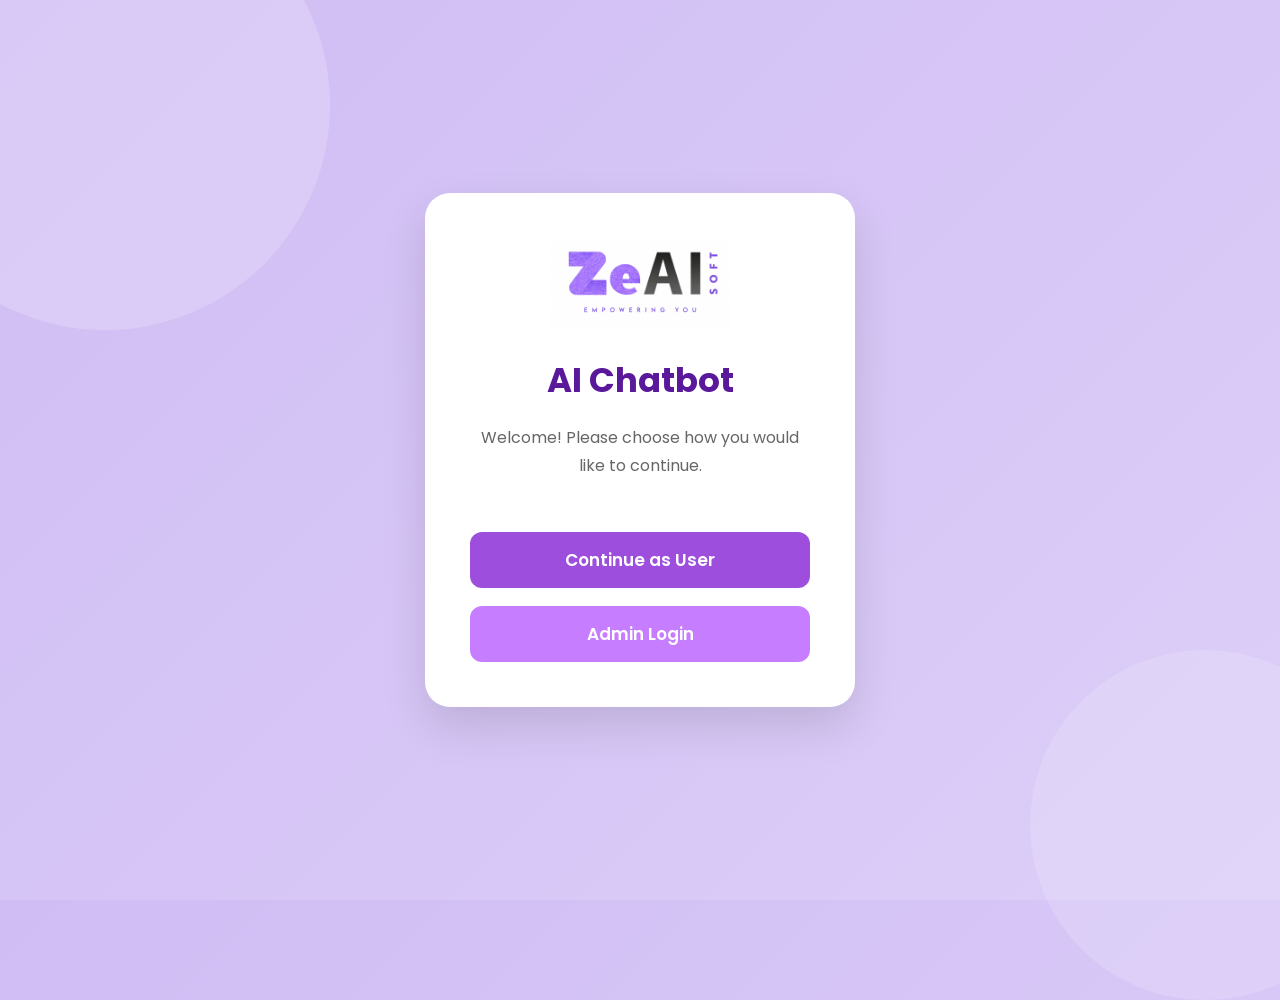
<file: frontend/index.html>
<!DOCTYPE html>
<html lang="en">
<head>
    <meta charset="UTF-8">
    <meta name="viewport" content="width=device-width, initial-scale=1.0">
    <title>ZAI Soft AI Chatbot</title>

    <link rel="stylesheet" href="landing.css">

    <link href="https://fonts.googleapis.com/css2?family=Poppins:wght@300;400;500;600;700&display=swap" rel="stylesheet">
</head>
<body>

    <div class="container">

        <div class="card">

            <img src="logo (2).jpeg" alt="ZAI Soft Logo" class="logo">

            <h2>AI Chatbot</h2>

            <p>
                Welcome! Please choose how you would like to continue.
            </p>

            <button class="user-btn" onclick="goUser()">
                Continue as User
            </button>

            <button class="admin-btn" onclick="goAdmin()">
                Admin Login
            </button>

        </div>

    </div>

<script src="landing.js"></script>

</body>
</html>
</file>
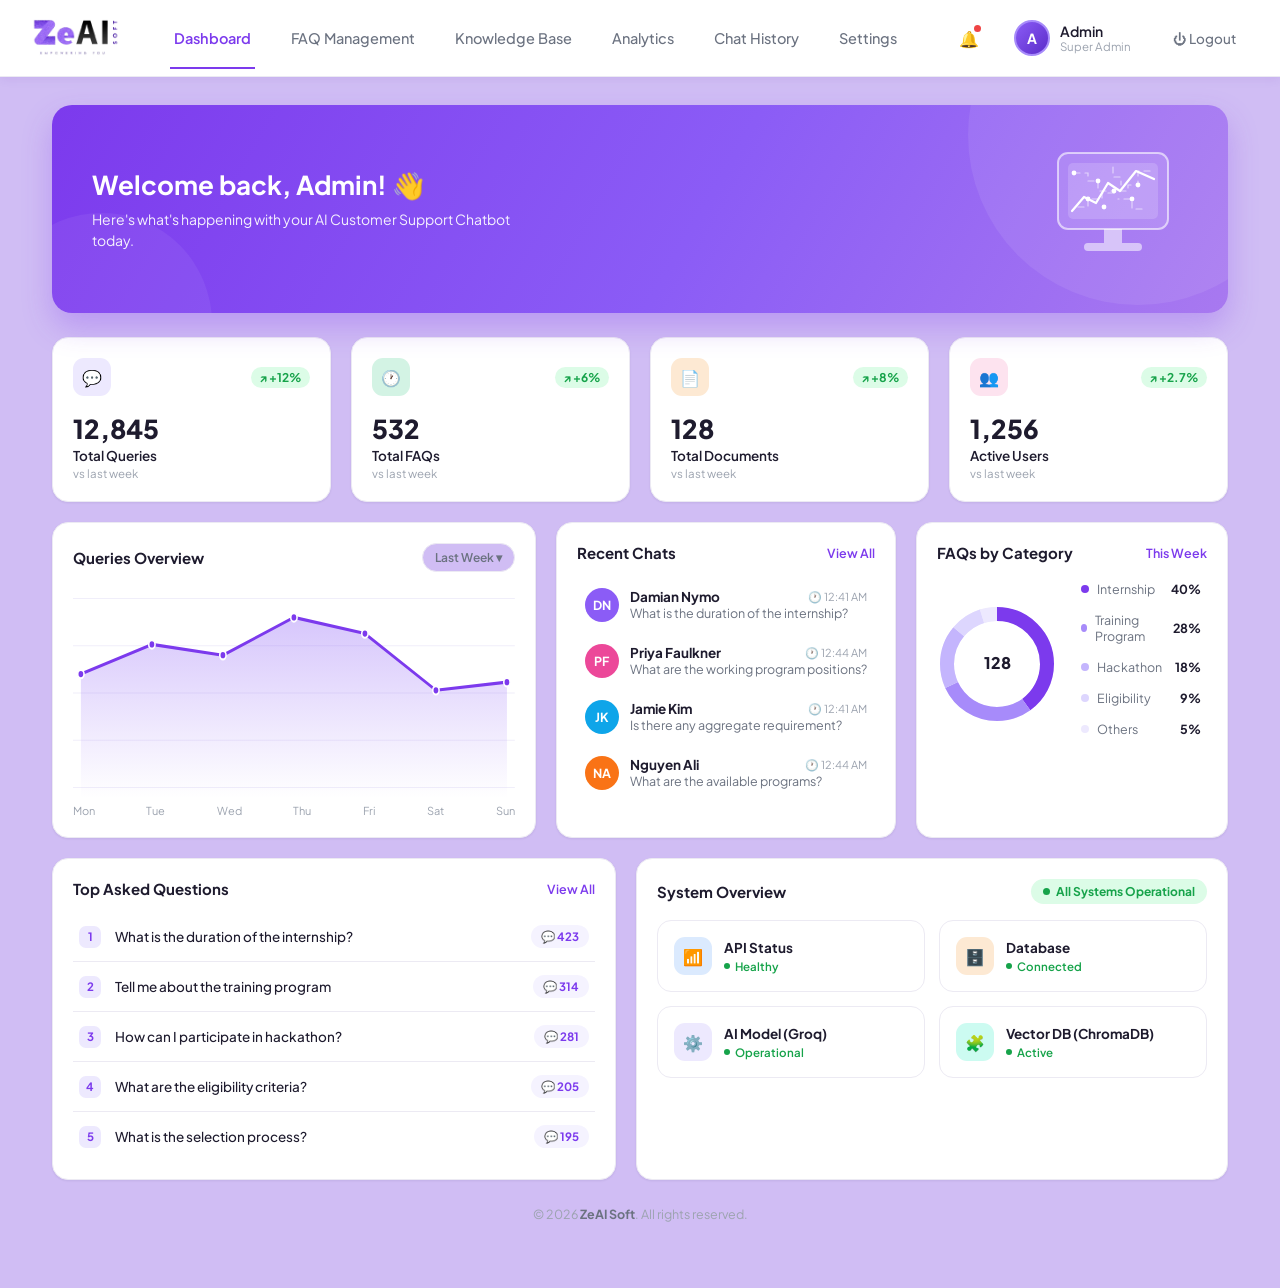
<file: frontend/admin/dashboard.html>
<!DOCTYPE html>
<html lang="en">
<head>
<meta charset="UTF-8">
<meta name="viewport" content="width=device-width, initial-scale=1.0">
<title>ZeAI Soft — Admin Dashboard</title>
<link rel="preconnect" href="https://fonts.googleapis.com">
<link rel="preconnect" href="https://fonts.gstatic.com" crossorigin>
<link href="https://fonts.googleapis.com/css2?family=Plus+Jakarta+Sans:wght@400;500;600;700;800&display=swap" rel="stylesheet">
<style>
  :root{
    --purple-900:#3d1a78;
    --purple-700:#5b2cc9;
    --purple-600:#7c3aed;
    --purple-500:#8b5cf6;
    --purple-400:#a78bfa;
    --purple-100:#ede9fe;
    --purple-50:#f5f3ff;
    --green:#16a34a;
    --green-bg:#dcfce7;
    --text-900:#1e1b2e;
    --text-600:#6b7280;
    --text-400:#9ca3af;
    --border:#eceaf3;
    --card-bg:#ffffff;
    --page-bg:#D0BDF4;
    --shadow: 0 1px 3px rgba(23,17,51,0.04), 0 1px 2px rgba(23,17,51,0.03);
    --shadow-hover: 0 12px 24px rgba(76,29,149,0.12), 0 4px 8px rgba(76,29,149,0.06);
  }
  *{box-sizing:border-box; margin:0; padding:0;}
  body{
    font-family:'Plus Jakarta Sans', -apple-system, BlinkMacSystemFont, Roboto, Helvetica, Arial, sans-serif;
    background:var(--page-bg);
    color:var(--text-900);
    -webkit-font-smoothing:antialiased;
  }

  /* ---------- Top Nav ---------- */
  .topnav{
    display:flex;
    align-items:center;
    justify-content:space-between;
    padding:14px 32px;
    background:var(--card-bg);
    border-bottom:1px solid var(--border);
    box-shadow:0 2px 10px rgba(76,29,149,0.08);
  }
  .brand{
    display:flex;
    align-items:center;
  }
  .brand img{
    height:38px;
    width:auto;
    display:block;
  }
  .nav-links{
    display:flex;
    gap:32px;
    list-style:none;
  }
  .nav-links li{
    font-size:14.5px;
    font-weight:500;
    color:var(--text-600);
    cursor:pointer;
    padding:8px 4px;
    position:relative;
    transition:color .25s ease;
  }
  .nav-links li::after{
    content:'';
    position:absolute;
    left:0; right:0; bottom:-14px;
    height:2px;
    background:var(--purple-600);
    transform:scaleX(0);
    transform-origin:center;
    transition:transform .25s ease;
  }
  .nav-links li:hover{ color:var(--text-900); }
  .nav-links li:hover::after{ transform:scaleX(1); }
  .nav-links li.active{ color:var(--purple-600); font-weight:600; }
  .nav-links li.active::after{ transform:scaleX(1); }

  .nav-right{
    display:flex;
    align-items:center;
    gap:20px;
  }
  .icon-btn{
    width:38px; height:38px;
    display:flex; align-items:center; justify-content:center;
    border-radius:10px;
    cursor:pointer;
    color:var(--text-600);
    transition:background .2s ease, transform .2s ease, color .2s ease;
    position:relative;
  }
  .icon-btn:hover{ background:var(--purple-50); color:var(--purple-600); transform:translateY(-1px); }
  .dot-badge{
    position:absolute; top:6px; right:7px;
    width:7px; height:7px; border-radius:50%;
    background:#ef4444;
    box-shadow:0 0 0 2px #fff;
  }
  .profile{
    display:flex; align-items:center; gap:10px;
    cursor:pointer;
    padding:6px 10px 6px 6px;
    border-radius:12px;
    transition:background .2s ease;
  }
  .profile:hover{ background:var(--purple-50); }
  .avatar{
    width:36px; height:36px;
    border-radius:50%;
    background:linear-gradient(135deg,var(--purple-500),var(--purple-700));
    display:flex; align-items:center; justify-content:center;
    color:#fff; font-weight:700; font-size:14px;
    border:2px solid var(--purple-400);
  }
  .profile-text{ line-height:1.2; }
  .profile-text .name{ font-size:14px; font-weight:600; }
  .profile-text .role{ font-size:11.5px; color:var(--text-400); }
  .logout-btn{
    font-size:13.5px; font-weight:500;
    color:var(--text-600);
    cursor:pointer;
    padding:8px 12px;
    border-radius:8px;
    transition:background .2s ease, color .2s ease;
  }
  .logout-btn:hover{ background:var(--purple-50); color:var(--purple-600); }

  /* ---------- Main container ---------- */
  .container{
    max-width:1240px;
    margin:0 auto;
    padding:28px 32px 60px;
  }

  /* ---------- Welcome banner ---------- */
  .welcome-banner{
    position:relative;
    overflow:hidden;
    background:linear-gradient(120deg, var(--purple-600) 0%, var(--purple-500) 55%, #a879f0 100%);
    border-radius:20px;
    padding:34px 40px;
    display:flex;
    align-items:center;
    justify-content:space-between;
    color:#fff;
    margin-bottom:24px;
    box-shadow:0 14px 30px rgba(124,58,237,0.28);
  }
  .welcome-banner::before{
    content:'';
    position:absolute;
    width:340px; height:340px;
    border-radius:50%;
    background:rgba(255,255,255,0.08);
    right:-80px; top:-140px;
  }
  .welcome-banner::after{
    content:'';
    position:absolute;
    width:220px; height:220px;
    border-radius:50%;
    background:rgba(255,255,255,0.06);
    left:-60px; bottom:-120px;
  }
  .welcome-left h1{
    font-size:26px;
    font-weight:700;
    margin-bottom:8px;
  }
  .welcome-left p{
    font-size:14px;
    opacity:0.92;
    line-height:1.5;
    max-width:420px;
  }
  .welcome-right{
    position:relative;
    z-index:1;
    width:150px;
    height:140px;
    display:flex;
    align-items:center;
    justify-content:center;
  }
  .circuit-computer{ width:100%; height:100%; overflow:visible; }
  .circuit-line{
    fill:none;
    stroke:rgba(255,255,255,0.55);
    stroke-width:1.2;
    stroke-linecap:round;
    stroke-dasharray:6 5;
    animation:circuit-flow 3.5s linear infinite;
  }
  .circuit-node{
    fill:#fff;
    animation:node-pulse 2.2s ease-in-out infinite;
  }
  @keyframes circuit-flow{
    to{ stroke-dashoffset:-110; }
  }
  @keyframes node-pulse{
    0%,100%{ opacity:.55; r:2; }
    50%{ opacity:1; r:3.2; }
  }
  .screen-glow{
    animation:glow-pulse 2.6s ease-in-out infinite;
  }
  @keyframes glow-pulse{
    0%,100%{ opacity:.55; }
    50%{ opacity:.9; }
  }

  /* ---------- Stat cards ---------- */
  .stats-grid{
    display:grid;
    grid-template-columns:repeat(4, 1fr);
    gap:20px;
    margin-bottom:20px;
  }
  .stat-card{
    background:var(--card-bg);
    border:1px solid var(--border);
    border-radius:16px;
    padding:20px;
    box-shadow:var(--shadow);
    transition:transform .28s cubic-bezier(.22,1,.36,1), box-shadow .28s ease, border-color .28s ease;
    cursor:pointer;
  }
  .stat-card:hover{
    transform:translateY(-5px);
    box-shadow:var(--shadow-hover);
    border-color:var(--purple-100);
  }
  .stat-top{
    display:flex; align-items:center; justify-content:space-between;
    margin-bottom:16px;
  }
  .stat-icon{
    width:38px; height:38px;
    border-radius:11px;
    display:flex; align-items:center; justify-content:center;
    transition:transform .3s ease;
  }
  .stat-card:hover .stat-icon{ transform:scale(1.08) rotate(-4deg); }
  .stat-icon.purple{ background:var(--purple-100); color:var(--purple-600); }
  .stat-icon.green{ background:#d3f3e4; color:#0f9d58; }
  .stat-icon.orange{ background:#fde9d3; color:#e08a2c; }
  .stat-icon.pink{ background:#fde3ef; color:#d6408f; }
  .stat-change{
    font-size:12px; font-weight:700;
    color:var(--green);
    background:var(--green-bg);
    padding:3px 8px;
    border-radius:20px;
    display:flex; align-items:center; gap:2px;
  }
  .stat-value{ font-size:26px; font-weight:800; margin-bottom:2px; }
  .stat-label{ font-size:13.5px; font-weight:600; color:var(--text-900); }
  .stat-sub{ font-size:11.5px; color:var(--text-400); margin-top:2px; }

  /* ---------- Middle row ---------- */
  .middle-grid{
    display:grid;
    grid-template-columns: 1.55fr 1fr 1fr;
    gap:20px;
    margin-bottom:20px;
  }
  .panel{
    background:var(--card-bg);
    border:1px solid var(--border);
    border-radius:16px;
    padding:20px;
    box-shadow:var(--shadow);
    transition:box-shadow .3s ease, transform .3s ease;
  }
  .panel:hover{ box-shadow:var(--shadow-hover); }
  .panel-head{
    display:flex; align-items:center; justify-content:space-between;
    margin-bottom:16px;
  }
  .panel-title{ font-size:15px; font-weight:700; }
  .pill-select{
    font-size:12px; font-weight:600;
    color:var(--text-600);
    background:var(--page-bg);
    border:1px solid var(--border);
    padding:6px 12px;
    border-radius:20px;
    cursor:pointer;
    transition:background .2s ease, border-color .2s ease;
  }
  .pill-select:hover{ background:var(--purple-50); border-color:var(--purple-300,#c4b5fd); }
  .link-small{
    font-size:12.5px; font-weight:600;
    color:var(--purple-600);
    cursor:pointer;
    user-select:none;
    transition:opacity .2s ease;
  }
  .link-small:hover{ opacity:.65; text-decoration:underline; }

  /* chart */
  .chart-wrap{ width:100%; height:210px; position:relative; }
  .chart-wrap svg{ width:100%; height:100%; overflow:visible; }
  .chart-axis-labels{
    display:flex; justify-content:space-between;
    margin-top:6px;
    font-size:11px; color:var(--text-400);
  }
  .chart-point{
    transition: r .2s ease;
    cursor:pointer;
  }
  .chart-point:hover{ r:6; }
  .chart-tooltip{
    position:absolute;
    background:var(--text-900);
    color:#fff;
    font-size:11px;
    font-weight:600;
    padding:5px 9px;
    border-radius:7px;
    pointer-events:none;
    opacity:0;
    transform:translate(-50%,-130%);
    transition:opacity .15s ease;
    white-space:nowrap;
  }

  /* recent chats */
  .chat-item{
    display:flex; align-items:flex-start; gap:11px;
    padding:10px 8px;
    border-radius:12px;
    cursor:pointer;
    transition:background .2s ease, transform .2s ease;
    margin-bottom:2px;
  }
  .chat-item:hover{ background:var(--purple-50); transform:translateX(2px); }
  .chat-avatar{
    width:34px; height:34px; min-width:34px;
    border-radius:50%;
    display:flex; align-items:center; justify-content:center;
    color:#fff; font-weight:700; font-size:12.5px;
  }
  .chat-info{ flex:1; min-width:0; }
  .chat-name-row{ display:flex; align-items:center; justify-content:space-between; gap:6px; }
  .chat-name{ font-size:13.5px; font-weight:700; }
  .chat-time{ font-size:11px; color:var(--text-400); white-space:nowrap; }
  .chat-msg{
    font-size:12.5px; color:var(--text-600);
    white-space:nowrap; overflow:hidden; text-overflow:ellipsis;
  }

  /* donut panel */
  .donut-wrap{ display:flex; align-items:center; gap:18px; }
  .donut-svg{ width:120px; height:120px; flex-shrink:0; }
  .donut-svg circle{
    transition: stroke-dashoffset 1.2s cubic-bezier(.22,1,.36,1);
  }
  .donut-center{
    font-size:16px; font-weight:800;
  }
  .legend{ flex:1; }
  .legend-item{
    display:flex; align-items:center; justify-content:space-between;
    font-size:12.5px;
    margin-bottom:9px;
    cursor:pointer;
    padding:3px 6px;
    border-radius:6px;
    transition:background .2s ease;
  }
  .legend-item:hover{ background:var(--purple-50); }
  .legend-left{ display:flex; align-items:center; gap:8px; color:var(--text-600); }
  .legend-dot{ width:8px; height:8px; border-radius:50%; }
  .legend-item span.value{ font-weight:700; color:var(--text-900); }

  /* ---------- Bottom row ---------- */
  .bottom-grid{
    display:grid;
    grid-template-columns: 1fr 1.05fr;
    gap:20px;
  }
  .question-row{
    display:flex; align-items:center; gap:14px;
    padding:11px 6px;
    border-radius:10px;
    cursor:pointer;
    transition:background .2s ease, padding-left .2s ease;
  }
  .question-row:hover{ background:var(--purple-50); padding-left:12px; }
  .question-num{
    width:22px; height:22px;
    border-radius:7px;
    background:var(--purple-100);
    color:var(--purple-600);
    font-size:11.5px; font-weight:700;
    display:flex; align-items:center; justify-content:center;
    flex-shrink:0;
  }
  .question-text{ flex:1; font-size:13.5px; font-weight:500; color:var(--text-900); }
  .question-count{
    font-size:11.5px; font-weight:700; color:var(--purple-600);
    background:var(--purple-50);
    padding:4px 10px;
    border-radius:20px;
    display:flex; align-items:center; gap:4px;
  }
  #chatList, #questionsList{
    max-height:400px;
    overflow-y:auto;
    transition:max-height .35s ease;
    scrollbar-width:thin;
    scrollbar-color:var(--purple-300,#c4b5fd) transparent;
  }
  #chatList::-webkit-scrollbar, #questionsList::-webkit-scrollbar{ width:6px; }
  #chatList::-webkit-scrollbar-thumb, #questionsList::-webkit-scrollbar-thumb{
    background:#ddd3fb; border-radius:10px;
  }
  .fade-in-item{
    animation:fadeInItem .3s ease both;
  }
  @keyframes fadeInItem{
    from{ opacity:0; transform:translateY(-6px); }
    to{ opacity:1; transform:translateY(0); }
  }
  .divider{ height:1px; background:var(--border); margin:2px 0; }

  .status-badge{
    font-size:12px; font-weight:700;
    color:var(--green);
    background:var(--green-bg);
    padding:5px 12px;
    border-radius:20px;
    display:flex; align-items:center; gap:6px;
  }
  .status-badge .pulse{
    width:7px; height:7px; border-radius:50%;
    background:var(--green);
    animation:pulse-dot 1.8s infinite;
  }
  @keyframes pulse-dot{
    0%{ box-shadow:0 0 0 0 rgba(22,163,74,0.5); }
    70%{ box-shadow:0 0 0 6px rgba(22,163,74,0); }
    100%{ box-shadow:0 0 0 0 rgba(22,163,74,0); }
  }
  .system-grid{
    display:grid;
    grid-template-columns:1fr 1fr;
    gap:14px;
    margin-top:16px;
  }
  .system-card{
    display:flex; align-items:center; gap:12px;
    padding:16px;
    border:1px solid var(--border);
    border-radius:14px;
    transition:border-color .25s ease, transform .25s ease, box-shadow .25s ease;
    cursor:pointer;
  }
  .system-card:hover{
    border-color:var(--purple-400);
    transform:translateY(-3px);
    box-shadow:0 8px 18px rgba(124,58,237,0.1);
  }
  .system-icon{
    width:38px; height:38px;
    border-radius:11px;
    display:flex; align-items:center; justify-content:center;
    flex-shrink:0;
  }
  .system-icon.blue{ background:#dbeafe; color:#2563eb; }
  .system-icon.orange{ background:#fde9d3; color:#e08a2c; }
  .system-icon.purple{ background:var(--purple-100); color:var(--purple-600); }
  .system-icon.teal{ background:#ccfbf1; color:#0d9488; }
  .system-name{ font-size:13.5px; font-weight:700; margin-bottom:3px; }
  .system-status{
    font-size:11.5px; font-weight:600; color:var(--green);
    display:flex; align-items:center; gap:5px;
  }
  .system-status .dot{
    width:6px; height:6px; border-radius:50%;
    background:var(--green);
  }

  footer{
    text-align:center;
    font-size:12.5px;
    color:var(--text-400);
    padding:26px 0 6px;
  }
  footer b{ color:var(--text-600); }

  @media (max-width: 1100px){
    .stats-grid{ grid-template-columns:repeat(2,1fr); }
    .middle-grid{ grid-template-columns:1fr; }
    .bottom-grid{ grid-template-columns:1fr; }
    .nav-links{ display:none; }
  }
</style>
</head>
<body>

<nav class="topnav">
  <div class="brand"><img src="[data-uri]" alt="ZeAI Soft logo"></div>
  <ul class="nav-links">
    <li class="active" onclick="window.location.href='dashboard.html'">Dashboard</li>

    <li onclick="window.location.href='faq-management-admin.html'">
        FAQ Management
    </li>

    <li onclick="window.location.href='knowledge-base-admin.html'">
        Knowledge Base
    </li>

    <li onclick="window.location.href='analytics.html'">
        Analytics
    </li>

    <li onclick="window.location.href='chathistory.html'">
        Chat History
    </li>

    <li onclick="window.location.href='settings.html'">
        Settings
    </li>
</ul>
  <div class="nav-right">
    <div class="icon-btn" title="Notifications">
      🔔<span class="dot-badge"></span>
    </div>
    <div class="profile">
      <div class="avatar">A</div>
      <div class="profile-text">
        <div class="name">Admin</div>
        <div class="role">Super Admin</div>
      </div>
    </div>
    <div class="logout-btn">⏻ Logout</div>
  </div>
</nav>

<div class="container">

  <!-- Welcome banner -->
  <div class="welcome-banner">
    <div class="welcome-left">
      <h1>Welcome back, Admin! 👋</h1>
      <p>Here's what's happening with your AI Customer Support Chatbot today.</p>
    </div>
    <div class="welcome-right">
      <svg class="circuit-computer" viewBox="0 0 150 140">
        <!-- monitor body -->
        <rect x="20" y="14" width="110" height="76" rx="10" fill="rgba(255,255,255,0.12)" stroke="rgba(255,255,255,0.6)" stroke-width="2"/>
        <!-- screen -->
        <rect class="screen-glow" x="30" y="24" width="90" height="56" rx="5" fill="rgba(255,255,255,0.16)"/>
        <!-- stand -->
        <rect x="66" y="90" width="18" height="14" fill="rgba(255,255,255,0.55)"/>
        <rect x="46" y="104" width="58" height="8" rx="4" fill="rgba(255,255,255,0.55)"/>
        <!-- circuit traces on screen, echoing the logo's circuit texture -->
        <path class="circuit-line" d="M36 34 h14 v8 h10 v10 h16" />
        <path class="circuit-line" d="M112 32 h-12 v14 h-10 v6 h-8" />
        <path class="circuit-line" d="M40 68 h10 v-8 h14 v-6 h12" />
        <path class="circuit-line" d="M104 70 h-10 v-10 h-14" />
        <path class="circuit-line" d="M75 28 v10 h8 v8" />
        <circle class="circuit-node" cx="36" cy="34" r="2.4"/>
        <circle class="circuit-node" cx="60" cy="42" r="2.4"/>
        <circle class="circuit-node" cx="76" cy="52" r="2.4"/>
        <circle class="circuit-node" cx="100" cy="46" r="2.4"/>
        <circle class="circuit-node" cx="50" cy="60" r="2.4"/>
        <circle class="circuit-node" cx="94" cy="60" r="2.4"/>
        <circle class="circuit-node" cx="66" cy="68" r="2.4"/>
        <!-- growth chart on screen -->
        <polyline points="34,72 46,58 58,64 70,44 82,52 98,32 116,40" fill="none" stroke="#fff" stroke-width="2.2" stroke-linecap="round" stroke-linejoin="round" id="sparkline"/>
      </svg>
    </div>
  </div>

  <!-- Stat cards -->
  <div class="stats-grid">
    <div class="stat-card">
      <div class="stat-top">
        <div class="stat-icon purple">💬</div>
        <div class="stat-change">↗ +12%</div>
      </div>
      <div class="stat-value" data-count="12845">0</div>
      <div class="stat-label">Total Queries</div>
      <div class="stat-sub">vs last week</div>
    </div>
    <div class="stat-card">
      <div class="stat-top">
        <div class="stat-icon green">🕐</div>
        <div class="stat-change">↗ +6%</div>
      </div>
      <div class="stat-value" data-count="532">0</div>
      <div class="stat-label">Total FAQs</div>
      <div class="stat-sub">vs last week</div>
    </div>
    <div class="stat-card">
      <div class="stat-top">
        <div class="stat-icon orange">📄</div>
        <div class="stat-change">↗ +8%</div>
      </div>
      <div class="stat-value" data-count="128">0</div>
      <div class="stat-label">Total Documents</div>
      <div class="stat-sub">vs last week</div>
    </div>
    <div class="stat-card">
      <div class="stat-top">
        <div class="stat-icon pink">👥</div>
        <div class="stat-change">↗ +2.7%</div>
      </div>
      <div class="stat-value" data-count="1256">0</div>
      <div class="stat-label">Active Users</div>
      <div class="stat-sub">vs last week</div>
    </div>
  </div>

  <!-- Middle row -->
  <div class="middle-grid">
    <!-- Queries Overview -->
    <div class="panel">
      <div class="panel-head">
        <div class="panel-title">Queries Overview</div>
        <div class="pill-select">Last Week ▾</div>
      </div>
      <div class="chart-wrap">
        <svg viewBox="0 0 560 200" preserveAspectRatio="none">
          <defs>
            <linearGradient id="areaGrad" x1="0" y1="0" x2="0" y2="1">
              <stop offset="0%" stop-color="#8b5cf6" stop-opacity="0.35"/>
              <stop offset="100%" stop-color="#8b5cf6" stop-opacity="0"/>
            </linearGradient>
          </defs>
          <g stroke="#f0eefa" stroke-width="1">
            <line x1="0" y1="10" x2="560" y2="10"/>
            <line x1="0" y1="55" x2="560" y2="55"/>
            <line x1="0" y1="100" x2="560" y2="100"/>
            <line x1="0" y1="145" x2="560" y2="145"/>
            <line x1="0" y1="190" x2="560" y2="190"/>
          </g>
          <path id="areaPath" d="" fill="url(#areaGrad)" opacity="0"/>
          <path id="linePath" d="" fill="none" stroke="#7c3aed" stroke-width="3" stroke-linecap="round" stroke-linejoin="round"
                stroke-dasharray="1000" stroke-dashoffset="1000"/>
          <g id="pointsGroup"></g>
        </svg>
        <div class="chart-tooltip" id="chartTooltip"></div>
      </div>
      <div class="chart-axis-labels">
        <span>Mon</span><span>Tue</span><span>Wed</span><span>Thu</span><span>Fri</span><span>Sat</span><span>Sun</span>
      </div>
    </div>

    <!-- Recent Chats -->
    <div class="panel">
      <div class="panel-head">
        <div class="panel-title">Recent Chats</div>
        <div class="link-small" id="chatsViewAll">View All</div>
      </div>
      <div id="chatList"></div>
    </div>

    <!-- FAQs by Category -->
    <div class="panel">
      <div class="panel-head">
        <div class="panel-title">FAQs by Category</div>
        <div class="link-small">This Week</div>
      </div>
      <div class="donut-wrap">
        <div class="donut-svg">
          <svg viewBox="0 0 120 120" style="transform:rotate(-90deg)">
            <circle cx="60" cy="60" r="50" fill="none" stroke="#f2effc" stroke-width="14"/>
            <g id="donutSegments"></g>
          </svg>
        </div>
        <div class="legend" id="legendList"></div>
      </div>
    </div>
  </div>

  <!-- Bottom row -->
  <div class="bottom-grid">
    <div class="panel">
      <div class="panel-head">
        <div class="panel-title">Top Asked Questions</div>
        <div class="link-small" id="questionsViewAll">View All</div>
      </div>
      <div id="questionsList"></div>
    </div>

    <div class="panel">
      <div class="panel-head">
        <div class="panel-title">System Overview</div>
        <div class="status-badge"><span class="pulse"></span> All Systems Operational</div>
      </div>
      <div class="system-grid">
        <div class="system-card">
          <div class="system-icon blue">📶</div>
          <div>
            <div class="system-name">API Status</div>
            <div class="system-status"><span class="dot"></span> Healthy</div>
          </div>
        </div>
        <div class="system-card">
          <div class="system-icon orange">🗄️</div>
          <div>
            <div class="system-name">Database</div>
            <div class="system-status"><span class="dot"></span> Connected</div>
          </div>
        </div>
        <div class="system-card">
          <div class="system-icon purple">⚙️</div>
          <div>
            <div class="system-name">AI Model (Groq)</div>
            <div class="system-status"><span class="dot"></span> Operational</div>
          </div>
        </div>
        <div class="system-card">
          <div class="system-icon teal">🧩</div>
          <div>
            <div class="system-name">Vector DB (ChromaDB)</div>
            <div class="system-status"><span class="dot"></span> Active</div>
          </div>
        </div>
      </div>
    </div>
  </div>

  <footer>© 2026 <b>ZeAI Soft</b>. All rights reserved.</footer>
</div>

<script>
/* ---------- Count-up numbers ---------- */
document.querySelectorAll('.stat-value').forEach(el=>{
  const target = parseInt(el.getAttribute('data-count'),10);
  let cur = 0;
  const duration = 1200;
  const start = performance.now();
  function tick(now){
    const p = Math.min((now-start)/duration,1);
    const eased = 1 - Math.pow(1-p,3);
    cur = Math.floor(eased*target);
    el.textContent = cur.toLocaleString();
    if(p<1) requestAnimationFrame(tick);
    else el.textContent = target.toLocaleString();
  }
  requestAnimationFrame(tick);
});

/* ---------- Line chart ---------- */
const chartData = [4200, 5300, 4900, 6300, 5700, 3600, 3900]; // sample weekly queries
const days = ['Mon','Tue','Wed','Thu','Fri','Sat','Sun'];
const maxVal = 7000;
const w = 560, h = 200, padX = 10;
const stepX = (w - padX*2) / (chartData.length - 1);

function yFor(v){ return h - (v/maxVal)*(h-20) - 10; }

let linePoints = chartData.map((v,i)=> [padX + i*stepX, yFor(v)]);
let lineD = linePoints.map((p,i)=> (i===0?'M':'L') + p[0].toFixed(1) + ',' + p[1].toFixed(1)).join(' ');
let areaD = lineD + ` L${padX + (chartData.length-1)*stepX},${h} L${padX},${h} Z`;

const linePathEl = document.getElementById('linePath');
const areaPathEl = document.getElementById('areaPath');
linePathEl.setAttribute('d', lineD);
areaPathEl.setAttribute('d', areaD);

const pointsGroup = document.getElementById('pointsGroup');
const tooltip = document.getElementById('chartTooltip');
const chartWrap = document.querySelector('.chart-wrap');

linePoints.forEach((p,i)=>{
  const c = document.createElementNS('http://www.w3.org/2000/svg','circle');
  c.setAttribute('cx', p[0]);
  c.setAttribute('cy', p[1]);
  c.setAttribute('r', 4);
  c.setAttribute('fill', '#7c3aed');
  c.setAttribute('stroke', '#fff');
  c.setAttribute('stroke-width', 2);
  c.classList.add('chart-point');
  c.style.opacity = 0;
  c.style.transition = 'opacity .4s ease ' + (0.9 + i*0.05) + 's';
  c.addEventListener('mouseenter', (e)=>{
    const rect = chartWrap.getBoundingClientRect();
    const svgRect = c.ownerSVGElement.getBoundingClientRect();
    const scaleX = svgRect.width / w;
    const scaleY = svgRect.height / h;
    tooltip.style.left = (p[0]*scaleX) + 'px';
    tooltip.style.top = (p[1]*scaleY) + 'px';
    tooltip.textContent = days[i] + ': ' + chartData[i].toLocaleString();
    tooltip.style.opacity = 1;
  });
  c.addEventListener('mouseleave', ()=>{ tooltip.style.opacity = 0; });
  pointsGroup.appendChild(c);
  requestAnimationFrame(()=>{ c.style.opacity = 1; });
});

// animate line draw + area fade in
requestAnimationFrame(()=>{
  linePathEl.style.transition = 'stroke-dashoffset 1.4s cubic-bezier(.22,1,.36,1)';
  linePathEl.style.strokeDashoffset = 0;
  setTimeout(()=>{
    areaPathEl.style.transition = 'opacity .8s ease';
    areaPathEl.style.opacity = 1;
  }, 700);
});

/* ---------- Mini sparkline (banner) draw-in ---------- */
const spark = document.getElementById('sparkline');
const sparkLen = spark.getTotalLength();
spark.style.strokeDasharray = sparkLen;
spark.style.strokeDashoffset = sparkLen;
requestAnimationFrame(()=>{
  spark.style.transition = 'stroke-dashoffset 1.4s ease .3s';
  spark.style.strokeDashoffset = 0;
});

/* ---------- Recent Chats ---------- */
const chats = [
  {name:'Damian Nymo', msg:'What is the duration of the internship?', time:'12:41 AM', color:'#8b5cf6', initials:'DN'},
  {name:'Priya Faulkner', msg:'What are the working program positions?', time:'12:44 AM', color:'#ec4899', initials:'PF'},
  {name:'Jamie Kim', msg:'Is there any aggregate requirement?', time:'12:41 AM', color:'#0ea5e9', initials:'JK'},
  {name:'Nguyen Ali', msg:'What are the available programs?', time:'12:44 AM', color:'#f97316', initials:'NA'},
  {name:'Sofia Rossi', msg:'Can I apply for more than one program?', time:'12:52 AM', color:'#22c55e', initials:'SR'},
  {name:'Ahmed Karim', msg:'When does the hackathon registration close?', time:'1:03 AM', color:'#eab308', initials:'AK'},
  {name:'Lena Novak', msg:'Is the internship paid or unpaid?', time:'1:10 AM', color:'#06b6d4', initials:'LN'},
  {name:'Marco Silva', msg:'Do you offer remote training options?', time:'1:22 AM', color:'#a855f7', initials:'MS'},
];
const chatList = document.getElementById('chatList');
const chatsViewAll = document.getElementById('chatsViewAll');
const CHAT_PREVIEW_COUNT = 4;
let chatsExpanded = false;

function renderChats(){
  chatList.innerHTML = '';
  const list = chatsExpanded ? chats : chats.slice(0, CHAT_PREVIEW_COUNT);
  list.forEach((c,i)=>{
    const div = document.createElement('div');
    div.className = 'chat-item fade-in-item';
    div.style.animationDelay = (i*0.04) + 's';
    div.innerHTML = `
      <div class="chat-avatar" style="background:${c.color}">${c.initials}</div>
      <div class="chat-info">
        <div class="chat-name-row">
          <div class="chat-name">${c.name}</div>
          <div class="chat-time">🕐 ${c.time}</div>
        </div>
        <div class="chat-msg">${c.msg}</div>
      </div>`;
    chatList.appendChild(div);
  });
}
renderChats();
chatsViewAll.addEventListener('click', ()=>{
  chatsExpanded = !chatsExpanded;
  chatsViewAll.textContent = chatsExpanded ? 'View Less' : 'View All';
  renderChats();
});

/* ---------- FAQs by Category Donut ---------- */
const categories = [
  {label:'Internship', value:40, color:'#7c3aed'},
  {label:'Training Program', value:28, color:'#a78bfa'},
  {label:'Hackathon', value:18, color:'#c4b5fd'},
  {label:'Eligibility', value:9, color:'#ddd6fe'},
  {label:'Others', value:5, color:'#ede9fe'},
];
const donutGroup = document.getElementById('donutSegments');
const legendList = document.getElementById('legendList');
const R = 50, CIRC = 2*Math.PI*R;
let offsetAcc = 0;
categories.forEach((cat,i)=>{
  const seg = document.createElementNS('http://www.w3.org/2000/svg','circle');
  seg.setAttribute('cx',60); seg.setAttribute('cy',60); seg.setAttribute('r',R);
  seg.setAttribute('fill','none');
  seg.setAttribute('stroke', cat.color);
  seg.setAttribute('stroke-width', 14);
  const segLen = (cat.value/100)*CIRC;
  seg.setAttribute('stroke-dasharray', `0 ${CIRC}`);
  seg.setAttribute('stroke-dashoffset', -offsetAcc);
  seg.style.cursor='pointer';
  seg.style.transition = `stroke-dasharray 1s cubic-bezier(.22,1,.36,1) ${0.2+i*0.12}s, filter .2s ease`;
  seg.addEventListener('mouseenter', ()=>{ seg.style.filter='brightness(1.15)'; seg.setAttribute('stroke-width', 17); });
  seg.addEventListener('mouseleave', ()=>{ seg.style.filter='none'; seg.setAttribute('stroke-width', 14); });
  donutGroup.appendChild(seg);
  offsetAcc += segLen;
  requestAnimationFrame(()=>{
    seg.setAttribute('stroke-dasharray', `${segLen} ${CIRC-segLen}`);
  });

  const li = document.createElement('div');
  li.className = 'legend-item';
  li.innerHTML = `<div class="legend-left"><span class="legend-dot" style="background:${cat.color}"></span>${cat.label}</div><span class="value">${cat.value}%</span>`;
  li.addEventListener('mouseenter', ()=>{ seg.style.filter='brightness(1.15)'; seg.setAttribute('stroke-width', 17); });
  li.addEventListener('mouseleave', ()=>{ seg.style.filter='none'; seg.setAttribute('stroke-width', 14); });
  legendList.appendChild(li);
});
document.querySelector('.donut-svg').insertAdjacentHTML('beforeend','');
document.querySelector('.donut-wrap').insertAdjacentHTML('afterbegin','');
// center label
const donutSvg = document.querySelector('.donut-svg svg');
const centerText = document.createElementNS('http://www.w3.org/2000/svg','text');
centerText.setAttribute('x',60); centerText.setAttribute('y',65);
centerText.setAttribute('text-anchor','middle');
centerText.setAttribute('transform','rotate(90 60 60)');
centerText.setAttribute('font-size','16');
centerText.setAttribute('font-weight','800');
centerText.setAttribute('fill','#1e1b2e');
centerText.textContent = '128';
donutSvg.appendChild(centerText);

/* ---------- Top Asked Questions ---------- */
const questions = [
  {q:'What is the duration of the internship?', count:423},
  {q:'Tell me about the training program', count:314},
  {q:'How can I participate in hackathon?', count:281},
  {q:'What are the eligibility criteria?', count:205},
  {q:'What is the selection process?', count:195},
  {q:'Can I apply for more than one program?', count:168},
  {q:'Is the internship paid or unpaid?', count:142},
  {q:'Do you offer remote training options?', count:120},
  {q:'When does the hackathon registration close?', count:97},
  {q:'What documents are required to apply?', count:74},
];
const questionsList = document.getElementById('questionsList');
const questionsViewAll = document.getElementById('questionsViewAll');
const QUESTIONS_PREVIEW_COUNT = 5;
let questionsExpanded = false;

function renderQuestions(){
  questionsList.innerHTML = '';
  const list = questionsExpanded ? questions : questions.slice(0, QUESTIONS_PREVIEW_COUNT);
  list.forEach((item,i)=>{
    const row = document.createElement('div');
    row.className = 'question-row fade-in-item';
    row.style.animationDelay = (i*0.04) + 's';
    row.innerHTML = `
      <div class="question-num">${i+1}</div>
      <div class="question-text">${item.q}</div>
      <div class="question-count">💬 ${item.count}</div>`;
    questionsList.appendChild(row);
    if(i < list.length-1){
      const div = document.createElement('div');
      div.className = 'divider';
      questionsList.appendChild(div);
    }
  });
}
renderQuestions();
questionsViewAll.addEventListener('click', ()=>{
  questionsExpanded = !questionsExpanded;
  questionsViewAll.textContent = questionsExpanded ? 'View Less' : 'View All';
  renderQuestions();
});
</script>
</body>
</html>
</file>
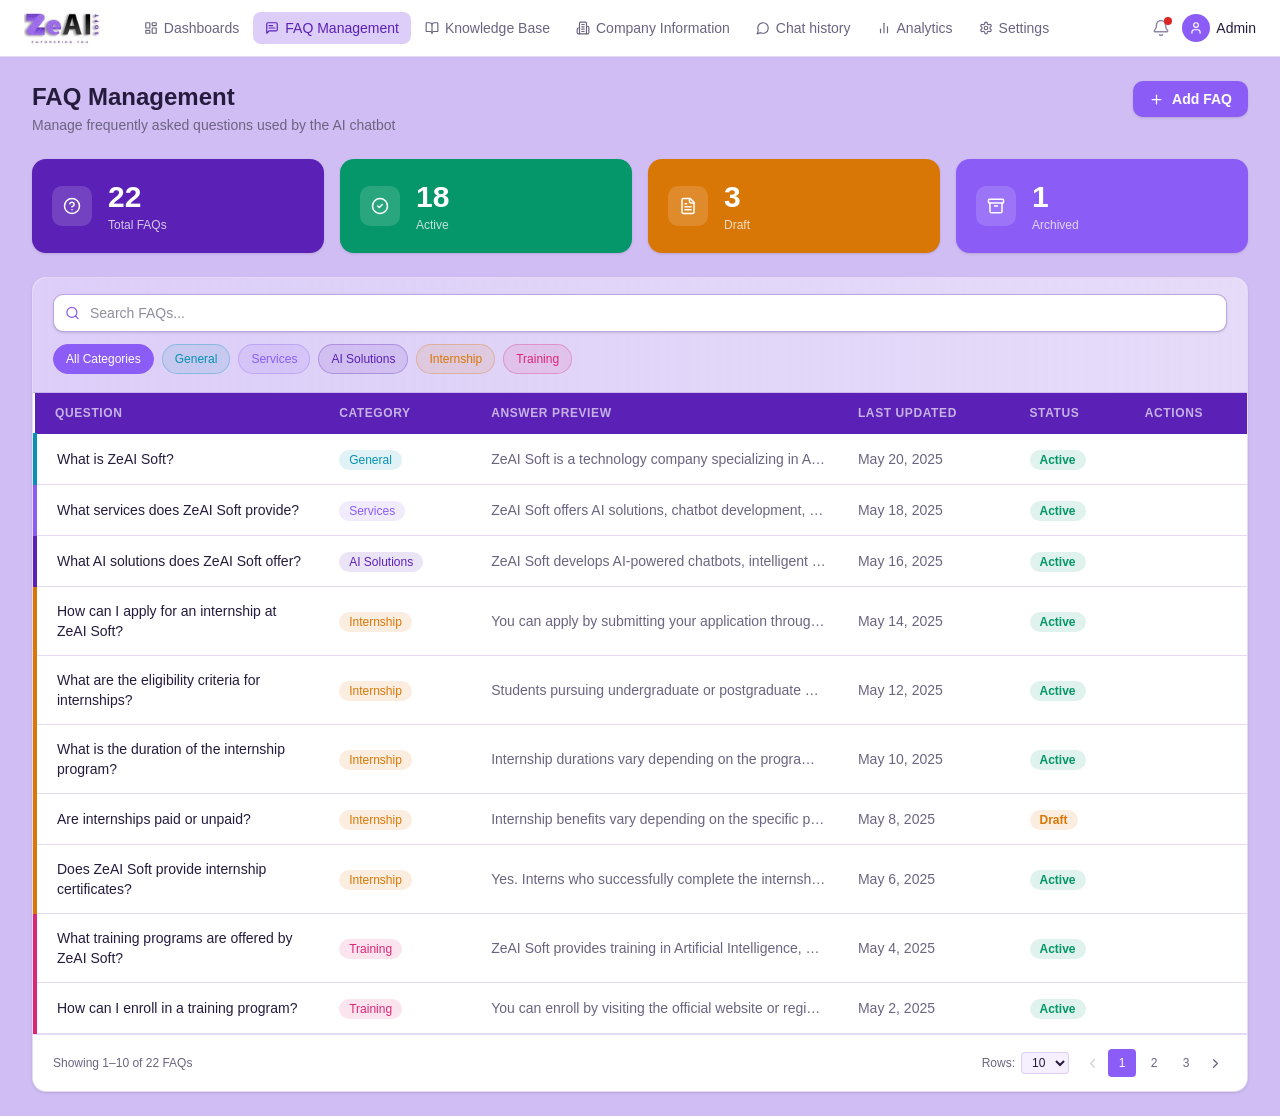
<file: frontend/admin/faq-management-admin.html>
<!DOCTYPE html>
<html lang="en">
<head>
<meta charset="UTF-8" />
<meta name="viewport" content="width=device-width, initial-scale=1.0" />
<title>FAQ Management</title>
<style>
html, body { height: 100%; margin: 0; } #root { height: 100%; }
@import"https://fonts.googleapis.com/css2?family=Inter:wght@400;500;600;700&display=swap";/*! tailwindcss v4.1.12 | MIT License | https://tailwindcss.com */@layer properties{@supports (((-webkit-hyphens:none)) and (not (margin-trim:inline))) or ((-moz-orient:inline) and (not (color:rgb(from red r g b)))){*,:before,:after,::backdrop{--tw-translate-x:0;--tw-translate-y:0;--tw-translate-z:0;--tw-rotate-x:initial;--tw-rotate-y:initial;--tw-rotate-z:initial;--tw-skew-x:initial;--tw-skew-y:initial;--tw-space-x-reverse:0;--tw-border-style:solid;--tw-leading:initial;--tw-font-weight:initial;--tw-tracking:initial;--tw-ordinal:initial;--tw-slashed-zero:initial;--tw-numeric-figure:initial;--tw-numeric-spacing:initial;--tw-numeric-fraction:initial;--tw-shadow:0 0 #0000;--tw-shadow-color:initial;--tw-shadow-alpha:100%;--tw-inset-shadow:0 0 #0000;--tw-inset-shadow-color:initial;--tw-inset-shadow-alpha:100%;--tw-ring-color:initial;--tw-ring-shadow:0 0 #0000;--tw-inset-ring-color:initial;--tw-inset-ring-shadow:0 0 #0000;--tw-ring-inset:initial;--tw-ring-offset-width:0px;--tw-ring-offset-color:#fff;--tw-ring-offset-shadow:0 0 #0000;--tw-outline-style:solid;--tw-duration:initial;--tw-ease:initial;--tw-content:"";--tw-animation-delay:0s;--tw-animation-direction:normal;--tw-animation-duration:initial;--tw-animation-fill-mode:none;--tw-animation-iteration-count:1;--tw-enter-blur:0;--tw-enter-opacity:1;--tw-enter-rotate:0;--tw-enter-scale:1;--tw-enter-translate-x:0;--tw-enter-translate-y:0;--tw-exit-blur:0;--tw-exit-opacity:1;--tw-exit-rotate:0;--tw-exit-scale:1;--tw-exit-translate-x:0;--tw-exit-translate-y:0}}}@layer theme{:root,:host{--font-sans:ui-sans-serif,system-ui,sans-serif,"Apple Color Emoji","Segoe UI Emoji","Segoe UI Symbol","Noto Color Emoji";--font-mono:ui-monospace,SFMono-Regular,Menlo,Monaco,Consolas,"Liberation Mono","Courier New",monospace;--color-gray-100:oklch(96.7% .003 264.542);--color-black:#000;--color-white:#fff;--spacing:.25rem;--breakpoint-2xl:96rem;--container-sm:24rem;--container-lg:32rem;--text-xs:.75rem;--text-xs--line-height:calc(1/.75);--text-sm:.875rem;--text-sm--line-height:calc(1.25/.875);--text-base:1rem;--text-base--line-height: 1.5 ;--text-lg:1.125rem;--text-lg--line-height:calc(1.75/1.125);--text-xl:1.25rem;--text-xl--line-height:calc(1.75/1.25);--text-2xl:1.5rem;--text-2xl--line-height:calc(2/1.5);--text-3xl:1.875rem;--text-3xl--line-height: 1.2 ;--font-weight-normal:400;--font-weight-medium:500;--font-weight-semibold:600;--font-weight-bold:700;--tracking-tight:-.025em;--tracking-wider:.05em;--tracking-widest:.1em;--leading-snug:1.375;--leading-relaxed:1.625;--radius-xs:.125rem;--ease-in-out:cubic-bezier(.4,0,.2,1);--animate-pulse:pulse 2s cubic-bezier(.4,0,.6,1)infinite;--aspect-video:16/9;--default-transition-duration:.15s;--default-transition-timing-function:cubic-bezier(.4,0,.2,1);--default-font-family:var(--font-sans);--default-mono-font-family:var(--font-mono);--color-border:var(--border)}}@layer base{*,:after,:before,::backdrop{box-sizing:border-box;border:0 solid;margin:0;padding:0}::file-selector-button{box-sizing:border-box;border:0 solid;margin:0;padding:0}html,:host{-webkit-text-size-adjust:100%;-moz-tab-size:4;tab-size:4;line-height:1.5;font-family:var(--default-font-family,ui-sans-serif,system-ui,sans-serif,"Apple Color Emoji","Segoe UI Emoji","Segoe UI Symbol","Noto Color Emoji");font-feature-settings:var(--default-font-feature-settings,normal);font-variation-settings:var(--default-font-variation-settings,normal);-webkit-tap-highlight-color:transparent}hr{height:0;color:inherit;border-top-width:1px}abbr:where([title]){-webkit-text-decoration:underline dotted;text-decoration:underline dotted}h1,h2,h3,h4,h5,h6{font-size:inherit;font-weight:inherit}a{color:inherit;-webkit-text-decoration:inherit;text-decoration:inherit}b,strong{font-weight:bolder}code,kbd,samp,pre{font-family:var(--default-mono-font-family,ui-monospace,SFMono-Regular,Menlo,Monaco,Consolas,"Liberation Mono","Courier New",monospace);font-feature-settings:var(--default-mono-font-feature-settings,normal);font-variation-settings:var(--default-mono-font-variation-settings,normal);font-size:1em}small{font-size:80%}sub,sup{vertical-align:baseline;font-size:75%;line-height:0;position:relative}sub{bottom:-.25em}sup{top:-.5em}table{text-indent:0;border-color:inherit;border-collapse:collapse}:-moz-focusring{outline:auto}progress{vertical-align:baseline}summary{display:list-item}ol,ul,menu{list-style:none}img,svg,video,canvas,audio,iframe,embed,object{vertical-align:middle;display:block}img,video{max-width:100%;height:auto}button,input,select,optgroup,textarea{font:inherit;font-feature-settings:inherit;font-variation-settings:inherit;letter-spacing:inherit;color:inherit;opacity:1;background-color:#0000;border-radius:0}::file-selector-button{font:inherit;font-feature-settings:inherit;font-variation-settings:inherit;letter-spacing:inherit;color:inherit;opacity:1;background-color:#0000;border-radius:0}:where(select:is([multiple],[size])) optgroup{font-weight:bolder}:where(select:is([multiple],[size])) optgroup option{padding-inline-start:20px}::file-selector-button{margin-inline-end:4px}::placeholder{opacity:1}@supports (not ((-webkit-appearance:-apple-pay-button))) or (contain-intrinsic-size:1px){::placeholder{color:currentColor}@supports (color:color-mix(in lab,red,red)){::placeholder{color:color-mix(in oklab,currentcolor 50%,transparent)}}}textarea{resize:vertical}::-webkit-search-decoration{-webkit-appearance:none}::-webkit-date-and-time-value{min-height:1lh;text-align:inherit}::-webkit-datetime-edit{display:inline-flex}::-webkit-datetime-edit-fields-wrapper{padding:0}::-webkit-datetime-edit{padding-block:0}::-webkit-datetime-edit-year-field{padding-block:0}::-webkit-datetime-edit-month-field{padding-block:0}::-webkit-datetime-edit-day-field{padding-block:0}::-webkit-datetime-edit-hour-field{padding-block:0}::-webkit-datetime-edit-minute-field{padding-block:0}::-webkit-datetime-edit-second-field{padding-block:0}::-webkit-datetime-edit-millisecond-field{padding-block:0}::-webkit-datetime-edit-meridiem-field{padding-block:0}::-webkit-calendar-picker-indicator{line-height:1}:-moz-ui-invalid{box-shadow:none}button,input:where([type=button],[type=reset],[type=submit]){-webkit-appearance:button;-moz-appearance:button;appearance:button}::file-selector-button{-webkit-appearance:button;-moz-appearance:button;appearance:button}::-webkit-inner-spin-button{height:auto}::-webkit-outer-spin-button{height:auto}[hidden]:where(:not([hidden=until-found])){display:none!important}*{border-color:var(--border);outline-color:var(--ring)}@supports (color:color-mix(in lab,red,red)){*{outline-color:color-mix(in oklab,var(--ring)50%,transparent)}}body{background-color:var(--background);color:var(--foreground)}html{font-size:var(--font-size)}h1{font-size:var(--text-2xl);font-weight:var(--font-weight-medium);line-height:1.5}h2{font-size:var(--text-xl);font-weight:var(--font-weight-medium);line-height:1.5}h3{font-size:var(--text-lg);font-weight:var(--font-weight-medium);line-height:1.5}h4,label,button{font-size:var(--text-base);font-weight:var(--font-weight-medium);line-height:1.5}input{font-size:var(--text-base);font-weight:var(--font-weight-normal);line-height:1.5}}@layer components;@layer utilities{.\@container\/card-header{container:card-header/inline-size}.pointer-events-none{pointer-events:none}.invisible{visibility:hidden}.sr-only{clip:rect(0,0,0,0);white-space:nowrap;border-width:0;width:1px;height:1px;margin:-1px;padding:0;position:absolute;overflow:hidden}.absolute{position:absolute}.fixed{position:fixed}.relative{position:relative}.sticky{position:sticky}.inset-0{inset:calc(var(--spacing)*0)}.inset-x-0{inset-inline:calc(var(--spacing)*0)}.inset-y-0{inset-block:calc(var(--spacing)*0)}.-top-0\.5{top:calc(var(--spacing)*-.5)}.-top-12{top:calc(var(--spacing)*-12)}.top-0{top:calc(var(--spacing)*0)}.top-1\.5{top:calc(var(--spacing)*1.5)}.top-1\/2{top:50%}.top-3\.5{top:calc(var(--spacing)*3.5)}.top-4{top:calc(var(--spacing)*4)}.top-\[1px\]{top:1px}.top-\[50\%\]{top:50%}.top-\[60\%\]{top:60%}.top-full{top:100%}.-right-0\.5{right:calc(var(--spacing)*-.5)}.-right-12{right:calc(var(--spacing)*-12)}.right-0{right:calc(var(--spacing)*0)}.right-1{right:calc(var(--spacing)*1)}.right-2{right:calc(var(--spacing)*2)}.right-3{right:calc(var(--spacing)*3)}.right-4{right:calc(var(--spacing)*4)}.-bottom-12{bottom:calc(var(--spacing)*-12)}.bottom-0{bottom:calc(var(--spacing)*0)}.-left-12{left:calc(var(--spacing)*-12)}.left-0{left:calc(var(--spacing)*0)}.left-1{left:calc(var(--spacing)*1)}.left-1\/2{left:50%}.left-2{left:calc(var(--spacing)*2)}.left-3{left:calc(var(--spacing)*3)}.left-\[50\%\]{left:50%}.isolate{isolation:isolate}.z-10{z-index:10}.z-20{z-index:20}.z-40{z-index:40}.z-50{z-index:50}.z-\[1\]{z-index:1}.col-start-2{grid-column-start:2}.row-span-2{grid-row:span 2/span 2}.row-start-1{grid-row-start:1}.-mx-1{margin-inline:calc(var(--spacing)*-1)}.mx-2{margin-inline:calc(var(--spacing)*2)}.mx-3\.5{margin-inline:calc(var(--spacing)*3.5)}.mx-auto{margin-inline:auto}.my-0\.5{margin-block:calc(var(--spacing)*.5)}.my-1{margin-block:calc(var(--spacing)*1)}.-mt-4{margin-top:calc(var(--spacing)*-4)}.mt-0\.5{margin-top:calc(var(--spacing)*.5)}.mt-1\.5{margin-top:calc(var(--spacing)*1.5)}.mt-2{margin-top:calc(var(--spacing)*2)}.mt-4{margin-top:calc(var(--spacing)*4)}.mt-auto{margin-top:auto}.mr-2{margin-right:calc(var(--spacing)*2)}.mb-2{margin-bottom:calc(var(--spacing)*2)}.mb-3{margin-bottom:calc(var(--spacing)*3)}.mb-5{margin-bottom:calc(var(--spacing)*5)}.-ml-4{margin-left:calc(var(--spacing)*-4)}.ml-1{margin-left:calc(var(--spacing)*1)}.ml-2{margin-left:calc(var(--spacing)*2)}.ml-auto{margin-left:auto}.line-clamp-1{-webkit-line-clamp:1;-webkit-box-orient:vertical;display:-webkit-box;overflow:hidden}.line-clamp-2{-webkit-line-clamp:2;-webkit-box-orient:vertical;display:-webkit-box;overflow:hidden}.block{display:block}.flex{display:flex}.grid{display:grid}.hidden{display:none}.inline-block{display:inline-block}.inline-flex{display:inline-flex}.table{display:table}.table-caption{display:table-caption}.table-cell{display:table-cell}.table-row{display:table-row}.field-sizing-content{field-sizing:content}.aspect-square{aspect-ratio:1}.aspect-video{aspect-ratio:var(--aspect-video)}.size-2{width:calc(var(--spacing)*2);height:calc(var(--spacing)*2)}.size-2\.5{width:calc(var(--spacing)*2.5);height:calc(var(--spacing)*2.5)}.size-3{width:calc(var(--spacing)*3);height:calc(var(--spacing)*3)}.size-3\.5{width:calc(var(--spacing)*3.5);height:calc(var(--spacing)*3.5)}.size-4{width:calc(var(--spacing)*4);height:calc(var(--spacing)*4)}.size-7{width:calc(var(--spacing)*7);height:calc(var(--spacing)*7)}.size-8{width:calc(var(--spacing)*8);height:calc(var(--spacing)*8)}.size-9{width:calc(var(--spacing)*9);height:calc(var(--spacing)*9)}.size-10{width:calc(var(--spacing)*10);height:calc(var(--spacing)*10)}.size-full{width:100%;height:100%}.h-1\.5{height:calc(var(--spacing)*1.5)}.h-2{height:calc(var(--spacing)*2)}.h-2\.5{height:calc(var(--spacing)*2.5)}.h-4{height:calc(var(--spacing)*4)}.h-5{height:calc(var(--spacing)*5)}.h-7{height:calc(var(--spacing)*7)}.h-8{height:calc(var(--spacing)*8)}.h-9{height:calc(var(--spacing)*9)}.h-10{height:calc(var(--spacing)*10)}.h-12{height:calc(var(--spacing)*12)}.h-14{height:calc(var(--spacing)*14)}.h-\[1\.15rem\]{height:1.15rem}.h-\[calc\(100\%-1px\)\]{height:calc(100% - 1px)}.h-\[var\(--radix-navigation-menu-viewport-height\)\]{height:var(--radix-navigation-menu-viewport-height)}.h-\[var\(--radix-select-trigger-height\)\]{height:var(--radix-select-trigger-height)}.h-auto{height:auto}.h-full{height:100%}.h-px{height:1px}.h-svh{height:100svh}.max-h-\(--radix-context-menu-content-available-height\){max-height:var(--radix-context-menu-content-available-height)}.max-h-\(--radix-dropdown-menu-content-available-height\){max-height:var(--radix-dropdown-menu-content-available-height)}.max-h-\(--radix-select-content-available-height\){max-height:var(--radix-select-content-available-height)}.max-h-\[300px\]{max-height:300px}.min-h-0{min-height:calc(var(--spacing)*0)}.min-h-4{min-height:calc(var(--spacing)*4)}.min-h-16{min-height:calc(var(--spacing)*16)}.min-h-screen{min-height:100vh}.min-h-svh{min-height:100svh}.w-\(--sidebar-width\){width:var(--sidebar-width)}.w-0{width:calc(var(--spacing)*0)}.w-1{width:calc(var(--spacing)*1)}.w-2{width:calc(var(--spacing)*2)}.w-2\.5{width:calc(var(--spacing)*2.5)}.w-3{width:calc(var(--spacing)*3)}.w-3\/4{width:75%}.w-4{width:calc(var(--spacing)*4)}.w-5{width:calc(var(--spacing)*5)}.w-7{width:calc(var(--spacing)*7)}.w-8{width:calc(var(--spacing)*8)}.w-9{width:calc(var(--spacing)*9)}.w-64{width:calc(var(--spacing)*64)}.w-72{width:calc(var(--spacing)*72)}.w-\[100px\]{width:100px}.w-auto{width:auto}.w-fit{width:fit-content}.w-full{width:100%}.w-max{width:max-content}.w-px{width:1px}.max-w-\(--skeleton-width\){max-width:var(--skeleton-width)}.max-w-\[220px\]{max-width:220px}.max-w-\[280px\]{max-width:280px}.max-w-\[calc\(100\%-2rem\)\]{max-width:calc(100% - 2rem)}.max-w-max{max-width:max-content}.max-w-screen-2xl{max-width:var(--breakpoint-2xl)}.min-w-0{min-width:calc(var(--spacing)*0)}.min-w-5{min-width:calc(var(--spacing)*5)}.min-w-8{min-width:calc(var(--spacing)*8)}.min-w-9{min-width:calc(var(--spacing)*9)}.min-w-10{min-width:calc(var(--spacing)*10)}.min-w-\[8rem\]{min-width:8rem}.min-w-\[12rem\]{min-width:12rem}.min-w-\[var\(--radix-select-trigger-width\)\]{min-width:var(--radix-select-trigger-width)}.flex-1{flex:1}.shrink-0{flex-shrink:0}.grow{flex-grow:1}.grow-0{flex-grow:0}.basis-full{flex-basis:100%}.caption-bottom{caption-side:bottom}.border-collapse{border-collapse:collapse}.origin-\(--radix-context-menu-content-transform-origin\){transform-origin:var(--radix-context-menu-content-transform-origin)}.origin-\(--radix-dropdown-menu-content-transform-origin\){transform-origin:var(--radix-dropdown-menu-content-transform-origin)}.origin-\(--radix-hover-card-content-transform-origin\){transform-origin:var(--radix-hover-card-content-transform-origin)}.origin-\(--radix-menubar-content-transform-origin\){transform-origin:var(--radix-menubar-content-transform-origin)}.origin-\(--radix-popover-content-transform-origin\){transform-origin:var(--radix-popover-content-transform-origin)}.origin-\(--radix-select-content-transform-origin\){transform-origin:var(--radix-select-content-transform-origin)}.origin-\(--radix-tooltip-content-transform-origin\){transform-origin:var(--radix-tooltip-content-transform-origin)}.-translate-x-1\/2{--tw-translate-x: -50% ;translate:var(--tw-translate-x)var(--tw-translate-y)}.-translate-x-px{--tw-translate-x:-1px;translate:var(--tw-translate-x)var(--tw-translate-y)}.translate-x-\[-50\%\]{--tw-translate-x:-50%;translate:var(--tw-translate-x)var(--tw-translate-y)}.translate-x-px{--tw-translate-x:1px;translate:var(--tw-translate-x)var(--tw-translate-y)}.-translate-y-1\/2{--tw-translate-y: -50% ;translate:var(--tw-translate-x)var(--tw-translate-y)}.translate-y-0\.5{--tw-translate-y:calc(var(--spacing)*.5);translate:var(--tw-translate-x)var(--tw-translate-y)}.translate-y-\[-50\%\]{--tw-translate-y:-50%;translate:var(--tw-translate-x)var(--tw-translate-y)}.translate-y-\[calc\(-50\%_-_2px\)\]{--tw-translate-y: calc(-50% - 2px) ;translate:var(--tw-translate-x)var(--tw-translate-y)}.rotate-45{rotate:45deg}.rotate-90{rotate:90deg}.transform{transform:var(--tw-rotate-x,)var(--tw-rotate-y,)var(--tw-rotate-z,)var(--tw-skew-x,)var(--tw-skew-y,)}.animate-caret-blink{animation:1.25s ease-out infinite caret-blink}.animate-in{animation:enter var(--tw-animation-duration,var(--tw-duration,.15s))var(--tw-ease,ease)var(--tw-animation-delay,0s)var(--tw-animation-iteration-count,1)var(--tw-animation-direction,normal)var(--tw-animation-fill-mode,none)}.animate-pulse{animation:var(--animate-pulse)}.cursor-default{cursor:default}.cursor-pointer{cursor:pointer}.touch-none{touch-action:none}.resize-none{resize:none}.scroll-my-1{scroll-margin-block:calc(var(--spacing)*1)}.scroll-py-1{scroll-padding-block:calc(var(--spacing)*1)}.list-none{list-style-type:none}.auto-rows-min{grid-auto-rows:min-content}.grid-cols-2{grid-template-columns:repeat(2,minmax(0,1fr))}.grid-cols-\[0_1fr\]{grid-template-columns:0 1fr}.grid-rows-\[auto_auto\]{grid-template-rows:auto auto}.flex-col{flex-direction:column}.flex-col-reverse{flex-direction:column-reverse}.flex-row{flex-direction:row}.flex-wrap{flex-wrap:wrap}.items-center{align-items:center}.items-end{align-items:flex-end}.items-start{align-items:flex-start}.items-stretch{align-items:stretch}.justify-between{justify-content:space-between}.justify-center{justify-content:center}.justify-items-start{justify-items:start}.gap-0\.5{gap:calc(var(--spacing)*.5)}.gap-1{gap:calc(var(--spacing)*1)}.gap-1\.5{gap:calc(var(--spacing)*1.5)}.gap-2{gap:calc(var(--spacing)*2)}.gap-3{gap:calc(var(--spacing)*3)}.gap-4{gap:calc(var(--spacing)*4)}.gap-6{gap:calc(var(--spacing)*6)}:where(.space-x-1>:not(:last-child)){--tw-space-x-reverse:0;margin-inline-start:calc(calc(var(--spacing)*1)*var(--tw-space-x-reverse));margin-inline-end:calc(calc(var(--spacing)*1)*calc(1 - var(--tw-space-x-reverse)))}.gap-y-0\.5{row-gap:calc(var(--spacing)*.5)}.self-start{align-self:flex-start}.justify-self-end{justify-self:flex-end}.truncate{text-overflow:ellipsis;white-space:nowrap;overflow:hidden}.overflow-auto{overflow:auto}.overflow-hidden{overflow:hidden}.overflow-x-auto{overflow-x:auto}.overflow-x-hidden{overflow-x:hidden}.overflow-y-auto{overflow-y:auto}.rounded{border-radius:.25rem}.rounded-\[2px\]{border-radius:2px}.rounded-\[4px\]{border-radius:4px}.rounded-\[inherit\]{border-radius:inherit}.rounded-full{border-radius:3.40282e38px}.rounded-lg{border-radius:var(--radius)}.rounded-md{border-radius:calc(var(--radius) - 2px)}.rounded-none{border-radius:0}.rounded-sm{border-radius:calc(var(--radius) - 4px)}.rounded-xl{border-radius:calc(var(--radius) + 4px)}.rounded-xs{border-radius:var(--radius-xs)}.rounded-tl-sm{border-top-left-radius:calc(var(--radius) - 4px)}.border{border-style:var(--tw-border-style);border-width:1px}.border-\[1\.5px\]{border-style:var(--tw-border-style);border-width:1.5px}.border-y{border-block-style:var(--tw-border-style);border-block-width:1px}.border-t{border-top-style:var(--tw-border-style);border-top-width:1px}.border-r{border-right-style:var(--tw-border-style);border-right-width:1px}.border-b{border-bottom-style:var(--tw-border-style);border-bottom-width:1px}.border-l{border-left-style:var(--tw-border-style);border-left-width:1px}.border-l-4{border-left-style:var(--tw-border-style);border-left-width:4px}.border-dashed{--tw-border-style:dashed;border-style:dashed}.border-\(--color-border\){border-color:var(--color-border)}.border-border\/50{border-color:var(--border)}@supports (color:color-mix(in lab,red,red)){.border-border\/50{border-color:color-mix(in oklab,var(--border)50%,transparent)}}.border-input{border-color:var(--input)}.border-primary{border-color:var(--primary)}.border-sidebar-border{border-color:var(--sidebar-border)}.border-transparent{border-color:#0000}.border-t-transparent{border-top-color:#0000}.border-l-transparent{border-left-color:#0000}.bg-\(--color-bg\){background-color:var(--color-bg)}.bg-accent{background-color:var(--accent)}.bg-background{background-color:var(--background)}.bg-black\/30{background-color:#0000004d}@supports (color:color-mix(in lab,red,red)){.bg-black\/30{background-color:color-mix(in oklab,var(--color-black)30%,transparent)}}.bg-black\/50{background-color:#00000080}@supports (color:color-mix(in lab,red,red)){.bg-black\/50{background-color:color-mix(in oklab,var(--color-black)50%,transparent)}}.bg-border{background-color:var(--border)}.bg-card{background-color:var(--card)}.bg-destructive{background-color:var(--destructive)}.bg-foreground{background-color:var(--foreground)}.bg-gray-100{background-color:var(--color-gray-100)}.bg-input-background{background-color:var(--input-background)}.bg-muted,.bg-muted\/50{background-color:var(--muted)}@supports (color:color-mix(in lab,red,red)){.bg-muted\/50{background-color:color-mix(in oklab,var(--muted)50%,transparent)}}.bg-popover{background-color:var(--popover)}.bg-primary,.bg-primary\/20{background-color:var(--primary)}@supports (color:color-mix(in lab,red,red)){.bg-primary\/20{background-color:color-mix(in oklab,var(--primary)20%,transparent)}}.bg-secondary{background-color:var(--secondary)}.bg-sidebar{background-color:var(--sidebar)}.bg-sidebar-border{background-color:var(--sidebar-border)}.bg-transparent{background-color:#0000}.fill-current{fill:currentColor}.fill-primary{fill:var(--primary)}.object-contain{object-fit:contain}.p-0{padding:calc(var(--spacing)*0)}.p-1{padding:calc(var(--spacing)*1)}.p-1\.5{padding:calc(var(--spacing)*1.5)}.p-2{padding:calc(var(--spacing)*2)}.p-3{padding:calc(var(--spacing)*3)}.p-4{padding:calc(var(--spacing)*4)}.p-6{padding:calc(var(--spacing)*6)}.p-\[3px\]{padding:3px}.p-px{padding:1px}.px-1{padding-inline:calc(var(--spacing)*1)}.px-1\.5{padding-inline:calc(var(--spacing)*1.5)}.px-2{padding-inline:calc(var(--spacing)*2)}.px-2\.5{padding-inline:calc(var(--spacing)*2.5)}.px-3{padding-inline:calc(var(--spacing)*3)}.px-4{padding-inline:calc(var(--spacing)*4)}.px-5{padding-inline:calc(var(--spacing)*5)}.px-6{padding-inline:calc(var(--spacing)*6)}.py-0\.5{padding-block:calc(var(--spacing)*.5)}.py-1{padding-block:calc(var(--spacing)*1)}.py-1\.5{padding-block:calc(var(--spacing)*1.5)}.py-2{padding-block:calc(var(--spacing)*2)}.py-2\.5{padding-block:calc(var(--spacing)*2.5)}.py-3{padding-block:calc(var(--spacing)*3)}.py-3\.5{padding-block:calc(var(--spacing)*3.5)}.py-4{padding-block:calc(var(--spacing)*4)}.py-5{padding-block:calc(var(--spacing)*5)}.py-6{padding-block:calc(var(--spacing)*6)}.py-10{padding-block:calc(var(--spacing)*10)}.pt-0{padding-top:calc(var(--spacing)*0)}.pt-1{padding-top:calc(var(--spacing)*1)}.pt-3{padding-top:calc(var(--spacing)*3)}.pt-4{padding-top:calc(var(--spacing)*4)}.pt-6{padding-top:calc(var(--spacing)*6)}.pr-2{padding-right:calc(var(--spacing)*2)}.pr-2\.5{padding-right:calc(var(--spacing)*2.5)}.pr-4{padding-right:calc(var(--spacing)*4)}.pr-8{padding-right:calc(var(--spacing)*8)}.pb-0\.5{padding-bottom:calc(var(--spacing)*.5)}.pb-3{padding-bottom:calc(var(--spacing)*3)}.pb-4{padding-bottom:calc(var(--spacing)*4)}.pb-6{padding-bottom:calc(var(--spacing)*6)}.pl-2{padding-left:calc(var(--spacing)*2)}.pl-4{padding-left:calc(var(--spacing)*4)}.pl-5{padding-left:calc(var(--spacing)*5)}.pl-8{padding-left:calc(var(--spacing)*8)}.pl-9{padding-left:calc(var(--spacing)*9)}.text-center{text-align:center}.text-left{text-align:left}.align-middle{vertical-align:middle}.font-mono{font-family:var(--font-mono)}.text-2xl{font-size:var(--text-2xl);line-height:var(--tw-leading,var(--text-2xl--line-height))}.text-base{font-size:var(--text-base);line-height:var(--tw-leading,var(--text-base--line-height))}.text-lg{font-size:var(--text-lg);line-height:var(--tw-leading,var(--text-lg--line-height))}.text-sm{font-size:var(--text-sm);line-height:var(--tw-leading,var(--text-sm--line-height))}.text-xl{font-size:var(--text-xl);line-height:var(--tw-leading,var(--text-xl--line-height))}.text-xs{font-size:var(--text-xs);line-height:var(--tw-leading,var(--text-xs--line-height))}.text-\[0\.8rem\]{font-size:.8rem}.leading-none{--tw-leading:1;line-height:1}.leading-snug{--tw-leading:var(--leading-snug);line-height:var(--leading-snug)}.font-bold{--tw-font-weight:var(--font-weight-bold);font-weight:var(--font-weight-bold)}.font-medium{--tw-font-weight:var(--font-weight-medium);font-weight:var(--font-weight-medium)}.font-normal{--tw-font-weight:var(--font-weight-normal);font-weight:var(--font-weight-normal)}.font-semibold{--tw-font-weight:var(--font-weight-semibold);font-weight:var(--font-weight-semibold)}.tracking-tight{--tw-tracking:var(--tracking-tight);letter-spacing:var(--tracking-tight)}.tracking-wider{--tw-tracking:var(--tracking-wider);letter-spacing:var(--tracking-wider)}.tracking-widest{--tw-tracking:var(--tracking-widest);letter-spacing:var(--tracking-widest)}.text-balance{text-wrap:balance}.break-words{overflow-wrap:break-word}.whitespace-nowrap{white-space:nowrap}.text-accent-foreground{color:var(--accent-foreground)}.text-card-foreground{color:var(--card-foreground)}.text-current{color:currentColor}.text-destructive{color:var(--destructive)}.text-foreground{color:var(--foreground)}.text-muted-foreground{color:var(--muted-foreground)}.text-popover-foreground{color:var(--popover-foreground)}.text-primary{color:var(--primary)}.text-primary-foreground{color:var(--primary-foreground)}.text-secondary-foreground{color:var(--secondary-foreground)}.text-sidebar-foreground,.text-sidebar-foreground\/70{color:var(--sidebar-foreground)}@supports (color:color-mix(in lab,red,red)){.text-sidebar-foreground\/70{color:color-mix(in oklab,var(--sidebar-foreground)70%,transparent)}}.text-white{color:var(--color-white)}.uppercase{text-transform:uppercase}.tabular-nums{--tw-numeric-spacing:tabular-nums;font-variant-numeric:var(--tw-ordinal,)var(--tw-slashed-zero,)var(--tw-numeric-figure,)var(--tw-numeric-spacing,)var(--tw-numeric-fraction,)}.underline-offset-4{text-underline-offset:4px}.opacity-0{opacity:0}.opacity-50{opacity:.5}.opacity-70{opacity:.7}.shadow{--tw-shadow:0 1px 3px 0 var(--tw-shadow-color,#0000001a),0 1px 2px -1px var(--tw-shadow-color,#0000001a);box-shadow:var(--tw-inset-shadow),var(--tw-inset-ring-shadow),var(--tw-ring-offset-shadow),var(--tw-ring-shadow),var(--tw-shadow)}.shadow-2xl{--tw-shadow:0 25px 50px -12px var(--tw-shadow-color,#00000040);box-shadow:var(--tw-inset-shadow),var(--tw-inset-ring-shadow),var(--tw-ring-offset-shadow),var(--tw-ring-shadow),var(--tw-shadow)}.shadow-\[0_0_0_1px_hsl\(var\(--sidebar-border\)\)\]{--tw-shadow:0 0 0 1px var(--tw-shadow-color,hsl(var(--sidebar-border)));box-shadow:var(--tw-inset-shadow),var(--tw-inset-ring-shadow),var(--tw-ring-offset-shadow),var(--tw-ring-shadow),var(--tw-shadow)}.shadow-lg{--tw-shadow:0 10px 15px -3px var(--tw-shadow-color,#0000001a),0 4px 6px -4px var(--tw-shadow-color,#0000001a);box-shadow:var(--tw-inset-shadow),var(--tw-inset-ring-shadow),var(--tw-ring-offset-shadow),var(--tw-ring-shadow),var(--tw-shadow)}.shadow-md{--tw-shadow:0 4px 6px -1px var(--tw-shadow-color,#0000001a),0 2px 4px -2px var(--tw-shadow-color,#0000001a);box-shadow:var(--tw-inset-shadow),var(--tw-inset-ring-shadow),var(--tw-ring-offset-shadow),var(--tw-ring-shadow),var(--tw-shadow)}.shadow-none{--tw-shadow:0 0 #0000;box-shadow:var(--tw-inset-shadow),var(--tw-inset-ring-shadow),var(--tw-ring-offset-shadow),var(--tw-ring-shadow),var(--tw-shadow)}.shadow-sm{--tw-shadow:0 1px 3px 0 var(--tw-shadow-color,#0000001a),0 1px 2px -1px var(--tw-shadow-color,#0000001a);box-shadow:var(--tw-inset-shadow),var(--tw-inset-ring-shadow),var(--tw-ring-offset-shadow),var(--tw-ring-shadow),var(--tw-shadow)}.shadow-xl{--tw-shadow:0 20px 25px -5px var(--tw-shadow-color,#0000001a),0 8px 10px -6px var(--tw-shadow-color,#0000001a);box-shadow:var(--tw-inset-shadow),var(--tw-inset-ring-shadow),var(--tw-ring-offset-shadow),var(--tw-ring-shadow),var(--tw-shadow)}.shadow-xs{--tw-shadow:0 1px 2px 0 var(--tw-shadow-color,#0000000d);box-shadow:var(--tw-inset-shadow),var(--tw-inset-ring-shadow),var(--tw-ring-offset-shadow),var(--tw-ring-shadow),var(--tw-shadow)}.ring-0{--tw-ring-shadow:var(--tw-ring-inset,)0 0 0 calc(0px + var(--tw-ring-offset-width))var(--tw-ring-color,currentcolor);box-shadow:var(--tw-inset-shadow),var(--tw-inset-ring-shadow),var(--tw-ring-offset-shadow),var(--tw-ring-shadow),var(--tw-shadow)}.ring-ring\/50{--tw-ring-color:var(--ring)}@supports (color:color-mix(in lab,red,red)){.ring-ring\/50{--tw-ring-color:color-mix(in oklab,var(--ring)50%,transparent)}}.ring-sidebar-ring{--tw-ring-color:var(--sidebar-ring)}.ring-offset-background{--tw-ring-offset-color:var(--background)}.outline-hidden{--tw-outline-style:none;outline-style:none}@media(forced-colors:active){.outline-hidden{outline-offset:2px;outline:2px solid #0000}}.outline{outline-style:var(--tw-outline-style);outline-width:1px}.transition{transition-property:color,background-color,border-color,outline-color,text-decoration-color,fill,stroke,--tw-gradient-from,--tw-gradient-via,--tw-gradient-to,opacity,box-shadow,transform,translate,scale,rotate,filter,-webkit-backdrop-filter,backdrop-filter,display,visibility,content-visibility,overlay,pointer-events;transition-timing-function:var(--tw-ease,var(--default-transition-timing-function));transition-duration:var(--tw-duration,var(--default-transition-duration))}.transition-\[color\,box-shadow\]{transition-property:color,box-shadow;transition-timing-function:var(--tw-ease,var(--default-transition-timing-function));transition-duration:var(--tw-duration,var(--default-transition-duration))}.transition-\[left\,right\,width\]{transition-property:left,right,width;transition-timing-function:var(--tw-ease,var(--default-transition-timing-function));transition-duration:var(--tw-duration,var(--default-transition-duration))}.transition-\[margin\,opacity\]{transition-property:margin,opacity;transition-timing-function:var(--tw-ease,var(--default-transition-timing-function));transition-duration:var(--tw-duration,var(--default-transition-duration))}.transition-\[width\,height\,padding\]{transition-property:width,height,padding;transition-timing-function:var(--tw-ease,var(--default-transition-timing-function));transition-duration:var(--tw-duration,var(--default-transition-duration))}.transition-\[width\]{transition-property:width;transition-timing-function:var(--tw-ease,var(--default-transition-timing-function));transition-duration:var(--tw-duration,var(--default-transition-duration))}.transition-all{transition-property:all;transition-timing-function:var(--tw-ease,var(--default-transition-timing-function));transition-duration:var(--tw-duration,var(--default-transition-duration))}.transition-colors{transition-property:color,background-color,border-color,outline-color,text-decoration-color,fill,stroke,--tw-gradient-from,--tw-gradient-via,--tw-gradient-to;transition-timing-function:var(--tw-ease,var(--default-transition-timing-function));transition-duration:var(--tw-duration,var(--default-transition-duration))}.transition-opacity{transition-property:opacity;transition-timing-function:var(--tw-ease,var(--default-transition-timing-function));transition-duration:var(--tw-duration,var(--default-transition-duration))}.transition-shadow{transition-property:box-shadow;transition-timing-function:var(--tw-ease,var(--default-transition-timing-function));transition-duration:var(--tw-duration,var(--default-transition-duration))}.transition-transform{transition-property:transform,translate,scale,rotate;transition-timing-function:var(--tw-ease,var(--default-transition-timing-function));transition-duration:var(--tw-duration,var(--default-transition-duration))}.transition-none{transition-property:none}.duration-200{--tw-duration:.2s;transition-duration:.2s}.duration-300{--tw-duration:.3s;transition-duration:.3s}.duration-1000{--tw-duration:1s;transition-duration:1s}.ease-in-out{--tw-ease:var(--ease-in-out);transition-timing-function:var(--ease-in-out)}.ease-linear{--tw-ease:linear;transition-timing-function:linear}.fade-in-0{--tw-enter-opacity:0}.outline-none{--tw-outline-style:none;outline-style:none}.select-none{-webkit-user-select:none;user-select:none}.zoom-in-95{--tw-enter-scale:.95}.group-focus-within\/menu-item\:opacity-100:is(:where(.group\/menu-item):focus-within *){opacity:1}@media(hover:hover){.group-hover\:opacity-100:is(:where(.group):hover *),.group-hover\/menu-item\:opacity-100:is(:where(.group\/menu-item):hover *){opacity:1}}.group-has-data-\[sidebar\=menu-action\]\/menu-item\:pr-8:is(:where(.group\/menu-item):has([data-sidebar=menu-action]) *){padding-right:calc(var(--spacing)*8)}.group-data-\[collapsible\=icon\]\:-mt-8:is(:where(.group)[data-collapsible=icon] *){margin-top:calc(var(--spacing)*-8)}.group-data-\[collapsible\=icon\]\:hidden:is(:where(.group)[data-collapsible=icon] *){display:none}.group-data-\[collapsible\=icon\]\:size-8\!:is(:where(.group)[data-collapsible=icon] *){width:calc(var(--spacing)*8)!important;height:calc(var(--spacing)*8)!important}.group-data-\[collapsible\=icon\]\:w-\(--sidebar-width-icon\):is(:where(.group)[data-collapsible=icon] *){width:var(--sidebar-width-icon)}.group-data-\[collapsible\=icon\]\:w-\[calc\(var\(--sidebar-width-icon\)\+\(--spacing\(4\)\)\)\]:is(:where(.group)[data-collapsible=icon] *){width:calc(var(--sidebar-width-icon) + (calc(var(--spacing)*4)))}.group-data-\[collapsible\=icon\]\:w-\[calc\(var\(--sidebar-width-icon\)\+\(--spacing\(4\)\)\+2px\)\]:is(:where(.group)[data-collapsible=icon] *){width:calc(var(--sidebar-width-icon) + (calc(var(--spacing)*4)) + 2px)}.group-data-\[collapsible\=icon\]\:overflow-hidden:is(:where(.group)[data-collapsible=icon] *){overflow:hidden}.group-data-\[collapsible\=icon\]\:p-0\!:is(:where(.group)[data-collapsible=icon] *){padding:calc(var(--spacing)*0)!important}.group-data-\[collapsible\=icon\]\:p-2\!:is(:where(.group)[data-collapsible=icon] *){padding:calc(var(--spacing)*2)!important}.group-data-\[collapsible\=icon\]\:opacity-0:is(:where(.group)[data-collapsible=icon] *){opacity:0}.group-data-\[collapsible\=offcanvas\]\:right-\[calc\(var\(--sidebar-width\)\*-1\)\]:is(:where(.group)[data-collapsible=offcanvas] *){right:calc(var(--sidebar-width)*-1)}.group-data-\[collapsible\=offcanvas\]\:left-\[calc\(var\(--sidebar-width\)\*-1\)\]:is(:where(.group)[data-collapsible=offcanvas] *){left:calc(var(--sidebar-width)*-1)}.group-data-\[collapsible\=offcanvas\]\:w-0:is(:where(.group)[data-collapsible=offcanvas] *){width:calc(var(--spacing)*0)}.group-data-\[collapsible\=offcanvas\]\:translate-x-0:is(:where(.group)[data-collapsible=offcanvas] *){--tw-translate-x:calc(var(--spacing)*0);translate:var(--tw-translate-x)var(--tw-translate-y)}.group-data-\[disabled\=true\]\:pointer-events-none:is(:where(.group)[data-disabled=true] *){pointer-events:none}.group-data-\[disabled\=true\]\:opacity-50:is(:where(.group)[data-disabled=true] *){opacity:.5}.group-data-\[side\=left\]\:-right-4:is(:where(.group)[data-side=left] *){right:calc(var(--spacing)*-4)}.group-data-\[side\=left\]\:border-r:is(:where(.group)[data-side=left] *){border-right-style:var(--tw-border-style);border-right-width:1px}.group-data-\[side\=right\]\:left-0:is(:where(.group)[data-side=right] *){left:calc(var(--spacing)*0)}.group-data-\[side\=right\]\:rotate-180:is(:where(.group)[data-side=right] *){rotate:180deg}.group-data-\[side\=right\]\:border-l:is(:where(.group)[data-side=right] *){border-left-style:var(--tw-border-style);border-left-width:1px}.group-data-\[state\=open\]\:rotate-180:is(:where(.group)[data-state=open] *){rotate:180deg}.group-data-\[variant\=floating\]\:rounded-lg:is(:where(.group)[data-variant=floating] *){border-radius:var(--radius)}.group-data-\[variant\=floating\]\:border:is(:where(.group)[data-variant=floating] *){border-style:var(--tw-border-style);border-width:1px}.group-data-\[variant\=floating\]\:border-sidebar-border:is(:where(.group)[data-variant=floating] *){border-color:var(--sidebar-border)}.group-data-\[variant\=floating\]\:shadow-sm:is(:where(.group)[data-variant=floating] *){--tw-shadow:0 1px 3px 0 var(--tw-shadow-color,#0000001a),0 1px 2px -1px var(--tw-shadow-color,#0000001a);box-shadow:var(--tw-inset-shadow),var(--tw-inset-ring-shadow),var(--tw-ring-offset-shadow),var(--tw-ring-shadow),var(--tw-shadow)}.group-data-\[vaul-drawer-direction\=bottom\]\/drawer-content\:block:is(:where(.group\/drawer-content)[data-vaul-drawer-direction=bottom] *){display:block}.group-data-\[viewport\=false\]\/navigation-menu\:top-full:is(:where(.group\/navigation-menu)[data-viewport=false] *){top:100%}.group-data-\[viewport\=false\]\/navigation-menu\:mt-1\.5:is(:where(.group\/navigation-menu)[data-viewport=false] *){margin-top:calc(var(--spacing)*1.5)}.group-data-\[viewport\=false\]\/navigation-menu\:overflow-hidden:is(:where(.group\/navigation-menu)[data-viewport=false] *){overflow:hidden}.group-data-\[viewport\=false\]\/navigation-menu\:rounded-md:is(:where(.group\/navigation-menu)[data-viewport=false] *){border-radius:calc(var(--radius) - 2px)}.group-data-\[viewport\=false\]\/navigation-menu\:border:is(:where(.group\/navigation-menu)[data-viewport=false] *){border-style:var(--tw-border-style);border-width:1px}.group-data-\[viewport\=false\]\/navigation-menu\:bg-popover:is(:where(.group\/navigation-menu)[data-viewport=false] *){background-color:var(--popover)}.group-data-\[viewport\=false\]\/navigation-menu\:text-popover-foreground:is(:where(.group\/navigation-menu)[data-viewport=false] *){color:var(--popover-foreground)}.group-data-\[viewport\=false\]\/navigation-menu\:shadow:is(:where(.group\/navigation-menu)[data-viewport=false] *){--tw-shadow:0 1px 3px 0 var(--tw-shadow-color,#0000001a),0 1px 2px -1px var(--tw-shadow-color,#0000001a);box-shadow:var(--tw-inset-shadow),var(--tw-inset-ring-shadow),var(--tw-ring-offset-shadow),var(--tw-ring-shadow),var(--tw-shadow)}.group-data-\[viewport\=false\]\/navigation-menu\:duration-200:is(:where(.group\/navigation-menu)[data-viewport=false] *){--tw-duration:.2s;transition-duration:.2s}@media(hover:hover){.peer-hover\/menu-button\:text-sidebar-accent-foreground:is(:where(.peer\/menu-button):hover~*){color:var(--sidebar-accent-foreground)}}.peer-disabled\:cursor-not-allowed:is(:where(.peer):disabled~*){cursor:not-allowed}.peer-disabled\:opacity-50:is(:where(.peer):disabled~*){opacity:.5}.peer-data-\[active\=true\]\/menu-button\:text-sidebar-accent-foreground:is(:where(.peer\/menu-button)[data-active=true]~*){color:var(--sidebar-accent-foreground)}.peer-data-\[size\=default\]\/menu-button\:top-1\.5:is(:where(.peer\/menu-button)[data-size=default]~*){top:calc(var(--spacing)*1.5)}.peer-data-\[size\=lg\]\/menu-button\:top-2\.5:is(:where(.peer\/menu-button)[data-size=lg]~*){top:calc(var(--spacing)*2.5)}.peer-data-\[size\=sm\]\/menu-button\:top-1:is(:where(.peer\/menu-button)[data-size=sm]~*){top:calc(var(--spacing)*1)}.selection\:bg-primary ::selection{background-color:var(--primary)}.selection\:bg-primary::selection{background-color:var(--primary)}.selection\:text-primary-foreground ::selection{color:var(--primary-foreground)}.selection\:text-primary-foreground::selection{color:var(--primary-foreground)}.file\:inline-flex::file-selector-button{display:inline-flex}.file\:h-7::file-selector-button{height:calc(var(--spacing)*7)}.file\:border-0::file-selector-button{border-style:var(--tw-border-style);border-width:0}.file\:bg-transparent::file-selector-button{background-color:#0000}.file\:text-sm::file-selector-button{font-size:var(--text-sm);line-height:var(--tw-leading,var(--text-sm--line-height))}.file\:font-medium::file-selector-button{--tw-font-weight:var(--font-weight-medium);font-weight:var(--font-weight-medium)}.file\:text-foreground::file-selector-button{color:var(--foreground)}.placeholder\:text-muted-foreground::placeholder{color:var(--muted-foreground)}.after\:absolute:after{content:var(--tw-content);position:absolute}.after\:-inset-2:after{content:var(--tw-content);inset:calc(var(--spacing)*-2)}.after\:inset-y-0:after{content:var(--tw-content);inset-block:calc(var(--spacing)*0)}.after\:left-1\/2:after{content:var(--tw-content);left:50%}.after\:w-1:after{content:var(--tw-content);width:calc(var(--spacing)*1)}.after\:w-\[2px\]:after{content:var(--tw-content);width:2px}.after\:-translate-x-1\/2:after{content:var(--tw-content);--tw-translate-x: -50% ;translate:var(--tw-translate-x)var(--tw-translate-y)}.group-data-\[collapsible\=offcanvas\]\:after\:left-full:is(:where(.group)[data-collapsible=offcanvas] *):after{content:var(--tw-content);left:100%}.first\:rounded-l-md:first-child{border-top-left-radius:calc(var(--radius) - 2px);border-bottom-left-radius:calc(var(--radius) - 2px)}.first\:border-l:first-child{border-left-style:var(--tw-border-style);border-left-width:1px}.first\:pl-5:first-child{padding-left:calc(var(--spacing)*5)}.last\:rounded-r-md:last-child{border-top-right-radius:calc(var(--radius) - 2px);border-bottom-right-radius:calc(var(--radius) - 2px)}.last\:border-b-0:last-child{border-bottom-style:var(--tw-border-style);border-bottom-width:0}.focus-within\:relative:focus-within{position:relative}.focus-within\:z-20:focus-within{z-index:20}@media(hover:hover){.hover\:bg-accent:hover{background-color:var(--accent)}.hover\:bg-destructive\/90:hover{background-color:var(--destructive)}@supports (color:color-mix(in lab,red,red)){.hover\:bg-destructive\/90:hover{background-color:color-mix(in oklab,var(--destructive)90%,transparent)}}.hover\:bg-muted:hover,.hover\:bg-muted\/50:hover{background-color:var(--muted)}@supports (color:color-mix(in lab,red,red)){.hover\:bg-muted\/50:hover{background-color:color-mix(in oklab,var(--muted)50%,transparent)}}.hover\:bg-primary:hover,.hover\:bg-primary\/90:hover{background-color:var(--primary)}@supports (color:color-mix(in lab,red,red)){.hover\:bg-primary\/90:hover{background-color:color-mix(in oklab,var(--primary)90%,transparent)}}.hover\:bg-secondary\/80:hover{background-color:var(--secondary)}@supports (color:color-mix(in lab,red,red)){.hover\:bg-secondary\/80:hover{background-color:color-mix(in oklab,var(--secondary)80%,transparent)}}.hover\:bg-sidebar-accent:hover{background-color:var(--sidebar-accent)}.hover\:text-accent-foreground:hover{color:var(--accent-foreground)}.hover\:text-foreground:hover{color:var(--foreground)}.hover\:text-muted-foreground:hover{color:var(--muted-foreground)}.hover\:text-primary-foreground:hover{color:var(--primary-foreground)}.hover\:text-sidebar-accent-foreground:hover{color:var(--sidebar-accent-foreground)}.hover\:underline:hover{text-decoration-line:underline}.hover\:opacity-100:hover{opacity:1}.hover\:shadow-\[0_0_0_1px_hsl\(var\(--sidebar-accent\)\)\]:hover{--tw-shadow:0 0 0 1px var(--tw-shadow-color,hsl(var(--sidebar-accent)));box-shadow:var(--tw-inset-shadow),var(--tw-inset-ring-shadow),var(--tw-ring-offset-shadow),var(--tw-ring-shadow),var(--tw-shadow)}.hover\:ring-4:hover{--tw-ring-shadow:var(--tw-ring-inset,)0 0 0 calc(4px + var(--tw-ring-offset-width))var(--tw-ring-color,currentcolor);box-shadow:var(--tw-inset-shadow),var(--tw-inset-ring-shadow),var(--tw-ring-offset-shadow),var(--tw-ring-shadow),var(--tw-shadow)}.hover\:group-data-\[collapsible\=offcanvas\]\:bg-sidebar:hover:is(:where(.group)[data-collapsible=offcanvas] *){background-color:var(--sidebar)}.hover\:after\:bg-sidebar-border:hover:after{content:var(--tw-content);background-color:var(--sidebar-border)}}.focus\:z-10:focus{z-index:10}.focus\:bg-accent:focus{background-color:var(--accent)}.focus\:bg-primary:focus{background-color:var(--primary)}.focus\:text-accent-foreground:focus{color:var(--accent-foreground)}.focus\:text-primary-foreground:focus{color:var(--primary-foreground)}.focus\:ring-2:focus{--tw-ring-shadow:var(--tw-ring-inset,)0 0 0 calc(2px + var(--tw-ring-offset-width))var(--tw-ring-color,currentcolor);box-shadow:var(--tw-inset-shadow),var(--tw-inset-ring-shadow),var(--tw-ring-offset-shadow),var(--tw-ring-shadow),var(--tw-shadow)}.focus\:ring-ring:focus{--tw-ring-color:var(--ring)}.focus\:ring-offset-2:focus{--tw-ring-offset-width:2px;--tw-ring-offset-shadow:var(--tw-ring-inset,)0 0 0 var(--tw-ring-offset-width)var(--tw-ring-offset-color)}.focus\:outline-hidden:focus{--tw-outline-style:none;outline-style:none}@media(forced-colors:active){.focus\:outline-hidden:focus{outline-offset:2px;outline:2px solid #0000}}.focus\:outline-none:focus{--tw-outline-style:none;outline-style:none}.focus-visible\:z-10:focus-visible{z-index:10}.focus-visible\:border-ring:focus-visible{border-color:var(--ring)}.focus-visible\:ring-1:focus-visible{--tw-ring-shadow:var(--tw-ring-inset,)0 0 0 calc(1px + var(--tw-ring-offset-width))var(--tw-ring-color,currentcolor);box-shadow:var(--tw-inset-shadow),var(--tw-inset-ring-shadow),var(--tw-ring-offset-shadow),var(--tw-ring-shadow),var(--tw-shadow)}.focus-visible\:ring-2:focus-visible{--tw-ring-shadow:var(--tw-ring-inset,)0 0 0 calc(2px + var(--tw-ring-offset-width))var(--tw-ring-color,currentcolor);box-shadow:var(--tw-inset-shadow),var(--tw-inset-ring-shadow),var(--tw-ring-offset-shadow),var(--tw-ring-shadow),var(--tw-shadow)}.focus-visible\:ring-4:focus-visible{--tw-ring-shadow:var(--tw-ring-inset,)0 0 0 calc(4px + var(--tw-ring-offset-width))var(--tw-ring-color,currentcolor);box-shadow:var(--tw-inset-shadow),var(--tw-inset-ring-shadow),var(--tw-ring-offset-shadow),var(--tw-ring-shadow),var(--tw-shadow)}.focus-visible\:ring-\[3px\]:focus-visible{--tw-ring-shadow:var(--tw-ring-inset,)0 0 0 calc(3px + var(--tw-ring-offset-width))var(--tw-ring-color,currentcolor);box-shadow:var(--tw-inset-shadow),var(--tw-inset-ring-shadow),var(--tw-ring-offset-shadow),var(--tw-ring-shadow),var(--tw-shadow)}.focus-visible\:ring-destructive\/20:focus-visible{--tw-ring-color:var(--destructive)}@supports (color:color-mix(in lab,red,red)){.focus-visible\:ring-destructive\/20:focus-visible{--tw-ring-color:color-mix(in oklab,var(--destructive)20%,transparent)}}.focus-visible\:ring-ring:focus-visible,.focus-visible\:ring-ring\/50:focus-visible{--tw-ring-color:var(--ring)}@supports (color:color-mix(in lab,red,red)){.focus-visible\:ring-ring\/50:focus-visible{--tw-ring-color:color-mix(in oklab,var(--ring)50%,transparent)}}.focus-visible\:ring-offset-1:focus-visible{--tw-ring-offset-width:1px;--tw-ring-offset-shadow:var(--tw-ring-inset,)0 0 0 var(--tw-ring-offset-width)var(--tw-ring-offset-color)}.focus-visible\:outline-hidden:focus-visible{--tw-outline-style:none;outline-style:none}@media(forced-colors:active){.focus-visible\:outline-hidden:focus-visible{outline-offset:2px;outline:2px solid #0000}}.focus-visible\:outline-1:focus-visible{outline-style:var(--tw-outline-style);outline-width:1px}.focus-visible\:outline-ring:focus-visible{outline-color:var(--ring)}.active\:bg-sidebar-accent:active{background-color:var(--sidebar-accent)}.active\:text-sidebar-accent-foreground:active{color:var(--sidebar-accent-foreground)}.disabled\:pointer-events-none:disabled{pointer-events:none}.disabled\:cursor-not-allowed:disabled{cursor:not-allowed}.disabled\:opacity-30:disabled{opacity:.3}.disabled\:opacity-50:disabled{opacity:.5}:where([data-side=left]) .in-data-\[side\=left\]\:cursor-w-resize{cursor:w-resize}:where([data-side=right]) .in-data-\[side\=right\]\:cursor-e-resize{cursor:e-resize}.has-disabled\:opacity-50:has(:disabled){opacity:.5}.has-data-\[slot\=card-action\]\:grid-cols-\[1fr_auto\]:has([data-slot=card-action]){grid-template-columns:1fr auto}.has-data-\[variant\=inset\]\:bg-sidebar:has([data-variant=inset]){background-color:var(--sidebar)}.has-\[\>svg\]\:grid-cols-\[calc\(var\(--spacing\)\*4\)_1fr\]:has(>svg){grid-template-columns:calc(var(--spacing)*4)1fr}.has-\[\>svg\]\:gap-x-3:has(>svg){column-gap:calc(var(--spacing)*3)}.has-\[\>svg\]\:px-2\.5:has(>svg){padding-inline:calc(var(--spacing)*2.5)}.has-\[\>svg\]\:px-3:has(>svg){padding-inline:calc(var(--spacing)*3)}.has-\[\>svg\]\:px-4:has(>svg){padding-inline:calc(var(--spacing)*4)}.aria-disabled\:pointer-events-none[aria-disabled=true]{pointer-events:none}.aria-disabled\:opacity-50[aria-disabled=true]{opacity:.5}.aria-invalid\:border-destructive[aria-invalid=true]{border-color:var(--destructive)}.aria-invalid\:ring-destructive\/20[aria-invalid=true]{--tw-ring-color:var(--destructive)}@supports (color:color-mix(in lab,red,red)){.aria-invalid\:ring-destructive\/20[aria-invalid=true]{--tw-ring-color:color-mix(in oklab,var(--destructive)20%,transparent)}}.aria-selected\:bg-accent[aria-selected=true]{background-color:var(--accent)}.aria-selected\:bg-primary[aria-selected=true]{background-color:var(--primary)}.aria-selected\:text-accent-foreground[aria-selected=true]{color:var(--accent-foreground)}.aria-selected\:text-muted-foreground[aria-selected=true]{color:var(--muted-foreground)}.aria-selected\:text-primary-foreground[aria-selected=true]{color:var(--primary-foreground)}.aria-selected\:opacity-100[aria-selected=true]{opacity:1}.data-\[active\=true\]\:z-10[data-active=true]{z-index:10}.data-\[active\=true\]\:border-ring[data-active=true]{border-color:var(--ring)}.data-\[active\=true\]\:bg-accent\/50[data-active=true]{background-color:var(--accent)}@supports (color:color-mix(in lab,red,red)){.data-\[active\=true\]\:bg-accent\/50[data-active=true]{background-color:color-mix(in oklab,var(--accent)50%,transparent)}}.data-\[active\=true\]\:bg-sidebar-accent[data-active=true]{background-color:var(--sidebar-accent)}.data-\[active\=true\]\:font-medium[data-active=true]{--tw-font-weight:var(--font-weight-medium);font-weight:var(--font-weight-medium)}.data-\[active\=true\]\:text-accent-foreground[data-active=true]{color:var(--accent-foreground)}.data-\[active\=true\]\:text-sidebar-accent-foreground[data-active=true]{color:var(--sidebar-accent-foreground)}.data-\[active\=true\]\:ring-\[3px\][data-active=true]{--tw-ring-shadow:var(--tw-ring-inset,)0 0 0 calc(3px + var(--tw-ring-offset-width))var(--tw-ring-color,currentcolor);box-shadow:var(--tw-inset-shadow),var(--tw-inset-ring-shadow),var(--tw-ring-offset-shadow),var(--tw-ring-shadow),var(--tw-shadow)}.data-\[active\=true\]\:ring-ring\/50[data-active=true]{--tw-ring-color:var(--ring)}@supports (color:color-mix(in lab,red,red)){.data-\[active\=true\]\:ring-ring\/50[data-active=true]{--tw-ring-color:color-mix(in oklab,var(--ring)50%,transparent)}}@media(hover:hover){.data-\[active\=true\]\:hover\:bg-accent[data-active=true]:hover{background-color:var(--accent)}}.data-\[active\=true\]\:focus\:bg-accent[data-active=true]:focus{background-color:var(--accent)}.data-\[active\=true\]\:aria-invalid\:border-destructive[data-active=true][aria-invalid=true]{border-color:var(--destructive)}.data-\[active\=true\]\:aria-invalid\:ring-destructive\/20[data-active=true][aria-invalid=true]{--tw-ring-color:var(--destructive)}@supports (color:color-mix(in lab,red,red)){.data-\[active\=true\]\:aria-invalid\:ring-destructive\/20[data-active=true][aria-invalid=true]{--tw-ring-color:color-mix(in oklab,var(--destructive)20%,transparent)}}.data-\[disabled\]\:pointer-events-none[data-disabled]{pointer-events:none}.data-\[disabled\]\:opacity-50[data-disabled]{opacity:.5}.data-\[disabled\=true\]\:pointer-events-none[data-disabled=true]{pointer-events:none}.data-\[disabled\=true\]\:opacity-50[data-disabled=true]{opacity:.5}.data-\[error\=true\]\:text-destructive[data-error=true]{color:var(--destructive)}.data-\[inset\]\:pl-8[data-inset]{padding-left:calc(var(--spacing)*8)}.data-\[motion\=from-end\]\:slide-in-from-right-52[data-motion=from-end]{--tw-enter-translate-x:calc(var(--spacing)*52)}.data-\[motion\=from-start\]\:slide-in-from-left-52[data-motion=from-start]{--tw-enter-translate-x:calc(var(--spacing)*52*-1)}.data-\[motion\=to-end\]\:slide-out-to-right-52[data-motion=to-end]{--tw-exit-translate-x:calc(var(--spacing)*52)}.data-\[motion\=to-start\]\:slide-out-to-left-52[data-motion=to-start]{--tw-exit-translate-x:calc(var(--spacing)*52*-1)}.data-\[motion\^\=from-\]\:animate-in[data-motion^=from-]{animation:enter var(--tw-animation-duration,var(--tw-duration,.15s))var(--tw-ease,ease)var(--tw-animation-delay,0s)var(--tw-animation-iteration-count,1)var(--tw-animation-direction,normal)var(--tw-animation-fill-mode,none)}.data-\[motion\^\=from-\]\:fade-in[data-motion^=from-]{--tw-enter-opacity:0}.data-\[motion\^\=to-\]\:animate-out[data-motion^=to-]{animation:exit var(--tw-animation-duration,var(--tw-duration,.15s))var(--tw-ease,ease)var(--tw-animation-delay,0s)var(--tw-animation-iteration-count,1)var(--tw-animation-direction,normal)var(--tw-animation-fill-mode,none)}.data-\[motion\^\=to-\]\:fade-out[data-motion^=to-]{--tw-exit-opacity:0}.data-\[orientation\=horizontal\]\:h-4[data-orientation=horizontal]{height:calc(var(--spacing)*4)}.data-\[orientation\=horizontal\]\:h-full[data-orientation=horizontal]{height:100%}.data-\[orientation\=horizontal\]\:h-px[data-orientation=horizontal]{height:1px}.data-\[orientation\=horizontal\]\:w-full[data-orientation=horizontal]{width:100%}.data-\[orientation\=vertical\]\:h-full[data-orientation=vertical]{height:100%}.data-\[orientation\=vertical\]\:min-h-44[data-orientation=vertical]{min-height:calc(var(--spacing)*44)}.data-\[orientation\=vertical\]\:w-1\.5[data-orientation=vertical]{width:calc(var(--spacing)*1.5)}.data-\[orientation\=vertical\]\:w-auto[data-orientation=vertical]{width:auto}.data-\[orientation\=vertical\]\:w-full[data-orientation=vertical]{width:100%}.data-\[orientation\=vertical\]\:w-px[data-orientation=vertical]{width:1px}.data-\[orientation\=vertical\]\:flex-col[data-orientation=vertical]{flex-direction:column}.data-\[panel-group-direction\=vertical\]\:h-px[data-panel-group-direction=vertical]{height:1px}.data-\[panel-group-direction\=vertical\]\:w-full[data-panel-group-direction=vertical]{width:100%}.data-\[panel-group-direction\=vertical\]\:flex-col[data-panel-group-direction=vertical]{flex-direction:column}.data-\[panel-group-direction\=vertical\]\:after\:left-0[data-panel-group-direction=vertical]:after{content:var(--tw-content);left:calc(var(--spacing)*0)}.data-\[panel-group-direction\=vertical\]\:after\:h-1[data-panel-group-direction=vertical]:after{content:var(--tw-content);height:calc(var(--spacing)*1)}.data-\[panel-group-direction\=vertical\]\:after\:w-full[data-panel-group-direction=vertical]:after{content:var(--tw-content);width:100%}.data-\[panel-group-direction\=vertical\]\:after\:translate-x-0[data-panel-group-direction=vertical]:after{content:var(--tw-content);--tw-translate-x:calc(var(--spacing)*0);translate:var(--tw-translate-x)var(--tw-translate-y)}.data-\[panel-group-direction\=vertical\]\:after\:-translate-y-1\/2[data-panel-group-direction=vertical]:after{content:var(--tw-content);--tw-translate-y: -50% ;translate:var(--tw-translate-x)var(--tw-translate-y)}.data-\[placeholder\]\:text-muted-foreground[data-placeholder]{color:var(--muted-foreground)}.data-\[selected\=true\]\:bg-accent[data-selected=true]{background-color:var(--accent)}.data-\[selected\=true\]\:text-accent-foreground[data-selected=true]{color:var(--accent-foreground)}.data-\[side\=bottom\]\:translate-y-1[data-side=bottom]{--tw-translate-y:calc(var(--spacing)*1);translate:var(--tw-translate-x)var(--tw-translate-y)}.data-\[side\=bottom\]\:slide-in-from-top-2[data-side=bottom]{--tw-enter-translate-y:calc(var(--spacing)*2*-1)}.data-\[side\=left\]\:-translate-x-1[data-side=left]{--tw-translate-x:calc(var(--spacing)*-1);translate:var(--tw-translate-x)var(--tw-translate-y)}.data-\[side\=left\]\:slide-in-from-right-2[data-side=left]{--tw-enter-translate-x:calc(var(--spacing)*2)}.data-\[side\=right\]\:translate-x-1[data-side=right]{--tw-translate-x:calc(var(--spacing)*1);translate:var(--tw-translate-x)var(--tw-translate-y)}.data-\[side\=right\]\:slide-in-from-left-2[data-side=right]{--tw-enter-translate-x:calc(var(--spacing)*2*-1)}.data-\[side\=top\]\:-translate-y-1[data-side=top]{--tw-translate-y:calc(var(--spacing)*-1);translate:var(--tw-translate-x)var(--tw-translate-y)}.data-\[side\=top\]\:slide-in-from-bottom-2[data-side=top]{--tw-enter-translate-y:calc(var(--spacing)*2)}.data-\[size\=default\]\:h-9[data-size=default]{height:calc(var(--spacing)*9)}.data-\[size\=sm\]\:h-8[data-size=sm]{height:calc(var(--spacing)*8)}:is(.\*\:data-\[slot\=alert-description\]\:text-destructive\/90>*)[data-slot=alert-description]{color:var(--destructive)}@supports (color:color-mix(in lab,red,red)){:is(.\*\:data-\[slot\=alert-description\]\:text-destructive\/90>*)[data-slot=alert-description]{color:color-mix(in oklab,var(--destructive)90%,transparent)}}:is(.\*\*\:data-\[slot\=command-input-wrapper\]\:h-12 *)[data-slot=command-input-wrapper]{height:calc(var(--spacing)*12)}:is(.\*\*\:data-\[slot\=navigation-menu-link\]\:focus\:ring-0 *)[data-slot=navigation-menu-link]:focus{--tw-ring-shadow:var(--tw-ring-inset,)0 0 0 calc(0px + var(--tw-ring-offset-width))var(--tw-ring-color,currentcolor);box-shadow:var(--tw-inset-shadow),var(--tw-inset-ring-shadow),var(--tw-ring-offset-shadow),var(--tw-ring-shadow),var(--tw-shadow)}:is(.\*\*\:data-\[slot\=navigation-menu-link\]\:focus\:outline-none *)[data-slot=navigation-menu-link]:focus{--tw-outline-style:none;outline-style:none}:is(.\*\:data-\[slot\=select-value\]\:line-clamp-1>*)[data-slot=select-value]{-webkit-line-clamp:1;-webkit-box-orient:vertical;display:-webkit-box;overflow:hidden}:is(.\*\:data-\[slot\=select-value\]\:flex>*)[data-slot=select-value]{display:flex}:is(.\*\:data-\[slot\=select-value\]\:items-center>*)[data-slot=select-value]{align-items:center}:is(.\*\:data-\[slot\=select-value\]\:gap-2>*)[data-slot=select-value]{gap:calc(var(--spacing)*2)}.data-\[state\=active\]\:bg-card[data-state=active]{background-color:var(--card)}.data-\[state\=checked\]\:translate-x-\[calc\(100\%-2px\)\][data-state=checked]{--tw-translate-x: calc(100% - 2px) ;translate:var(--tw-translate-x)var(--tw-translate-y)}.data-\[state\=checked\]\:border-primary[data-state=checked]{border-color:var(--primary)}.data-\[state\=checked\]\:bg-primary[data-state=checked]{background-color:var(--primary)}.data-\[state\=checked\]\:text-primary-foreground[data-state=checked]{color:var(--primary-foreground)}.data-\[state\=closed\]\:animate-accordion-up[data-state=closed]{animation:accordion-up var(--tw-animation-duration,var(--tw-duration,.2s))var(--tw-ease,ease-out)var(--tw-animation-delay,0s)var(--tw-animation-iteration-count,1)var(--tw-animation-direction,normal)var(--tw-animation-fill-mode,none)}.data-\[state\=closed\]\:animate-out[data-state=closed]{animation:exit var(--tw-animation-duration,var(--tw-duration,.15s))var(--tw-ease,ease)var(--tw-animation-delay,0s)var(--tw-animation-iteration-count,1)var(--tw-animation-direction,normal)var(--tw-animation-fill-mode,none)}.data-\[state\=closed\]\:duration-300[data-state=closed]{--tw-duration:.3s;transition-duration:.3s}.data-\[state\=closed\]\:fade-out-0[data-state=closed]{--tw-exit-opacity:0}.data-\[state\=closed\]\:zoom-out-95[data-state=closed]{--tw-exit-scale:.95}.data-\[state\=closed\]\:slide-out-to-bottom[data-state=closed]{--tw-exit-translate-y:100%}.data-\[state\=closed\]\:slide-out-to-left[data-state=closed]{--tw-exit-translate-x:-100%}.data-\[state\=closed\]\:slide-out-to-right[data-state=closed]{--tw-exit-translate-x:100%}.data-\[state\=closed\]\:slide-out-to-top[data-state=closed]{--tw-exit-translate-y:-100%}.group-data-\[viewport\=false\]\/navigation-menu\:data-\[state\=closed\]\:animate-out:is(:where(.group\/navigation-menu)[data-viewport=false] *)[data-state=closed]{animation:exit var(--tw-animation-duration,var(--tw-duration,.15s))var(--tw-ease,ease)var(--tw-animation-delay,0s)var(--tw-animation-iteration-count,1)var(--tw-animation-direction,normal)var(--tw-animation-fill-mode,none)}.group-data-\[viewport\=false\]\/navigation-menu\:data-\[state\=closed\]\:fade-out-0:is(:where(.group\/navigation-menu)[data-viewport=false] *)[data-state=closed]{--tw-exit-opacity:0}.group-data-\[viewport\=false\]\/navigation-menu\:data-\[state\=closed\]\:zoom-out-95:is(:where(.group\/navigation-menu)[data-viewport=false] *)[data-state=closed]{--tw-exit-scale:.95}.data-\[state\=hidden\]\:animate-out[data-state=hidden]{animation:exit var(--tw-animation-duration,var(--tw-duration,.15s))var(--tw-ease,ease)var(--tw-animation-delay,0s)var(--tw-animation-iteration-count,1)var(--tw-animation-direction,normal)var(--tw-animation-fill-mode,none)}.data-\[state\=hidden\]\:fade-out[data-state=hidden]{--tw-exit-opacity:0}.data-\[state\=on\]\:bg-accent[data-state=on]{background-color:var(--accent)}.data-\[state\=on\]\:text-accent-foreground[data-state=on]{color:var(--accent-foreground)}.data-\[state\=open\]\:animate-accordion-down[data-state=open]{animation:accordion-down var(--tw-animation-duration,var(--tw-duration,.2s))var(--tw-ease,ease-out)var(--tw-animation-delay,0s)var(--tw-animation-iteration-count,1)var(--tw-animation-direction,normal)var(--tw-animation-fill-mode,none)}.data-\[state\=open\]\:animate-in[data-state=open]{animation:enter var(--tw-animation-duration,var(--tw-duration,.15s))var(--tw-ease,ease)var(--tw-animation-delay,0s)var(--tw-animation-iteration-count,1)var(--tw-animation-direction,normal)var(--tw-animation-fill-mode,none)}.data-\[state\=open\]\:bg-accent[data-state=open],.data-\[state\=open\]\:bg-accent\/50[data-state=open]{background-color:var(--accent)}@supports (color:color-mix(in lab,red,red)){.data-\[state\=open\]\:bg-accent\/50[data-state=open]{background-color:color-mix(in oklab,var(--accent)50%,transparent)}}.data-\[state\=open\]\:bg-secondary[data-state=open]{background-color:var(--secondary)}.data-\[state\=open\]\:text-accent-foreground[data-state=open]{color:var(--accent-foreground)}.data-\[state\=open\]\:text-muted-foreground[data-state=open]{color:var(--muted-foreground)}.data-\[state\=open\]\:opacity-100[data-state=open]{opacity:1}.data-\[state\=open\]\:duration-500[data-state=open]{--tw-duration:.5s;transition-duration:.5s}.data-\[state\=open\]\:fade-in-0[data-state=open]{--tw-enter-opacity:0}.data-\[state\=open\]\:zoom-in-90[data-state=open]{--tw-enter-scale:.9}.data-\[state\=open\]\:zoom-in-95[data-state=open]{--tw-enter-scale:.95}.data-\[state\=open\]\:slide-in-from-bottom[data-state=open]{--tw-enter-translate-y:100%}.data-\[state\=open\]\:slide-in-from-left[data-state=open]{--tw-enter-translate-x:-100%}.data-\[state\=open\]\:slide-in-from-right[data-state=open]{--tw-enter-translate-x:100%}.data-\[state\=open\]\:slide-in-from-top[data-state=open]{--tw-enter-translate-y:-100%}.group-data-\[viewport\=false\]\/navigation-menu\:data-\[state\=open\]\:animate-in:is(:where(.group\/navigation-menu)[data-viewport=false] *)[data-state=open]{animation:enter var(--tw-animation-duration,var(--tw-duration,.15s))var(--tw-ease,ease)var(--tw-animation-delay,0s)var(--tw-animation-iteration-count,1)var(--tw-animation-direction,normal)var(--tw-animation-fill-mode,none)}.group-data-\[viewport\=false\]\/navigation-menu\:data-\[state\=open\]\:fade-in-0:is(:where(.group\/navigation-menu)[data-viewport=false] *)[data-state=open]{--tw-enter-opacity:0}.group-data-\[viewport\=false\]\/navigation-menu\:data-\[state\=open\]\:zoom-in-95:is(:where(.group\/navigation-menu)[data-viewport=false] *)[data-state=open]{--tw-enter-scale:.95}@media(hover:hover){.data-\[state\=open\]\:hover\:bg-accent[data-state=open]:hover{background-color:var(--accent)}.data-\[state\=open\]\:hover\:bg-sidebar-accent[data-state=open]:hover{background-color:var(--sidebar-accent)}.data-\[state\=open\]\:hover\:text-sidebar-accent-foreground[data-state=open]:hover{color:var(--sidebar-accent-foreground)}}.data-\[state\=open\]\:focus\:bg-accent[data-state=open]:focus{background-color:var(--accent)}.data-\[state\=selected\]\:bg-muted[data-state=selected]{background-color:var(--muted)}.data-\[state\=unchecked\]\:translate-x-0[data-state=unchecked]{--tw-translate-x:calc(var(--spacing)*0);translate:var(--tw-translate-x)var(--tw-translate-y)}.data-\[state\=unchecked\]\:bg-switch-background[data-state=unchecked]{background-color:var(--switch-background)}.data-\[state\=visible\]\:animate-in[data-state=visible]{animation:enter var(--tw-animation-duration,var(--tw-duration,.15s))var(--tw-ease,ease)var(--tw-animation-delay,0s)var(--tw-animation-iteration-count,1)var(--tw-animation-direction,normal)var(--tw-animation-fill-mode,none)}.data-\[state\=visible\]\:fade-in[data-state=visible]{--tw-enter-opacity:0}.data-\[variant\=destructive\]\:text-destructive[data-variant=destructive]{color:var(--destructive)}.data-\[variant\=destructive\]\:focus\:bg-destructive\/10[data-variant=destructive]:focus{background-color:var(--destructive)}@supports (color:color-mix(in lab,red,red)){.data-\[variant\=destructive\]\:focus\:bg-destructive\/10[data-variant=destructive]:focus{background-color:color-mix(in oklab,var(--destructive)10%,transparent)}}.data-\[variant\=destructive\]\:focus\:text-destructive[data-variant=destructive]:focus{color:var(--destructive)}.data-\[variant\=outline\]\:border-l-0[data-variant=outline]{border-left-style:var(--tw-border-style);border-left-width:0}.data-\[variant\=outline\]\:shadow-xs[data-variant=outline]{--tw-shadow:0 1px 2px 0 var(--tw-shadow-color,#0000000d);box-shadow:var(--tw-inset-shadow),var(--tw-inset-ring-shadow),var(--tw-ring-offset-shadow),var(--tw-ring-shadow),var(--tw-shadow)}.data-\[variant\=outline\]\:first\:border-l[data-variant=outline]:first-child{border-left-style:var(--tw-border-style);border-left-width:1px}.data-\[vaul-drawer-direction\=bottom\]\:inset-x-0[data-vaul-drawer-direction=bottom]{inset-inline:calc(var(--spacing)*0)}.data-\[vaul-drawer-direction\=bottom\]\:bottom-0[data-vaul-drawer-direction=bottom]{bottom:calc(var(--spacing)*0)}.data-\[vaul-drawer-direction\=bottom\]\:mt-24[data-vaul-drawer-direction=bottom]{margin-top:calc(var(--spacing)*24)}.data-\[vaul-drawer-direction\=bottom\]\:max-h-\[80vh\][data-vaul-drawer-direction=bottom]{max-height:80vh}.data-\[vaul-drawer-direction\=bottom\]\:rounded-t-lg[data-vaul-drawer-direction=bottom]{border-top-left-radius:var(--radius);border-top-right-radius:var(--radius)}.data-\[vaul-drawer-direction\=bottom\]\:border-t[data-vaul-drawer-direction=bottom]{border-top-style:var(--tw-border-style);border-top-width:1px}.data-\[vaul-drawer-direction\=left\]\:inset-y-0[data-vaul-drawer-direction=left]{inset-block:calc(var(--spacing)*0)}.data-\[vaul-drawer-direction\=left\]\:left-0[data-vaul-drawer-direction=left]{left:calc(var(--spacing)*0)}.data-\[vaul-drawer-direction\=left\]\:w-3\/4[data-vaul-drawer-direction=left]{width:75%}.data-\[vaul-drawer-direction\=left\]\:border-r[data-vaul-drawer-direction=left]{border-right-style:var(--tw-border-style);border-right-width:1px}.data-\[vaul-drawer-direction\=right\]\:inset-y-0[data-vaul-drawer-direction=right]{inset-block:calc(var(--spacing)*0)}.data-\[vaul-drawer-direction\=right\]\:right-0[data-vaul-drawer-direction=right]{right:calc(var(--spacing)*0)}.data-\[vaul-drawer-direction\=right\]\:w-3\/4[data-vaul-drawer-direction=right]{width:75%}.data-\[vaul-drawer-direction\=right\]\:border-l[data-vaul-drawer-direction=right]{border-left-style:var(--tw-border-style);border-left-width:1px}.data-\[vaul-drawer-direction\=top\]\:inset-x-0[data-vaul-drawer-direction=top]{inset-inline:calc(var(--spacing)*0)}.data-\[vaul-drawer-direction\=top\]\:top-0[data-vaul-drawer-direction=top]{top:calc(var(--spacing)*0)}.data-\[vaul-drawer-direction\=top\]\:mb-24[data-vaul-drawer-direction=top]{margin-bottom:calc(var(--spacing)*24)}.data-\[vaul-drawer-direction\=top\]\:max-h-\[80vh\][data-vaul-drawer-direction=top]{max-height:80vh}.data-\[vaul-drawer-direction\=top\]\:rounded-b-lg[data-vaul-drawer-direction=top]{border-bottom-right-radius:var(--radius);border-bottom-left-radius:var(--radius)}.data-\[vaul-drawer-direction\=top\]\:border-b[data-vaul-drawer-direction=top]{border-bottom-style:var(--tw-border-style);border-bottom-width:1px}@media(min-width:40rem){.sm\:block{display:block}.sm\:flex{display:flex}.sm\:max-w-lg{max-width:var(--container-lg)}.sm\:max-w-sm{max-width:var(--container-sm)}.sm\:flex-row{flex-direction:row}.sm\:items-start{align-items:flex-start}.sm\:justify-between{justify-content:space-between}.sm\:justify-end{justify-content:flex-end}.sm\:gap-2\.5{gap:calc(var(--spacing)*2.5)}.sm\:self-auto{align-self:auto}.sm\:pr-2\.5{padding-right:calc(var(--spacing)*2.5)}.sm\:pl-2\.5{padding-left:calc(var(--spacing)*2.5)}.sm\:text-left{text-align:left}.data-\[vaul-drawer-direction\=left\]\:sm\:max-w-sm[data-vaul-drawer-direction=left],.data-\[vaul-drawer-direction\=right\]\:sm\:max-w-sm[data-vaul-drawer-direction=right]{max-width:var(--container-sm)}}@media(min-width:48rem){.md\:absolute{position:absolute}.md\:mr-6{margin-right:calc(var(--spacing)*6)}.md\:mb-6{margin-bottom:calc(var(--spacing)*6)}.md\:ml-4{margin-left:calc(var(--spacing)*4)}.md\:block{display:block}.md\:flex{display:flex}.md\:hidden{display:none}.md\:h-9{height:calc(var(--spacing)*9)}.md\:h-10{height:calc(var(--spacing)*10)}.md\:w-10{width:calc(var(--spacing)*10)}.md\:w-\[var\(--radix-navigation-menu-viewport-width\)\]{width:var(--radix-navigation-menu-viewport-width)}.md\:w-auto{width:auto}.md\:gap-3{gap:calc(var(--spacing)*3)}.md\:gap-4{gap:calc(var(--spacing)*4)}.md\:p-5{padding:calc(var(--spacing)*5)}.md\:px-5{padding-inline:calc(var(--spacing)*5)}.md\:px-6{padding-inline:calc(var(--spacing)*6)}.md\:px-8{padding-inline:calc(var(--spacing)*8)}.md\:py-6{padding-block:calc(var(--spacing)*6)}.md\:text-2xl{font-size:var(--text-2xl);line-height:var(--tw-leading,var(--text-2xl--line-height))}.md\:text-3xl{font-size:var(--text-3xl);line-height:var(--tw-leading,var(--text-3xl--line-height))}.md\:text-sm{font-size:var(--text-sm);line-height:var(--tw-leading,var(--text-sm--line-height))}.md\:opacity-0{opacity:0}.md\:peer-data-\[variant\=inset\]\:m-2:is(:where(.peer)[data-variant=inset]~*){margin:calc(var(--spacing)*2)}.md\:peer-data-\[variant\=inset\]\:ml-0:is(:where(.peer)[data-variant=inset]~*){margin-left:calc(var(--spacing)*0)}.md\:peer-data-\[variant\=inset\]\:rounded-xl:is(:where(.peer)[data-variant=inset]~*){border-radius:calc(var(--radius) + 4px)}.md\:peer-data-\[variant\=inset\]\:shadow-sm:is(:where(.peer)[data-variant=inset]~*){--tw-shadow:0 1px 3px 0 var(--tw-shadow-color,#0000001a),0 1px 2px -1px var(--tw-shadow-color,#0000001a);box-shadow:var(--tw-inset-shadow),var(--tw-inset-ring-shadow),var(--tw-ring-offset-shadow),var(--tw-ring-shadow),var(--tw-shadow)}.md\:peer-data-\[variant\=inset\]\:peer-data-\[state\=collapsed\]\:ml-2:is(:where(.peer)[data-variant=inset]~*):is(:where(.peer)[data-state=collapsed]~*){margin-left:calc(var(--spacing)*2)}.md\:after\:hidden:after{content:var(--tw-content);display:none}}@media(min-width:64rem){.lg\:grid-cols-4{grid-template-columns:repeat(4,minmax(0,1fr))}}.dark\:border-input:is(.dark *){border-color:var(--input)}.dark\:bg-destructive\/60:is(.dark *){background-color:var(--destructive)}@supports (color:color-mix(in lab,red,red)){.dark\:bg-destructive\/60:is(.dark *){background-color:color-mix(in oklab,var(--destructive)60%,transparent)}}.dark\:bg-input\/30:is(.dark *){background-color:var(--input)}@supports (color:color-mix(in lab,red,red)){.dark\:bg-input\/30:is(.dark *){background-color:color-mix(in oklab,var(--input)30%,transparent)}}.dark\:text-muted-foreground:is(.dark *){color:var(--muted-foreground)}@media(hover:hover){.dark\:hover\:bg-accent\/50:is(.dark *):hover{background-color:var(--accent)}@supports (color:color-mix(in lab,red,red)){.dark\:hover\:bg-accent\/50:is(.dark *):hover{background-color:color-mix(in oklab,var(--accent)50%,transparent)}}.dark\:hover\:bg-input\/50:is(.dark *):hover{background-color:var(--input)}@supports (color:color-mix(in lab,red,red)){.dark\:hover\:bg-input\/50:is(.dark *):hover{background-color:color-mix(in oklab,var(--input)50%,transparent)}}}.dark\:focus-visible\:ring-destructive\/40:is(.dark *):focus-visible{--tw-ring-color:var(--destructive)}@supports (color:color-mix(in lab,red,red)){.dark\:focus-visible\:ring-destructive\/40:is(.dark *):focus-visible{--tw-ring-color:color-mix(in oklab,var(--destructive)40%,transparent)}}.dark\:aria-invalid\:ring-destructive\/40:is(.dark *)[aria-invalid=true]{--tw-ring-color:var(--destructive)}@supports (color:color-mix(in lab,red,red)){.dark\:aria-invalid\:ring-destructive\/40:is(.dark *)[aria-invalid=true]{--tw-ring-color:color-mix(in oklab,var(--destructive)40%,transparent)}}.dark\:data-\[active\=true\]\:aria-invalid\:ring-destructive\/40:is(.dark *)[data-active=true][aria-invalid=true]{--tw-ring-color:var(--destructive)}@supports (color:color-mix(in lab,red,red)){.dark\:data-\[active\=true\]\:aria-invalid\:ring-destructive\/40:is(.dark *)[data-active=true][aria-invalid=true]{--tw-ring-color:color-mix(in oklab,var(--destructive)40%,transparent)}}.dark\:data-\[state\=active\]\:border-input:is(.dark *)[data-state=active]{border-color:var(--input)}.dark\:data-\[state\=active\]\:bg-input\/30:is(.dark *)[data-state=active]{background-color:var(--input)}@supports (color:color-mix(in lab,red,red)){.dark\:data-\[state\=active\]\:bg-input\/30:is(.dark *)[data-state=active]{background-color:color-mix(in oklab,var(--input)30%,transparent)}}.dark\:data-\[state\=active\]\:text-foreground:is(.dark *)[data-state=active]{color:var(--foreground)}.dark\:data-\[state\=checked\]\:bg-primary:is(.dark *)[data-state=checked]{background-color:var(--primary)}.dark\:data-\[state\=checked\]\:bg-primary-foreground:is(.dark *)[data-state=checked]{background-color:var(--primary-foreground)}.dark\:data-\[state\=unchecked\]\:bg-card-foreground:is(.dark *)[data-state=unchecked]{background-color:var(--card-foreground)}.dark\:data-\[state\=unchecked\]\:bg-input\/80:is(.dark *)[data-state=unchecked]{background-color:var(--input)}@supports (color:color-mix(in lab,red,red)){.dark\:data-\[state\=unchecked\]\:bg-input\/80:is(.dark *)[data-state=unchecked]{background-color:color-mix(in oklab,var(--input)80%,transparent)}}.dark\:data-\[variant\=destructive\]\:focus\:bg-destructive\/20:is(.dark *)[data-variant=destructive]:focus{background-color:var(--destructive)}@supports (color:color-mix(in lab,red,red)){.dark\:data-\[variant\=destructive\]\:focus\:bg-destructive\/20:is(.dark *)[data-variant=destructive]:focus{background-color:color-mix(in oklab,var(--destructive)20%,transparent)}}.\[\&_\.recharts-cartesian-axis-tick_text\]\:fill-muted-foreground .recharts-cartesian-axis-tick text{fill:var(--muted-foreground)}.\[\&_\.recharts-cartesian-grid_line\[stroke\=\'\#ccc\'\]\]\:stroke-border\/50 .recharts-cartesian-grid line[stroke="#ccc"]{stroke:var(--border)}@supports (color:color-mix(in lab,red,red)){.\[\&_\.recharts-cartesian-grid_line\[stroke\=\'\#ccc\'\]\]\:stroke-border\/50 .recharts-cartesian-grid line[stroke="#ccc"]{stroke:color-mix(in oklab,var(--border)50%,transparent)}}.\[\&_\.recharts-curve\.recharts-tooltip-cursor\]\:stroke-border .recharts-curve.recharts-tooltip-cursor{stroke:var(--border)}.\[\&_\.recharts-dot\[stroke\=\'\#fff\'\]\]\:stroke-transparent .recharts-dot[stroke="#fff"]{stroke:#0000}.\[\&_\.recharts-layer\]\:outline-hidden .recharts-layer{--tw-outline-style:none;outline-style:none}@media(forced-colors:active){.\[\&_\.recharts-layer\]\:outline-hidden .recharts-layer{outline-offset:2px;outline:2px solid #0000}}.\[\&_\.recharts-polar-grid_\[stroke\=\'\#ccc\'\]\]\:stroke-border .recharts-polar-grid [stroke="#ccc"]{stroke:var(--border)}.\[\&_\.recharts-radial-bar-background-sector\]\:fill-muted .recharts-radial-bar-background-sector,.\[\&_\.recharts-rectangle\.recharts-tooltip-cursor\]\:fill-muted .recharts-rectangle.recharts-tooltip-cursor{fill:var(--muted)}.\[\&_\.recharts-reference-line_\[stroke\=\'\#ccc\'\]\]\:stroke-border .recharts-reference-line [stroke="#ccc"]{stroke:var(--border)}.\[\&_\.recharts-sector\]\:outline-hidden .recharts-sector{--tw-outline-style:none;outline-style:none}@media(forced-colors:active){.\[\&_\.recharts-sector\]\:outline-hidden .recharts-sector{outline-offset:2px;outline:2px solid #0000}}.\[\&_\.recharts-sector\[stroke\=\'\#fff\'\]\]\:stroke-transparent .recharts-sector[stroke="#fff"]{stroke:#0000}.\[\&_\.recharts-surface\]\:outline-hidden .recharts-surface{--tw-outline-style:none;outline-style:none}@media(forced-colors:active){.\[\&_\.recharts-surface\]\:outline-hidden .recharts-surface{outline-offset:2px;outline:2px solid #0000}}.\[\&_\[cmdk-group-heading\]\]\:px-2 [cmdk-group-heading]{padding-inline:calc(var(--spacing)*2)}.\[\&_\[cmdk-group-heading\]\]\:py-1\.5 [cmdk-group-heading]{padding-block:calc(var(--spacing)*1.5)}.\[\&_\[cmdk-group-heading\]\]\:text-xs [cmdk-group-heading]{font-size:var(--text-xs);line-height:var(--tw-leading,var(--text-xs--line-height))}.\[\&_\[cmdk-group-heading\]\]\:font-medium [cmdk-group-heading]{--tw-font-weight:var(--font-weight-medium);font-weight:var(--font-weight-medium)}.\[\&_\[cmdk-group-heading\]\]\:text-muted-foreground [cmdk-group-heading]{color:var(--muted-foreground)}.\[\&_\[cmdk-group\]\]\:px-2 [cmdk-group]{padding-inline:calc(var(--spacing)*2)}.\[\&_\[cmdk-group\]\:not\(\[hidden\]\)_\~\[cmdk-group\]\]\:pt-0 [cmdk-group]:not([hidden])~[cmdk-group]{padding-top:calc(var(--spacing)*0)}.\[\&_\[cmdk-input-wrapper\]_svg\]\:h-5 [cmdk-input-wrapper] svg{height:calc(var(--spacing)*5)}.\[\&_\[cmdk-input-wrapper\]_svg\]\:w-5 [cmdk-input-wrapper] svg{width:calc(var(--spacing)*5)}.\[\&_\[cmdk-input\]\]\:h-12 [cmdk-input]{height:calc(var(--spacing)*12)}.\[\&_\[cmdk-item\]\]\:px-2 [cmdk-item]{padding-inline:calc(var(--spacing)*2)}.\[\&_\[cmdk-item\]\]\:py-3 [cmdk-item]{padding-block:calc(var(--spacing)*3)}.\[\&_\[cmdk-item\]_svg\]\:h-5 [cmdk-item] svg{height:calc(var(--spacing)*5)}.\[\&_\[cmdk-item\]_svg\]\:w-5 [cmdk-item] svg{width:calc(var(--spacing)*5)}.\[\&_p\]\:leading-relaxed p{--tw-leading:var(--leading-relaxed);line-height:var(--leading-relaxed)}.\[\&_svg\]\:pointer-events-none svg{pointer-events:none}.\[\&_svg\]\:shrink-0 svg{flex-shrink:0}.\[\&_svg\:not\(\[class\*\=\'size-\'\]\)\]\:size-4 svg:not([class*=size-]){width:calc(var(--spacing)*4);height:calc(var(--spacing)*4)}.\[\&_svg\:not\(\[class\*\=\'text-\'\]\)\]\:text-muted-foreground svg:not([class*=text-]){color:var(--muted-foreground)}.\[\&_tr\]\:border-b tr{border-bottom-style:var(--tw-border-style);border-bottom-width:1px}.\[\&_tr\:last-child\]\:border-0 tr:last-child{border-style:var(--tw-border-style);border-width:0}.\[\&\:has\(\>\.day-range-end\)\]\:rounded-r-md:has(>.day-range-end){border-top-right-radius:calc(var(--radius) - 2px);border-bottom-right-radius:calc(var(--radius) - 2px)}.\[\&\:has\(\>\.day-range-start\)\]\:rounded-l-md:has(>.day-range-start){border-top-left-radius:calc(var(--radius) - 2px);border-bottom-left-radius:calc(var(--radius) - 2px)}.\[\&\:has\(\[aria-selected\]\)\]\:rounded-md:has([aria-selected]){border-radius:calc(var(--radius) - 2px)}.\[\&\:has\(\[aria-selected\]\)\]\:bg-accent:has([aria-selected]){background-color:var(--accent)}.first\:\[\&\:has\(\[aria-selected\]\)\]\:rounded-l-md:first-child:has([aria-selected]){border-top-left-radius:calc(var(--radius) - 2px);border-bottom-left-radius:calc(var(--radius) - 2px)}.last\:\[\&\:has\(\[aria-selected\]\)\]\:rounded-r-md:last-child:has([aria-selected]),.\[\&\:has\(\[aria-selected\]\.day-range-end\)\]\:rounded-r-md:has([aria-selected].day-range-end){border-top-right-radius:calc(var(--radius) - 2px);border-bottom-right-radius:calc(var(--radius) - 2px)}.\[\&\:has\(\[role\=checkbox\]\)\]\:pr-0:has([role=checkbox]){padding-right:calc(var(--spacing)*0)}.\[\.border-b\]\:pb-6.border-b{padding-bottom:calc(var(--spacing)*6)}.\[\.border-t\]\:pt-6.border-t{padding-top:calc(var(--spacing)*6)}:is(.\*\:\[span\]\:last\:flex>*):is(span):last-child{display:flex}:is(.\*\:\[span\]\:last\:items-center>*):is(span):last-child{align-items:center}:is(.\*\:\[span\]\:last\:gap-2>*):is(span):last-child{gap:calc(var(--spacing)*2)}:is(.data-\[variant\=destructive\]\:\*\:\[svg\]\:\!text-destructive[data-variant=destructive]>*):is(svg){color:var(--destructive)!important}.\[\&\:last-child\]\:pb-6:last-child{padding-bottom:calc(var(--spacing)*6)}.\[\&\>\[role\=checkbox\]\]\:translate-y-\[2px\]>[role=checkbox]{--tw-translate-y:2px;translate:var(--tw-translate-x)var(--tw-translate-y)}.\[\&\>button\]\:hidden>button{display:none}.\[\&\>span\:last-child\]\:truncate>span:last-child{text-overflow:ellipsis;white-space:nowrap;overflow:hidden}.\[\&\>svg\]\:pointer-events-none>svg{pointer-events:none}.\[\&\>svg\]\:size-3>svg{width:calc(var(--spacing)*3);height:calc(var(--spacing)*3)}.\[\&\>svg\]\:size-3\.5>svg{width:calc(var(--spacing)*3.5);height:calc(var(--spacing)*3.5)}.\[\&\>svg\]\:size-4>svg{width:calc(var(--spacing)*4);height:calc(var(--spacing)*4)}.\[\&\>svg\]\:h-2\.5>svg{height:calc(var(--spacing)*2.5)}.\[\&\>svg\]\:h-3>svg{height:calc(var(--spacing)*3)}.\[\&\>svg\]\:w-2\.5>svg{width:calc(var(--spacing)*2.5)}.\[\&\>svg\]\:w-3>svg{width:calc(var(--spacing)*3)}.\[\&\>svg\]\:shrink-0>svg{flex-shrink:0}.\[\&\>svg\]\:translate-y-0\.5>svg{--tw-translate-y:calc(var(--spacing)*.5);translate:var(--tw-translate-x)var(--tw-translate-y)}.\[\&\>svg\]\:text-current>svg{color:currentColor}.\[\&\>svg\]\:text-muted-foreground>svg{color:var(--muted-foreground)}.\[\&\>svg\]\:text-sidebar-accent-foreground>svg{color:var(--sidebar-accent-foreground)}.\[\&\>tr\]\:last\:border-b-0>tr:last-child{border-bottom-style:var(--tw-border-style);border-bottom-width:0}.\[\&\[data-panel-group-direction\=vertical\]\>div\]\:rotate-90[data-panel-group-direction=vertical]>div{rotate:90deg}.\[\&\[data-state\=open\]\>svg\]\:rotate-180[data-state=open]>svg{rotate:180deg}[data-side=left][data-collapsible=offcanvas] .\[\[data-side\=left\]\[data-collapsible\=offcanvas\]_\&\]\:-right-2{right:calc(var(--spacing)*-2)}[data-side=left][data-state=collapsed] .\[\[data-side\=left\]\[data-state\=collapsed\]_\&\]\:cursor-e-resize{cursor:e-resize}[data-side=right][data-collapsible=offcanvas] .\[\[data-side\=right\]\[data-collapsible\=offcanvas\]_\&\]\:-left-2{left:calc(var(--spacing)*-2)}[data-side=right][data-state=collapsed] .\[\[data-side\=right\]\[data-state\=collapsed\]_\&\]\:cursor-w-resize{cursor:w-resize}@media(hover:hover){a.\[a\&\]\:hover\:bg-accent:hover{background-color:var(--accent)}a.\[a\&\]\:hover\:bg-destructive\/90:hover{background-color:var(--destructive)}@supports (color:color-mix(in lab,red,red)){a.\[a\&\]\:hover\:bg-destructive\/90:hover{background-color:color-mix(in oklab,var(--destructive)90%,transparent)}}a.\[a\&\]\:hover\:bg-primary\/90:hover{background-color:var(--primary)}@supports (color:color-mix(in lab,red,red)){a.\[a\&\]\:hover\:bg-primary\/90:hover{background-color:color-mix(in oklab,var(--primary)90%,transparent)}}a.\[a\&\]\:hover\:bg-secondary\/90:hover{background-color:var(--secondary)}@supports (color:color-mix(in lab,red,red)){a.\[a\&\]\:hover\:bg-secondary\/90:hover{background-color:color-mix(in oklab,var(--secondary)90%,transparent)}}a.\[a\&\]\:hover\:text-accent-foreground:hover{color:var(--accent-foreground)}}}@property --tw-animation-delay{syntax:"*";inherits:false;initial-value:0s}@property --tw-animation-direction{syntax:"*";inherits:false;initial-value:normal}@property --tw-animation-duration{syntax:"*";inherits:false}@property --tw-animation-fill-mode{syntax:"*";inherits:false;initial-value:none}@property --tw-animation-iteration-count{syntax:"*";inherits:false;initial-value:1}@property --tw-enter-blur{syntax:"*";inherits:false;initial-value:0}@property --tw-enter-opacity{syntax:"*";inherits:false;initial-value:1}@property --tw-enter-rotate{syntax:"*";inherits:false;initial-value:0}@property --tw-enter-scale{syntax:"*";inherits:false;initial-value:1}@property --tw-enter-translate-x{syntax:"*";inherits:false;initial-value:0}@property --tw-enter-translate-y{syntax:"*";inherits:false;initial-value:0}@property --tw-exit-blur{syntax:"*";inherits:false;initial-value:0}@property --tw-exit-opacity{syntax:"*";inherits:false;initial-value:1}@property --tw-exit-rotate{syntax:"*";inherits:false;initial-value:0}@property --tw-exit-scale{syntax:"*";inherits:false;initial-value:1}@property --tw-exit-translate-x{syntax:"*";inherits:false;initial-value:0}@property --tw-exit-translate-y{syntax:"*";inherits:false;initial-value:0}:root{--font-size:16px;--background:#d0bdf4;--foreground:#241b3d;--card:#fff;--card-foreground:#241b3d;--popover:#fff;--popover-foreground:#241b3d;--primary:#8b5cf6;--primary-foreground:#fff;--secondary:#dccef8;--secondary-foreground:#241b3d;--muted:#f6f0fe;--muted-foreground:#6b6480;--accent:#f6f0fe;--accent-foreground:#5b21b6;--destructive:#dc2626;--destructive-foreground:#fff;--border:#5b21b629;--input:transparent;--input-background:#f6f0fe;--switch-background:#dccef8;--font-weight-medium:500;--font-weight-normal:400;--ring:#8b5cf6;--chart-1:oklch(64.6% .222 41.116);--chart-2:oklch(60% .118 184.704);--chart-3:oklch(39.8% .07 227.392);--chart-4:oklch(82.8% .189 84.429);--chart-5:oklch(76.9% .188 70.08);--radius:.625rem;--sidebar:oklch(98.5% 0 0);--sidebar-foreground:oklch(14.5% 0 0);--sidebar-primary:#030213;--sidebar-primary-foreground:oklch(98.5% 0 0);--sidebar-accent:oklch(97% 0 0);--sidebar-accent-foreground:oklch(20.5% 0 0);--sidebar-border:oklch(92.2% 0 0);--sidebar-ring:oklch(70.8% 0 0)}.dark{--background:oklch(14.5% 0 0);--foreground:oklch(98.5% 0 0);--card:oklch(14.5% 0 0);--card-foreground:oklch(98.5% 0 0);--popover:oklch(14.5% 0 0);--popover-foreground:oklch(98.5% 0 0);--primary:oklch(98.5% 0 0);--primary-foreground:oklch(20.5% 0 0);--secondary:oklch(26.9% 0 0);--secondary-foreground:oklch(98.5% 0 0);--muted:oklch(26.9% 0 0);--muted-foreground:oklch(70.8% 0 0);--accent:oklch(26.9% 0 0);--accent-foreground:oklch(98.5% 0 0);--destructive:oklch(39.6% .141 25.723);--destructive-foreground:oklch(63.7% .237 25.331);--border:oklch(26.9% 0 0);--input:oklch(26.9% 0 0);--ring:oklch(43.9% 0 0);--font-weight-medium:500;--font-weight-normal:400;--chart-1:oklch(48.8% .243 264.376);--chart-2:oklch(69.6% .17 162.48);--chart-3:oklch(76.9% .188 70.08);--chart-4:oklch(62.7% .265 303.9);--chart-5:oklch(64.5% .246 16.439);--sidebar:oklch(20.5% 0 0);--sidebar-foreground:oklch(98.5% 0 0);--sidebar-primary:oklch(48.8% .243 264.376);--sidebar-primary-foreground:oklch(98.5% 0 0);--sidebar-accent:oklch(26.9% 0 0);--sidebar-accent-foreground:oklch(98.5% 0 0);--sidebar-border:oklch(26.9% 0 0);--sidebar-ring:oklch(43.9% 0 0)}@property --tw-translate-x{syntax:"*";inherits:false;initial-value:0}@property --tw-translate-y{syntax:"*";inherits:false;initial-value:0}@property --tw-translate-z{syntax:"*";inherits:false;initial-value:0}@property --tw-rotate-x{syntax:"*";inherits:false}@property --tw-rotate-y{syntax:"*";inherits:false}@property --tw-rotate-z{syntax:"*";inherits:false}@property --tw-skew-x{syntax:"*";inherits:false}@property --tw-skew-y{syntax:"*";inherits:false}@property --tw-space-x-reverse{syntax:"*";inherits:false;initial-value:0}@property --tw-border-style{syntax:"*";inherits:false;initial-value:solid}@property --tw-leading{syntax:"*";inherits:false}@property --tw-font-weight{syntax:"*";inherits:false}@property --tw-tracking{syntax:"*";inherits:false}@property --tw-ordinal{syntax:"*";inherits:false}@property --tw-slashed-zero{syntax:"*";inherits:false}@property --tw-numeric-figure{syntax:"*";inherits:false}@property --tw-numeric-spacing{syntax:"*";inherits:false}@property --tw-numeric-fraction{syntax:"*";inherits:false}@property --tw-shadow{syntax:"*";inherits:false;initial-value:0 0 #0000}@property --tw-shadow-color{syntax:"*";inherits:false}@property --tw-shadow-alpha{syntax:"<percentage>";inherits:false;initial-value:100%}@property --tw-inset-shadow{syntax:"*";inherits:false;initial-value:0 0 #0000}@property --tw-inset-shadow-color{syntax:"*";inherits:false}@property --tw-inset-shadow-alpha{syntax:"<percentage>";inherits:false;initial-value:100%}@property --tw-ring-color{syntax:"*";inherits:false}@property --tw-ring-shadow{syntax:"*";inherits:false;initial-value:0 0 #0000}@property --tw-inset-ring-color{syntax:"*";inherits:false}@property --tw-inset-ring-shadow{syntax:"*";inherits:false;initial-value:0 0 #0000}@property --tw-ring-inset{syntax:"*";inherits:false}@property --tw-ring-offset-width{syntax:"<length>";inherits:false;initial-value:0}@property --tw-ring-offset-color{syntax:"*";inherits:false;initial-value:#fff}@property --tw-ring-offset-shadow{syntax:"*";inherits:false;initial-value:0 0 #0000}@property --tw-outline-style{syntax:"*";inherits:false;initial-value:solid}@property --tw-duration{syntax:"*";inherits:false}@property --tw-ease{syntax:"*";inherits:false}@property --tw-content{syntax:"*";inherits:false;initial-value:""}@keyframes pulse{50%{opacity:.5}}@keyframes enter{0%{opacity:var(--tw-enter-opacity,1);transform:translate3d(var(--tw-enter-translate-x,0),var(--tw-enter-translate-y,0),0)scale3d(var(--tw-enter-scale,1),var(--tw-enter-scale,1),var(--tw-enter-scale,1))rotate(var(--tw-enter-rotate,0));filter:blur(var(--tw-enter-blur,0))}}@keyframes exit{to{opacity:var(--tw-exit-opacity,1);transform:translate3d(var(--tw-exit-translate-x,0),var(--tw-exit-translate-y,0),0)scale3d(var(--tw-exit-scale,1),var(--tw-exit-scale,1),var(--tw-exit-scale,1))rotate(var(--tw-exit-rotate,0));filter:blur(var(--tw-exit-blur,0))}}@keyframes accordion-down{0%{height:0}to{height:var(--radix-accordion-content-height,var(--bits-accordion-content-height,var(--reka-accordion-content-height,var(--kb-accordion-content-height,var(--ngp-accordion-content-height,auto)))))}}@keyframes accordion-up{0%{height:var(--radix-accordion-content-height,var(--bits-accordion-content-height,var(--reka-accordion-content-height,var(--kb-accordion-content-height,var(--ngp-accordion-content-height,auto)))))}to{height:0}}@keyframes caret-blink{0%,70%,to{opacity:1}20%,50%{opacity:0}}

</style>
</head>
<body>
<div id="root"></div>
<script type="module">
(function(){const F=document.createElement("link").relList;if(F&&F.supports&&F.supports("modulepreload"))return;for(const O of document.querySelectorAll('link[rel="modulepreload"]'))X(O);new MutationObserver(O=>{for(const H of O)if(H.type==="childList")for(const J of H.addedNodes)J.tagName==="LINK"&&J.rel==="modulepreload"&&X(J)}).observe(document,{childList:!0,subtree:!0});function m(O){const H={};return O.integrity&&(H.integrity=O.integrity),O.referrerPolicy&&(H.referrerPolicy=O.referrerPolicy),O.crossOrigin==="use-credentials"?H.credentials="include":O.crossOrigin==="anonymous"?H.credentials="omit":H.credentials="same-origin",H}function X(O){if(O.ep)return;O.ep=!0;const H=m(O);fetch(O.href,H)}})();var Ni={exports:{}},wr={},ji={exports:{}},$={};/**
 * @license React
 * react.production.min.js
 *
 * Copyright (c) Facebook, Inc. and its affiliates.
 *
 * This source code is licensed under the MIT license found in the
 * LICENSE file in the root directory of this source tree.
 */var Na;function Hf(){if(Na)return $;Na=1;var P=Symbol.for("react.element"),F=Symbol.for("react.portal"),m=Symbol.for("react.fragment"),X=Symbol.for("react.strict_mode"),O=Symbol.for("react.profiler"),H=Symbol.for("react.provider"),J=Symbol.for("react.context"),q=Symbol.for("react.forward_ref"),V=Symbol.for("react.suspense"),ce=Symbol.for("react.memo"),ue=Symbol.for("react.lazy"),S=Symbol.iterator;function U(c){return c===null||typeof c!="object"?null:(c=S&&c[S]||c["@@iterator"],typeof c=="function"?c:null)}var R={isMounted:function(){return!1},enqueueForceUpdate:function(){},enqueueReplaceState:function(){},enqueueSetState:function(){}},Pe=Object.assign,le={};function b(c,v,A){this.props=c,this.context=v,this.refs=le,this.updater=A||R}b.prototype.isReactComponent={},b.prototype.setState=function(c,v){if(typeof c!="object"&&typeof c!="function"&&c!=null)throw Error("setState(...): takes an object of state variables to update or a function which returns an object of state variables.");this.updater.enqueueSetState(this,c,v,"setState")},b.prototype.forceUpdate=function(c){this.updater.enqueueForceUpdate(this,c,"forceUpdate")};function xt(){}xt.prototype=b.prototype;function ft(c,v,A){this.props=c,this.context=v,this.refs=le,this.updater=A||R}var et=ft.prototype=new xt;et.constructor=ft,Pe(et,b.prototype),et.isPureReactComponent=!0;var _e=Array.isArray,tt=Object.prototype.hasOwnProperty,Me={current:null},Ie={key:!0,ref:!0,__self:!0,__source:!0};function Ye(c,v,A){var B,Q={},K=null,ee=null;if(v!=null)for(B in v.ref!==void 0&&(ee=v.ref),v.key!==void 0&&(K=""+v.key),v)tt.call(v,B)&&!Ie.hasOwnProperty(B)&&(Q[B]=v[B]);var Z=arguments.length-2;if(Z===1)Q.children=A;else if(1<Z){for(var oe=Array(Z),He=0;He<Z;He++)oe[He]=arguments[He+2];Q.children=oe}if(c&&c.defaultProps)for(B in Z=c.defaultProps,Z)Q[B]===void 0&&(Q[B]=Z[B]);return{$$typeof:P,type:c,key:K,ref:ee,props:Q,_owner:Me.current}}function Pt(c,v){return{$$typeof:P,type:c.type,key:v,ref:c.ref,props:c.props,_owner:c._owner}}function wt(c){return typeof c=="object"&&c!==null&&c.$$typeof===P}function Gt(c){var v={"=":"=0",":":"=2"};return"$"+c.replace(/[=:]/g,function(A){return v[A]})}var dt=/\/+/g;function Be(c,v){return typeof c=="object"&&c!==null&&c.key!=null?Gt(""+c.key):v.toString(36)}function nt(c,v,A,B,Q){var K=typeof c;(K==="undefined"||K==="boolean")&&(c=null);var ee=!1;if(c===null)ee=!0;else switch(K){case"string":case"number":ee=!0;break;case"object":switch(c.$$typeof){case P:case F:ee=!0}}if(ee)return ee=c,Q=Q(ee),c=B===""?"."+Be(ee,0):B,_e(Q)?(A="",c!=null&&(A=c.replace(dt,"$&/")+"/"),nt(Q,v,A,"",function(He){return He})):Q!=null&&(wt(Q)&&(Q=Pt(Q,A+(!Q.key||ee&&ee.key===Q.key?"":(""+Q.key).replace(dt,"$&/")+"/")+c)),v.push(Q)),1;if(ee=0,B=B===""?".":B+":",_e(c))for(var Z=0;Z<c.length;Z++){K=c[Z];var oe=B+Be(K,Z);ee+=nt(K,v,A,oe,Q)}else if(oe=U(c),typeof oe=="function")for(c=oe.call(c),Z=0;!(K=c.next()).done;)K=K.value,oe=B+Be(K,Z++),ee+=nt(K,v,A,oe,Q);else if(K==="object")throw v=String(c),Error("Objects are not valid as a React child (found: "+(v==="[object Object]"?"object with keys {"+Object.keys(c).join(", ")+"}":v)+"). If you meant to render a collection of children, use an array instead.");return ee}function pt(c,v,A){if(c==null)return c;var B=[],Q=0;return nt(c,B,"","",function(K){return v.call(A,K,Q++)}),B}function Re(c){if(c._status===-1){var v=c._result;v=v(),v.then(function(A){(c._status===0||c._status===-1)&&(c._status=1,c._result=A)},function(A){(c._status===0||c._status===-1)&&(c._status=2,c._result=A)}),c._status===-1&&(c._status=0,c._result=v)}if(c._status===1)return c._result.default;throw c._result}var fe={current:null},E={transition:null},I={ReactCurrentDispatcher:fe,ReactCurrentBatchConfig:E,ReactCurrentOwner:Me};function N(){throw Error("act(...) is not supported in production builds of React.")}return $.Children={map:pt,forEach:function(c,v,A){pt(c,function(){v.apply(this,arguments)},A)},count:function(c){var v=0;return pt(c,function(){v++}),v},toArray:function(c){return pt(c,function(v){return v})||[]},only:function(c){if(!wt(c))throw Error("React.Children.only expected to receive a single React element child.");return c}},$.Component=b,$.Fragment=m,$.Profiler=O,$.PureComponent=ft,$.StrictMode=X,$.Suspense=V,$.__SECRET_INTERNALS_DO_NOT_USE_OR_YOU_WILL_BE_FIRED=I,$.act=N,$.cloneElement=function(c,v,A){if(c==null)throw Error("React.cloneElement(...): The argument must be a React element, but you passed "+c+".");var B=Pe({},c.props),Q=c.key,K=c.ref,ee=c._owner;if(v!=null){if(v.ref!==void 0&&(K=v.ref,ee=Me.current),v.key!==void 0&&(Q=""+v.key),c.type&&c.type.defaultProps)var Z=c.type.defaultProps;for(oe in v)tt.call(v,oe)&&!Ie.hasOwnProperty(oe)&&(B[oe]=v[oe]===void 0&&Z!==void 0?Z[oe]:v[oe])}var oe=arguments.length-2;if(oe===1)B.children=A;else if(1<oe){Z=Array(oe);for(var He=0;He<oe;He++)Z[He]=arguments[He+2];B.children=Z}return{$$typeof:P,type:c.type,key:Q,ref:K,props:B,_owner:ee}},$.createContext=function(c){return c={$$typeof:J,_currentValue:c,_currentValue2:c,_threadCount:0,Provider:null,Consumer:null,_defaultValue:null,_globalName:null},c.Provider={$$typeof:H,_context:c},c.Consumer=c},$.createElement=Ye,$.createFactory=function(c){var v=Ye.bind(null,c);return v.type=c,v},$.createRef=function(){return{current:null}},$.forwardRef=function(c){return{$$typeof:q,render:c}},$.isValidElement=wt,$.lazy=function(c){return{$$typeof:ue,_payload:{_status:-1,_result:c},_init:Re}},$.memo=function(c,v){return{$$typeof:ce,type:c,compare:v===void 0?null:v}},$.startTransition=function(c){var v=E.transition;E.transition={};try{c()}finally{E.transition=v}},$.unstable_act=N,$.useCallback=function(c,v){return fe.current.useCallback(c,v)},$.useContext=function(c){return fe.current.useContext(c)},$.useDebugValue=function(){},$.useDeferredValue=function(c){return fe.current.useDeferredValue(c)},$.useEffect=function(c,v){return fe.current.useEffect(c,v)},$.useId=function(){return fe.current.useId()},$.useImperativeHandle=function(c,v,A){return fe.current.useImperativeHandle(c,v,A)},$.useInsertionEffect=function(c,v){return fe.current.useInsertionEffect(c,v)},$.useLayoutEffect=function(c,v){return fe.current.useLayoutEffect(c,v)},$.useMemo=function(c,v){return fe.current.useMemo(c,v)},$.useReducer=function(c,v,A){return fe.current.useReducer(c,v,A)},$.useRef=function(c){return fe.current.useRef(c)},$.useState=function(c){return fe.current.useState(c)},$.useSyncExternalStore=function(c,v,A){return fe.current.useSyncExternalStore(c,v,A)},$.useTransition=function(){return fe.current.useTransition()},$.version="18.3.1",$}var ja;function Li(){return ja||(ja=1,ji.exports=Hf()),ji.exports}/**
 * @license React
 * react-jsx-runtime.production.min.js
 *
 * Copyright (c) Facebook, Inc. and its affiliates.
 *
 * This source code is licensed under the MIT license found in the
 * LICENSE file in the root directory of this source tree.
 */var za;function Vf(){if(za)return wr;za=1;var P=Li(),F=Symbol.for("react.element"),m=Symbol.for("react.fragment"),X=Object.prototype.hasOwnProperty,O=P.__SECRET_INTERNALS_DO_NOT_USE_OR_YOU_WILL_BE_FIRED.ReactCurrentOwner,H={key:!0,ref:!0,__self:!0,__source:!0};function J(q,V,ce){var ue,S={},U=null,R=null;ce!==void 0&&(U=""+ce),V.key!==void 0&&(U=""+V.key),V.ref!==void 0&&(R=V.ref);for(ue in V)X.call(V,ue)&&!H.hasOwnProperty(ue)&&(S[ue]=V[ue]);if(q&&q.defaultProps)for(ue in V=q.defaultProps,V)S[ue]===void 0&&(S[ue]=V[ue]);return{$$typeof:F,type:q,key:U,ref:R,props:S,_owner:O.current}}return wr.Fragment=m,wr.jsx=J,wr.jsxs=J,wr}var Pa;function Wf(){return Pa||(Pa=1,Ni.exports=Vf()),Ni.exports}var h=Wf(),Ll={},zi={exports:{}},$e={},Pi={exports:{}},Mi={};/**
 * @license React
 * scheduler.production.min.js
 *
 * Copyright (c) Facebook, Inc. and its affiliates.
 *
 * This source code is licensed under the MIT license found in the
 * LICENSE file in the root directory of this source tree.
 */var Ma;function Qf(){return Ma||(Ma=1,(function(P){function F(E,I){var N=E.length;E.push(I);e:for(;0<N;){var c=N-1>>>1,v=E[c];if(0<O(v,I))E[c]=I,E[N]=v,N=c;else break e}}function m(E){return E.length===0?null:E[0]}function X(E){if(E.length===0)return null;var I=E[0],N=E.pop();if(N!==I){E[0]=N;e:for(var c=0,v=E.length,A=v>>>1;c<A;){var B=2*(c+1)-1,Q=E[B],K=B+1,ee=E[K];if(0>O(Q,N))K<v&&0>O(ee,Q)?(E[c]=ee,E[K]=N,c=K):(E[c]=Q,E[B]=N,c=B);else if(K<v&&0>O(ee,N))E[c]=ee,E[K]=N,c=K;else break e}}return I}function O(E,I){var N=E.sortIndex-I.sortIndex;return N!==0?N:E.id-I.id}if(typeof performance=="object"&&typeof performance.now=="function"){var H=performance;P.unstable_now=function(){return H.now()}}else{var J=Date,q=J.now();P.unstable_now=function(){return J.now()-q}}var V=[],ce=[],ue=1,S=null,U=3,R=!1,Pe=!1,le=!1,b=typeof setTimeout=="function"?setTimeout:null,xt=typeof clearTimeout=="function"?clearTimeout:null,ft=typeof setImmediate<"u"?setImmediate:null;typeof navigator<"u"&&navigator.scheduling!==void 0&&navigator.scheduling.isInputPending!==void 0&&navigator.scheduling.isInputPending.bind(navigator.scheduling);function et(E){for(var I=m(ce);I!==null;){if(I.callback===null)X(ce);else if(I.startTime<=E)X(ce),I.sortIndex=I.expirationTime,F(V,I);else break;I=m(ce)}}function _e(E){if(le=!1,et(E),!Pe)if(m(V)!==null)Pe=!0,Re(tt);else{var I=m(ce);I!==null&&fe(_e,I.startTime-E)}}function tt(E,I){Pe=!1,le&&(le=!1,xt(Ye),Ye=-1),R=!0;var N=U;try{for(et(I),S=m(V);S!==null&&(!(S.expirationTime>I)||E&&!Gt());){var c=S.callback;if(typeof c=="function"){S.callback=null,U=S.priorityLevel;var v=c(S.expirationTime<=I);I=P.unstable_now(),typeof v=="function"?S.callback=v:S===m(V)&&X(V),et(I)}else X(V);S=m(V)}if(S!==null)var A=!0;else{var B=m(ce);B!==null&&fe(_e,B.startTime-I),A=!1}return A}finally{S=null,U=N,R=!1}}var Me=!1,Ie=null,Ye=-1,Pt=5,wt=-1;function Gt(){return!(P.unstable_now()-wt<Pt)}function dt(){if(Ie!==null){var E=P.unstable_now();wt=E;var I=!0;try{I=Ie(!0,E)}finally{I?Be():(Me=!1,Ie=null)}}else Me=!1}var Be;if(typeof ft=="function")Be=function(){ft(dt)};else if(typeof MessageChannel<"u"){var nt=new MessageChannel,pt=nt.port2;nt.port1.onmessage=dt,Be=function(){pt.postMessage(null)}}else Be=function(){b(dt,0)};function Re(E){Ie=E,Me||(Me=!0,Be())}function fe(E,I){Ye=b(function(){E(P.unstable_now())},I)}P.unstable_IdlePriority=5,P.unstable_ImmediatePriority=1,P.unstable_LowPriority=4,P.unstable_NormalPriority=3,P.unstable_Profiling=null,P.unstable_UserBlockingPriority=2,P.unstable_cancelCallback=function(E){E.callback=null},P.unstable_continueExecution=function(){Pe||R||(Pe=!0,Re(tt))},P.unstable_forceFrameRate=function(E){0>E||125<E?console.error("forceFrameRate takes a positive int between 0 and 125, forcing frame rates higher than 125 fps is not supported"):Pt=0<E?Math.floor(1e3/E):5},P.unstable_getCurrentPriorityLevel=function(){return U},P.unstable_getFirstCallbackNode=function(){return m(V)},P.unstable_next=function(E){switch(U){case 1:case 2:case 3:var I=3;break;default:I=U}var N=U;U=I;try{return E()}finally{U=N}},P.unstable_pauseExecution=function(){},P.unstable_requestPaint=function(){},P.unstable_runWithPriority=function(E,I){switch(E){case 1:case 2:case 3:case 4:case 5:break;default:E=3}var N=U;U=E;try{return I()}finally{U=N}},P.unstable_scheduleCallback=function(E,I,N){var c=P.unstable_now();switch(typeof N=="object"&&N!==null?(N=N.delay,N=typeof N=="number"&&0<N?c+N:c):N=c,E){case 1:var v=-1;break;case 2:v=250;break;case 5:v=1073741823;break;case 4:v=1e4;break;default:v=5e3}return v=N+v,E={id:ue++,callback:I,priorityLevel:E,startTime:N,expirationTime:v,sortIndex:-1},N>c?(E.sortIndex=N,F(ce,E),m(V)===null&&E===m(ce)&&(le?(xt(Ye),Ye=-1):le=!0,fe(_e,N-c))):(E.sortIndex=v,F(V,E),Pe||R||(Pe=!0,Re(tt))),E},P.unstable_shouldYield=Gt,P.unstable_wrapCallback=function(E){var I=U;return function(){var N=U;U=I;try{return E.apply(this,arguments)}finally{U=N}}}})(Mi)),Mi}var La;function Kf(){return La||(La=1,Pi.exports=Qf()),Pi.exports}/**
 * @license React
 * react-dom.production.min.js
 *
 * Copyright (c) Facebook, Inc. and its affiliates.
 *
 * This source code is licensed under the MIT license found in the
 * LICENSE file in the root directory of this source tree.
 */var Ta;function Yf(){if(Ta)return $e;Ta=1;var P=Li(),F=Kf();function m(e){for(var t="https://reactjs.org/docs/error-decoder.html?invariant="+e,n=1;n<arguments.length;n++)t+="&args[]="+encodeURIComponent(arguments[n]);return"Minified React error #"+e+"; visit "+t+" for the full message or use the non-minified dev environment for full errors and additional helpful warnings."}var X=new Set,O={};function H(e,t){J(e,t),J(e+"Capture",t)}function J(e,t){for(O[e]=t,e=0;e<t.length;e++)X.add(t[e])}var q=!(typeof window>"u"||typeof window.document>"u"||typeof window.document.createElement>"u"),V=Object.prototype.hasOwnProperty,ce=/^[:A-Z_a-z\u00C0-\u00D6\u00D8-\u00F6\u00F8-\u02FF\u0370-\u037D\u037F-\u1FFF\u200C-\u200D\u2070-\u218F\u2C00-\u2FEF\u3001-\uD7FF\uF900-\uFDCF\uFDF0-\uFFFD][:A-Z_a-z\u00C0-\u00D6\u00D8-\u00F6\u00F8-\u02FF\u0370-\u037D\u037F-\u1FFF\u200C-\u200D\u2070-\u218F\u2C00-\u2FEF\u3001-\uD7FF\uF900-\uFDCF\uFDF0-\uFFFD\-.0-9\u00B7\u0300-\u036F\u203F-\u2040]*$/,ue={},S={};function U(e){return V.call(S,e)?!0:V.call(ue,e)?!1:ce.test(e)?S[e]=!0:(ue[e]=!0,!1)}function R(e,t,n,r){if(n!==null&&n.type===0)return!1;switch(typeof t){case"function":case"symbol":return!0;case"boolean":return r?!1:n!==null?!n.acceptsBooleans:(e=e.toLowerCase().slice(0,5),e!=="data-"&&e!=="aria-");default:return!1}}function Pe(e,t,n,r){if(t===null||typeof t>"u"||R(e,t,n,r))return!0;if(r)return!1;if(n!==null)switch(n.type){case 3:return!t;case 4:return t===!1;case 5:return isNaN(t);case 6:return isNaN(t)||1>t}return!1}function le(e,t,n,r,l,o,i){this.acceptsBooleans=t===2||t===3||t===4,this.attributeName=r,this.attributeNamespace=l,this.mustUseProperty=n,this.propertyName=e,this.type=t,this.sanitizeURL=o,this.removeEmptyString=i}var b={};"children dangerouslySetInnerHTML defaultValue defaultChecked innerHTML suppressContentEditableWarning suppressHydrationWarning style".split(" ").forEach(function(e){b[e]=new le(e,0,!1,e,null,!1,!1)}),[["acceptCharset","accept-charset"],["className","class"],["htmlFor","for"],["httpEquiv","http-equiv"]].forEach(function(e){var t=e[0];b[t]=new le(t,1,!1,e[1],null,!1,!1)}),["contentEditable","draggable","spellCheck","value"].forEach(function(e){b[e]=new le(e,2,!1,e.toLowerCase(),null,!1,!1)}),["autoReverse","externalResourcesRequired","focusable","preserveAlpha"].forEach(function(e){b[e]=new le(e,2,!1,e,null,!1,!1)}),"allowFullScreen async autoFocus autoPlay controls default defer disabled disablePictureInPicture disableRemotePlayback formNoValidate hidden loop noModule noValidate open playsInline readOnly required reversed scoped seamless itemScope".split(" ").forEach(function(e){b[e]=new le(e,3,!1,e.toLowerCase(),null,!1,!1)}),["checked","multiple","muted","selected"].forEach(function(e){b[e]=new le(e,3,!0,e,null,!1,!1)}),["capture","download"].forEach(function(e){b[e]=new le(e,4,!1,e,null,!1,!1)}),["cols","rows","size","span"].forEach(function(e){b[e]=new le(e,6,!1,e,null,!1,!1)}),["rowSpan","start"].forEach(function(e){b[e]=new le(e,5,!1,e.toLowerCase(),null,!1,!1)});var xt=/[\-:]([a-z])/g;function ft(e){return e[1].toUpperCase()}"accent-height alignment-baseline arabic-form baseline-shift cap-height clip-path clip-rule color-interpolation color-interpolation-filters color-profile color-rendering dominant-baseline enable-background fill-opacity fill-rule flood-color flood-opacity font-family font-size font-size-adjust font-stretch font-style font-variant font-weight glyph-name glyph-orientation-horizontal glyph-orientation-vertical horiz-adv-x horiz-origin-x image-rendering letter-spacing lighting-color marker-end marker-mid marker-start overline-position overline-thickness paint-order panose-1 pointer-events rendering-intent shape-rendering stop-color stop-opacity strikethrough-position strikethrough-thickness stroke-dasharray stroke-dashoffset stroke-linecap stroke-linejoin stroke-miterlimit stroke-opacity stroke-width text-anchor text-decoration text-rendering underline-position underline-thickness unicode-bidi unicode-range units-per-em v-alphabetic v-hanging v-ideographic v-mathematical vector-effect vert-adv-y vert-origin-x vert-origin-y word-spacing writing-mode xmlns:xlink x-height".split(" ").forEach(function(e){var t=e.replace(xt,ft);b[t]=new le(t,1,!1,e,null,!1,!1)}),"xlink:actuate xlink:arcrole xlink:role xlink:show xlink:title xlink:type".split(" ").forEach(function(e){var t=e.replace(xt,ft);b[t]=new le(t,1,!1,e,"http://www.w3.org/1999/xlink",!1,!1)}),["xml:base","xml:lang","xml:space"].forEach(function(e){var t=e.replace(xt,ft);b[t]=new le(t,1,!1,e,"http://www.w3.org/XML/1998/namespace",!1,!1)}),["tabIndex","crossOrigin"].forEach(function(e){b[e]=new le(e,1,!1,e.toLowerCase(),null,!1,!1)}),b.xlinkHref=new le("xlinkHref",1,!1,"xlink:href","http://www.w3.org/1999/xlink",!0,!1),["src","href","action","formAction"].forEach(function(e){b[e]=new le(e,1,!1,e.toLowerCase(),null,!0,!0)});function et(e,t,n,r){var l=b.hasOwnProperty(t)?b[t]:null;(l!==null?l.type!==0:r||!(2<t.length)||t[0]!=="o"&&t[0]!=="O"||t[1]!=="n"&&t[1]!=="N")&&(Pe(t,n,l,r)&&(n=null),r||l===null?U(t)&&(n===null?e.removeAttribute(t):e.setAttribute(t,""+n)):l.mustUseProperty?e[l.propertyName]=n===null?l.type===3?!1:"":n:(t=l.attributeName,r=l.attributeNamespace,n===null?e.removeAttribute(t):(l=l.type,n=l===3||l===4&&n===!0?"":""+n,r?e.setAttributeNS(r,t,n):e.setAttribute(t,n))))}var _e=P.__SECRET_INTERNALS_DO_NOT_USE_OR_YOU_WILL_BE_FIRED,tt=Symbol.for("react.element"),Me=Symbol.for("react.portal"),Ie=Symbol.for("react.fragment"),Ye=Symbol.for("react.strict_mode"),Pt=Symbol.for("react.profiler"),wt=Symbol.for("react.provider"),Gt=Symbol.for("react.context"),dt=Symbol.for("react.forward_ref"),Be=Symbol.for("react.suspense"),nt=Symbol.for("react.suspense_list"),pt=Symbol.for("react.memo"),Re=Symbol.for("react.lazy"),fe=Symbol.for("react.offscreen"),E=Symbol.iterator;function I(e){return e===null||typeof e!="object"?null:(e=E&&e[E]||e["@@iterator"],typeof e=="function"?e:null)}var N=Object.assign,c;function v(e){if(c===void 0)try{throw Error()}catch(n){var t=n.stack.trim().match(/\n( *(at )?)/);c=t&&t[1]||""}return`
`+c+e}var A=!1;function B(e,t){if(!e||A)return"";A=!0;var n=Error.prepareStackTrace;Error.prepareStackTrace=void 0;try{if(t)if(t=function(){throw Error()},Object.defineProperty(t.prototype,"props",{set:function(){throw Error()}}),typeof Reflect=="object"&&Reflect.construct){try{Reflect.construct(t,[])}catch(p){var r=p}Reflect.construct(e,[],t)}else{try{t.call()}catch(p){r=p}e.call(t.prototype)}else{try{throw Error()}catch(p){r=p}e()}}catch(p){if(p&&r&&typeof p.stack=="string"){for(var l=p.stack.split(`
`),o=r.stack.split(`
`),i=l.length-1,u=o.length-1;1<=i&&0<=u&&l[i]!==o[u];)u--;for(;1<=i&&0<=u;i--,u--)if(l[i]!==o[u]){if(i!==1||u!==1)do if(i--,u--,0>u||l[i]!==o[u]){var s=`
`+l[i].replace(" at new "," at ");return e.displayName&&s.includes("<anonymous>")&&(s=s.replace("<anonymous>",e.displayName)),s}while(1<=i&&0<=u);break}}}finally{A=!1,Error.prepareStackTrace=n}return(e=e?e.displayName||e.name:"")?v(e):""}function Q(e){switch(e.tag){case 5:return v(e.type);case 16:return v("Lazy");case 13:return v("Suspense");case 19:return v("SuspenseList");case 0:case 2:case 15:return e=B(e.type,!1),e;case 11:return e=B(e.type.render,!1),e;case 1:return e=B(e.type,!0),e;default:return""}}function K(e){if(e==null)return null;if(typeof e=="function")return e.displayName||e.name||null;if(typeof e=="string")return e;switch(e){case Ie:return"Fragment";case Me:return"Portal";case Pt:return"Profiler";case Ye:return"StrictMode";case Be:return"Suspense";case nt:return"SuspenseList"}if(typeof e=="object")switch(e.$$typeof){case Gt:return(e.displayName||"Context")+".Consumer";case wt:return(e._context.displayName||"Context")+".Provider";case dt:var t=e.render;return e=e.displayName,e||(e=t.displayName||t.name||"",e=e!==""?"ForwardRef("+e+")":"ForwardRef"),e;case pt:return t=e.displayName||null,t!==null?t:K(e.type)||"Memo";case Re:t=e._payload,e=e._init;try{return K(e(t))}catch{}}return null}function ee(e){var t=e.type;switch(e.tag){case 24:return"Cache";case 9:return(t.displayName||"Context")+".Consumer";case 10:return(t._context.displayName||"Context")+".Provider";case 18:return"DehydratedFragment";case 11:return e=t.render,e=e.displayName||e.name||"",t.displayName||(e!==""?"ForwardRef("+e+")":"ForwardRef");case 7:return"Fragment";case 5:return t;case 4:return"Portal";case 3:return"Root";case 6:return"Text";case 16:return K(t);case 8:return t===Ye?"StrictMode":"Mode";case 22:return"Offscreen";case 12:return"Profiler";case 21:return"Scope";case 13:return"Suspense";case 19:return"SuspenseList";case 25:return"TracingMarker";case 1:case 0:case 17:case 2:case 14:case 15:if(typeof t=="function")return t.displayName||t.name||null;if(typeof t=="string")return t}return null}function Z(e){switch(typeof e){case"boolean":case"number":case"string":case"undefined":return e;case"object":return e;default:return""}}function oe(e){var t=e.type;return(e=e.nodeName)&&e.toLowerCase()==="input"&&(t==="checkbox"||t==="radio")}function He(e){var t=oe(e)?"checked":"value",n=Object.getOwnPropertyDescriptor(e.constructor.prototype,t),r=""+e[t];if(!e.hasOwnProperty(t)&&typeof n<"u"&&typeof n.get=="function"&&typeof n.set=="function"){var l=n.get,o=n.set;return Object.defineProperty(e,t,{configurable:!0,get:function(){return l.call(this)},set:function(i){r=""+i,o.call(this,i)}}),Object.defineProperty(e,t,{enumerable:n.enumerable}),{getValue:function(){return r},setValue:function(i){r=""+i},stopTracking:function(){e._valueTracker=null,delete e[t]}}}}function kr(e){e._valueTracker||(e._valueTracker=He(e))}function Ti(e){if(!e)return!1;var t=e._valueTracker;if(!t)return!0;var n=t.getValue(),r="";return e&&(r=oe(e)?e.checked?"true":"false":e.value),e=r,e!==n?(t.setValue(e),!0):!1}function Sr(e){if(e=e||(typeof document<"u"?document:void 0),typeof e>"u")return null;try{return e.activeElement||e.body}catch{return e.body}}function Tl(e,t){var n=t.checked;return N({},t,{defaultChecked:void 0,defaultValue:void 0,value:void 0,checked:n??e._wrapperState.initialChecked})}function Ii(e,t){var n=t.defaultValue==null?"":t.defaultValue,r=t.checked!=null?t.checked:t.defaultChecked;n=Z(t.value!=null?t.value:n),e._wrapperState={initialChecked:r,initialValue:n,controlled:t.type==="checkbox"||t.type==="radio"?t.checked!=null:t.value!=null}}function Ri(e,t){t=t.checked,t!=null&&et(e,"checked",t,!1)}function Il(e,t){Ri(e,t);var n=Z(t.value),r=t.type;if(n!=null)r==="number"?(n===0&&e.value===""||e.value!=n)&&(e.value=""+n):e.value!==""+n&&(e.value=""+n);else if(r==="submit"||r==="reset"){e.removeAttribute("value");return}t.hasOwnProperty("value")?Rl(e,t.type,n):t.hasOwnProperty("defaultValue")&&Rl(e,t.type,Z(t.defaultValue)),t.checked==null&&t.defaultChecked!=null&&(e.defaultChecked=!!t.defaultChecked)}function Di(e,t,n){if(t.hasOwnProperty("value")||t.hasOwnProperty("defaultValue")){var r=t.type;if(!(r!=="submit"&&r!=="reset"||t.value!==void 0&&t.value!==null))return;t=""+e._wrapperState.initialValue,n||t===e.value||(e.value=t),e.defaultValue=t}n=e.name,n!==""&&(e.name=""),e.defaultChecked=!!e._wrapperState.initialChecked,n!==""&&(e.name=n)}function Rl(e,t,n){(t!=="number"||Sr(e.ownerDocument)!==e)&&(n==null?e.defaultValue=""+e._wrapperState.initialValue:e.defaultValue!==""+n&&(e.defaultValue=""+n))}var Dn=Array.isArray;function cn(e,t,n,r){if(e=e.options,t){t={};for(var l=0;l<n.length;l++)t["$"+n[l]]=!0;for(n=0;n<e.length;n++)l=t.hasOwnProperty("$"+e[n].value),e[n].selected!==l&&(e[n].selected=l),l&&r&&(e[n].defaultSelected=!0)}else{for(n=""+Z(n),t=null,l=0;l<e.length;l++){if(e[l].value===n){e[l].selected=!0,r&&(e[l].defaultSelected=!0);return}t!==null||e[l].disabled||(t=e[l])}t!==null&&(t.selected=!0)}}function Dl(e,t){if(t.dangerouslySetInnerHTML!=null)throw Error(m(91));return N({},t,{value:void 0,defaultValue:void 0,children:""+e._wrapperState.initialValue})}function Fi(e,t){var n=t.value;if(n==null){if(n=t.children,t=t.defaultValue,n!=null){if(t!=null)throw Error(m(92));if(Dn(n)){if(1<n.length)throw Error(m(93));n=n[0]}t=n}t==null&&(t=""),n=t}e._wrapperState={initialValue:Z(n)}}function Oi(e,t){var n=Z(t.value),r=Z(t.defaultValue);n!=null&&(n=""+n,n!==e.value&&(e.value=n),t.defaultValue==null&&e.defaultValue!==n&&(e.defaultValue=n)),r!=null&&(e.defaultValue=""+r)}function Ai(e){var t=e.textContent;t===e._wrapperState.initialValue&&t!==""&&t!==null&&(e.value=t)}function Ui(e){switch(e){case"svg":return"http://www.w3.org/2000/svg";case"math":return"http://www.w3.org/1998/Math/MathML";default:return"http://www.w3.org/1999/xhtml"}}function Fl(e,t){return e==null||e==="http://www.w3.org/1999/xhtml"?Ui(t):e==="http://www.w3.org/2000/svg"&&t==="foreignObject"?"http://www.w3.org/1999/xhtml":e}var Er,$i=(function(e){return typeof MSApp<"u"&&MSApp.execUnsafeLocalFunction?function(t,n,r,l){MSApp.execUnsafeLocalFunction(function(){return e(t,n,r,l)})}:e})(function(e,t){if(e.namespaceURI!=="http://www.w3.org/2000/svg"||"innerHTML"in e)e.innerHTML=t;else{for(Er=Er||document.createElement("div"),Er.innerHTML="<svg>"+t.valueOf().toString()+"</svg>",t=Er.firstChild;e.firstChild;)e.removeChild(e.firstChild);for(;t.firstChild;)e.appendChild(t.firstChild)}});function Fn(e,t){if(t){var n=e.firstChild;if(n&&n===e.lastChild&&n.nodeType===3){n.nodeValue=t;return}}e.textContent=t}var On={animationIterationCount:!0,aspectRatio:!0,borderImageOutset:!0,borderImageSlice:!0,borderImageWidth:!0,boxFlex:!0,boxFlexGroup:!0,boxOrdinalGroup:!0,columnCount:!0,columns:!0,flex:!0,flexGrow:!0,flexPositive:!0,flexShrink:!0,flexNegative:!0,flexOrder:!0,gridArea:!0,gridRow:!0,gridRowEnd:!0,gridRowSpan:!0,gridRowStart:!0,gridColumn:!0,gridColumnEnd:!0,gridColumnSpan:!0,gridColumnStart:!0,fontWeight:!0,lineClamp:!0,lineHeight:!0,opacity:!0,order:!0,orphans:!0,tabSize:!0,widows:!0,zIndex:!0,zoom:!0,fillOpacity:!0,floodOpacity:!0,stopOpacity:!0,strokeDasharray:!0,strokeDashoffset:!0,strokeMiterlimit:!0,strokeOpacity:!0,strokeWidth:!0},Qa=["Webkit","ms","Moz","O"];Object.keys(On).forEach(function(e){Qa.forEach(function(t){t=t+e.charAt(0).toUpperCase()+e.substring(1),On[t]=On[e]})});function Bi(e,t,n){return t==null||typeof t=="boolean"||t===""?"":n||typeof t!="number"||t===0||On.hasOwnProperty(e)&&On[e]?(""+t).trim():t+"px"}function Hi(e,t){e=e.style;for(var n in t)if(t.hasOwnProperty(n)){var r=n.indexOf("--")===0,l=Bi(n,t[n],r);n==="float"&&(n="cssFloat"),r?e.setProperty(n,l):e[n]=l}}var Ka=N({menuitem:!0},{area:!0,base:!0,br:!0,col:!0,embed:!0,hr:!0,img:!0,input:!0,keygen:!0,link:!0,meta:!0,param:!0,source:!0,track:!0,wbr:!0});function Ol(e,t){if(t){if(Ka[e]&&(t.children!=null||t.dangerouslySetInnerHTML!=null))throw Error(m(137,e));if(t.dangerouslySetInnerHTML!=null){if(t.children!=null)throw Error(m(60));if(typeof t.dangerouslySetInnerHTML!="object"||!("__html"in t.dangerouslySetInnerHTML))throw Error(m(61))}if(t.style!=null&&typeof t.style!="object")throw Error(m(62))}}function Al(e,t){if(e.indexOf("-")===-1)return typeof t.is=="string";switch(e){case"annotation-xml":case"color-profile":case"font-face":case"font-face-src":case"font-face-uri":case"font-face-format":case"font-face-name":case"missing-glyph":return!1;default:return!0}}var Ul=null;function $l(e){return e=e.target||e.srcElement||window,e.correspondingUseElement&&(e=e.correspondingUseElement),e.nodeType===3?e.parentNode:e}var Bl=null,fn=null,dn=null;function Vi(e){if(e=or(e)){if(typeof Bl!="function")throw Error(m(280));var t=e.stateNode;t&&(t=Kr(t),Bl(e.stateNode,e.type,t))}}function Wi(e){fn?dn?dn.push(e):dn=[e]:fn=e}function Qi(){if(fn){var e=fn,t=dn;if(dn=fn=null,Vi(e),t)for(e=0;e<t.length;e++)Vi(t[e])}}function Ki(e,t){return e(t)}function Yi(){}var Hl=!1;function Zi(e,t,n){if(Hl)return e(t,n);Hl=!0;try{return Ki(e,t,n)}finally{Hl=!1,(fn!==null||dn!==null)&&(Yi(),Qi())}}function An(e,t){var n=e.stateNode;if(n===null)return null;var r=Kr(n);if(r===null)return null;n=r[t];e:switch(t){case"onClick":case"onClickCapture":case"onDoubleClick":case"onDoubleClickCapture":case"onMouseDown":case"onMouseDownCapture":case"onMouseMove":case"onMouseMoveCapture":case"onMouseUp":case"onMouseUpCapture":case"onMouseEnter":(r=!r.disabled)||(e=e.type,r=!(e==="button"||e==="input"||e==="select"||e==="textarea")),e=!r;break e;default:e=!1}if(e)return null;if(n&&typeof n!="function")throw Error(m(231,t,typeof n));return n}var Vl=!1;if(q)try{var Un={};Object.defineProperty(Un,"passive",{get:function(){Vl=!0}}),window.addEventListener("test",Un,Un),window.removeEventListener("test",Un,Un)}catch{Vl=!1}function Ya(e,t,n,r,l,o,i,u,s){var p=Array.prototype.slice.call(arguments,3);try{t.apply(n,p)}catch(g){this.onError(g)}}var $n=!1,_r=null,Cr=!1,Wl=null,Za={onError:function(e){$n=!0,_r=e}};function Ga(e,t,n,r,l,o,i,u,s){$n=!1,_r=null,Ya.apply(Za,arguments)}function Xa(e,t,n,r,l,o,i,u,s){if(Ga.apply(this,arguments),$n){if($n){var p=_r;$n=!1,_r=null}else throw Error(m(198));Cr||(Cr=!0,Wl=p)}}function Xt(e){var t=e,n=e;if(e.alternate)for(;t.return;)t=t.return;else{e=t;do t=e,(t.flags&4098)!==0&&(n=t.return),e=t.return;while(e)}return t.tag===3?n:null}function Gi(e){if(e.tag===13){var t=e.memoizedState;if(t===null&&(e=e.alternate,e!==null&&(t=e.memoizedState)),t!==null)return t.dehydrated}return null}function Xi(e){if(Xt(e)!==e)throw Error(m(188))}function Ja(e){var t=e.alternate;if(!t){if(t=Xt(e),t===null)throw Error(m(188));return t!==e?null:e}for(var n=e,r=t;;){var l=n.return;if(l===null)break;var o=l.alternate;if(o===null){if(r=l.return,r!==null){n=r;continue}break}if(l.child===o.child){for(o=l.child;o;){if(o===n)return Xi(l),e;if(o===r)return Xi(l),t;o=o.sibling}throw Error(m(188))}if(n.return!==r.return)n=l,r=o;else{for(var i=!1,u=l.child;u;){if(u===n){i=!0,n=l,r=o;break}if(u===r){i=!0,r=l,n=o;break}u=u.sibling}if(!i){for(u=o.child;u;){if(u===n){i=!0,n=o,r=l;break}if(u===r){i=!0,r=o,n=l;break}u=u.sibling}if(!i)throw Error(m(189))}}if(n.alternate!==r)throw Error(m(190))}if(n.tag!==3)throw Error(m(188));return n.stateNode.current===n?e:t}function Ji(e){return e=Ja(e),e!==null?qi(e):null}function qi(e){if(e.tag===5||e.tag===6)return e;for(e=e.child;e!==null;){var t=qi(e);if(t!==null)return t;e=e.sibling}return null}var bi=F.unstable_scheduleCallback,eu=F.unstable_cancelCallback,qa=F.unstable_shouldYield,ba=F.unstable_requestPaint,pe=F.unstable_now,ec=F.unstable_getCurrentPriorityLevel,Ql=F.unstable_ImmediatePriority,tu=F.unstable_UserBlockingPriority,Nr=F.unstable_NormalPriority,tc=F.unstable_LowPriority,nu=F.unstable_IdlePriority,jr=null,mt=null;function nc(e){if(mt&&typeof mt.onCommitFiberRoot=="function")try{mt.onCommitFiberRoot(jr,e,void 0,(e.current.flags&128)===128)}catch{}}var rt=Math.clz32?Math.clz32:oc,rc=Math.log,lc=Math.LN2;function oc(e){return e>>>=0,e===0?32:31-(rc(e)/lc|0)|0}var zr=64,Pr=4194304;function Bn(e){switch(e&-e){case 1:return 1;case 2:return 2;case 4:return 4;case 8:return 8;case 16:return 16;case 32:return 32;case 64:case 128:case 256:case 512:case 1024:case 2048:case 4096:case 8192:case 16384:case 32768:case 65536:case 131072:case 262144:case 524288:case 1048576:case 2097152:return e&4194240;case 4194304:case 8388608:case 16777216:case 33554432:case 67108864:return e&130023424;case 134217728:return 134217728;case 268435456:return 268435456;case 536870912:return 536870912;case 1073741824:return 1073741824;default:return e}}function Mr(e,t){var n=e.pendingLanes;if(n===0)return 0;var r=0,l=e.suspendedLanes,o=e.pingedLanes,i=n&268435455;if(i!==0){var u=i&~l;u!==0?r=Bn(u):(o&=i,o!==0&&(r=Bn(o)))}else i=n&~l,i!==0?r=Bn(i):o!==0&&(r=Bn(o));if(r===0)return 0;if(t!==0&&t!==r&&(t&l)===0&&(l=r&-r,o=t&-t,l>=o||l===16&&(o&4194240)!==0))return t;if((r&4)!==0&&(r|=n&16),t=e.entangledLanes,t!==0)for(e=e.entanglements,t&=r;0<t;)n=31-rt(t),l=1<<n,r|=e[n],t&=~l;return r}function ic(e,t){switch(e){case 1:case 2:case 4:return t+250;case 8:case 16:case 32:case 64:case 128:case 256:case 512:case 1024:case 2048:case 4096:case 8192:case 16384:case 32768:case 65536:case 131072:case 262144:case 524288:case 1048576:case 2097152:return t+5e3;case 4194304:case 8388608:case 16777216:case 33554432:case 67108864:return-1;case 134217728:case 268435456:case 536870912:case 1073741824:return-1;default:return-1}}function uc(e,t){for(var n=e.suspendedLanes,r=e.pingedLanes,l=e.expirationTimes,o=e.pendingLanes;0<o;){var i=31-rt(o),u=1<<i,s=l[i];s===-1?((u&n)===0||(u&r)!==0)&&(l[i]=ic(u,t)):s<=t&&(e.expiredLanes|=u),o&=~u}}function Kl(e){return e=e.pendingLanes&-1073741825,e!==0?e:e&1073741824?1073741824:0}function ru(){var e=zr;return zr<<=1,(zr&4194240)===0&&(zr=64),e}function Yl(e){for(var t=[],n=0;31>n;n++)t.push(e);return t}function Hn(e,t,n){e.pendingLanes|=t,t!==536870912&&(e.suspendedLanes=0,e.pingedLanes=0),e=e.eventTimes,t=31-rt(t),e[t]=n}function sc(e,t){var n=e.pendingLanes&~t;e.pendingLanes=t,e.suspendedLanes=0,e.pingedLanes=0,e.expiredLanes&=t,e.mutableReadLanes&=t,e.entangledLanes&=t,t=e.entanglements;var r=e.eventTimes;for(e=e.expirationTimes;0<n;){var l=31-rt(n),o=1<<l;t[l]=0,r[l]=-1,e[l]=-1,n&=~o}}function Zl(e,t){var n=e.entangledLanes|=t;for(e=e.entanglements;n;){var r=31-rt(n),l=1<<r;l&t|e[r]&t&&(e[r]|=t),n&=~l}}var G=0;function lu(e){return e&=-e,1<e?4<e?(e&268435455)!==0?16:536870912:4:1}var ou,Gl,iu,uu,su,Xl=!1,Lr=[],Mt=null,Lt=null,Tt=null,Vn=new Map,Wn=new Map,It=[],ac="mousedown mouseup touchcancel touchend touchstart auxclick dblclick pointercancel pointerdown pointerup dragend dragstart drop compositionend compositionstart keydown keypress keyup input textInput copy cut paste click change contextmenu reset submit".split(" ");function au(e,t){switch(e){case"focusin":case"focusout":Mt=null;break;case"dragenter":case"dragleave":Lt=null;break;case"mouseover":case"mouseout":Tt=null;break;case"pointerover":case"pointerout":Vn.delete(t.pointerId);break;case"gotpointercapture":case"lostpointercapture":Wn.delete(t.pointerId)}}function Qn(e,t,n,r,l,o){return e===null||e.nativeEvent!==o?(e={blockedOn:t,domEventName:n,eventSystemFlags:r,nativeEvent:o,targetContainers:[l]},t!==null&&(t=or(t),t!==null&&Gl(t)),e):(e.eventSystemFlags|=r,t=e.targetContainers,l!==null&&t.indexOf(l)===-1&&t.push(l),e)}function cc(e,t,n,r,l){switch(t){case"focusin":return Mt=Qn(Mt,e,t,n,r,l),!0;case"dragenter":return Lt=Qn(Lt,e,t,n,r,l),!0;case"mouseover":return Tt=Qn(Tt,e,t,n,r,l),!0;case"pointerover":var o=l.pointerId;return Vn.set(o,Qn(Vn.get(o)||null,e,t,n,r,l)),!0;case"gotpointercapture":return o=l.pointerId,Wn.set(o,Qn(Wn.get(o)||null,e,t,n,r,l)),!0}return!1}function cu(e){var t=Jt(e.target);if(t!==null){var n=Xt(t);if(n!==null){if(t=n.tag,t===13){if(t=Gi(n),t!==null){e.blockedOn=t,su(e.priority,function(){iu(n)});return}}else if(t===3&&n.stateNode.current.memoizedState.isDehydrated){e.blockedOn=n.tag===3?n.stateNode.containerInfo:null;return}}}e.blockedOn=null}function Tr(e){if(e.blockedOn!==null)return!1;for(var t=e.targetContainers;0<t.length;){var n=ql(e.domEventName,e.eventSystemFlags,t[0],e.nativeEvent);if(n===null){n=e.nativeEvent;var r=new n.constructor(n.type,n);Ul=r,n.target.dispatchEvent(r),Ul=null}else return t=or(n),t!==null&&Gl(t),e.blockedOn=n,!1;t.shift()}return!0}function fu(e,t,n){Tr(e)&&n.delete(t)}function fc(){Xl=!1,Mt!==null&&Tr(Mt)&&(Mt=null),Lt!==null&&Tr(Lt)&&(Lt=null),Tt!==null&&Tr(Tt)&&(Tt=null),Vn.forEach(fu),Wn.forEach(fu)}function Kn(e,t){e.blockedOn===t&&(e.blockedOn=null,Xl||(Xl=!0,F.unstable_scheduleCallback(F.unstable_NormalPriority,fc)))}function Yn(e){function t(l){return Kn(l,e)}if(0<Lr.length){Kn(Lr[0],e);for(var n=1;n<Lr.length;n++){var r=Lr[n];r.blockedOn===e&&(r.blockedOn=null)}}for(Mt!==null&&Kn(Mt,e),Lt!==null&&Kn(Lt,e),Tt!==null&&Kn(Tt,e),Vn.forEach(t),Wn.forEach(t),n=0;n<It.length;n++)r=It[n],r.blockedOn===e&&(r.blockedOn=null);for(;0<It.length&&(n=It[0],n.blockedOn===null);)cu(n),n.blockedOn===null&&It.shift()}var pn=_e.ReactCurrentBatchConfig,Ir=!0;function dc(e,t,n,r){var l=G,o=pn.transition;pn.transition=null;try{G=1,Jl(e,t,n,r)}finally{G=l,pn.transition=o}}function pc(e,t,n,r){var l=G,o=pn.transition;pn.transition=null;try{G=4,Jl(e,t,n,r)}finally{G=l,pn.transition=o}}function Jl(e,t,n,r){if(Ir){var l=ql(e,t,n,r);if(l===null)yo(e,t,r,Rr,n),au(e,r);else if(cc(l,e,t,n,r))r.stopPropagation();else if(au(e,r),t&4&&-1<ac.indexOf(e)){for(;l!==null;){var o=or(l);if(o!==null&&ou(o),o=ql(e,t,n,r),o===null&&yo(e,t,r,Rr,n),o===l)break;l=o}l!==null&&r.stopPropagation()}else yo(e,t,r,null,n)}}var Rr=null;function ql(e,t,n,r){if(Rr=null,e=$l(r),e=Jt(e),e!==null)if(t=Xt(e),t===null)e=null;else if(n=t.tag,n===13){if(e=Gi(t),e!==null)return e;e=null}else if(n===3){if(t.stateNode.current.memoizedState.isDehydrated)return t.tag===3?t.stateNode.containerInfo:null;e=null}else t!==e&&(e=null);return Rr=e,null}function du(e){switch(e){case"cancel":case"click":case"close":case"contextmenu":case"copy":case"cut":case"auxclick":case"dblclick":case"dragend":case"dragstart":case"drop":case"focusin":case"focusout":case"input":case"invalid":case"keydown":case"keypress":case"keyup":case"mousedown":case"mouseup":case"paste":case"pause":case"play":case"pointercancel":case"pointerdown":case"pointerup":case"ratechange":case"reset":case"resize":case"seeked":case"submit":case"touchcancel":case"touchend":case"touchstart":case"volumechange":case"change":case"selectionchange":case"textInput":case"compositionstart":case"compositionend":case"compositionupdate":case"beforeblur":case"afterblur":case"beforeinput":case"blur":case"fullscreenchange":case"focus":case"hashchange":case"popstate":case"select":case"selectstart":return 1;case"drag":case"dragenter":case"dragexit":case"dragleave":case"dragover":case"mousemove":case"mouseout":case"mouseover":case"pointermove":case"pointerout":case"pointerover":case"scroll":case"toggle":case"touchmove":case"wheel":case"mouseenter":case"mouseleave":case"pointerenter":case"pointerleave":return 4;case"message":switch(ec()){case Ql:return 1;case tu:return 4;case Nr:case tc:return 16;case nu:return 536870912;default:return 16}default:return 16}}var Rt=null,bl=null,Dr=null;function pu(){if(Dr)return Dr;var e,t=bl,n=t.length,r,l="value"in Rt?Rt.value:Rt.textContent,o=l.length;for(e=0;e<n&&t[e]===l[e];e++);var i=n-e;for(r=1;r<=i&&t[n-r]===l[o-r];r++);return Dr=l.slice(e,1<r?1-r:void 0)}function Fr(e){var t=e.keyCode;return"charCode"in e?(e=e.charCode,e===0&&t===13&&(e=13)):e=t,e===10&&(e=13),32<=e||e===13?e:0}function Or(){return!0}function mu(){return!1}function Ve(e){function t(n,r,l,o,i){this._reactName=n,this._targetInst=l,this.type=r,this.nativeEvent=o,this.target=i,this.currentTarget=null;for(var u in e)e.hasOwnProperty(u)&&(n=e[u],this[u]=n?n(o):o[u]);return this.isDefaultPrevented=(o.defaultPrevented!=null?o.defaultPrevented:o.returnValue===!1)?Or:mu,this.isPropagationStopped=mu,this}return N(t.prototype,{preventDefault:function(){this.defaultPrevented=!0;var n=this.nativeEvent;n&&(n.preventDefault?n.preventDefault():typeof n.returnValue!="unknown"&&(n.returnValue=!1),this.isDefaultPrevented=Or)},stopPropagation:function(){var n=this.nativeEvent;n&&(n.stopPropagation?n.stopPropagation():typeof n.cancelBubble!="unknown"&&(n.cancelBubble=!0),this.isPropagationStopped=Or)},persist:function(){},isPersistent:Or}),t}var mn={eventPhase:0,bubbles:0,cancelable:0,timeStamp:function(e){return e.timeStamp||Date.now()},defaultPrevented:0,isTrusted:0},eo=Ve(mn),Zn=N({},mn,{view:0,detail:0}),mc=Ve(Zn),to,no,Gn,Ar=N({},Zn,{screenX:0,screenY:0,clientX:0,clientY:0,pageX:0,pageY:0,ctrlKey:0,shiftKey:0,altKey:0,metaKey:0,getModifierState:lo,button:0,buttons:0,relatedTarget:function(e){return e.relatedTarget===void 0?e.fromElement===e.srcElement?e.toElement:e.fromElement:e.relatedTarget},movementX:function(e){return"movementX"in e?e.movementX:(e!==Gn&&(Gn&&e.type==="mousemove"?(to=e.screenX-Gn.screenX,no=e.screenY-Gn.screenY):no=to=0,Gn=e),to)},movementY:function(e){return"movementY"in e?e.movementY:no}}),hu=Ve(Ar),hc=N({},Ar,{dataTransfer:0}),yc=Ve(hc),vc=N({},Zn,{relatedTarget:0}),ro=Ve(vc),gc=N({},mn,{animationName:0,elapsedTime:0,pseudoElement:0}),xc=Ve(gc),wc=N({},mn,{clipboardData:function(e){return"clipboardData"in e?e.clipboardData:window.clipboardData}}),kc=Ve(wc),Sc=N({},mn,{data:0}),yu=Ve(Sc),Ec={Esc:"Escape",Spacebar:" ",Left:"ArrowLeft",Up:"ArrowUp",Right:"ArrowRight",Down:"ArrowDown",Del:"Delete",Win:"OS",Menu:"ContextMenu",Apps:"ContextMenu",Scroll:"ScrollLock",MozPrintableKey:"Unidentified"},_c={8:"Backspace",9:"Tab",12:"Clear",13:"Enter",16:"Shift",17:"Control",18:"Alt",19:"Pause",20:"CapsLock",27:"Escape",32:" ",33:"PageUp",34:"PageDown",35:"End",36:"Home",37:"ArrowLeft",38:"ArrowUp",39:"ArrowRight",40:"ArrowDown",45:"Insert",46:"Delete",112:"F1",113:"F2",114:"F3",115:"F4",116:"F5",117:"F6",118:"F7",119:"F8",120:"F9",121:"F10",122:"F11",123:"F12",144:"NumLock",145:"ScrollLock",224:"Meta"},Cc={Alt:"altKey",Control:"ctrlKey",Meta:"metaKey",Shift:"shiftKey"};function Nc(e){var t=this.nativeEvent;return t.getModifierState?t.getModifierState(e):(e=Cc[e])?!!t[e]:!1}function lo(){return Nc}var jc=N({},Zn,{key:function(e){if(e.key){var t=Ec[e.key]||e.key;if(t!=="Unidentified")return t}return e.type==="keypress"?(e=Fr(e),e===13?"Enter":String.fromCharCode(e)):e.type==="keydown"||e.type==="keyup"?_c[e.keyCode]||"Unidentified":""},code:0,location:0,ctrlKey:0,shiftKey:0,altKey:0,metaKey:0,repeat:0,locale:0,getModifierState:lo,charCode:function(e){return e.type==="keypress"?Fr(e):0},keyCode:function(e){return e.type==="keydown"||e.type==="keyup"?e.keyCode:0},which:function(e){return e.type==="keypress"?Fr(e):e.type==="keydown"||e.type==="keyup"?e.keyCode:0}}),zc=Ve(jc),Pc=N({},Ar,{pointerId:0,width:0,height:0,pressure:0,tangentialPressure:0,tiltX:0,tiltY:0,twist:0,pointerType:0,isPrimary:0}),vu=Ve(Pc),Mc=N({},Zn,{touches:0,targetTouches:0,changedTouches:0,altKey:0,metaKey:0,ctrlKey:0,shiftKey:0,getModifierState:lo}),Lc=Ve(Mc),Tc=N({},mn,{propertyName:0,elapsedTime:0,pseudoElement:0}),Ic=Ve(Tc),Rc=N({},Ar,{deltaX:function(e){return"deltaX"in e?e.deltaX:"wheelDeltaX"in e?-e.wheelDeltaX:0},deltaY:function(e){return"deltaY"in e?e.deltaY:"wheelDeltaY"in e?-e.wheelDeltaY:"wheelDelta"in e?-e.wheelDelta:0},deltaZ:0,deltaMode:0}),Dc=Ve(Rc),Fc=[9,13,27,32],oo=q&&"CompositionEvent"in window,Xn=null;q&&"documentMode"in document&&(Xn=document.documentMode);var Oc=q&&"TextEvent"in window&&!Xn,gu=q&&(!oo||Xn&&8<Xn&&11>=Xn),xu=" ",wu=!1;function ku(e,t){switch(e){case"keyup":return Fc.indexOf(t.keyCode)!==-1;case"keydown":return t.keyCode!==229;case"keypress":case"mousedown":case"focusout":return!0;default:return!1}}function Su(e){return e=e.detail,typeof e=="object"&&"data"in e?e.data:null}var hn=!1;function Ac(e,t){switch(e){case"compositionend":return Su(t);case"keypress":return t.which!==32?null:(wu=!0,xu);case"textInput":return e=t.data,e===xu&&wu?null:e;default:return null}}function Uc(e,t){if(hn)return e==="compositionend"||!oo&&ku(e,t)?(e=pu(),Dr=bl=Rt=null,hn=!1,e):null;switch(e){case"paste":return null;case"keypress":if(!(t.ctrlKey||t.altKey||t.metaKey)||t.ctrlKey&&t.altKey){if(t.char&&1<t.char.length)return t.char;if(t.which)return String.fromCharCode(t.which)}return null;case"compositionend":return gu&&t.locale!=="ko"?null:t.data;default:return null}}var $c={color:!0,date:!0,datetime:!0,"datetime-local":!0,email:!0,month:!0,number:!0,password:!0,range:!0,search:!0,tel:!0,text:!0,time:!0,url:!0,week:!0};function Eu(e){var t=e&&e.nodeName&&e.nodeName.toLowerCase();return t==="input"?!!$c[e.type]:t==="textarea"}function _u(e,t,n,r){Wi(r),t=Vr(t,"onChange"),0<t.length&&(n=new eo("onChange","change",null,n,r),e.push({event:n,listeners:t}))}var Jn=null,qn=null;function Bc(e){Hu(e,0)}function Ur(e){var t=wn(e);if(Ti(t))return e}function Hc(e,t){if(e==="change")return t}var Cu=!1;if(q){var io;if(q){var uo="oninput"in document;if(!uo){var Nu=document.createElement("div");Nu.setAttribute("oninput","return;"),uo=typeof Nu.oninput=="function"}io=uo}else io=!1;Cu=io&&(!document.documentMode||9<document.documentMode)}function ju(){Jn&&(Jn.detachEvent("onpropertychange",zu),qn=Jn=null)}function zu(e){if(e.propertyName==="value"&&Ur(qn)){var t=[];_u(t,qn,e,$l(e)),Zi(Bc,t)}}function Vc(e,t,n){e==="focusin"?(ju(),Jn=t,qn=n,Jn.attachEvent("onpropertychange",zu)):e==="focusout"&&ju()}function Wc(e){if(e==="selectionchange"||e==="keyup"||e==="keydown")return Ur(qn)}function Qc(e,t){if(e==="click")return Ur(t)}function Kc(e,t){if(e==="input"||e==="change")return Ur(t)}function Yc(e,t){return e===t&&(e!==0||1/e===1/t)||e!==e&&t!==t}var lt=typeof Object.is=="function"?Object.is:Yc;function bn(e,t){if(lt(e,t))return!0;if(typeof e!="object"||e===null||typeof t!="object"||t===null)return!1;var n=Object.keys(e),r=Object.keys(t);if(n.length!==r.length)return!1;for(r=0;r<n.length;r++){var l=n[r];if(!V.call(t,l)||!lt(e[l],t[l]))return!1}return!0}function Pu(e){for(;e&&e.firstChild;)e=e.firstChild;return e}function Mu(e,t){var n=Pu(e);e=0;for(var r;n;){if(n.nodeType===3){if(r=e+n.textContent.length,e<=t&&r>=t)return{node:n,offset:t-e};e=r}e:{for(;n;){if(n.nextSibling){n=n.nextSibling;break e}n=n.parentNode}n=void 0}n=Pu(n)}}function Lu(e,t){return e&&t?e===t?!0:e&&e.nodeType===3?!1:t&&t.nodeType===3?Lu(e,t.parentNode):"contains"in e?e.contains(t):e.compareDocumentPosition?!!(e.compareDocumentPosition(t)&16):!1:!1}function Tu(){for(var e=window,t=Sr();t instanceof e.HTMLIFrameElement;){try{var n=typeof t.contentWindow.location.href=="string"}catch{n=!1}if(n)e=t.contentWindow;else break;t=Sr(e.document)}return t}function so(e){var t=e&&e.nodeName&&e.nodeName.toLowerCase();return t&&(t==="input"&&(e.type==="text"||e.type==="search"||e.type==="tel"||e.type==="url"||e.type==="password")||t==="textarea"||e.contentEditable==="true")}function Zc(e){var t=Tu(),n=e.focusedElem,r=e.selectionRange;if(t!==n&&n&&n.ownerDocument&&Lu(n.ownerDocument.documentElement,n)){if(r!==null&&so(n)){if(t=r.start,e=r.end,e===void 0&&(e=t),"selectionStart"in n)n.selectionStart=t,n.selectionEnd=Math.min(e,n.value.length);else if(e=(t=n.ownerDocument||document)&&t.defaultView||window,e.getSelection){e=e.getSelection();var l=n.textContent.length,o=Math.min(r.start,l);r=r.end===void 0?o:Math.min(r.end,l),!e.extend&&o>r&&(l=r,r=o,o=l),l=Mu(n,o);var i=Mu(n,r);l&&i&&(e.rangeCount!==1||e.anchorNode!==l.node||e.anchorOffset!==l.offset||e.focusNode!==i.node||e.focusOffset!==i.offset)&&(t=t.createRange(),t.setStart(l.node,l.offset),e.removeAllRanges(),o>r?(e.addRange(t),e.extend(i.node,i.offset)):(t.setEnd(i.node,i.offset),e.addRange(t)))}}for(t=[],e=n;e=e.parentNode;)e.nodeType===1&&t.push({element:e,left:e.scrollLeft,top:e.scrollTop});for(typeof n.focus=="function"&&n.focus(),n=0;n<t.length;n++)e=t[n],e.element.scrollLeft=e.left,e.element.scrollTop=e.top}}var Gc=q&&"documentMode"in document&&11>=document.documentMode,yn=null,ao=null,er=null,co=!1;function Iu(e,t,n){var r=n.window===n?n.document:n.nodeType===9?n:n.ownerDocument;co||yn==null||yn!==Sr(r)||(r=yn,"selectionStart"in r&&so(r)?r={start:r.selectionStart,end:r.selectionEnd}:(r=(r.ownerDocument&&r.ownerDocument.defaultView||window).getSelection(),r={anchorNode:r.anchorNode,anchorOffset:r.anchorOffset,focusNode:r.focusNode,focusOffset:r.focusOffset}),er&&bn(er,r)||(er=r,r=Vr(ao,"onSelect"),0<r.length&&(t=new eo("onSelect","select",null,t,n),e.push({event:t,listeners:r}),t.target=yn)))}function $r(e,t){var n={};return n[e.toLowerCase()]=t.toLowerCase(),n["Webkit"+e]="webkit"+t,n["Moz"+e]="moz"+t,n}var vn={animationend:$r("Animation","AnimationEnd"),animationiteration:$r("Animation","AnimationIteration"),animationstart:$r("Animation","AnimationStart"),transitionend:$r("Transition","TransitionEnd")},fo={},Ru={};q&&(Ru=document.createElement("div").style,"AnimationEvent"in window||(delete vn.animationend.animation,delete vn.animationiteration.animation,delete vn.animationstart.animation),"TransitionEvent"in window||delete vn.transitionend.transition);function Br(e){if(fo[e])return fo[e];if(!vn[e])return e;var t=vn[e],n;for(n in t)if(t.hasOwnProperty(n)&&n in Ru)return fo[e]=t[n];return e}var Du=Br("animationend"),Fu=Br("animationiteration"),Ou=Br("animationstart"),Au=Br("transitionend"),Uu=new Map,$u="abort auxClick cancel canPlay canPlayThrough click close contextMenu copy cut drag dragEnd dragEnter dragExit dragLeave dragOver dragStart drop durationChange emptied encrypted ended error gotPointerCapture input invalid keyDown keyPress keyUp load loadedData loadedMetadata loadStart lostPointerCapture mouseDown mouseMove mouseOut mouseOver mouseUp paste pause play playing pointerCancel pointerDown pointerMove pointerOut pointerOver pointerUp progress rateChange reset resize seeked seeking stalled submit suspend timeUpdate touchCancel touchEnd touchStart volumeChange scroll toggle touchMove waiting wheel".split(" ");function Dt(e,t){Uu.set(e,t),H(t,[e])}for(var po=0;po<$u.length;po++){var mo=$u[po],Xc=mo.toLowerCase(),Jc=mo[0].toUpperCase()+mo.slice(1);Dt(Xc,"on"+Jc)}Dt(Du,"onAnimationEnd"),Dt(Fu,"onAnimationIteration"),Dt(Ou,"onAnimationStart"),Dt("dblclick","onDoubleClick"),Dt("focusin","onFocus"),Dt("focusout","onBlur"),Dt(Au,"onTransitionEnd"),J("onMouseEnter",["mouseout","mouseover"]),J("onMouseLeave",["mouseout","mouseover"]),J("onPointerEnter",["pointerout","pointerover"]),J("onPointerLeave",["pointerout","pointerover"]),H("onChange","change click focusin focusout input keydown keyup selectionchange".split(" ")),H("onSelect","focusout contextmenu dragend focusin keydown keyup mousedown mouseup selectionchange".split(" ")),H("onBeforeInput",["compositionend","keypress","textInput","paste"]),H("onCompositionEnd","compositionend focusout keydown keypress keyup mousedown".split(" ")),H("onCompositionStart","compositionstart focusout keydown keypress keyup mousedown".split(" ")),H("onCompositionUpdate","compositionupdate focusout keydown keypress keyup mousedown".split(" "));var tr="abort canplay canplaythrough durationchange emptied encrypted ended error loadeddata loadedmetadata loadstart pause play playing progress ratechange resize seeked seeking stalled suspend timeupdate volumechange waiting".split(" "),qc=new Set("cancel close invalid load scroll toggle".split(" ").concat(tr));function Bu(e,t,n){var r=e.type||"unknown-event";e.currentTarget=n,Xa(r,t,void 0,e),e.currentTarget=null}function Hu(e,t){t=(t&4)!==0;for(var n=0;n<e.length;n++){var r=e[n],l=r.event;r=r.listeners;e:{var o=void 0;if(t)for(var i=r.length-1;0<=i;i--){var u=r[i],s=u.instance,p=u.currentTarget;if(u=u.listener,s!==o&&l.isPropagationStopped())break e;Bu(l,u,p),o=s}else for(i=0;i<r.length;i++){if(u=r[i],s=u.instance,p=u.currentTarget,u=u.listener,s!==o&&l.isPropagationStopped())break e;Bu(l,u,p),o=s}}}if(Cr)throw e=Wl,Cr=!1,Wl=null,e}function ne(e,t){var n=t[So];n===void 0&&(n=t[So]=new Set);var r=e+"__bubble";n.has(r)||(Vu(t,e,2,!1),n.add(r))}function ho(e,t,n){var r=0;t&&(r|=4),Vu(n,e,r,t)}var Hr="_reactListening"+Math.random().toString(36).slice(2);function nr(e){if(!e[Hr]){e[Hr]=!0,X.forEach(function(n){n!=="selectionchange"&&(qc.has(n)||ho(n,!1,e),ho(n,!0,e))});var t=e.nodeType===9?e:e.ownerDocument;t===null||t[Hr]||(t[Hr]=!0,ho("selectionchange",!1,t))}}function Vu(e,t,n,r){switch(du(t)){case 1:var l=dc;break;case 4:l=pc;break;default:l=Jl}n=l.bind(null,t,n,e),l=void 0,!Vl||t!=="touchstart"&&t!=="touchmove"&&t!=="wheel"||(l=!0),r?l!==void 0?e.addEventListener(t,n,{capture:!0,passive:l}):e.addEventListener(t,n,!0):l!==void 0?e.addEventListener(t,n,{passive:l}):e.addEventListener(t,n,!1)}function yo(e,t,n,r,l){var o=r;if((t&1)===0&&(t&2)===0&&r!==null)e:for(;;){if(r===null)return;var i=r.tag;if(i===3||i===4){var u=r.stateNode.containerInfo;if(u===l||u.nodeType===8&&u.parentNode===l)break;if(i===4)for(i=r.return;i!==null;){var s=i.tag;if((s===3||s===4)&&(s=i.stateNode.containerInfo,s===l||s.nodeType===8&&s.parentNode===l))return;i=i.return}for(;u!==null;){if(i=Jt(u),i===null)return;if(s=i.tag,s===5||s===6){r=o=i;continue e}u=u.parentNode}}r=r.return}Zi(function(){var p=o,g=$l(n),w=[];e:{var y=Uu.get(e);if(y!==void 0){var _=eo,j=e;switch(e){case"keypress":if(Fr(n)===0)break e;case"keydown":case"keyup":_=zc;break;case"focusin":j="focus",_=ro;break;case"focusout":j="blur",_=ro;break;case"beforeblur":case"afterblur":_=ro;break;case"click":if(n.button===2)break e;case"auxclick":case"dblclick":case"mousedown":case"mousemove":case"mouseup":case"mouseout":case"mouseover":case"contextmenu":_=hu;break;case"drag":case"dragend":case"dragenter":case"dragexit":case"dragleave":case"dragover":case"dragstart":case"drop":_=yc;break;case"touchcancel":case"touchend":case"touchmove":case"touchstart":_=Lc;break;case Du:case Fu:case Ou:_=xc;break;case Au:_=Ic;break;case"scroll":_=mc;break;case"wheel":_=Dc;break;case"copy":case"cut":case"paste":_=kc;break;case"gotpointercapture":case"lostpointercapture":case"pointercancel":case"pointerdown":case"pointermove":case"pointerout":case"pointerover":case"pointerup":_=vu}var z=(t&4)!==0,me=!z&&e==="scroll",f=z?y!==null?y+"Capture":null:y;z=[];for(var a=p,d;a!==null;){d=a;var k=d.stateNode;if(d.tag===5&&k!==null&&(d=k,f!==null&&(k=An(a,f),k!=null&&z.push(rr(a,k,d)))),me)break;a=a.return}0<z.length&&(y=new _(y,j,null,n,g),w.push({event:y,listeners:z}))}}if((t&7)===0){e:{if(y=e==="mouseover"||e==="pointerover",_=e==="mouseout"||e==="pointerout",y&&n!==Ul&&(j=n.relatedTarget||n.fromElement)&&(Jt(j)||j[kt]))break e;if((_||y)&&(y=g.window===g?g:(y=g.ownerDocument)?y.defaultView||y.parentWindow:window,_?(j=n.relatedTarget||n.toElement,_=p,j=j?Jt(j):null,j!==null&&(me=Xt(j),j!==me||j.tag!==5&&j.tag!==6)&&(j=null)):(_=null,j=p),_!==j)){if(z=hu,k="onMouseLeave",f="onMouseEnter",a="mouse",(e==="pointerout"||e==="pointerover")&&(z=vu,k="onPointerLeave",f="onPointerEnter",a="pointer"),me=_==null?y:wn(_),d=j==null?y:wn(j),y=new z(k,a+"leave",_,n,g),y.target=me,y.relatedTarget=d,k=null,Jt(g)===p&&(z=new z(f,a+"enter",j,n,g),z.target=d,z.relatedTarget=me,k=z),me=k,_&&j)t:{for(z=_,f=j,a=0,d=z;d;d=gn(d))a++;for(d=0,k=f;k;k=gn(k))d++;for(;0<a-d;)z=gn(z),a--;for(;0<d-a;)f=gn(f),d--;for(;a--;){if(z===f||f!==null&&z===f.alternate)break t;z=gn(z),f=gn(f)}z=null}else z=null;_!==null&&Wu(w,y,_,z,!1),j!==null&&me!==null&&Wu(w,me,j,z,!0)}}e:{if(y=p?wn(p):window,_=y.nodeName&&y.nodeName.toLowerCase(),_==="select"||_==="input"&&y.type==="file")var M=Hc;else if(Eu(y))if(Cu)M=Kc;else{M=Wc;var L=Vc}else(_=y.nodeName)&&_.toLowerCase()==="input"&&(y.type==="checkbox"||y.type==="radio")&&(M=Qc);if(M&&(M=M(e,p))){_u(w,M,n,g);break e}L&&L(e,y,p),e==="focusout"&&(L=y._wrapperState)&&L.controlled&&y.type==="number"&&Rl(y,"number",y.value)}switch(L=p?wn(p):window,e){case"focusin":(Eu(L)||L.contentEditable==="true")&&(yn=L,ao=p,er=null);break;case"focusout":er=ao=yn=null;break;case"mousedown":co=!0;break;case"contextmenu":case"mouseup":case"dragend":co=!1,Iu(w,n,g);break;case"selectionchange":if(Gc)break;case"keydown":case"keyup":Iu(w,n,g)}var T;if(oo)e:{switch(e){case"compositionstart":var D="onCompositionStart";break e;case"compositionend":D="onCompositionEnd";break e;case"compositionupdate":D="onCompositionUpdate";break e}D=void 0}else hn?ku(e,n)&&(D="onCompositionEnd"):e==="keydown"&&n.keyCode===229&&(D="onCompositionStart");D&&(gu&&n.locale!=="ko"&&(hn||D!=="onCompositionStart"?D==="onCompositionEnd"&&hn&&(T=pu()):(Rt=g,bl="value"in Rt?Rt.value:Rt.textContent,hn=!0)),L=Vr(p,D),0<L.length&&(D=new yu(D,e,null,n,g),w.push({event:D,listeners:L}),T?D.data=T:(T=Su(n),T!==null&&(D.data=T)))),(T=Oc?Ac(e,n):Uc(e,n))&&(p=Vr(p,"onBeforeInput"),0<p.length&&(g=new yu("onBeforeInput","beforeinput",null,n,g),w.push({event:g,listeners:p}),g.data=T))}Hu(w,t)})}function rr(e,t,n){return{instance:e,listener:t,currentTarget:n}}function Vr(e,t){for(var n=t+"Capture",r=[];e!==null;){var l=e,o=l.stateNode;l.tag===5&&o!==null&&(l=o,o=An(e,n),o!=null&&r.unshift(rr(e,o,l)),o=An(e,t),o!=null&&r.push(rr(e,o,l))),e=e.return}return r}function gn(e){if(e===null)return null;do e=e.return;while(e&&e.tag!==5);return e||null}function Wu(e,t,n,r,l){for(var o=t._reactName,i=[];n!==null&&n!==r;){var u=n,s=u.alternate,p=u.stateNode;if(s!==null&&s===r)break;u.tag===5&&p!==null&&(u=p,l?(s=An(n,o),s!=null&&i.unshift(rr(n,s,u))):l||(s=An(n,o),s!=null&&i.push(rr(n,s,u)))),n=n.return}i.length!==0&&e.push({event:t,listeners:i})}var bc=/\r\n?/g,ef=/\u0000|\uFFFD/g;function Qu(e){return(typeof e=="string"?e:""+e).replace(bc,`
`).replace(ef,"")}function Wr(e,t,n){if(t=Qu(t),Qu(e)!==t&&n)throw Error(m(425))}function Qr(){}var vo=null,go=null;function xo(e,t){return e==="textarea"||e==="noscript"||typeof t.children=="string"||typeof t.children=="number"||typeof t.dangerouslySetInnerHTML=="object"&&t.dangerouslySetInnerHTML!==null&&t.dangerouslySetInnerHTML.__html!=null}var wo=typeof setTimeout=="function"?setTimeout:void 0,tf=typeof clearTimeout=="function"?clearTimeout:void 0,Ku=typeof Promise=="function"?Promise:void 0,nf=typeof queueMicrotask=="function"?queueMicrotask:typeof Ku<"u"?function(e){return Ku.resolve(null).then(e).catch(rf)}:wo;function rf(e){setTimeout(function(){throw e})}function ko(e,t){var n=t,r=0;do{var l=n.nextSibling;if(e.removeChild(n),l&&l.nodeType===8)if(n=l.data,n==="/$"){if(r===0){e.removeChild(l),Yn(t);return}r--}else n!=="$"&&n!=="$?"&&n!=="$!"||r++;n=l}while(n);Yn(t)}function Ft(e){for(;e!=null;e=e.nextSibling){var t=e.nodeType;if(t===1||t===3)break;if(t===8){if(t=e.data,t==="$"||t==="$!"||t==="$?")break;if(t==="/$")return null}}return e}function Yu(e){e=e.previousSibling;for(var t=0;e;){if(e.nodeType===8){var n=e.data;if(n==="$"||n==="$!"||n==="$?"){if(t===0)return e;t--}else n==="/$"&&t++}e=e.previousSibling}return null}var xn=Math.random().toString(36).slice(2),ht="__reactFiber$"+xn,lr="__reactProps$"+xn,kt="__reactContainer$"+xn,So="__reactEvents$"+xn,lf="__reactListeners$"+xn,of="__reactHandles$"+xn;function Jt(e){var t=e[ht];if(t)return t;for(var n=e.parentNode;n;){if(t=n[kt]||n[ht]){if(n=t.alternate,t.child!==null||n!==null&&n.child!==null)for(e=Yu(e);e!==null;){if(n=e[ht])return n;e=Yu(e)}return t}e=n,n=e.parentNode}return null}function or(e){return e=e[ht]||e[kt],!e||e.tag!==5&&e.tag!==6&&e.tag!==13&&e.tag!==3?null:e}function wn(e){if(e.tag===5||e.tag===6)return e.stateNode;throw Error(m(33))}function Kr(e){return e[lr]||null}var Eo=[],kn=-1;function Ot(e){return{current:e}}function re(e){0>kn||(e.current=Eo[kn],Eo[kn]=null,kn--)}function te(e,t){kn++,Eo[kn]=e.current,e.current=t}var At={},Ce=Ot(At),De=Ot(!1),qt=At;function Sn(e,t){var n=e.type.contextTypes;if(!n)return At;var r=e.stateNode;if(r&&r.__reactInternalMemoizedUnmaskedChildContext===t)return r.__reactInternalMemoizedMaskedChildContext;var l={},o;for(o in n)l[o]=t[o];return r&&(e=e.stateNode,e.__reactInternalMemoizedUnmaskedChildContext=t,e.__reactInternalMemoizedMaskedChildContext=l),l}function Fe(e){return e=e.childContextTypes,e!=null}function Yr(){re(De),re(Ce)}function Zu(e,t,n){if(Ce.current!==At)throw Error(m(168));te(Ce,t),te(De,n)}function Gu(e,t,n){var r=e.stateNode;if(t=t.childContextTypes,typeof r.getChildContext!="function")return n;r=r.getChildContext();for(var l in r)if(!(l in t))throw Error(m(108,ee(e)||"Unknown",l));return N({},n,r)}function Zr(e){return e=(e=e.stateNode)&&e.__reactInternalMemoizedMergedChildContext||At,qt=Ce.current,te(Ce,e),te(De,De.current),!0}function Xu(e,t,n){var r=e.stateNode;if(!r)throw Error(m(169));n?(e=Gu(e,t,qt),r.__reactInternalMemoizedMergedChildContext=e,re(De),re(Ce),te(Ce,e)):re(De),te(De,n)}var St=null,Gr=!1,_o=!1;function Ju(e){St===null?St=[e]:St.push(e)}function uf(e){Gr=!0,Ju(e)}function Ut(){if(!_o&&St!==null){_o=!0;var e=0,t=G;try{var n=St;for(G=1;e<n.length;e++){var r=n[e];do r=r(!0);while(r!==null)}St=null,Gr=!1}catch(l){throw St!==null&&(St=St.slice(e+1)),bi(Ql,Ut),l}finally{G=t,_o=!1}}return null}var En=[],_n=0,Xr=null,Jr=0,Ze=[],Ge=0,bt=null,Et=1,_t="";function en(e,t){En[_n++]=Jr,En[_n++]=Xr,Xr=e,Jr=t}function qu(e,t,n){Ze[Ge++]=Et,Ze[Ge++]=_t,Ze[Ge++]=bt,bt=e;var r=Et;e=_t;var l=32-rt(r)-1;r&=~(1<<l),n+=1;var o=32-rt(t)+l;if(30<o){var i=l-l%5;o=(r&(1<<i)-1).toString(32),r>>=i,l-=i,Et=1<<32-rt(t)+l|n<<l|r,_t=o+e}else Et=1<<o|n<<l|r,_t=e}function Co(e){e.return!==null&&(en(e,1),qu(e,1,0))}function No(e){for(;e===Xr;)Xr=En[--_n],En[_n]=null,Jr=En[--_n],En[_n]=null;for(;e===bt;)bt=Ze[--Ge],Ze[Ge]=null,_t=Ze[--Ge],Ze[Ge]=null,Et=Ze[--Ge],Ze[Ge]=null}var We=null,Qe=null,ie=!1,ot=null;function bu(e,t){var n=be(5,null,null,0);n.elementType="DELETED",n.stateNode=t,n.return=e,t=e.deletions,t===null?(e.deletions=[n],e.flags|=16):t.push(n)}function es(e,t){switch(e.tag){case 5:var n=e.type;return t=t.nodeType!==1||n.toLowerCase()!==t.nodeName.toLowerCase()?null:t,t!==null?(e.stateNode=t,We=e,Qe=Ft(t.firstChild),!0):!1;case 6:return t=e.pendingProps===""||t.nodeType!==3?null:t,t!==null?(e.stateNode=t,We=e,Qe=null,!0):!1;case 13:return t=t.nodeType!==8?null:t,t!==null?(n=bt!==null?{id:Et,overflow:_t}:null,e.memoizedState={dehydrated:t,treeContext:n,retryLane:1073741824},n=be(18,null,null,0),n.stateNode=t,n.return=e,e.child=n,We=e,Qe=null,!0):!1;default:return!1}}function jo(e){return(e.mode&1)!==0&&(e.flags&128)===0}function zo(e){if(ie){var t=Qe;if(t){var n=t;if(!es(e,t)){if(jo(e))throw Error(m(418));t=Ft(n.nextSibling);var r=We;t&&es(e,t)?bu(r,n):(e.flags=e.flags&-4097|2,ie=!1,We=e)}}else{if(jo(e))throw Error(m(418));e.flags=e.flags&-4097|2,ie=!1,We=e}}}function ts(e){for(e=e.return;e!==null&&e.tag!==5&&e.tag!==3&&e.tag!==13;)e=e.return;We=e}function qr(e){if(e!==We)return!1;if(!ie)return ts(e),ie=!0,!1;var t;if((t=e.tag!==3)&&!(t=e.tag!==5)&&(t=e.type,t=t!=="head"&&t!=="body"&&!xo(e.type,e.memoizedProps)),t&&(t=Qe)){if(jo(e))throw ns(),Error(m(418));for(;t;)bu(e,t),t=Ft(t.nextSibling)}if(ts(e),e.tag===13){if(e=e.memoizedState,e=e!==null?e.dehydrated:null,!e)throw Error(m(317));e:{for(e=e.nextSibling,t=0;e;){if(e.nodeType===8){var n=e.data;if(n==="/$"){if(t===0){Qe=Ft(e.nextSibling);break e}t--}else n!=="$"&&n!=="$!"&&n!=="$?"||t++}e=e.nextSibling}Qe=null}}else Qe=We?Ft(e.stateNode.nextSibling):null;return!0}function ns(){for(var e=Qe;e;)e=Ft(e.nextSibling)}function Cn(){Qe=We=null,ie=!1}function Po(e){ot===null?ot=[e]:ot.push(e)}var sf=_e.ReactCurrentBatchConfig;function ir(e,t,n){if(e=n.ref,e!==null&&typeof e!="function"&&typeof e!="object"){if(n._owner){if(n=n._owner,n){if(n.tag!==1)throw Error(m(309));var r=n.stateNode}if(!r)throw Error(m(147,e));var l=r,o=""+e;return t!==null&&t.ref!==null&&typeof t.ref=="function"&&t.ref._stringRef===o?t.ref:(t=function(i){var u=l.refs;i===null?delete u[o]:u[o]=i},t._stringRef=o,t)}if(typeof e!="string")throw Error(m(284));if(!n._owner)throw Error(m(290,e))}return e}function br(e,t){throw e=Object.prototype.toString.call(t),Error(m(31,e==="[object Object]"?"object with keys {"+Object.keys(t).join(", ")+"}":e))}function rs(e){var t=e._init;return t(e._payload)}function ls(e){function t(f,a){if(e){var d=f.deletions;d===null?(f.deletions=[a],f.flags|=16):d.push(a)}}function n(f,a){if(!e)return null;for(;a!==null;)t(f,a),a=a.sibling;return null}function r(f,a){for(f=new Map;a!==null;)a.key!==null?f.set(a.key,a):f.set(a.index,a),a=a.sibling;return f}function l(f,a){return f=Yt(f,a),f.index=0,f.sibling=null,f}function o(f,a,d){return f.index=d,e?(d=f.alternate,d!==null?(d=d.index,d<a?(f.flags|=2,a):d):(f.flags|=2,a)):(f.flags|=1048576,a)}function i(f){return e&&f.alternate===null&&(f.flags|=2),f}function u(f,a,d,k){return a===null||a.tag!==6?(a=wi(d,f.mode,k),a.return=f,a):(a=l(a,d),a.return=f,a)}function s(f,a,d,k){var M=d.type;return M===Ie?g(f,a,d.props.children,k,d.key):a!==null&&(a.elementType===M||typeof M=="object"&&M!==null&&M.$$typeof===Re&&rs(M)===a.type)?(k=l(a,d.props),k.ref=ir(f,a,d),k.return=f,k):(k=El(d.type,d.key,d.props,null,f.mode,k),k.ref=ir(f,a,d),k.return=f,k)}function p(f,a,d,k){return a===null||a.tag!==4||a.stateNode.containerInfo!==d.containerInfo||a.stateNode.implementation!==d.implementation?(a=ki(d,f.mode,k),a.return=f,a):(a=l(a,d.children||[]),a.return=f,a)}function g(f,a,d,k,M){return a===null||a.tag!==7?(a=an(d,f.mode,k,M),a.return=f,a):(a=l(a,d),a.return=f,a)}function w(f,a,d){if(typeof a=="string"&&a!==""||typeof a=="number")return a=wi(""+a,f.mode,d),a.return=f,a;if(typeof a=="object"&&a!==null){switch(a.$$typeof){case tt:return d=El(a.type,a.key,a.props,null,f.mode,d),d.ref=ir(f,null,a),d.return=f,d;case Me:return a=ki(a,f.mode,d),a.return=f,a;case Re:var k=a._init;return w(f,k(a._payload),d)}if(Dn(a)||I(a))return a=an(a,f.mode,d,null),a.return=f,a;br(f,a)}return null}function y(f,a,d,k){var M=a!==null?a.key:null;if(typeof d=="string"&&d!==""||typeof d=="number")return M!==null?null:u(f,a,""+d,k);if(typeof d=="object"&&d!==null){switch(d.$$typeof){case tt:return d.key===M?s(f,a,d,k):null;case Me:return d.key===M?p(f,a,d,k):null;case Re:return M=d._init,y(f,a,M(d._payload),k)}if(Dn(d)||I(d))return M!==null?null:g(f,a,d,k,null);br(f,d)}return null}function _(f,a,d,k,M){if(typeof k=="string"&&k!==""||typeof k=="number")return f=f.get(d)||null,u(a,f,""+k,M);if(typeof k=="object"&&k!==null){switch(k.$$typeof){case tt:return f=f.get(k.key===null?d:k.key)||null,s(a,f,k,M);case Me:return f=f.get(k.key===null?d:k.key)||null,p(a,f,k,M);case Re:var L=k._init;return _(f,a,d,L(k._payload),M)}if(Dn(k)||I(k))return f=f.get(d)||null,g(a,f,k,M,null);br(a,k)}return null}function j(f,a,d,k){for(var M=null,L=null,T=a,D=a=0,ke=null;T!==null&&D<d.length;D++){T.index>D?(ke=T,T=null):ke=T.sibling;var Y=y(f,T,d[D],k);if(Y===null){T===null&&(T=ke);break}e&&T&&Y.alternate===null&&t(f,T),a=o(Y,a,D),L===null?M=Y:L.sibling=Y,L=Y,T=ke}if(D===d.length)return n(f,T),ie&&en(f,D),M;if(T===null){for(;D<d.length;D++)T=w(f,d[D],k),T!==null&&(a=o(T,a,D),L===null?M=T:L.sibling=T,L=T);return ie&&en(f,D),M}for(T=r(f,T);D<d.length;D++)ke=_(T,f,D,d[D],k),ke!==null&&(e&&ke.alternate!==null&&T.delete(ke.key===null?D:ke.key),a=o(ke,a,D),L===null?M=ke:L.sibling=ke,L=ke);return e&&T.forEach(function(Zt){return t(f,Zt)}),ie&&en(f,D),M}function z(f,a,d,k){var M=I(d);if(typeof M!="function")throw Error(m(150));if(d=M.call(d),d==null)throw Error(m(151));for(var L=M=null,T=a,D=a=0,ke=null,Y=d.next();T!==null&&!Y.done;D++,Y=d.next()){T.index>D?(ke=T,T=null):ke=T.sibling;var Zt=y(f,T,Y.value,k);if(Zt===null){T===null&&(T=ke);break}e&&T&&Zt.alternate===null&&t(f,T),a=o(Zt,a,D),L===null?M=Zt:L.sibling=Zt,L=Zt,T=ke}if(Y.done)return n(f,T),ie&&en(f,D),M;if(T===null){for(;!Y.done;D++,Y=d.next())Y=w(f,Y.value,k),Y!==null&&(a=o(Y,a,D),L===null?M=Y:L.sibling=Y,L=Y);return ie&&en(f,D),M}for(T=r(f,T);!Y.done;D++,Y=d.next())Y=_(T,f,D,Y.value,k),Y!==null&&(e&&Y.alternate!==null&&T.delete(Y.key===null?D:Y.key),a=o(Y,a,D),L===null?M=Y:L.sibling=Y,L=Y);return e&&T.forEach(function(Bf){return t(f,Bf)}),ie&&en(f,D),M}function me(f,a,d,k){if(typeof d=="object"&&d!==null&&d.type===Ie&&d.key===null&&(d=d.props.children),typeof d=="object"&&d!==null){switch(d.$$typeof){case tt:e:{for(var M=d.key,L=a;L!==null;){if(L.key===M){if(M=d.type,M===Ie){if(L.tag===7){n(f,L.sibling),a=l(L,d.props.children),a.return=f,f=a;break e}}else if(L.elementType===M||typeof M=="object"&&M!==null&&M.$$typeof===Re&&rs(M)===L.type){n(f,L.sibling),a=l(L,d.props),a.ref=ir(f,L,d),a.return=f,f=a;break e}n(f,L);break}else t(f,L);L=L.sibling}d.type===Ie?(a=an(d.props.children,f.mode,k,d.key),a.return=f,f=a):(k=El(d.type,d.key,d.props,null,f.mode,k),k.ref=ir(f,a,d),k.return=f,f=k)}return i(f);case Me:e:{for(L=d.key;a!==null;){if(a.key===L)if(a.tag===4&&a.stateNode.containerInfo===d.containerInfo&&a.stateNode.implementation===d.implementation){n(f,a.sibling),a=l(a,d.children||[]),a.return=f,f=a;break e}else{n(f,a);break}else t(f,a);a=a.sibling}a=ki(d,f.mode,k),a.return=f,f=a}return i(f);case Re:return L=d._init,me(f,a,L(d._payload),k)}if(Dn(d))return j(f,a,d,k);if(I(d))return z(f,a,d,k);br(f,d)}return typeof d=="string"&&d!==""||typeof d=="number"?(d=""+d,a!==null&&a.tag===6?(n(f,a.sibling),a=l(a,d),a.return=f,f=a):(n(f,a),a=wi(d,f.mode,k),a.return=f,f=a),i(f)):n(f,a)}return me}var Nn=ls(!0),os=ls(!1),el=Ot(null),tl=null,jn=null,Mo=null;function Lo(){Mo=jn=tl=null}function To(e){var t=el.current;re(el),e._currentValue=t}function Io(e,t,n){for(;e!==null;){var r=e.alternate;if((e.childLanes&t)!==t?(e.childLanes|=t,r!==null&&(r.childLanes|=t)):r!==null&&(r.childLanes&t)!==t&&(r.childLanes|=t),e===n)break;e=e.return}}function zn(e,t){tl=e,Mo=jn=null,e=e.dependencies,e!==null&&e.firstContext!==null&&((e.lanes&t)!==0&&(Oe=!0),e.firstContext=null)}function Xe(e){var t=e._currentValue;if(Mo!==e)if(e={context:e,memoizedValue:t,next:null},jn===null){if(tl===null)throw Error(m(308));jn=e,tl.dependencies={lanes:0,firstContext:e}}else jn=jn.next=e;return t}var tn=null;function Ro(e){tn===null?tn=[e]:tn.push(e)}function is(e,t,n,r){var l=t.interleaved;return l===null?(n.next=n,Ro(t)):(n.next=l.next,l.next=n),t.interleaved=n,Ct(e,r)}function Ct(e,t){e.lanes|=t;var n=e.alternate;for(n!==null&&(n.lanes|=t),n=e,e=e.return;e!==null;)e.childLanes|=t,n=e.alternate,n!==null&&(n.childLanes|=t),n=e,e=e.return;return n.tag===3?n.stateNode:null}var $t=!1;function Do(e){e.updateQueue={baseState:e.memoizedState,firstBaseUpdate:null,lastBaseUpdate:null,shared:{pending:null,interleaved:null,lanes:0},effects:null}}function us(e,t){e=e.updateQueue,t.updateQueue===e&&(t.updateQueue={baseState:e.baseState,firstBaseUpdate:e.firstBaseUpdate,lastBaseUpdate:e.lastBaseUpdate,shared:e.shared,effects:e.effects})}function Nt(e,t){return{eventTime:e,lane:t,tag:0,payload:null,callback:null,next:null}}function Bt(e,t,n){var r=e.updateQueue;if(r===null)return null;if(r=r.shared,(W&2)!==0){var l=r.pending;return l===null?t.next=t:(t.next=l.next,l.next=t),r.pending=t,Ct(e,n)}return l=r.interleaved,l===null?(t.next=t,Ro(r)):(t.next=l.next,l.next=t),r.interleaved=t,Ct(e,n)}function nl(e,t,n){if(t=t.updateQueue,t!==null&&(t=t.shared,(n&4194240)!==0)){var r=t.lanes;r&=e.pendingLanes,n|=r,t.lanes=n,Zl(e,n)}}function ss(e,t){var n=e.updateQueue,r=e.alternate;if(r!==null&&(r=r.updateQueue,n===r)){var l=null,o=null;if(n=n.firstBaseUpdate,n!==null){do{var i={eventTime:n.eventTime,lane:n.lane,tag:n.tag,payload:n.payload,callback:n.callback,next:null};o===null?l=o=i:o=o.next=i,n=n.next}while(n!==null);o===null?l=o=t:o=o.next=t}else l=o=t;n={baseState:r.baseState,firstBaseUpdate:l,lastBaseUpdate:o,shared:r.shared,effects:r.effects},e.updateQueue=n;return}e=n.lastBaseUpdate,e===null?n.firstBaseUpdate=t:e.next=t,n.lastBaseUpdate=t}function rl(e,t,n,r){var l=e.updateQueue;$t=!1;var o=l.firstBaseUpdate,i=l.lastBaseUpdate,u=l.shared.pending;if(u!==null){l.shared.pending=null;var s=u,p=s.next;s.next=null,i===null?o=p:i.next=p,i=s;var g=e.alternate;g!==null&&(g=g.updateQueue,u=g.lastBaseUpdate,u!==i&&(u===null?g.firstBaseUpdate=p:u.next=p,g.lastBaseUpdate=s))}if(o!==null){var w=l.baseState;i=0,g=p=s=null,u=o;do{var y=u.lane,_=u.eventTime;if((r&y)===y){g!==null&&(g=g.next={eventTime:_,lane:0,tag:u.tag,payload:u.payload,callback:u.callback,next:null});e:{var j=e,z=u;switch(y=t,_=n,z.tag){case 1:if(j=z.payload,typeof j=="function"){w=j.call(_,w,y);break e}w=j;break e;case 3:j.flags=j.flags&-65537|128;case 0:if(j=z.payload,y=typeof j=="function"?j.call(_,w,y):j,y==null)break e;w=N({},w,y);break e;case 2:$t=!0}}u.callback!==null&&u.lane!==0&&(e.flags|=64,y=l.effects,y===null?l.effects=[u]:y.push(u))}else _={eventTime:_,lane:y,tag:u.tag,payload:u.payload,callback:u.callback,next:null},g===null?(p=g=_,s=w):g=g.next=_,i|=y;if(u=u.next,u===null){if(u=l.shared.pending,u===null)break;y=u,u=y.next,y.next=null,l.lastBaseUpdate=y,l.shared.pending=null}}while(!0);if(g===null&&(s=w),l.baseState=s,l.firstBaseUpdate=p,l.lastBaseUpdate=g,t=l.shared.interleaved,t!==null){l=t;do i|=l.lane,l=l.next;while(l!==t)}else o===null&&(l.shared.lanes=0);ln|=i,e.lanes=i,e.memoizedState=w}}function as(e,t,n){if(e=t.effects,t.effects=null,e!==null)for(t=0;t<e.length;t++){var r=e[t],l=r.callback;if(l!==null){if(r.callback=null,r=n,typeof l!="function")throw Error(m(191,l));l.call(r)}}}var ur={},yt=Ot(ur),sr=Ot(ur),ar=Ot(ur);function nn(e){if(e===ur)throw Error(m(174));return e}function Fo(e,t){switch(te(ar,t),te(sr,e),te(yt,ur),e=t.nodeType,e){case 9:case 11:t=(t=t.documentElement)?t.namespaceURI:Fl(null,"");break;default:e=e===8?t.parentNode:t,t=e.namespaceURI||null,e=e.tagName,t=Fl(t,e)}re(yt),te(yt,t)}function Pn(){re(yt),re(sr),re(ar)}function cs(e){nn(ar.current);var t=nn(yt.current),n=Fl(t,e.type);t!==n&&(te(sr,e),te(yt,n))}function Oo(e){sr.current===e&&(re(yt),re(sr))}var se=Ot(0);function ll(e){for(var t=e;t!==null;){if(t.tag===13){var n=t.memoizedState;if(n!==null&&(n=n.dehydrated,n===null||n.data==="$?"||n.data==="$!"))return t}else if(t.tag===19&&t.memoizedProps.revealOrder!==void 0){if((t.flags&128)!==0)return t}else if(t.child!==null){t.child.return=t,t=t.child;continue}if(t===e)break;for(;t.sibling===null;){if(t.return===null||t.return===e)return null;t=t.return}t.sibling.return=t.return,t=t.sibling}return null}var Ao=[];function Uo(){for(var e=0;e<Ao.length;e++)Ao[e]._workInProgressVersionPrimary=null;Ao.length=0}var ol=_e.ReactCurrentDispatcher,$o=_e.ReactCurrentBatchConfig,rn=0,ae=null,ve=null,xe=null,il=!1,cr=!1,fr=0,af=0;function Ne(){throw Error(m(321))}function Bo(e,t){if(t===null)return!1;for(var n=0;n<t.length&&n<e.length;n++)if(!lt(e[n],t[n]))return!1;return!0}function Ho(e,t,n,r,l,o){if(rn=o,ae=t,t.memoizedState=null,t.updateQueue=null,t.lanes=0,ol.current=e===null||e.memoizedState===null?pf:mf,e=n(r,l),cr){o=0;do{if(cr=!1,fr=0,25<=o)throw Error(m(301));o+=1,xe=ve=null,t.updateQueue=null,ol.current=hf,e=n(r,l)}while(cr)}if(ol.current=al,t=ve!==null&&ve.next!==null,rn=0,xe=ve=ae=null,il=!1,t)throw Error(m(300));return e}function Vo(){var e=fr!==0;return fr=0,e}function vt(){var e={memoizedState:null,baseState:null,baseQueue:null,queue:null,next:null};return xe===null?ae.memoizedState=xe=e:xe=xe.next=e,xe}function Je(){if(ve===null){var e=ae.alternate;e=e!==null?e.memoizedState:null}else e=ve.next;var t=xe===null?ae.memoizedState:xe.next;if(t!==null)xe=t,ve=e;else{if(e===null)throw Error(m(310));ve=e,e={memoizedState:ve.memoizedState,baseState:ve.baseState,baseQueue:ve.baseQueue,queue:ve.queue,next:null},xe===null?ae.memoizedState=xe=e:xe=xe.next=e}return xe}function dr(e,t){return typeof t=="function"?t(e):t}function Wo(e){var t=Je(),n=t.queue;if(n===null)throw Error(m(311));n.lastRenderedReducer=e;var r=ve,l=r.baseQueue,o=n.pending;if(o!==null){if(l!==null){var i=l.next;l.next=o.next,o.next=i}r.baseQueue=l=o,n.pending=null}if(l!==null){o=l.next,r=r.baseState;var u=i=null,s=null,p=o;do{var g=p.lane;if((rn&g)===g)s!==null&&(s=s.next={lane:0,action:p.action,hasEagerState:p.hasEagerState,eagerState:p.eagerState,next:null}),r=p.hasEagerState?p.eagerState:e(r,p.action);else{var w={lane:g,action:p.action,hasEagerState:p.hasEagerState,eagerState:p.eagerState,next:null};s===null?(u=s=w,i=r):s=s.next=w,ae.lanes|=g,ln|=g}p=p.next}while(p!==null&&p!==o);s===null?i=r:s.next=u,lt(r,t.memoizedState)||(Oe=!0),t.memoizedState=r,t.baseState=i,t.baseQueue=s,n.lastRenderedState=r}if(e=n.interleaved,e!==null){l=e;do o=l.lane,ae.lanes|=o,ln|=o,l=l.next;while(l!==e)}else l===null&&(n.lanes=0);return[t.memoizedState,n.dispatch]}function Qo(e){var t=Je(),n=t.queue;if(n===null)throw Error(m(311));n.lastRenderedReducer=e;var r=n.dispatch,l=n.pending,o=t.memoizedState;if(l!==null){n.pending=null;var i=l=l.next;do o=e(o,i.action),i=i.next;while(i!==l);lt(o,t.memoizedState)||(Oe=!0),t.memoizedState=o,t.baseQueue===null&&(t.baseState=o),n.lastRenderedState=o}return[o,r]}function fs(){}function ds(e,t){var n=ae,r=Je(),l=t(),o=!lt(r.memoizedState,l);if(o&&(r.memoizedState=l,Oe=!0),r=r.queue,Ko(hs.bind(null,n,r,e),[e]),r.getSnapshot!==t||o||xe!==null&&xe.memoizedState.tag&1){if(n.flags|=2048,pr(9,ms.bind(null,n,r,l,t),void 0,null),we===null)throw Error(m(349));(rn&30)!==0||ps(n,t,l)}return l}function ps(e,t,n){e.flags|=16384,e={getSnapshot:t,value:n},t=ae.updateQueue,t===null?(t={lastEffect:null,stores:null},ae.updateQueue=t,t.stores=[e]):(n=t.stores,n===null?t.stores=[e]:n.push(e))}function ms(e,t,n,r){t.value=n,t.getSnapshot=r,ys(t)&&vs(e)}function hs(e,t,n){return n(function(){ys(t)&&vs(e)})}function ys(e){var t=e.getSnapshot;e=e.value;try{var n=t();return!lt(e,n)}catch{return!0}}function vs(e){var t=Ct(e,1);t!==null&&at(t,e,1,-1)}function gs(e){var t=vt();return typeof e=="function"&&(e=e()),t.memoizedState=t.baseState=e,e={pending:null,interleaved:null,lanes:0,dispatch:null,lastRenderedReducer:dr,lastRenderedState:e},t.queue=e,e=e.dispatch=df.bind(null,ae,e),[t.memoizedState,e]}function pr(e,t,n,r){return e={tag:e,create:t,destroy:n,deps:r,next:null},t=ae.updateQueue,t===null?(t={lastEffect:null,stores:null},ae.updateQueue=t,t.lastEffect=e.next=e):(n=t.lastEffect,n===null?t.lastEffect=e.next=e:(r=n.next,n.next=e,e.next=r,t.lastEffect=e)),e}function xs(){return Je().memoizedState}function ul(e,t,n,r){var l=vt();ae.flags|=e,l.memoizedState=pr(1|t,n,void 0,r===void 0?null:r)}function sl(e,t,n,r){var l=Je();r=r===void 0?null:r;var o=void 0;if(ve!==null){var i=ve.memoizedState;if(o=i.destroy,r!==null&&Bo(r,i.deps)){l.memoizedState=pr(t,n,o,r);return}}ae.flags|=e,l.memoizedState=pr(1|t,n,o,r)}function ws(e,t){return ul(8390656,8,e,t)}function Ko(e,t){return sl(2048,8,e,t)}function ks(e,t){return sl(4,2,e,t)}function Ss(e,t){return sl(4,4,e,t)}function Es(e,t){if(typeof t=="function")return e=e(),t(e),function(){t(null)};if(t!=null)return e=e(),t.current=e,function(){t.current=null}}function _s(e,t,n){return n=n!=null?n.concat([e]):null,sl(4,4,Es.bind(null,t,e),n)}function Yo(){}function Cs(e,t){var n=Je();t=t===void 0?null:t;var r=n.memoizedState;return r!==null&&t!==null&&Bo(t,r[1])?r[0]:(n.memoizedState=[e,t],e)}function Ns(e,t){var n=Je();t=t===void 0?null:t;var r=n.memoizedState;return r!==null&&t!==null&&Bo(t,r[1])?r[0]:(e=e(),n.memoizedState=[e,t],e)}function js(e,t,n){return(rn&21)===0?(e.baseState&&(e.baseState=!1,Oe=!0),e.memoizedState=n):(lt(n,t)||(n=ru(),ae.lanes|=n,ln|=n,e.baseState=!0),t)}function cf(e,t){var n=G;G=n!==0&&4>n?n:4,e(!0);var r=$o.transition;$o.transition={};try{e(!1),t()}finally{G=n,$o.transition=r}}function zs(){return Je().memoizedState}function ff(e,t,n){var r=Qt(e);if(n={lane:r,action:n,hasEagerState:!1,eagerState:null,next:null},Ps(e))Ms(t,n);else if(n=is(e,t,n,r),n!==null){var l=Te();at(n,e,r,l),Ls(n,t,r)}}function df(e,t,n){var r=Qt(e),l={lane:r,action:n,hasEagerState:!1,eagerState:null,next:null};if(Ps(e))Ms(t,l);else{var o=e.alternate;if(e.lanes===0&&(o===null||o.lanes===0)&&(o=t.lastRenderedReducer,o!==null))try{var i=t.lastRenderedState,u=o(i,n);if(l.hasEagerState=!0,l.eagerState=u,lt(u,i)){var s=t.interleaved;s===null?(l.next=l,Ro(t)):(l.next=s.next,s.next=l),t.interleaved=l;return}}catch{}finally{}n=is(e,t,l,r),n!==null&&(l=Te(),at(n,e,r,l),Ls(n,t,r))}}function Ps(e){var t=e.alternate;return e===ae||t!==null&&t===ae}function Ms(e,t){cr=il=!0;var n=e.pending;n===null?t.next=t:(t.next=n.next,n.next=t),e.pending=t}function Ls(e,t,n){if((n&4194240)!==0){var r=t.lanes;r&=e.pendingLanes,n|=r,t.lanes=n,Zl(e,n)}}var al={readContext:Xe,useCallback:Ne,useContext:Ne,useEffect:Ne,useImperativeHandle:Ne,useInsertionEffect:Ne,useLayoutEffect:Ne,useMemo:Ne,useReducer:Ne,useRef:Ne,useState:Ne,useDebugValue:Ne,useDeferredValue:Ne,useTransition:Ne,useMutableSource:Ne,useSyncExternalStore:Ne,useId:Ne,unstable_isNewReconciler:!1},pf={readContext:Xe,useCallback:function(e,t){return vt().memoizedState=[e,t===void 0?null:t],e},useContext:Xe,useEffect:ws,useImperativeHandle:function(e,t,n){return n=n!=null?n.concat([e]):null,ul(4194308,4,Es.bind(null,t,e),n)},useLayoutEffect:function(e,t){return ul(4194308,4,e,t)},useInsertionEffect:function(e,t){return ul(4,2,e,t)},useMemo:function(e,t){var n=vt();return t=t===void 0?null:t,e=e(),n.memoizedState=[e,t],e},useReducer:function(e,t,n){var r=vt();return t=n!==void 0?n(t):t,r.memoizedState=r.baseState=t,e={pending:null,interleaved:null,lanes:0,dispatch:null,lastRenderedReducer:e,lastRenderedState:t},r.queue=e,e=e.dispatch=ff.bind(null,ae,e),[r.memoizedState,e]},useRef:function(e){var t=vt();return e={current:e},t.memoizedState=e},useState:gs,useDebugValue:Yo,useDeferredValue:function(e){return vt().memoizedState=e},useTransition:function(){var e=gs(!1),t=e[0];return e=cf.bind(null,e[1]),vt().memoizedState=e,[t,e]},useMutableSource:function(){},useSyncExternalStore:function(e,t,n){var r=ae,l=vt();if(ie){if(n===void 0)throw Error(m(407));n=n()}else{if(n=t(),we===null)throw Error(m(349));(rn&30)!==0||ps(r,t,n)}l.memoizedState=n;var o={value:n,getSnapshot:t};return l.queue=o,ws(hs.bind(null,r,o,e),[e]),r.flags|=2048,pr(9,ms.bind(null,r,o,n,t),void 0,null),n},useId:function(){var e=vt(),t=we.identifierPrefix;if(ie){var n=_t,r=Et;n=(r&~(1<<32-rt(r)-1)).toString(32)+n,t=":"+t+"R"+n,n=fr++,0<n&&(t+="H"+n.toString(32)),t+=":"}else n=af++,t=":"+t+"r"+n.toString(32)+":";return e.memoizedState=t},unstable_isNewReconciler:!1},mf={readContext:Xe,useCallback:Cs,useContext:Xe,useEffect:Ko,useImperativeHandle:_s,useInsertionEffect:ks,useLayoutEffect:Ss,useMemo:Ns,useReducer:Wo,useRef:xs,useState:function(){return Wo(dr)},useDebugValue:Yo,useDeferredValue:function(e){var t=Je();return js(t,ve.memoizedState,e)},useTransition:function(){var e=Wo(dr)[0],t=Je().memoizedState;return[e,t]},useMutableSource:fs,useSyncExternalStore:ds,useId:zs,unstable_isNewReconciler:!1},hf={readContext:Xe,useCallback:Cs,useContext:Xe,useEffect:Ko,useImperativeHandle:_s,useInsertionEffect:ks,useLayoutEffect:Ss,useMemo:Ns,useReducer:Qo,useRef:xs,useState:function(){return Qo(dr)},useDebugValue:Yo,useDeferredValue:function(e){var t=Je();return ve===null?t.memoizedState=e:js(t,ve.memoizedState,e)},useTransition:function(){var e=Qo(dr)[0],t=Je().memoizedState;return[e,t]},useMutableSource:fs,useSyncExternalStore:ds,useId:zs,unstable_isNewReconciler:!1};function it(e,t){if(e&&e.defaultProps){t=N({},t),e=e.defaultProps;for(var n in e)t[n]===void 0&&(t[n]=e[n]);return t}return t}function Zo(e,t,n,r){t=e.memoizedState,n=n(r,t),n=n==null?t:N({},t,n),e.memoizedState=n,e.lanes===0&&(e.updateQueue.baseState=n)}var cl={isMounted:function(e){return(e=e._reactInternals)?Xt(e)===e:!1},enqueueSetState:function(e,t,n){e=e._reactInternals;var r=Te(),l=Qt(e),o=Nt(r,l);o.payload=t,n!=null&&(o.callback=n),t=Bt(e,o,l),t!==null&&(at(t,e,l,r),nl(t,e,l))},enqueueReplaceState:function(e,t,n){e=e._reactInternals;var r=Te(),l=Qt(e),o=Nt(r,l);o.tag=1,o.payload=t,n!=null&&(o.callback=n),t=Bt(e,o,l),t!==null&&(at(t,e,l,r),nl(t,e,l))},enqueueForceUpdate:function(e,t){e=e._reactInternals;var n=Te(),r=Qt(e),l=Nt(n,r);l.tag=2,t!=null&&(l.callback=t),t=Bt(e,l,r),t!==null&&(at(t,e,r,n),nl(t,e,r))}};function Ts(e,t,n,r,l,o,i){return e=e.stateNode,typeof e.shouldComponentUpdate=="function"?e.shouldComponentUpdate(r,o,i):t.prototype&&t.prototype.isPureReactComponent?!bn(n,r)||!bn(l,o):!0}function Is(e,t,n){var r=!1,l=At,o=t.contextType;return typeof o=="object"&&o!==null?o=Xe(o):(l=Fe(t)?qt:Ce.current,r=t.contextTypes,o=(r=r!=null)?Sn(e,l):At),t=new t(n,o),e.memoizedState=t.state!==null&&t.state!==void 0?t.state:null,t.updater=cl,e.stateNode=t,t._reactInternals=e,r&&(e=e.stateNode,e.__reactInternalMemoizedUnmaskedChildContext=l,e.__reactInternalMemoizedMaskedChildContext=o),t}function Rs(e,t,n,r){e=t.state,typeof t.componentWillReceiveProps=="function"&&t.componentWillReceiveProps(n,r),typeof t.UNSAFE_componentWillReceiveProps=="function"&&t.UNSAFE_componentWillReceiveProps(n,r),t.state!==e&&cl.enqueueReplaceState(t,t.state,null)}function Go(e,t,n,r){var l=e.stateNode;l.props=n,l.state=e.memoizedState,l.refs={},Do(e);var o=t.contextType;typeof o=="object"&&o!==null?l.context=Xe(o):(o=Fe(t)?qt:Ce.current,l.context=Sn(e,o)),l.state=e.memoizedState,o=t.getDerivedStateFromProps,typeof o=="function"&&(Zo(e,t,o,n),l.state=e.memoizedState),typeof t.getDerivedStateFromProps=="function"||typeof l.getSnapshotBeforeUpdate=="function"||typeof l.UNSAFE_componentWillMount!="function"&&typeof l.componentWillMount!="function"||(t=l.state,typeof l.componentWillMount=="function"&&l.componentWillMount(),typeof l.UNSAFE_componentWillMount=="function"&&l.UNSAFE_componentWillMount(),t!==l.state&&cl.enqueueReplaceState(l,l.state,null),rl(e,n,l,r),l.state=e.memoizedState),typeof l.componentDidMount=="function"&&(e.flags|=4194308)}function Mn(e,t){try{var n="",r=t;do n+=Q(r),r=r.return;while(r);var l=n}catch(o){l=`
Error generating stack: `+o.message+`
`+o.stack}return{value:e,source:t,stack:l,digest:null}}function Xo(e,t,n){return{value:e,source:null,stack:n??null,digest:t??null}}function Jo(e,t){try{console.error(t.value)}catch(n){setTimeout(function(){throw n})}}var yf=typeof WeakMap=="function"?WeakMap:Map;function Ds(e,t,n){n=Nt(-1,n),n.tag=3,n.payload={element:null};var r=t.value;return n.callback=function(){vl||(vl=!0,di=r),Jo(e,t)},n}function Fs(e,t,n){n=Nt(-1,n),n.tag=3;var r=e.type.getDerivedStateFromError;if(typeof r=="function"){var l=t.value;n.payload=function(){return r(l)},n.callback=function(){Jo(e,t)}}var o=e.stateNode;return o!==null&&typeof o.componentDidCatch=="function"&&(n.callback=function(){Jo(e,t),typeof r!="function"&&(Vt===null?Vt=new Set([this]):Vt.add(this));var i=t.stack;this.componentDidCatch(t.value,{componentStack:i!==null?i:""})}),n}function Os(e,t,n){var r=e.pingCache;if(r===null){r=e.pingCache=new yf;var l=new Set;r.set(t,l)}else l=r.get(t),l===void 0&&(l=new Set,r.set(t,l));l.has(n)||(l.add(n),e=Mf.bind(null,e,t,n),t.then(e,e))}function As(e){do{var t;if((t=e.tag===13)&&(t=e.memoizedState,t=t!==null?t.dehydrated!==null:!0),t)return e;e=e.return}while(e!==null);return null}function Us(e,t,n,r,l){return(e.mode&1)===0?(e===t?e.flags|=65536:(e.flags|=128,n.flags|=131072,n.flags&=-52805,n.tag===1&&(n.alternate===null?n.tag=17:(t=Nt(-1,1),t.tag=2,Bt(n,t,1))),n.lanes|=1),e):(e.flags|=65536,e.lanes=l,e)}var vf=_e.ReactCurrentOwner,Oe=!1;function Le(e,t,n,r){t.child=e===null?os(t,null,n,r):Nn(t,e.child,n,r)}function $s(e,t,n,r,l){n=n.render;var o=t.ref;return zn(t,l),r=Ho(e,t,n,r,o,l),n=Vo(),e!==null&&!Oe?(t.updateQueue=e.updateQueue,t.flags&=-2053,e.lanes&=~l,jt(e,t,l)):(ie&&n&&Co(t),t.flags|=1,Le(e,t,r,l),t.child)}function Bs(e,t,n,r,l){if(e===null){var o=n.type;return typeof o=="function"&&!xi(o)&&o.defaultProps===void 0&&n.compare===null&&n.defaultProps===void 0?(t.tag=15,t.type=o,Hs(e,t,o,r,l)):(e=El(n.type,null,r,t,t.mode,l),e.ref=t.ref,e.return=t,t.child=e)}if(o=e.child,(e.lanes&l)===0){var i=o.memoizedProps;if(n=n.compare,n=n!==null?n:bn,n(i,r)&&e.ref===t.ref)return jt(e,t,l)}return t.flags|=1,e=Yt(o,r),e.ref=t.ref,e.return=t,t.child=e}function Hs(e,t,n,r,l){if(e!==null){var o=e.memoizedProps;if(bn(o,r)&&e.ref===t.ref)if(Oe=!1,t.pendingProps=r=o,(e.lanes&l)!==0)(e.flags&131072)!==0&&(Oe=!0);else return t.lanes=e.lanes,jt(e,t,l)}return qo(e,t,n,r,l)}function Vs(e,t,n){var r=t.pendingProps,l=r.children,o=e!==null?e.memoizedState:null;if(r.mode==="hidden")if((t.mode&1)===0)t.memoizedState={baseLanes:0,cachePool:null,transitions:null},te(Tn,Ke),Ke|=n;else{if((n&1073741824)===0)return e=o!==null?o.baseLanes|n:n,t.lanes=t.childLanes=1073741824,t.memoizedState={baseLanes:e,cachePool:null,transitions:null},t.updateQueue=null,te(Tn,Ke),Ke|=e,null;t.memoizedState={baseLanes:0,cachePool:null,transitions:null},r=o!==null?o.baseLanes:n,te(Tn,Ke),Ke|=r}else o!==null?(r=o.baseLanes|n,t.memoizedState=null):r=n,te(Tn,Ke),Ke|=r;return Le(e,t,l,n),t.child}function Ws(e,t){var n=t.ref;(e===null&&n!==null||e!==null&&e.ref!==n)&&(t.flags|=512,t.flags|=2097152)}function qo(e,t,n,r,l){var o=Fe(n)?qt:Ce.current;return o=Sn(t,o),zn(t,l),n=Ho(e,t,n,r,o,l),r=Vo(),e!==null&&!Oe?(t.updateQueue=e.updateQueue,t.flags&=-2053,e.lanes&=~l,jt(e,t,l)):(ie&&r&&Co(t),t.flags|=1,Le(e,t,n,l),t.child)}function Qs(e,t,n,r,l){if(Fe(n)){var o=!0;Zr(t)}else o=!1;if(zn(t,l),t.stateNode===null)dl(e,t),Is(t,n,r),Go(t,n,r,l),r=!0;else if(e===null){var i=t.stateNode,u=t.memoizedProps;i.props=u;var s=i.context,p=n.contextType;typeof p=="object"&&p!==null?p=Xe(p):(p=Fe(n)?qt:Ce.current,p=Sn(t,p));var g=n.getDerivedStateFromProps,w=typeof g=="function"||typeof i.getSnapshotBeforeUpdate=="function";w||typeof i.UNSAFE_componentWillReceiveProps!="function"&&typeof i.componentWillReceiveProps!="function"||(u!==r||s!==p)&&Rs(t,i,r,p),$t=!1;var y=t.memoizedState;i.state=y,rl(t,r,i,l),s=t.memoizedState,u!==r||y!==s||De.current||$t?(typeof g=="function"&&(Zo(t,n,g,r),s=t.memoizedState),(u=$t||Ts(t,n,u,r,y,s,p))?(w||typeof i.UNSAFE_componentWillMount!="function"&&typeof i.componentWillMount!="function"||(typeof i.componentWillMount=="function"&&i.componentWillMount(),typeof i.UNSAFE_componentWillMount=="function"&&i.UNSAFE_componentWillMount()),typeof i.componentDidMount=="function"&&(t.flags|=4194308)):(typeof i.componentDidMount=="function"&&(t.flags|=4194308),t.memoizedProps=r,t.memoizedState=s),i.props=r,i.state=s,i.context=p,r=u):(typeof i.componentDidMount=="function"&&(t.flags|=4194308),r=!1)}else{i=t.stateNode,us(e,t),u=t.memoizedProps,p=t.type===t.elementType?u:it(t.type,u),i.props=p,w=t.pendingProps,y=i.context,s=n.contextType,typeof s=="object"&&s!==null?s=Xe(s):(s=Fe(n)?qt:Ce.current,s=Sn(t,s));var _=n.getDerivedStateFromProps;(g=typeof _=="function"||typeof i.getSnapshotBeforeUpdate=="function")||typeof i.UNSAFE_componentWillReceiveProps!="function"&&typeof i.componentWillReceiveProps!="function"||(u!==w||y!==s)&&Rs(t,i,r,s),$t=!1,y=t.memoizedState,i.state=y,rl(t,r,i,l);var j=t.memoizedState;u!==w||y!==j||De.current||$t?(typeof _=="function"&&(Zo(t,n,_,r),j=t.memoizedState),(p=$t||Ts(t,n,p,r,y,j,s)||!1)?(g||typeof i.UNSAFE_componentWillUpdate!="function"&&typeof i.componentWillUpdate!="function"||(typeof i.componentWillUpdate=="function"&&i.componentWillUpdate(r,j,s),typeof i.UNSAFE_componentWillUpdate=="function"&&i.UNSAFE_componentWillUpdate(r,j,s)),typeof i.componentDidUpdate=="function"&&(t.flags|=4),typeof i.getSnapshotBeforeUpdate=="function"&&(t.flags|=1024)):(typeof i.componentDidUpdate!="function"||u===e.memoizedProps&&y===e.memoizedState||(t.flags|=4),typeof i.getSnapshotBeforeUpdate!="function"||u===e.memoizedProps&&y===e.memoizedState||(t.flags|=1024),t.memoizedProps=r,t.memoizedState=j),i.props=r,i.state=j,i.context=s,r=p):(typeof i.componentDidUpdate!="function"||u===e.memoizedProps&&y===e.memoizedState||(t.flags|=4),typeof i.getSnapshotBeforeUpdate!="function"||u===e.memoizedProps&&y===e.memoizedState||(t.flags|=1024),r=!1)}return bo(e,t,n,r,o,l)}function bo(e,t,n,r,l,o){Ws(e,t);var i=(t.flags&128)!==0;if(!r&&!i)return l&&Xu(t,n,!1),jt(e,t,o);r=t.stateNode,vf.current=t;var u=i&&typeof n.getDerivedStateFromError!="function"?null:r.render();return t.flags|=1,e!==null&&i?(t.child=Nn(t,e.child,null,o),t.child=Nn(t,null,u,o)):Le(e,t,u,o),t.memoizedState=r.state,l&&Xu(t,n,!0),t.child}function Ks(e){var t=e.stateNode;t.pendingContext?Zu(e,t.pendingContext,t.pendingContext!==t.context):t.context&&Zu(e,t.context,!1),Fo(e,t.containerInfo)}function Ys(e,t,n,r,l){return Cn(),Po(l),t.flags|=256,Le(e,t,n,r),t.child}var ei={dehydrated:null,treeContext:null,retryLane:0};function ti(e){return{baseLanes:e,cachePool:null,transitions:null}}function Zs(e,t,n){var r=t.pendingProps,l=se.current,o=!1,i=(t.flags&128)!==0,u;if((u=i)||(u=e!==null&&e.memoizedState===null?!1:(l&2)!==0),u?(o=!0,t.flags&=-129):(e===null||e.memoizedState!==null)&&(l|=1),te(se,l&1),e===null)return zo(t),e=t.memoizedState,e!==null&&(e=e.dehydrated,e!==null)?((t.mode&1)===0?t.lanes=1:e.data==="$!"?t.lanes=8:t.lanes=1073741824,null):(i=r.children,e=r.fallback,o?(r=t.mode,o=t.child,i={mode:"hidden",children:i},(r&1)===0&&o!==null?(o.childLanes=0,o.pendingProps=i):o=_l(i,r,0,null),e=an(e,r,n,null),o.return=t,e.return=t,o.sibling=e,t.child=o,t.child.memoizedState=ti(n),t.memoizedState=ei,e):ni(t,i));if(l=e.memoizedState,l!==null&&(u=l.dehydrated,u!==null))return gf(e,t,i,r,u,l,n);if(o){o=r.fallback,i=t.mode,l=e.child,u=l.sibling;var s={mode:"hidden",children:r.children};return(i&1)===0&&t.child!==l?(r=t.child,r.childLanes=0,r.pendingProps=s,t.deletions=null):(r=Yt(l,s),r.subtreeFlags=l.subtreeFlags&14680064),u!==null?o=Yt(u,o):(o=an(o,i,n,null),o.flags|=2),o.return=t,r.return=t,r.sibling=o,t.child=r,r=o,o=t.child,i=e.child.memoizedState,i=i===null?ti(n):{baseLanes:i.baseLanes|n,cachePool:null,transitions:i.transitions},o.memoizedState=i,o.childLanes=e.childLanes&~n,t.memoizedState=ei,r}return o=e.child,e=o.sibling,r=Yt(o,{mode:"visible",children:r.children}),(t.mode&1)===0&&(r.lanes=n),r.return=t,r.sibling=null,e!==null&&(n=t.deletions,n===null?(t.deletions=[e],t.flags|=16):n.push(e)),t.child=r,t.memoizedState=null,r}function ni(e,t){return t=_l({mode:"visible",children:t},e.mode,0,null),t.return=e,e.child=t}function fl(e,t,n,r){return r!==null&&Po(r),Nn(t,e.child,null,n),e=ni(t,t.pendingProps.children),e.flags|=2,t.memoizedState=null,e}function gf(e,t,n,r,l,o,i){if(n)return t.flags&256?(t.flags&=-257,r=Xo(Error(m(422))),fl(e,t,i,r)):t.memoizedState!==null?(t.child=e.child,t.flags|=128,null):(o=r.fallback,l=t.mode,r=_l({mode:"visible",children:r.children},l,0,null),o=an(o,l,i,null),o.flags|=2,r.return=t,o.return=t,r.sibling=o,t.child=r,(t.mode&1)!==0&&Nn(t,e.child,null,i),t.child.memoizedState=ti(i),t.memoizedState=ei,o);if((t.mode&1)===0)return fl(e,t,i,null);if(l.data==="$!"){if(r=l.nextSibling&&l.nextSibling.dataset,r)var u=r.dgst;return r=u,o=Error(m(419)),r=Xo(o,r,void 0),fl(e,t,i,r)}if(u=(i&e.childLanes)!==0,Oe||u){if(r=we,r!==null){switch(i&-i){case 4:l=2;break;case 16:l=8;break;case 64:case 128:case 256:case 512:case 1024:case 2048:case 4096:case 8192:case 16384:case 32768:case 65536:case 131072:case 262144:case 524288:case 1048576:case 2097152:case 4194304:case 8388608:case 16777216:case 33554432:case 67108864:l=32;break;case 536870912:l=268435456;break;default:l=0}l=(l&(r.suspendedLanes|i))!==0?0:l,l!==0&&l!==o.retryLane&&(o.retryLane=l,Ct(e,l),at(r,e,l,-1))}return gi(),r=Xo(Error(m(421))),fl(e,t,i,r)}return l.data==="$?"?(t.flags|=128,t.child=e.child,t=Lf.bind(null,e),l._reactRetry=t,null):(e=o.treeContext,Qe=Ft(l.nextSibling),We=t,ie=!0,ot=null,e!==null&&(Ze[Ge++]=Et,Ze[Ge++]=_t,Ze[Ge++]=bt,Et=e.id,_t=e.overflow,bt=t),t=ni(t,r.children),t.flags|=4096,t)}function Gs(e,t,n){e.lanes|=t;var r=e.alternate;r!==null&&(r.lanes|=t),Io(e.return,t,n)}function ri(e,t,n,r,l){var o=e.memoizedState;o===null?e.memoizedState={isBackwards:t,rendering:null,renderingStartTime:0,last:r,tail:n,tailMode:l}:(o.isBackwards=t,o.rendering=null,o.renderingStartTime=0,o.last=r,o.tail=n,o.tailMode=l)}function Xs(e,t,n){var r=t.pendingProps,l=r.revealOrder,o=r.tail;if(Le(e,t,r.children,n),r=se.current,(r&2)!==0)r=r&1|2,t.flags|=128;else{if(e!==null&&(e.flags&128)!==0)e:for(e=t.child;e!==null;){if(e.tag===13)e.memoizedState!==null&&Gs(e,n,t);else if(e.tag===19)Gs(e,n,t);else if(e.child!==null){e.child.return=e,e=e.child;continue}if(e===t)break e;for(;e.sibling===null;){if(e.return===null||e.return===t)break e;e=e.return}e.sibling.return=e.return,e=e.sibling}r&=1}if(te(se,r),(t.mode&1)===0)t.memoizedState=null;else switch(l){case"forwards":for(n=t.child,l=null;n!==null;)e=n.alternate,e!==null&&ll(e)===null&&(l=n),n=n.sibling;n=l,n===null?(l=t.child,t.child=null):(l=n.sibling,n.sibling=null),ri(t,!1,l,n,o);break;case"backwards":for(n=null,l=t.child,t.child=null;l!==null;){if(e=l.alternate,e!==null&&ll(e)===null){t.child=l;break}e=l.sibling,l.sibling=n,n=l,l=e}ri(t,!0,n,null,o);break;case"together":ri(t,!1,null,null,void 0);break;default:t.memoizedState=null}return t.child}function dl(e,t){(t.mode&1)===0&&e!==null&&(e.alternate=null,t.alternate=null,t.flags|=2)}function jt(e,t,n){if(e!==null&&(t.dependencies=e.dependencies),ln|=t.lanes,(n&t.childLanes)===0)return null;if(e!==null&&t.child!==e.child)throw Error(m(153));if(t.child!==null){for(e=t.child,n=Yt(e,e.pendingProps),t.child=n,n.return=t;e.sibling!==null;)e=e.sibling,n=n.sibling=Yt(e,e.pendingProps),n.return=t;n.sibling=null}return t.child}function xf(e,t,n){switch(t.tag){case 3:Ks(t),Cn();break;case 5:cs(t);break;case 1:Fe(t.type)&&Zr(t);break;case 4:Fo(t,t.stateNode.containerInfo);break;case 10:var r=t.type._context,l=t.memoizedProps.value;te(el,r._currentValue),r._currentValue=l;break;case 13:if(r=t.memoizedState,r!==null)return r.dehydrated!==null?(te(se,se.current&1),t.flags|=128,null):(n&t.child.childLanes)!==0?Zs(e,t,n):(te(se,se.current&1),e=jt(e,t,n),e!==null?e.sibling:null);te(se,se.current&1);break;case 19:if(r=(n&t.childLanes)!==0,(e.flags&128)!==0){if(r)return Xs(e,t,n);t.flags|=128}if(l=t.memoizedState,l!==null&&(l.rendering=null,l.tail=null,l.lastEffect=null),te(se,se.current),r)break;return null;case 22:case 23:return t.lanes=0,Vs(e,t,n)}return jt(e,t,n)}var Js,li,qs,bs;Js=function(e,t){for(var n=t.child;n!==null;){if(n.tag===5||n.tag===6)e.appendChild(n.stateNode);else if(n.tag!==4&&n.child!==null){n.child.return=n,n=n.child;continue}if(n===t)break;for(;n.sibling===null;){if(n.return===null||n.return===t)return;n=n.return}n.sibling.return=n.return,n=n.sibling}},li=function(){},qs=function(e,t,n,r){var l=e.memoizedProps;if(l!==r){e=t.stateNode,nn(yt.current);var o=null;switch(n){case"input":l=Tl(e,l),r=Tl(e,r),o=[];break;case"select":l=N({},l,{value:void 0}),r=N({},r,{value:void 0}),o=[];break;case"textarea":l=Dl(e,l),r=Dl(e,r),o=[];break;default:typeof l.onClick!="function"&&typeof r.onClick=="function"&&(e.onclick=Qr)}Ol(n,r);var i;n=null;for(p in l)if(!r.hasOwnProperty(p)&&l.hasOwnProperty(p)&&l[p]!=null)if(p==="style"){var u=l[p];for(i in u)u.hasOwnProperty(i)&&(n||(n={}),n[i]="")}else p!=="dangerouslySetInnerHTML"&&p!=="children"&&p!=="suppressContentEditableWarning"&&p!=="suppressHydrationWarning"&&p!=="autoFocus"&&(O.hasOwnProperty(p)?o||(o=[]):(o=o||[]).push(p,null));for(p in r){var s=r[p];if(u=l!=null?l[p]:void 0,r.hasOwnProperty(p)&&s!==u&&(s!=null||u!=null))if(p==="style")if(u){for(i in u)!u.hasOwnProperty(i)||s&&s.hasOwnProperty(i)||(n||(n={}),n[i]="");for(i in s)s.hasOwnProperty(i)&&u[i]!==s[i]&&(n||(n={}),n[i]=s[i])}else n||(o||(o=[]),o.push(p,n)),n=s;else p==="dangerouslySetInnerHTML"?(s=s?s.__html:void 0,u=u?u.__html:void 0,s!=null&&u!==s&&(o=o||[]).push(p,s)):p==="children"?typeof s!="string"&&typeof s!="number"||(o=o||[]).push(p,""+s):p!=="suppressContentEditableWarning"&&p!=="suppressHydrationWarning"&&(O.hasOwnProperty(p)?(s!=null&&p==="onScroll"&&ne("scroll",e),o||u===s||(o=[])):(o=o||[]).push(p,s))}n&&(o=o||[]).push("style",n);var p=o;(t.updateQueue=p)&&(t.flags|=4)}},bs=function(e,t,n,r){n!==r&&(t.flags|=4)};function mr(e,t){if(!ie)switch(e.tailMode){case"hidden":t=e.tail;for(var n=null;t!==null;)t.alternate!==null&&(n=t),t=t.sibling;n===null?e.tail=null:n.sibling=null;break;case"collapsed":n=e.tail;for(var r=null;n!==null;)n.alternate!==null&&(r=n),n=n.sibling;r===null?t||e.tail===null?e.tail=null:e.tail.sibling=null:r.sibling=null}}function je(e){var t=e.alternate!==null&&e.alternate.child===e.child,n=0,r=0;if(t)for(var l=e.child;l!==null;)n|=l.lanes|l.childLanes,r|=l.subtreeFlags&14680064,r|=l.flags&14680064,l.return=e,l=l.sibling;else for(l=e.child;l!==null;)n|=l.lanes|l.childLanes,r|=l.subtreeFlags,r|=l.flags,l.return=e,l=l.sibling;return e.subtreeFlags|=r,e.childLanes=n,t}function wf(e,t,n){var r=t.pendingProps;switch(No(t),t.tag){case 2:case 16:case 15:case 0:case 11:case 7:case 8:case 12:case 9:case 14:return je(t),null;case 1:return Fe(t.type)&&Yr(),je(t),null;case 3:return r=t.stateNode,Pn(),re(De),re(Ce),Uo(),r.pendingContext&&(r.context=r.pendingContext,r.pendingContext=null),(e===null||e.child===null)&&(qr(t)?t.flags|=4:e===null||e.memoizedState.isDehydrated&&(t.flags&256)===0||(t.flags|=1024,ot!==null&&(hi(ot),ot=null))),li(e,t),je(t),null;case 5:Oo(t);var l=nn(ar.current);if(n=t.type,e!==null&&t.stateNode!=null)qs(e,t,n,r,l),e.ref!==t.ref&&(t.flags|=512,t.flags|=2097152);else{if(!r){if(t.stateNode===null)throw Error(m(166));return je(t),null}if(e=nn(yt.current),qr(t)){r=t.stateNode,n=t.type;var o=t.memoizedProps;switch(r[ht]=t,r[lr]=o,e=(t.mode&1)!==0,n){case"dialog":ne("cancel",r),ne("close",r);break;case"iframe":case"object":case"embed":ne("load",r);break;case"video":case"audio":for(l=0;l<tr.length;l++)ne(tr[l],r);break;case"source":ne("error",r);break;case"img":case"image":case"link":ne("error",r),ne("load",r);break;case"details":ne("toggle",r);break;case"input":Ii(r,o),ne("invalid",r);break;case"select":r._wrapperState={wasMultiple:!!o.multiple},ne("invalid",r);break;case"textarea":Fi(r,o),ne("invalid",r)}Ol(n,o),l=null;for(var i in o)if(o.hasOwnProperty(i)){var u=o[i];i==="children"?typeof u=="string"?r.textContent!==u&&(o.suppressHydrationWarning!==!0&&Wr(r.textContent,u,e),l=["children",u]):typeof u=="number"&&r.textContent!==""+u&&(o.suppressHydrationWarning!==!0&&Wr(r.textContent,u,e),l=["children",""+u]):O.hasOwnProperty(i)&&u!=null&&i==="onScroll"&&ne("scroll",r)}switch(n){case"input":kr(r),Di(r,o,!0);break;case"textarea":kr(r),Ai(r);break;case"select":case"option":break;default:typeof o.onClick=="function"&&(r.onclick=Qr)}r=l,t.updateQueue=r,r!==null&&(t.flags|=4)}else{i=l.nodeType===9?l:l.ownerDocument,e==="http://www.w3.org/1999/xhtml"&&(e=Ui(n)),e==="http://www.w3.org/1999/xhtml"?n==="script"?(e=i.createElement("div"),e.innerHTML="<script><\/script>",e=e.removeChild(e.firstChild)):typeof r.is=="string"?e=i.createElement(n,{is:r.is}):(e=i.createElement(n),n==="select"&&(i=e,r.multiple?i.multiple=!0:r.size&&(i.size=r.size))):e=i.createElementNS(e,n),e[ht]=t,e[lr]=r,Js(e,t,!1,!1),t.stateNode=e;e:{switch(i=Al(n,r),n){case"dialog":ne("cancel",e),ne("close",e),l=r;break;case"iframe":case"object":case"embed":ne("load",e),l=r;break;case"video":case"audio":for(l=0;l<tr.length;l++)ne(tr[l],e);l=r;break;case"source":ne("error",e),l=r;break;case"img":case"image":case"link":ne("error",e),ne("load",e),l=r;break;case"details":ne("toggle",e),l=r;break;case"input":Ii(e,r),l=Tl(e,r),ne("invalid",e);break;case"option":l=r;break;case"select":e._wrapperState={wasMultiple:!!r.multiple},l=N({},r,{value:void 0}),ne("invalid",e);break;case"textarea":Fi(e,r),l=Dl(e,r),ne("invalid",e);break;default:l=r}Ol(n,l),u=l;for(o in u)if(u.hasOwnProperty(o)){var s=u[o];o==="style"?Hi(e,s):o==="dangerouslySetInnerHTML"?(s=s?s.__html:void 0,s!=null&&$i(e,s)):o==="children"?typeof s=="string"?(n!=="textarea"||s!=="")&&Fn(e,s):typeof s=="number"&&Fn(e,""+s):o!=="suppressContentEditableWarning"&&o!=="suppressHydrationWarning"&&o!=="autoFocus"&&(O.hasOwnProperty(o)?s!=null&&o==="onScroll"&&ne("scroll",e):s!=null&&et(e,o,s,i))}switch(n){case"input":kr(e),Di(e,r,!1);break;case"textarea":kr(e),Ai(e);break;case"option":r.value!=null&&e.setAttribute("value",""+Z(r.value));break;case"select":e.multiple=!!r.multiple,o=r.value,o!=null?cn(e,!!r.multiple,o,!1):r.defaultValue!=null&&cn(e,!!r.multiple,r.defaultValue,!0);break;default:typeof l.onClick=="function"&&(e.onclick=Qr)}switch(n){case"button":case"input":case"select":case"textarea":r=!!r.autoFocus;break e;case"img":r=!0;break e;default:r=!1}}r&&(t.flags|=4)}t.ref!==null&&(t.flags|=512,t.flags|=2097152)}return je(t),null;case 6:if(e&&t.stateNode!=null)bs(e,t,e.memoizedProps,r);else{if(typeof r!="string"&&t.stateNode===null)throw Error(m(166));if(n=nn(ar.current),nn(yt.current),qr(t)){if(r=t.stateNode,n=t.memoizedProps,r[ht]=t,(o=r.nodeValue!==n)&&(e=We,e!==null))switch(e.tag){case 3:Wr(r.nodeValue,n,(e.mode&1)!==0);break;case 5:e.memoizedProps.suppressHydrationWarning!==!0&&Wr(r.nodeValue,n,(e.mode&1)!==0)}o&&(t.flags|=4)}else r=(n.nodeType===9?n:n.ownerDocument).createTextNode(r),r[ht]=t,t.stateNode=r}return je(t),null;case 13:if(re(se),r=t.memoizedState,e===null||e.memoizedState!==null&&e.memoizedState.dehydrated!==null){if(ie&&Qe!==null&&(t.mode&1)!==0&&(t.flags&128)===0)ns(),Cn(),t.flags|=98560,o=!1;else if(o=qr(t),r!==null&&r.dehydrated!==null){if(e===null){if(!o)throw Error(m(318));if(o=t.memoizedState,o=o!==null?o.dehydrated:null,!o)throw Error(m(317));o[ht]=t}else Cn(),(t.flags&128)===0&&(t.memoizedState=null),t.flags|=4;je(t),o=!1}else ot!==null&&(hi(ot),ot=null),o=!0;if(!o)return t.flags&65536?t:null}return(t.flags&128)!==0?(t.lanes=n,t):(r=r!==null,r!==(e!==null&&e.memoizedState!==null)&&r&&(t.child.flags|=8192,(t.mode&1)!==0&&(e===null||(se.current&1)!==0?ge===0&&(ge=3):gi())),t.updateQueue!==null&&(t.flags|=4),je(t),null);case 4:return Pn(),li(e,t),e===null&&nr(t.stateNode.containerInfo),je(t),null;case 10:return To(t.type._context),je(t),null;case 17:return Fe(t.type)&&Yr(),je(t),null;case 19:if(re(se),o=t.memoizedState,o===null)return je(t),null;if(r=(t.flags&128)!==0,i=o.rendering,i===null)if(r)mr(o,!1);else{if(ge!==0||e!==null&&(e.flags&128)!==0)for(e=t.child;e!==null;){if(i=ll(e),i!==null){for(t.flags|=128,mr(o,!1),r=i.updateQueue,r!==null&&(t.updateQueue=r,t.flags|=4),t.subtreeFlags=0,r=n,n=t.child;n!==null;)o=n,e=r,o.flags&=14680066,i=o.alternate,i===null?(o.childLanes=0,o.lanes=e,o.child=null,o.subtreeFlags=0,o.memoizedProps=null,o.memoizedState=null,o.updateQueue=null,o.dependencies=null,o.stateNode=null):(o.childLanes=i.childLanes,o.lanes=i.lanes,o.child=i.child,o.subtreeFlags=0,o.deletions=null,o.memoizedProps=i.memoizedProps,o.memoizedState=i.memoizedState,o.updateQueue=i.updateQueue,o.type=i.type,e=i.dependencies,o.dependencies=e===null?null:{lanes:e.lanes,firstContext:e.firstContext}),n=n.sibling;return te(se,se.current&1|2),t.child}e=e.sibling}o.tail!==null&&pe()>In&&(t.flags|=128,r=!0,mr(o,!1),t.lanes=4194304)}else{if(!r)if(e=ll(i),e!==null){if(t.flags|=128,r=!0,n=e.updateQueue,n!==null&&(t.updateQueue=n,t.flags|=4),mr(o,!0),o.tail===null&&o.tailMode==="hidden"&&!i.alternate&&!ie)return je(t),null}else 2*pe()-o.renderingStartTime>In&&n!==1073741824&&(t.flags|=128,r=!0,mr(o,!1),t.lanes=4194304);o.isBackwards?(i.sibling=t.child,t.child=i):(n=o.last,n!==null?n.sibling=i:t.child=i,o.last=i)}return o.tail!==null?(t=o.tail,o.rendering=t,o.tail=t.sibling,o.renderingStartTime=pe(),t.sibling=null,n=se.current,te(se,r?n&1|2:n&1),t):(je(t),null);case 22:case 23:return vi(),r=t.memoizedState!==null,e!==null&&e.memoizedState!==null!==r&&(t.flags|=8192),r&&(t.mode&1)!==0?(Ke&1073741824)!==0&&(je(t),t.subtreeFlags&6&&(t.flags|=8192)):je(t),null;case 24:return null;case 25:return null}throw Error(m(156,t.tag))}function kf(e,t){switch(No(t),t.tag){case 1:return Fe(t.type)&&Yr(),e=t.flags,e&65536?(t.flags=e&-65537|128,t):null;case 3:return Pn(),re(De),re(Ce),Uo(),e=t.flags,(e&65536)!==0&&(e&128)===0?(t.flags=e&-65537|128,t):null;case 5:return Oo(t),null;case 13:if(re(se),e=t.memoizedState,e!==null&&e.dehydrated!==null){if(t.alternate===null)throw Error(m(340));Cn()}return e=t.flags,e&65536?(t.flags=e&-65537|128,t):null;case 19:return re(se),null;case 4:return Pn(),null;case 10:return To(t.type._context),null;case 22:case 23:return vi(),null;case 24:return null;default:return null}}var pl=!1,ze=!1,Sf=typeof WeakSet=="function"?WeakSet:Set,C=null;function Ln(e,t){var n=e.ref;if(n!==null)if(typeof n=="function")try{n(null)}catch(r){de(e,t,r)}else n.current=null}function oi(e,t,n){try{n()}catch(r){de(e,t,r)}}var ea=!1;function Ef(e,t){if(vo=Ir,e=Tu(),so(e)){if("selectionStart"in e)var n={start:e.selectionStart,end:e.selectionEnd};else e:{n=(n=e.ownerDocument)&&n.defaultView||window;var r=n.getSelection&&n.getSelection();if(r&&r.rangeCount!==0){n=r.anchorNode;var l=r.anchorOffset,o=r.focusNode;r=r.focusOffset;try{n.nodeType,o.nodeType}catch{n=null;break e}var i=0,u=-1,s=-1,p=0,g=0,w=e,y=null;t:for(;;){for(var _;w!==n||l!==0&&w.nodeType!==3||(u=i+l),w!==o||r!==0&&w.nodeType!==3||(s=i+r),w.nodeType===3&&(i+=w.nodeValue.length),(_=w.firstChild)!==null;)y=w,w=_;for(;;){if(w===e)break t;if(y===n&&++p===l&&(u=i),y===o&&++g===r&&(s=i),(_=w.nextSibling)!==null)break;w=y,y=w.parentNode}w=_}n=u===-1||s===-1?null:{start:u,end:s}}else n=null}n=n||{start:0,end:0}}else n=null;for(go={focusedElem:e,selectionRange:n},Ir=!1,C=t;C!==null;)if(t=C,e=t.child,(t.subtreeFlags&1028)!==0&&e!==null)e.return=t,C=e;else for(;C!==null;){t=C;try{var j=t.alternate;if((t.flags&1024)!==0)switch(t.tag){case 0:case 11:case 15:break;case 1:if(j!==null){var z=j.memoizedProps,me=j.memoizedState,f=t.stateNode,a=f.getSnapshotBeforeUpdate(t.elementType===t.type?z:it(t.type,z),me);f.__reactInternalSnapshotBeforeUpdate=a}break;case 3:var d=t.stateNode.containerInfo;d.nodeType===1?d.textContent="":d.nodeType===9&&d.documentElement&&d.removeChild(d.documentElement);break;case 5:case 6:case 4:case 17:break;default:throw Error(m(163))}}catch(k){de(t,t.return,k)}if(e=t.sibling,e!==null){e.return=t.return,C=e;break}C=t.return}return j=ea,ea=!1,j}function hr(e,t,n){var r=t.updateQueue;if(r=r!==null?r.lastEffect:null,r!==null){var l=r=r.next;do{if((l.tag&e)===e){var o=l.destroy;l.destroy=void 0,o!==void 0&&oi(t,n,o)}l=l.next}while(l!==r)}}function ml(e,t){if(t=t.updateQueue,t=t!==null?t.lastEffect:null,t!==null){var n=t=t.next;do{if((n.tag&e)===e){var r=n.create;n.destroy=r()}n=n.next}while(n!==t)}}function ii(e){var t=e.ref;if(t!==null){var n=e.stateNode;switch(e.tag){case 5:e=n;break;default:e=n}typeof t=="function"?t(e):t.current=e}}function ta(e){var t=e.alternate;t!==null&&(e.alternate=null,ta(t)),e.child=null,e.deletions=null,e.sibling=null,e.tag===5&&(t=e.stateNode,t!==null&&(delete t[ht],delete t[lr],delete t[So],delete t[lf],delete t[of])),e.stateNode=null,e.return=null,e.dependencies=null,e.memoizedProps=null,e.memoizedState=null,e.pendingProps=null,e.stateNode=null,e.updateQueue=null}function na(e){return e.tag===5||e.tag===3||e.tag===4}function ra(e){e:for(;;){for(;e.sibling===null;){if(e.return===null||na(e.return))return null;e=e.return}for(e.sibling.return=e.return,e=e.sibling;e.tag!==5&&e.tag!==6&&e.tag!==18;){if(e.flags&2||e.child===null||e.tag===4)continue e;e.child.return=e,e=e.child}if(!(e.flags&2))return e.stateNode}}function ui(e,t,n){var r=e.tag;if(r===5||r===6)e=e.stateNode,t?n.nodeType===8?n.parentNode.insertBefore(e,t):n.insertBefore(e,t):(n.nodeType===8?(t=n.parentNode,t.insertBefore(e,n)):(t=n,t.appendChild(e)),n=n._reactRootContainer,n!=null||t.onclick!==null||(t.onclick=Qr));else if(r!==4&&(e=e.child,e!==null))for(ui(e,t,n),e=e.sibling;e!==null;)ui(e,t,n),e=e.sibling}function si(e,t,n){var r=e.tag;if(r===5||r===6)e=e.stateNode,t?n.insertBefore(e,t):n.appendChild(e);else if(r!==4&&(e=e.child,e!==null))for(si(e,t,n),e=e.sibling;e!==null;)si(e,t,n),e=e.sibling}var Se=null,ut=!1;function Ht(e,t,n){for(n=n.child;n!==null;)la(e,t,n),n=n.sibling}function la(e,t,n){if(mt&&typeof mt.onCommitFiberUnmount=="function")try{mt.onCommitFiberUnmount(jr,n)}catch{}switch(n.tag){case 5:ze||Ln(n,t);case 6:var r=Se,l=ut;Se=null,Ht(e,t,n),Se=r,ut=l,Se!==null&&(ut?(e=Se,n=n.stateNode,e.nodeType===8?e.parentNode.removeChild(n):e.removeChild(n)):Se.removeChild(n.stateNode));break;case 18:Se!==null&&(ut?(e=Se,n=n.stateNode,e.nodeType===8?ko(e.parentNode,n):e.nodeType===1&&ko(e,n),Yn(e)):ko(Se,n.stateNode));break;case 4:r=Se,l=ut,Se=n.stateNode.containerInfo,ut=!0,Ht(e,t,n),Se=r,ut=l;break;case 0:case 11:case 14:case 15:if(!ze&&(r=n.updateQueue,r!==null&&(r=r.lastEffect,r!==null))){l=r=r.next;do{var o=l,i=o.destroy;o=o.tag,i!==void 0&&((o&2)!==0||(o&4)!==0)&&oi(n,t,i),l=l.next}while(l!==r)}Ht(e,t,n);break;case 1:if(!ze&&(Ln(n,t),r=n.stateNode,typeof r.componentWillUnmount=="function"))try{r.props=n.memoizedProps,r.state=n.memoizedState,r.componentWillUnmount()}catch(u){de(n,t,u)}Ht(e,t,n);break;case 21:Ht(e,t,n);break;case 22:n.mode&1?(ze=(r=ze)||n.memoizedState!==null,Ht(e,t,n),ze=r):Ht(e,t,n);break;default:Ht(e,t,n)}}function oa(e){var t=e.updateQueue;if(t!==null){e.updateQueue=null;var n=e.stateNode;n===null&&(n=e.stateNode=new Sf),t.forEach(function(r){var l=Tf.bind(null,e,r);n.has(r)||(n.add(r),r.then(l,l))})}}function st(e,t){var n=t.deletions;if(n!==null)for(var r=0;r<n.length;r++){var l=n[r];try{var o=e,i=t,u=i;e:for(;u!==null;){switch(u.tag){case 5:Se=u.stateNode,ut=!1;break e;case 3:Se=u.stateNode.containerInfo,ut=!0;break e;case 4:Se=u.stateNode.containerInfo,ut=!0;break e}u=u.return}if(Se===null)throw Error(m(160));la(o,i,l),Se=null,ut=!1;var s=l.alternate;s!==null&&(s.return=null),l.return=null}catch(p){de(l,t,p)}}if(t.subtreeFlags&12854)for(t=t.child;t!==null;)ia(t,e),t=t.sibling}function ia(e,t){var n=e.alternate,r=e.flags;switch(e.tag){case 0:case 11:case 14:case 15:if(st(t,e),gt(e),r&4){try{hr(3,e,e.return),ml(3,e)}catch(z){de(e,e.return,z)}try{hr(5,e,e.return)}catch(z){de(e,e.return,z)}}break;case 1:st(t,e),gt(e),r&512&&n!==null&&Ln(n,n.return);break;case 5:if(st(t,e),gt(e),r&512&&n!==null&&Ln(n,n.return),e.flags&32){var l=e.stateNode;try{Fn(l,"")}catch(z){de(e,e.return,z)}}if(r&4&&(l=e.stateNode,l!=null)){var o=e.memoizedProps,i=n!==null?n.memoizedProps:o,u=e.type,s=e.updateQueue;if(e.updateQueue=null,s!==null)try{u==="input"&&o.type==="radio"&&o.name!=null&&Ri(l,o),Al(u,i);var p=Al(u,o);for(i=0;i<s.length;i+=2){var g=s[i],w=s[i+1];g==="style"?Hi(l,w):g==="dangerouslySetInnerHTML"?$i(l,w):g==="children"?Fn(l,w):et(l,g,w,p)}switch(u){case"input":Il(l,o);break;case"textarea":Oi(l,o);break;case"select":var y=l._wrapperState.wasMultiple;l._wrapperState.wasMultiple=!!o.multiple;var _=o.value;_!=null?cn(l,!!o.multiple,_,!1):y!==!!o.multiple&&(o.defaultValue!=null?cn(l,!!o.multiple,o.defaultValue,!0):cn(l,!!o.multiple,o.multiple?[]:"",!1))}l[lr]=o}catch(z){de(e,e.return,z)}}break;case 6:if(st(t,e),gt(e),r&4){if(e.stateNode===null)throw Error(m(162));l=e.stateNode,o=e.memoizedProps;try{l.nodeValue=o}catch(z){de(e,e.return,z)}}break;case 3:if(st(t,e),gt(e),r&4&&n!==null&&n.memoizedState.isDehydrated)try{Yn(t.containerInfo)}catch(z){de(e,e.return,z)}break;case 4:st(t,e),gt(e);break;case 13:st(t,e),gt(e),l=e.child,l.flags&8192&&(o=l.memoizedState!==null,l.stateNode.isHidden=o,!o||l.alternate!==null&&l.alternate.memoizedState!==null||(fi=pe())),r&4&&oa(e);break;case 22:if(g=n!==null&&n.memoizedState!==null,e.mode&1?(ze=(p=ze)||g,st(t,e),ze=p):st(t,e),gt(e),r&8192){if(p=e.memoizedState!==null,(e.stateNode.isHidden=p)&&!g&&(e.mode&1)!==0)for(C=e,g=e.child;g!==null;){for(w=C=g;C!==null;){switch(y=C,_=y.child,y.tag){case 0:case 11:case 14:case 15:hr(4,y,y.return);break;case 1:Ln(y,y.return);var j=y.stateNode;if(typeof j.componentWillUnmount=="function"){r=y,n=y.return;try{t=r,j.props=t.memoizedProps,j.state=t.memoizedState,j.componentWillUnmount()}catch(z){de(r,n,z)}}break;case 5:Ln(y,y.return);break;case 22:if(y.memoizedState!==null){aa(w);continue}}_!==null?(_.return=y,C=_):aa(w)}g=g.sibling}e:for(g=null,w=e;;){if(w.tag===5){if(g===null){g=w;try{l=w.stateNode,p?(o=l.style,typeof o.setProperty=="function"?o.setProperty("display","none","important"):o.display="none"):(u=w.stateNode,s=w.memoizedProps.style,i=s!=null&&s.hasOwnProperty("display")?s.display:null,u.style.display=Bi("display",i))}catch(z){de(e,e.return,z)}}}else if(w.tag===6){if(g===null)try{w.stateNode.nodeValue=p?"":w.memoizedProps}catch(z){de(e,e.return,z)}}else if((w.tag!==22&&w.tag!==23||w.memoizedState===null||w===e)&&w.child!==null){w.child.return=w,w=w.child;continue}if(w===e)break e;for(;w.sibling===null;){if(w.return===null||w.return===e)break e;g===w&&(g=null),w=w.return}g===w&&(g=null),w.sibling.return=w.return,w=w.sibling}}break;case 19:st(t,e),gt(e),r&4&&oa(e);break;case 21:break;default:st(t,e),gt(e)}}function gt(e){var t=e.flags;if(t&2){try{e:{for(var n=e.return;n!==null;){if(na(n)){var r=n;break e}n=n.return}throw Error(m(160))}switch(r.tag){case 5:var l=r.stateNode;r.flags&32&&(Fn(l,""),r.flags&=-33);var o=ra(e);si(e,o,l);break;case 3:case 4:var i=r.stateNode.containerInfo,u=ra(e);ui(e,u,i);break;default:throw Error(m(161))}}catch(s){de(e,e.return,s)}e.flags&=-3}t&4096&&(e.flags&=-4097)}function _f(e,t,n){C=e,ua(e)}function ua(e,t,n){for(var r=(e.mode&1)!==0;C!==null;){var l=C,o=l.child;if(l.tag===22&&r){var i=l.memoizedState!==null||pl;if(!i){var u=l.alternate,s=u!==null&&u.memoizedState!==null||ze;u=pl;var p=ze;if(pl=i,(ze=s)&&!p)for(C=l;C!==null;)i=C,s=i.child,i.tag===22&&i.memoizedState!==null?ca(l):s!==null?(s.return=i,C=s):ca(l);for(;o!==null;)C=o,ua(o),o=o.sibling;C=l,pl=u,ze=p}sa(e)}else(l.subtreeFlags&8772)!==0&&o!==null?(o.return=l,C=o):sa(e)}}function sa(e){for(;C!==null;){var t=C;if((t.flags&8772)!==0){var n=t.alternate;try{if((t.flags&8772)!==0)switch(t.tag){case 0:case 11:case 15:ze||ml(5,t);break;case 1:var r=t.stateNode;if(t.flags&4&&!ze)if(n===null)r.componentDidMount();else{var l=t.elementType===t.type?n.memoizedProps:it(t.type,n.memoizedProps);r.componentDidUpdate(l,n.memoizedState,r.__reactInternalSnapshotBeforeUpdate)}var o=t.updateQueue;o!==null&&as(t,o,r);break;case 3:var i=t.updateQueue;if(i!==null){if(n=null,t.child!==null)switch(t.child.tag){case 5:n=t.child.stateNode;break;case 1:n=t.child.stateNode}as(t,i,n)}break;case 5:var u=t.stateNode;if(n===null&&t.flags&4){n=u;var s=t.memoizedProps;switch(t.type){case"button":case"input":case"select":case"textarea":s.autoFocus&&n.focus();break;case"img":s.src&&(n.src=s.src)}}break;case 6:break;case 4:break;case 12:break;case 13:if(t.memoizedState===null){var p=t.alternate;if(p!==null){var g=p.memoizedState;if(g!==null){var w=g.dehydrated;w!==null&&Yn(w)}}}break;case 19:case 17:case 21:case 22:case 23:case 25:break;default:throw Error(m(163))}ze||t.flags&512&&ii(t)}catch(y){de(t,t.return,y)}}if(t===e){C=null;break}if(n=t.sibling,n!==null){n.return=t.return,C=n;break}C=t.return}}function aa(e){for(;C!==null;){var t=C;if(t===e){C=null;break}var n=t.sibling;if(n!==null){n.return=t.return,C=n;break}C=t.return}}function ca(e){for(;C!==null;){var t=C;try{switch(t.tag){case 0:case 11:case 15:var n=t.return;try{ml(4,t)}catch(s){de(t,n,s)}break;case 1:var r=t.stateNode;if(typeof r.componentDidMount=="function"){var l=t.return;try{r.componentDidMount()}catch(s){de(t,l,s)}}var o=t.return;try{ii(t)}catch(s){de(t,o,s)}break;case 5:var i=t.return;try{ii(t)}catch(s){de(t,i,s)}}}catch(s){de(t,t.return,s)}if(t===e){C=null;break}var u=t.sibling;if(u!==null){u.return=t.return,C=u;break}C=t.return}}var Cf=Math.ceil,hl=_e.ReactCurrentDispatcher,ai=_e.ReactCurrentOwner,qe=_e.ReactCurrentBatchConfig,W=0,we=null,ye=null,Ee=0,Ke=0,Tn=Ot(0),ge=0,yr=null,ln=0,yl=0,ci=0,vr=null,Ae=null,fi=0,In=1/0,zt=null,vl=!1,di=null,Vt=null,gl=!1,Wt=null,xl=0,gr=0,pi=null,wl=-1,kl=0;function Te(){return(W&6)!==0?pe():wl!==-1?wl:wl=pe()}function Qt(e){return(e.mode&1)===0?1:(W&2)!==0&&Ee!==0?Ee&-Ee:sf.transition!==null?(kl===0&&(kl=ru()),kl):(e=G,e!==0||(e=window.event,e=e===void 0?16:du(e.type)),e)}function at(e,t,n,r){if(50<gr)throw gr=0,pi=null,Error(m(185));Hn(e,n,r),((W&2)===0||e!==we)&&(e===we&&((W&2)===0&&(yl|=n),ge===4&&Kt(e,Ee)),Ue(e,r),n===1&&W===0&&(t.mode&1)===0&&(In=pe()+500,Gr&&Ut()))}function Ue(e,t){var n=e.callbackNode;uc(e,t);var r=Mr(e,e===we?Ee:0);if(r===0)n!==null&&eu(n),e.callbackNode=null,e.callbackPriority=0;else if(t=r&-r,e.callbackPriority!==t){if(n!=null&&eu(n),t===1)e.tag===0?uf(da.bind(null,e)):Ju(da.bind(null,e)),nf(function(){(W&6)===0&&Ut()}),n=null;else{switch(lu(r)){case 1:n=Ql;break;case 4:n=tu;break;case 16:n=Nr;break;case 536870912:n=nu;break;default:n=Nr}n=wa(n,fa.bind(null,e))}e.callbackPriority=t,e.callbackNode=n}}function fa(e,t){if(wl=-1,kl=0,(W&6)!==0)throw Error(m(327));var n=e.callbackNode;if(Rn()&&e.callbackNode!==n)return null;var r=Mr(e,e===we?Ee:0);if(r===0)return null;if((r&30)!==0||(r&e.expiredLanes)!==0||t)t=Sl(e,r);else{t=r;var l=W;W|=2;var o=ma();(we!==e||Ee!==t)&&(zt=null,In=pe()+500,un(e,t));do try{zf();break}catch(u){pa(e,u)}while(!0);Lo(),hl.current=o,W=l,ye!==null?t=0:(we=null,Ee=0,t=ge)}if(t!==0){if(t===2&&(l=Kl(e),l!==0&&(r=l,t=mi(e,l))),t===1)throw n=yr,un(e,0),Kt(e,r),Ue(e,pe()),n;if(t===6)Kt(e,r);else{if(l=e.current.alternate,(r&30)===0&&!Nf(l)&&(t=Sl(e,r),t===2&&(o=Kl(e),o!==0&&(r=o,t=mi(e,o))),t===1))throw n=yr,un(e,0),Kt(e,r),Ue(e,pe()),n;switch(e.finishedWork=l,e.finishedLanes=r,t){case 0:case 1:throw Error(m(345));case 2:sn(e,Ae,zt);break;case 3:if(Kt(e,r),(r&130023424)===r&&(t=fi+500-pe(),10<t)){if(Mr(e,0)!==0)break;if(l=e.suspendedLanes,(l&r)!==r){Te(),e.pingedLanes|=e.suspendedLanes&l;break}e.timeoutHandle=wo(sn.bind(null,e,Ae,zt),t);break}sn(e,Ae,zt);break;case 4:if(Kt(e,r),(r&4194240)===r)break;for(t=e.eventTimes,l=-1;0<r;){var i=31-rt(r);o=1<<i,i=t[i],i>l&&(l=i),r&=~o}if(r=l,r=pe()-r,r=(120>r?120:480>r?480:1080>r?1080:1920>r?1920:3e3>r?3e3:4320>r?4320:1960*Cf(r/1960))-r,10<r){e.timeoutHandle=wo(sn.bind(null,e,Ae,zt),r);break}sn(e,Ae,zt);break;case 5:sn(e,Ae,zt);break;default:throw Error(m(329))}}}return Ue(e,pe()),e.callbackNode===n?fa.bind(null,e):null}function mi(e,t){var n=vr;return e.current.memoizedState.isDehydrated&&(un(e,t).flags|=256),e=Sl(e,t),e!==2&&(t=Ae,Ae=n,t!==null&&hi(t)),e}function hi(e){Ae===null?Ae=e:Ae.push.apply(Ae,e)}function Nf(e){for(var t=e;;){if(t.flags&16384){var n=t.updateQueue;if(n!==null&&(n=n.stores,n!==null))for(var r=0;r<n.length;r++){var l=n[r],o=l.getSnapshot;l=l.value;try{if(!lt(o(),l))return!1}catch{return!1}}}if(n=t.child,t.subtreeFlags&16384&&n!==null)n.return=t,t=n;else{if(t===e)break;for(;t.sibling===null;){if(t.return===null||t.return===e)return!0;t=t.return}t.sibling.return=t.return,t=t.sibling}}return!0}function Kt(e,t){for(t&=~ci,t&=~yl,e.suspendedLanes|=t,e.pingedLanes&=~t,e=e.expirationTimes;0<t;){var n=31-rt(t),r=1<<n;e[n]=-1,t&=~r}}function da(e){if((W&6)!==0)throw Error(m(327));Rn();var t=Mr(e,0);if((t&1)===0)return Ue(e,pe()),null;var n=Sl(e,t);if(e.tag!==0&&n===2){var r=Kl(e);r!==0&&(t=r,n=mi(e,r))}if(n===1)throw n=yr,un(e,0),Kt(e,t),Ue(e,pe()),n;if(n===6)throw Error(m(345));return e.finishedWork=e.current.alternate,e.finishedLanes=t,sn(e,Ae,zt),Ue(e,pe()),null}function yi(e,t){var n=W;W|=1;try{return e(t)}finally{W=n,W===0&&(In=pe()+500,Gr&&Ut())}}function on(e){Wt!==null&&Wt.tag===0&&(W&6)===0&&Rn();var t=W;W|=1;var n=qe.transition,r=G;try{if(qe.transition=null,G=1,e)return e()}finally{G=r,qe.transition=n,W=t,(W&6)===0&&Ut()}}function vi(){Ke=Tn.current,re(Tn)}function un(e,t){e.finishedWork=null,e.finishedLanes=0;var n=e.timeoutHandle;if(n!==-1&&(e.timeoutHandle=-1,tf(n)),ye!==null)for(n=ye.return;n!==null;){var r=n;switch(No(r),r.tag){case 1:r=r.type.childContextTypes,r!=null&&Yr();break;case 3:Pn(),re(De),re(Ce),Uo();break;case 5:Oo(r);break;case 4:Pn();break;case 13:re(se);break;case 19:re(se);break;case 10:To(r.type._context);break;case 22:case 23:vi()}n=n.return}if(we=e,ye=e=Yt(e.current,null),Ee=Ke=t,ge=0,yr=null,ci=yl=ln=0,Ae=vr=null,tn!==null){for(t=0;t<tn.length;t++)if(n=tn[t],r=n.interleaved,r!==null){n.interleaved=null;var l=r.next,o=n.pending;if(o!==null){var i=o.next;o.next=l,r.next=i}n.pending=r}tn=null}return e}function pa(e,t){do{var n=ye;try{if(Lo(),ol.current=al,il){for(var r=ae.memoizedState;r!==null;){var l=r.queue;l!==null&&(l.pending=null),r=r.next}il=!1}if(rn=0,xe=ve=ae=null,cr=!1,fr=0,ai.current=null,n===null||n.return===null){ge=1,yr=t,ye=null;break}e:{var o=e,i=n.return,u=n,s=t;if(t=Ee,u.flags|=32768,s!==null&&typeof s=="object"&&typeof s.then=="function"){var p=s,g=u,w=g.tag;if((g.mode&1)===0&&(w===0||w===11||w===15)){var y=g.alternate;y?(g.updateQueue=y.updateQueue,g.memoizedState=y.memoizedState,g.lanes=y.lanes):(g.updateQueue=null,g.memoizedState=null)}var _=As(i);if(_!==null){_.flags&=-257,Us(_,i,u,o,t),_.mode&1&&Os(o,p,t),t=_,s=p;var j=t.updateQueue;if(j===null){var z=new Set;z.add(s),t.updateQueue=z}else j.add(s);break e}else{if((t&1)===0){Os(o,p,t),gi();break e}s=Error(m(426))}}else if(ie&&u.mode&1){var me=As(i);if(me!==null){(me.flags&65536)===0&&(me.flags|=256),Us(me,i,u,o,t),Po(Mn(s,u));break e}}o=s=Mn(s,u),ge!==4&&(ge=2),vr===null?vr=[o]:vr.push(o),o=i;do{switch(o.tag){case 3:o.flags|=65536,t&=-t,o.lanes|=t;var f=Ds(o,s,t);ss(o,f);break e;case 1:u=s;var a=o.type,d=o.stateNode;if((o.flags&128)===0&&(typeof a.getDerivedStateFromError=="function"||d!==null&&typeof d.componentDidCatch=="function"&&(Vt===null||!Vt.has(d)))){o.flags|=65536,t&=-t,o.lanes|=t;var k=Fs(o,u,t);ss(o,k);break e}}o=o.return}while(o!==null)}ya(n)}catch(M){t=M,ye===n&&n!==null&&(ye=n=n.return);continue}break}while(!0)}function ma(){var e=hl.current;return hl.current=al,e===null?al:e}function gi(){(ge===0||ge===3||ge===2)&&(ge=4),we===null||(ln&268435455)===0&&(yl&268435455)===0||Kt(we,Ee)}function Sl(e,t){var n=W;W|=2;var r=ma();(we!==e||Ee!==t)&&(zt=null,un(e,t));do try{jf();break}catch(l){pa(e,l)}while(!0);if(Lo(),W=n,hl.current=r,ye!==null)throw Error(m(261));return we=null,Ee=0,ge}function jf(){for(;ye!==null;)ha(ye)}function zf(){for(;ye!==null&&!qa();)ha(ye)}function ha(e){var t=xa(e.alternate,e,Ke);e.memoizedProps=e.pendingProps,t===null?ya(e):ye=t,ai.current=null}function ya(e){var t=e;do{var n=t.alternate;if(e=t.return,(t.flags&32768)===0){if(n=wf(n,t,Ke),n!==null){ye=n;return}}else{if(n=kf(n,t),n!==null){n.flags&=32767,ye=n;return}if(e!==null)e.flags|=32768,e.subtreeFlags=0,e.deletions=null;else{ge=6,ye=null;return}}if(t=t.sibling,t!==null){ye=t;return}ye=t=e}while(t!==null);ge===0&&(ge=5)}function sn(e,t,n){var r=G,l=qe.transition;try{qe.transition=null,G=1,Pf(e,t,n,r)}finally{qe.transition=l,G=r}return null}function Pf(e,t,n,r){do Rn();while(Wt!==null);if((W&6)!==0)throw Error(m(327));n=e.finishedWork;var l=e.finishedLanes;if(n===null)return null;if(e.finishedWork=null,e.finishedLanes=0,n===e.current)throw Error(m(177));e.callbackNode=null,e.callbackPriority=0;var o=n.lanes|n.childLanes;if(sc(e,o),e===we&&(ye=we=null,Ee=0),(n.subtreeFlags&2064)===0&&(n.flags&2064)===0||gl||(gl=!0,wa(Nr,function(){return Rn(),null})),o=(n.flags&15990)!==0,(n.subtreeFlags&15990)!==0||o){o=qe.transition,qe.transition=null;var i=G;G=1;var u=W;W|=4,ai.current=null,Ef(e,n),ia(n,e),Zc(go),Ir=!!vo,go=vo=null,e.current=n,_f(n),ba(),W=u,G=i,qe.transition=o}else e.current=n;if(gl&&(gl=!1,Wt=e,xl=l),o=e.pendingLanes,o===0&&(Vt=null),nc(n.stateNode),Ue(e,pe()),t!==null)for(r=e.onRecoverableError,n=0;n<t.length;n++)l=t[n],r(l.value,{componentStack:l.stack,digest:l.digest});if(vl)throw vl=!1,e=di,di=null,e;return(xl&1)!==0&&e.tag!==0&&Rn(),o=e.pendingLanes,(o&1)!==0?e===pi?gr++:(gr=0,pi=e):gr=0,Ut(),null}function Rn(){if(Wt!==null){var e=lu(xl),t=qe.transition,n=G;try{if(qe.transition=null,G=16>e?16:e,Wt===null)var r=!1;else{if(e=Wt,Wt=null,xl=0,(W&6)!==0)throw Error(m(331));var l=W;for(W|=4,C=e.current;C!==null;){var o=C,i=o.child;if((C.flags&16)!==0){var u=o.deletions;if(u!==null){for(var s=0;s<u.length;s++){var p=u[s];for(C=p;C!==null;){var g=C;switch(g.tag){case 0:case 11:case 15:hr(8,g,o)}var w=g.child;if(w!==null)w.return=g,C=w;else for(;C!==null;){g=C;var y=g.sibling,_=g.return;if(ta(g),g===p){C=null;break}if(y!==null){y.return=_,C=y;break}C=_}}}var j=o.alternate;if(j!==null){var z=j.child;if(z!==null){j.child=null;do{var me=z.sibling;z.sibling=null,z=me}while(z!==null)}}C=o}}if((o.subtreeFlags&2064)!==0&&i!==null)i.return=o,C=i;else e:for(;C!==null;){if(o=C,(o.flags&2048)!==0)switch(o.tag){case 0:case 11:case 15:hr(9,o,o.return)}var f=o.sibling;if(f!==null){f.return=o.return,C=f;break e}C=o.return}}var a=e.current;for(C=a;C!==null;){i=C;var d=i.child;if((i.subtreeFlags&2064)!==0&&d!==null)d.return=i,C=d;else e:for(i=a;C!==null;){if(u=C,(u.flags&2048)!==0)try{switch(u.tag){case 0:case 11:case 15:ml(9,u)}}catch(M){de(u,u.return,M)}if(u===i){C=null;break e}var k=u.sibling;if(k!==null){k.return=u.return,C=k;break e}C=u.return}}if(W=l,Ut(),mt&&typeof mt.onPostCommitFiberRoot=="function")try{mt.onPostCommitFiberRoot(jr,e)}catch{}r=!0}return r}finally{G=n,qe.transition=t}}return!1}function va(e,t,n){t=Mn(n,t),t=Ds(e,t,1),e=Bt(e,t,1),t=Te(),e!==null&&(Hn(e,1,t),Ue(e,t))}function de(e,t,n){if(e.tag===3)va(e,e,n);else for(;t!==null;){if(t.tag===3){va(t,e,n);break}else if(t.tag===1){var r=t.stateNode;if(typeof t.type.getDerivedStateFromError=="function"||typeof r.componentDidCatch=="function"&&(Vt===null||!Vt.has(r))){e=Mn(n,e),e=Fs(t,e,1),t=Bt(t,e,1),e=Te(),t!==null&&(Hn(t,1,e),Ue(t,e));break}}t=t.return}}function Mf(e,t,n){var r=e.pingCache;r!==null&&r.delete(t),t=Te(),e.pingedLanes|=e.suspendedLanes&n,we===e&&(Ee&n)===n&&(ge===4||ge===3&&(Ee&130023424)===Ee&&500>pe()-fi?un(e,0):ci|=n),Ue(e,t)}function ga(e,t){t===0&&((e.mode&1)===0?t=1:(t=Pr,Pr<<=1,(Pr&130023424)===0&&(Pr=4194304)));var n=Te();e=Ct(e,t),e!==null&&(Hn(e,t,n),Ue(e,n))}function Lf(e){var t=e.memoizedState,n=0;t!==null&&(n=t.retryLane),ga(e,n)}function Tf(e,t){var n=0;switch(e.tag){case 13:var r=e.stateNode,l=e.memoizedState;l!==null&&(n=l.retryLane);break;case 19:r=e.stateNode;break;default:throw Error(m(314))}r!==null&&r.delete(t),ga(e,n)}var xa;xa=function(e,t,n){if(e!==null)if(e.memoizedProps!==t.pendingProps||De.current)Oe=!0;else{if((e.lanes&n)===0&&(t.flags&128)===0)return Oe=!1,xf(e,t,n);Oe=(e.flags&131072)!==0}else Oe=!1,ie&&(t.flags&1048576)!==0&&qu(t,Jr,t.index);switch(t.lanes=0,t.tag){case 2:var r=t.type;dl(e,t),e=t.pendingProps;var l=Sn(t,Ce.current);zn(t,n),l=Ho(null,t,r,e,l,n);var o=Vo();return t.flags|=1,typeof l=="object"&&l!==null&&typeof l.render=="function"&&l.$$typeof===void 0?(t.tag=1,t.memoizedState=null,t.updateQueue=null,Fe(r)?(o=!0,Zr(t)):o=!1,t.memoizedState=l.state!==null&&l.state!==void 0?l.state:null,Do(t),l.updater=cl,t.stateNode=l,l._reactInternals=t,Go(t,r,e,n),t=bo(null,t,r,!0,o,n)):(t.tag=0,ie&&o&&Co(t),Le(null,t,l,n),t=t.child),t;case 16:r=t.elementType;e:{switch(dl(e,t),e=t.pendingProps,l=r._init,r=l(r._payload),t.type=r,l=t.tag=Rf(r),e=it(r,e),l){case 0:t=qo(null,t,r,e,n);break e;case 1:t=Qs(null,t,r,e,n);break e;case 11:t=$s(null,t,r,e,n);break e;case 14:t=Bs(null,t,r,it(r.type,e),n);break e}throw Error(m(306,r,""))}return t;case 0:return r=t.type,l=t.pendingProps,l=t.elementType===r?l:it(r,l),qo(e,t,r,l,n);case 1:return r=t.type,l=t.pendingProps,l=t.elementType===r?l:it(r,l),Qs(e,t,r,l,n);case 3:e:{if(Ks(t),e===null)throw Error(m(387));r=t.pendingProps,o=t.memoizedState,l=o.element,us(e,t),rl(t,r,null,n);var i=t.memoizedState;if(r=i.element,o.isDehydrated)if(o={element:r,isDehydrated:!1,cache:i.cache,pendingSuspenseBoundaries:i.pendingSuspenseBoundaries,transitions:i.transitions},t.updateQueue.baseState=o,t.memoizedState=o,t.flags&256){l=Mn(Error(m(423)),t),t=Ys(e,t,r,n,l);break e}else if(r!==l){l=Mn(Error(m(424)),t),t=Ys(e,t,r,n,l);break e}else for(Qe=Ft(t.stateNode.containerInfo.firstChild),We=t,ie=!0,ot=null,n=os(t,null,r,n),t.child=n;n;)n.flags=n.flags&-3|4096,n=n.sibling;else{if(Cn(),r===l){t=jt(e,t,n);break e}Le(e,t,r,n)}t=t.child}return t;case 5:return cs(t),e===null&&zo(t),r=t.type,l=t.pendingProps,o=e!==null?e.memoizedProps:null,i=l.children,xo(r,l)?i=null:o!==null&&xo(r,o)&&(t.flags|=32),Ws(e,t),Le(e,t,i,n),t.child;case 6:return e===null&&zo(t),null;case 13:return Zs(e,t,n);case 4:return Fo(t,t.stateNode.containerInfo),r=t.pendingProps,e===null?t.child=Nn(t,null,r,n):Le(e,t,r,n),t.child;case 11:return r=t.type,l=t.pendingProps,l=t.elementType===r?l:it(r,l),$s(e,t,r,l,n);case 7:return Le(e,t,t.pendingProps,n),t.child;case 8:return Le(e,t,t.pendingProps.children,n),t.child;case 12:return Le(e,t,t.pendingProps.children,n),t.child;case 10:e:{if(r=t.type._context,l=t.pendingProps,o=t.memoizedProps,i=l.value,te(el,r._currentValue),r._currentValue=i,o!==null)if(lt(o.value,i)){if(o.children===l.children&&!De.current){t=jt(e,t,n);break e}}else for(o=t.child,o!==null&&(o.return=t);o!==null;){var u=o.dependencies;if(u!==null){i=o.child;for(var s=u.firstContext;s!==null;){if(s.context===r){if(o.tag===1){s=Nt(-1,n&-n),s.tag=2;var p=o.updateQueue;if(p!==null){p=p.shared;var g=p.pending;g===null?s.next=s:(s.next=g.next,g.next=s),p.pending=s}}o.lanes|=n,s=o.alternate,s!==null&&(s.lanes|=n),Io(o.return,n,t),u.lanes|=n;break}s=s.next}}else if(o.tag===10)i=o.type===t.type?null:o.child;else if(o.tag===18){if(i=o.return,i===null)throw Error(m(341));i.lanes|=n,u=i.alternate,u!==null&&(u.lanes|=n),Io(i,n,t),i=o.sibling}else i=o.child;if(i!==null)i.return=o;else for(i=o;i!==null;){if(i===t){i=null;break}if(o=i.sibling,o!==null){o.return=i.return,i=o;break}i=i.return}o=i}Le(e,t,l.children,n),t=t.child}return t;case 9:return l=t.type,r=t.pendingProps.children,zn(t,n),l=Xe(l),r=r(l),t.flags|=1,Le(e,t,r,n),t.child;case 14:return r=t.type,l=it(r,t.pendingProps),l=it(r.type,l),Bs(e,t,r,l,n);case 15:return Hs(e,t,t.type,t.pendingProps,n);case 17:return r=t.type,l=t.pendingProps,l=t.elementType===r?l:it(r,l),dl(e,t),t.tag=1,Fe(r)?(e=!0,Zr(t)):e=!1,zn(t,n),Is(t,r,l),Go(t,r,l,n),bo(null,t,r,!0,e,n);case 19:return Xs(e,t,n);case 22:return Vs(e,t,n)}throw Error(m(156,t.tag))};function wa(e,t){return bi(e,t)}function If(e,t,n,r){this.tag=e,this.key=n,this.sibling=this.child=this.return=this.stateNode=this.type=this.elementType=null,this.index=0,this.ref=null,this.pendingProps=t,this.dependencies=this.memoizedState=this.updateQueue=this.memoizedProps=null,this.mode=r,this.subtreeFlags=this.flags=0,this.deletions=null,this.childLanes=this.lanes=0,this.alternate=null}function be(e,t,n,r){return new If(e,t,n,r)}function xi(e){return e=e.prototype,!(!e||!e.isReactComponent)}function Rf(e){if(typeof e=="function")return xi(e)?1:0;if(e!=null){if(e=e.$$typeof,e===dt)return 11;if(e===pt)return 14}return 2}function Yt(e,t){var n=e.alternate;return n===null?(n=be(e.tag,t,e.key,e.mode),n.elementType=e.elementType,n.type=e.type,n.stateNode=e.stateNode,n.alternate=e,e.alternate=n):(n.pendingProps=t,n.type=e.type,n.flags=0,n.subtreeFlags=0,n.deletions=null),n.flags=e.flags&14680064,n.childLanes=e.childLanes,n.lanes=e.lanes,n.child=e.child,n.memoizedProps=e.memoizedProps,n.memoizedState=e.memoizedState,n.updateQueue=e.updateQueue,t=e.dependencies,n.dependencies=t===null?null:{lanes:t.lanes,firstContext:t.firstContext},n.sibling=e.sibling,n.index=e.index,n.ref=e.ref,n}function El(e,t,n,r,l,o){var i=2;if(r=e,typeof e=="function")xi(e)&&(i=1);else if(typeof e=="string")i=5;else e:switch(e){case Ie:return an(n.children,l,o,t);case Ye:i=8,l|=8;break;case Pt:return e=be(12,n,t,l|2),e.elementType=Pt,e.lanes=o,e;case Be:return e=be(13,n,t,l),e.elementType=Be,e.lanes=o,e;case nt:return e=be(19,n,t,l),e.elementType=nt,e.lanes=o,e;case fe:return _l(n,l,o,t);default:if(typeof e=="object"&&e!==null)switch(e.$$typeof){case wt:i=10;break e;case Gt:i=9;break e;case dt:i=11;break e;case pt:i=14;break e;case Re:i=16,r=null;break e}throw Error(m(130,e==null?e:typeof e,""))}return t=be(i,n,t,l),t.elementType=e,t.type=r,t.lanes=o,t}function an(e,t,n,r){return e=be(7,e,r,t),e.lanes=n,e}function _l(e,t,n,r){return e=be(22,e,r,t),e.elementType=fe,e.lanes=n,e.stateNode={isHidden:!1},e}function wi(e,t,n){return e=be(6,e,null,t),e.lanes=n,e}function ki(e,t,n){return t=be(4,e.children!==null?e.children:[],e.key,t),t.lanes=n,t.stateNode={containerInfo:e.containerInfo,pendingChildren:null,implementation:e.implementation},t}function Df(e,t,n,r,l){this.tag=t,this.containerInfo=e,this.finishedWork=this.pingCache=this.current=this.pendingChildren=null,this.timeoutHandle=-1,this.callbackNode=this.pendingContext=this.context=null,this.callbackPriority=0,this.eventTimes=Yl(0),this.expirationTimes=Yl(-1),this.entangledLanes=this.finishedLanes=this.mutableReadLanes=this.expiredLanes=this.pingedLanes=this.suspendedLanes=this.pendingLanes=0,this.entanglements=Yl(0),this.identifierPrefix=r,this.onRecoverableError=l,this.mutableSourceEagerHydrationData=null}function Si(e,t,n,r,l,o,i,u,s){return e=new Df(e,t,n,u,s),t===1?(t=1,o===!0&&(t|=8)):t=0,o=be(3,null,null,t),e.current=o,o.stateNode=e,o.memoizedState={element:r,isDehydrated:n,cache:null,transitions:null,pendingSuspenseBoundaries:null},Do(o),e}function Ff(e,t,n){var r=3<arguments.length&&arguments[3]!==void 0?arguments[3]:null;return{$$typeof:Me,key:r==null?null:""+r,children:e,containerInfo:t,implementation:n}}function ka(e){if(!e)return At;e=e._reactInternals;e:{if(Xt(e)!==e||e.tag!==1)throw Error(m(170));var t=e;do{switch(t.tag){case 3:t=t.stateNode.context;break e;case 1:if(Fe(t.type)){t=t.stateNode.__reactInternalMemoizedMergedChildContext;break e}}t=t.return}while(t!==null);throw Error(m(171))}if(e.tag===1){var n=e.type;if(Fe(n))return Gu(e,n,t)}return t}function Sa(e,t,n,r,l,o,i,u,s){return e=Si(n,r,!0,e,l,o,i,u,s),e.context=ka(null),n=e.current,r=Te(),l=Qt(n),o=Nt(r,l),o.callback=t??null,Bt(n,o,l),e.current.lanes=l,Hn(e,l,r),Ue(e,r),e}function Cl(e,t,n,r){var l=t.current,o=Te(),i=Qt(l);return n=ka(n),t.context===null?t.context=n:t.pendingContext=n,t=Nt(o,i),t.payload={element:e},r=r===void 0?null:r,r!==null&&(t.callback=r),e=Bt(l,t,i),e!==null&&(at(e,l,i,o),nl(e,l,i)),i}function Nl(e){if(e=e.current,!e.child)return null;switch(e.child.tag){case 5:return e.child.stateNode;default:return e.child.stateNode}}function Ea(e,t){if(e=e.memoizedState,e!==null&&e.dehydrated!==null){var n=e.retryLane;e.retryLane=n!==0&&n<t?n:t}}function Ei(e,t){Ea(e,t),(e=e.alternate)&&Ea(e,t)}function Of(){return null}var _a=typeof reportError=="function"?reportError:function(e){console.error(e)};function _i(e){this._internalRoot=e}jl.prototype.render=_i.prototype.render=function(e){var t=this._internalRoot;if(t===null)throw Error(m(409));Cl(e,t,null,null)},jl.prototype.unmount=_i.prototype.unmount=function(){var e=this._internalRoot;if(e!==null){this._internalRoot=null;var t=e.containerInfo;on(function(){Cl(null,e,null,null)}),t[kt]=null}};function jl(e){this._internalRoot=e}jl.prototype.unstable_scheduleHydration=function(e){if(e){var t=uu();e={blockedOn:null,target:e,priority:t};for(var n=0;n<It.length&&t!==0&&t<It[n].priority;n++);It.splice(n,0,e),n===0&&cu(e)}};function Ci(e){return!(!e||e.nodeType!==1&&e.nodeType!==9&&e.nodeType!==11)}function zl(e){return!(!e||e.nodeType!==1&&e.nodeType!==9&&e.nodeType!==11&&(e.nodeType!==8||e.nodeValue!==" react-mount-point-unstable "))}function Ca(){}function Af(e,t,n,r,l){if(l){if(typeof r=="function"){var o=r;r=function(){var p=Nl(i);o.call(p)}}var i=Sa(t,r,e,0,null,!1,!1,"",Ca);return e._reactRootContainer=i,e[kt]=i.current,nr(e.nodeType===8?e.parentNode:e),on(),i}for(;l=e.lastChild;)e.removeChild(l);if(typeof r=="function"){var u=r;r=function(){var p=Nl(s);u.call(p)}}var s=Si(e,0,!1,null,null,!1,!1,"",Ca);return e._reactRootContainer=s,e[kt]=s.current,nr(e.nodeType===8?e.parentNode:e),on(function(){Cl(t,s,n,r)}),s}function Pl(e,t,n,r,l){var o=n._reactRootContainer;if(o){var i=o;if(typeof l=="function"){var u=l;l=function(){var s=Nl(i);u.call(s)}}Cl(t,i,e,l)}else i=Af(n,t,e,l,r);return Nl(i)}ou=function(e){switch(e.tag){case 3:var t=e.stateNode;if(t.current.memoizedState.isDehydrated){var n=Bn(t.pendingLanes);n!==0&&(Zl(t,n|1),Ue(t,pe()),(W&6)===0&&(In=pe()+500,Ut()))}break;case 13:on(function(){var r=Ct(e,1);if(r!==null){var l=Te();at(r,e,1,l)}}),Ei(e,1)}},Gl=function(e){if(e.tag===13){var t=Ct(e,134217728);if(t!==null){var n=Te();at(t,e,134217728,n)}Ei(e,134217728)}},iu=function(e){if(e.tag===13){var t=Qt(e),n=Ct(e,t);if(n!==null){var r=Te();at(n,e,t,r)}Ei(e,t)}},uu=function(){return G},su=function(e,t){var n=G;try{return G=e,t()}finally{G=n}},Bl=function(e,t,n){switch(t){case"input":if(Il(e,n),t=n.name,n.type==="radio"&&t!=null){for(n=e;n.parentNode;)n=n.parentNode;for(n=n.querySelectorAll("input[name="+JSON.stringify(""+t)+'][type="radio"]'),t=0;t<n.length;t++){var r=n[t];if(r!==e&&r.form===e.form){var l=Kr(r);if(!l)throw Error(m(90));Ti(r),Il(r,l)}}}break;case"textarea":Oi(e,n);break;case"select":t=n.value,t!=null&&cn(e,!!n.multiple,t,!1)}},Ki=yi,Yi=on;var Uf={usingClientEntryPoint:!1,Events:[or,wn,Kr,Wi,Qi,yi]},xr={findFiberByHostInstance:Jt,bundleType:0,version:"18.3.1",rendererPackageName:"react-dom"},$f={bundleType:xr.bundleType,version:xr.version,rendererPackageName:xr.rendererPackageName,rendererConfig:xr.rendererConfig,overrideHookState:null,overrideHookStateDeletePath:null,overrideHookStateRenamePath:null,overrideProps:null,overridePropsDeletePath:null,overridePropsRenamePath:null,setErrorHandler:null,setSuspenseHandler:null,scheduleUpdate:null,currentDispatcherRef:_e.ReactCurrentDispatcher,findHostInstanceByFiber:function(e){return e=Ji(e),e===null?null:e.stateNode},findFiberByHostInstance:xr.findFiberByHostInstance||Of,findHostInstancesForRefresh:null,scheduleRefresh:null,scheduleRoot:null,setRefreshHandler:null,getCurrentFiber:null,reconcilerVersion:"18.3.1-next-f1338f8080-20240426"};if(typeof __REACT_DEVTOOLS_GLOBAL_HOOK__<"u"){var Ml=__REACT_DEVTOOLS_GLOBAL_HOOK__;if(!Ml.isDisabled&&Ml.supportsFiber)try{jr=Ml.inject($f),mt=Ml}catch{}}return $e.__SECRET_INTERNALS_DO_NOT_USE_OR_YOU_WILL_BE_FIRED=Uf,$e.createPortal=function(e,t){var n=2<arguments.length&&arguments[2]!==void 0?arguments[2]:null;if(!Ci(t))throw Error(m(200));return Ff(e,t,null,n)},$e.createRoot=function(e,t){if(!Ci(e))throw Error(m(299));var n=!1,r="",l=_a;return t!=null&&(t.unstable_strictMode===!0&&(n=!0),t.identifierPrefix!==void 0&&(r=t.identifierPrefix),t.onRecoverableError!==void 0&&(l=t.onRecoverableError)),t=Si(e,1,!1,null,null,n,!1,r,l),e[kt]=t.current,nr(e.nodeType===8?e.parentNode:e),new _i(t)},$e.findDOMNode=function(e){if(e==null)return null;if(e.nodeType===1)return e;var t=e._reactInternals;if(t===void 0)throw typeof e.render=="function"?Error(m(188)):(e=Object.keys(e).join(","),Error(m(268,e)));return e=Ji(t),e=e===null?null:e.stateNode,e},$e.flushSync=function(e){return on(e)},$e.hydrate=function(e,t,n){if(!zl(t))throw Error(m(200));return Pl(null,e,t,!0,n)},$e.hydrateRoot=function(e,t,n){if(!Ci(e))throw Error(m(405));var r=n!=null&&n.hydratedSources||null,l=!1,o="",i=_a;if(n!=null&&(n.unstable_strictMode===!0&&(l=!0),n.identifierPrefix!==void 0&&(o=n.identifierPrefix),n.onRecoverableError!==void 0&&(i=n.onRecoverableError)),t=Sa(t,null,e,1,n??null,l,!1,o,i),e[kt]=t.current,nr(e),r)for(e=0;e<r.length;e++)n=r[e],l=n._getVersion,l=l(n._source),t.mutableSourceEagerHydrationData==null?t.mutableSourceEagerHydrationData=[n,l]:t.mutableSourceEagerHydrationData.push(n,l);return new jl(t)},$e.render=function(e,t,n){if(!zl(t))throw Error(m(200));return Pl(null,e,t,!1,n)},$e.unmountComponentAtNode=function(e){if(!zl(e))throw Error(m(40));return e._reactRootContainer?(on(function(){Pl(null,null,e,!1,function(){e._reactRootContainer=null,e[kt]=null})}),!0):!1},$e.unstable_batchedUpdates=yi,$e.unstable_renderSubtreeIntoContainer=function(e,t,n,r){if(!zl(n))throw Error(m(200));if(e==null||e._reactInternals===void 0)throw Error(m(38));return Pl(e,t,n,!1,r)},$e.version="18.3.1-next-f1338f8080-20240426",$e}var Ia;function Zf(){if(Ia)return zi.exports;Ia=1;function P(){if(!(typeof __REACT_DEVTOOLS_GLOBAL_HOOK__>"u"||typeof __REACT_DEVTOOLS_GLOBAL_HOOK__.checkDCE!="function"))try{__REACT_DEVTOOLS_GLOBAL_HOOK__.checkDCE(P)}catch(F){console.error(F)}}return P(),zi.exports=Yf(),zi.exports}var Ra;function Gf(){if(Ra)return Ll;Ra=1;var P=Zf();return Ll.createRoot=P.createRoot,Ll.hydrateRoot=P.hydrateRoot,Ll}var Xf=Gf(),ct=Li();const Jf="[data-uri]";function Da(P){const[F,m]=ct.useState(!1),X=()=>{m(!0)},{src:O,alt:H,style:J,className:q,...V}=P;return F?h.jsx("div",{className:`inline-block bg-gray-100 text-center align-middle ${q??""}`,style:J,children:h.jsx("div",{className:"flex items-center justify-center w-full h-full",children:h.jsx("img",{src:Jf,alt:"Error loading image",...V,"data-original-url":O})})}):h.jsx("img",{src:O,alt:H,className:q,style:J,...V,onError:X})}const Fa="[data-uri]";/**
 * @license lucide-react v0.487.0 - ISC
 *
 * This source code is licensed under the ISC license.
 * See the LICENSE file in the root directory of this source tree.
 */const qf=P=>P.replace(/([a-z0-9])([A-Z])/g,"$1-$2").toLowerCase(),bf=P=>P.replace(/^([A-Z])|[\s-_]+(\w)/g,(F,m,X)=>X?X.toUpperCase():m.toLowerCase()),Oa=P=>{const F=bf(P);return F.charAt(0).toUpperCase()+F.slice(1)},Wa=(...P)=>P.filter((F,m,X)=>!!F&&F.trim()!==""&&X.indexOf(F)===m).join(" ").trim();/**
 * @license lucide-react v0.487.0 - ISC
 *
 * This source code is licensed under the ISC license.
 * See the LICENSE file in the root directory of this source tree.
 */var ed={xmlns:"http://www.w3.org/2000/svg",width:24,height:24,viewBox:"0 0 24 24",fill:"none",stroke:"currentColor",strokeWidth:2,strokeLinecap:"round",strokeLinejoin:"round"};/**
 * @license lucide-react v0.487.0 - ISC
 *
 * This source code is licensed under the ISC license.
 * See the LICENSE file in the root directory of this source tree.
 */const td=ct.forwardRef(({color:P="currentColor",size:F=24,strokeWidth:m=2,absoluteStrokeWidth:X,className:O="",children:H,iconNode:J,...q},V)=>ct.createElement("svg",{ref:V,...ed,width:F,height:F,stroke:P,strokeWidth:X?Number(m)*24/Number(F):m,className:Wa("lucide",O),...q},[...J.map(([ce,ue])=>ct.createElement(ce,ue)),...Array.isArray(H)?H:[H]]));/**
 * @license lucide-react v0.487.0 - ISC
 *
 * This source code is licensed under the ISC license.
 * See the LICENSE file in the root directory of this source tree.
 */const he=(P,F)=>{const m=ct.forwardRef(({className:X,...O},H)=>ct.createElement(td,{ref:H,iconNode:F,className:Wa(`lucide-${qf(Oa(P))}`,`lucide-${P}`,X),...O}));return m.displayName=Oa(P),m};/**
 * @license lucide-react v0.487.0 - ISC
 *
 * This source code is licensed under the ISC license.
 * See the LICENSE file in the root directory of this source tree.
 */const nd=[["rect",{width:"20",height:"5",x:"2",y:"3",rx:"1",key:"1wp1u1"}],["path",{d:"M4 8v11a2 2 0 0 0 2 2h12a2 2 0 0 0 2-2V8",key:"1s80jp"}],["path",{d:"M10 12h4",key:"a56b0p"}]],rd=he("archive",nd);/**
 * @license lucide-react v0.487.0 - ISC
 *
 * This source code is licensed under the ISC license.
 * See the LICENSE file in the root directory of this source tree.
 */const ld=[["path",{d:"M10.268 21a2 2 0 0 0 3.464 0",key:"vwvbt9"}],["path",{d:"M3.262 15.326A1 1 0 0 0 4 17h16a1 1 0 0 0 .74-1.673C19.41 13.956 18 12.499 18 8A6 6 0 0 0 6 8c0 4.499-1.411 5.956-2.738 7.326",key:"11g9vi"}]],od=he("bell",ld);/**
 * @license lucide-react v0.487.0 - ISC
 *
 * This source code is licensed under the ISC license.
 * See the LICENSE file in the root directory of this source tree.
 */const id=[["path",{d:"M12 7v14",key:"1akyts"}],["path",{d:"M3 18a1 1 0 0 1-1-1V4a1 1 0 0 1 1-1h5a4 4 0 0 1 4 4 4 4 0 0 1 4-4h5a1 1 0 0 1 1 1v13a1 1 0 0 1-1 1h-6a3 3 0 0 0-3 3 3 3 0 0 0-3-3z",key:"ruj8y"}]],ud=he("book-open",id);/**
 * @license lucide-react v0.487.0 - ISC
 *
 * This source code is licensed under the ISC license.
 * See the LICENSE file in the root directory of this source tree.
 */const sd=[["path",{d:"M6 22V4a2 2 0 0 1 2-2h8a2 2 0 0 1 2 2v18Z",key:"1b4qmf"}],["path",{d:"M6 12H4a2 2 0 0 0-2 2v6a2 2 0 0 0 2 2h2",key:"i71pzd"}],["path",{d:"M18 9h2a2 2 0 0 1 2 2v9a2 2 0 0 1-2 2h-2",key:"10jefs"}],["path",{d:"M10 6h4",key:"1itunk"}],["path",{d:"M10 10h4",key:"tcdvrf"}],["path",{d:"M10 14h4",key:"kelpxr"}],["path",{d:"M10 18h4",key:"1ulq68"}]],ad=he("building-2",sd);/**
 * @license lucide-react v0.487.0 - ISC
 *
 * This source code is licensed under the ISC license.
 * See the LICENSE file in the root directory of this source tree.
 */const cd=[["line",{x1:"18",x2:"18",y1:"20",y2:"10",key:"1xfpm4"}],["line",{x1:"12",x2:"12",y1:"20",y2:"4",key:"be30l9"}],["line",{x1:"6",x2:"6",y1:"20",y2:"14",key:"1r4le6"}]],fd=he("chart-no-axes-column",cd);/**
 * @license lucide-react v0.487.0 - ISC
 *
 * This source code is licensed under the ISC license.
 * See the LICENSE file in the root directory of this source tree.
 */const dd=[["path",{d:"m15 18-6-6 6-6",key:"1wnfg3"}]],pd=he("chevron-left",dd);/**
 * @license lucide-react v0.487.0 - ISC
 *
 * This source code is licensed under the ISC license.
 * See the LICENSE file in the root directory of this source tree.
 */const md=[["path",{d:"m9 18 6-6-6-6",key:"mthhwq"}]],hd=he("chevron-right",md);/**
 * @license lucide-react v0.487.0 - ISC
 *
 * This source code is licensed under the ISC license.
 * See the LICENSE file in the root directory of this source tree.
 */const yd=[["circle",{cx:"12",cy:"12",r:"10",key:"1mglay"}],["path",{d:"m9 12 2 2 4-4",key:"dzmm74"}]],vd=he("circle-check",yd);/**
 * @license lucide-react v0.487.0 - ISC
 *
 * This source code is licensed under the ISC license.
 * See the LICENSE file in the root directory of this source tree.
 */const gd=[["circle",{cx:"12",cy:"12",r:"10",key:"1mglay"}],["path",{d:"M9.09 9a3 3 0 0 1 5.83 1c0 2-3 3-3 3",key:"1u773s"}],["path",{d:"M12 17h.01",key:"p32p05"}]],xd=he("circle-help",gd);/**
 * @license lucide-react v0.487.0 - ISC
 *
 * This source code is licensed under the ISC license.
 * See the LICENSE file in the root directory of this source tree.
 */const wd=[["path",{d:"M15 2H6a2 2 0 0 0-2 2v16a2 2 0 0 0 2 2h12a2 2 0 0 0 2-2V7Z",key:"1rqfz7"}],["path",{d:"M14 2v4a2 2 0 0 0 2 2h4",key:"tnqrlb"}],["path",{d:"M10 9H8",key:"b1mrlr"}],["path",{d:"M16 13H8",key:"t4e002"}],["path",{d:"M16 17H8",key:"z1uh3a"}]],kd=he("file-text",wd);/**
 * @license lucide-react v0.487.0 - ISC
 *
 * This source code is licensed under the ISC license.
 * See the LICENSE file in the root directory of this source tree.
 */const Sd=[["rect",{width:"7",height:"9",x:"3",y:"3",rx:"1",key:"10lvy0"}],["rect",{width:"7",height:"5",x:"14",y:"3",rx:"1",key:"16une8"}],["rect",{width:"7",height:"9",x:"14",y:"12",rx:"1",key:"1hutg5"}],["rect",{width:"7",height:"5",x:"3",y:"16",rx:"1",key:"ldoo1y"}]],Ed=he("layout-dashboard",Sd);/**
 * @license lucide-react v0.487.0 - ISC
 *
 * This source code is licensed under the ISC license.
 * See the LICENSE file in the root directory of this source tree.
 */const _d=[["line",{x1:"4",x2:"20",y1:"12",y2:"12",key:"1e0a9i"}],["line",{x1:"4",x2:"20",y1:"6",y2:"6",key:"1owob3"}],["line",{x1:"4",x2:"20",y1:"18",y2:"18",key:"yk5zj1"}]],Cd=he("menu",_d);/**
 * @license lucide-react v0.487.0 - ISC
 *
 * This source code is licensed under the ISC license.
 * See the LICENSE file in the root directory of this source tree.
 */const Nd=[["path",{d:"M7.9 20A9 9 0 1 0 4 16.1L2 22Z",key:"vv11sd"}]],jd=he("message-circle",Nd);/**
 * @license lucide-react v0.487.0 - ISC
 *
 * This source code is licensed under the ISC license.
 * See the LICENSE file in the root directory of this source tree.
 */const zd=[["path",{d:"M21 15a2 2 0 0 1-2 2H7l-4 4V5a2 2 0 0 1 2-2h14a2 2 0 0 1 2 2z",key:"1lielz"}],["path",{d:"M13 8H7",key:"14i4kc"}],["path",{d:"M17 12H7",key:"16if0g"}]],Pd=he("message-square-text",zd);/**
 * @license lucide-react v0.487.0 - ISC
 *
 * This source code is licensed under the ISC license.
 * See the LICENSE file in the root directory of this source tree.
 */const Md=[["path",{d:"M21.174 6.812a1 1 0 0 0-3.986-3.987L3.842 16.174a2 2 0 0 0-.5.83l-1.321 4.352a.5.5 0 0 0 .623.622l4.353-1.32a2 2 0 0 0 .83-.497z",key:"1a8usu"}],["path",{d:"m15 5 4 4",key:"1mk7zo"}]],Aa=he("pencil",Md);/**
 * @license lucide-react v0.487.0 - ISC
 *
 * This source code is licensed under the ISC license.
 * See the LICENSE file in the root directory of this source tree.
 */const Ld=[["path",{d:"M5 12h14",key:"1ays0h"}],["path",{d:"M12 5v14",key:"s699le"}]],Td=he("plus",Ld);/**
 * @license lucide-react v0.487.0 - ISC
 *
 * This source code is licensed under the ISC license.
 * See the LICENSE file in the root directory of this source tree.
 */const Id=[["circle",{cx:"11",cy:"11",r:"8",key:"4ej97u"}],["path",{d:"m21 21-4.3-4.3",key:"1qie3q"}]],Rd=he("search",Id);/**
 * @license lucide-react v0.487.0 - ISC
 *
 * This source code is licensed under the ISC license.
 * See the LICENSE file in the root directory of this source tree.
 */const Dd=[["path",{d:"M12.22 2h-.44a2 2 0 0 0-2 2v.18a2 2 0 0 1-1 1.73l-.43.25a2 2 0 0 1-2 0l-.15-.08a2 2 0 0 0-2.73.73l-.22.38a2 2 0 0 0 .73 2.73l.15.1a2 2 0 0 1 1 1.72v.51a2 2 0 0 1-1 1.74l-.15.09a2 2 0 0 0-.73 2.73l.22.38a2 2 0 0 0 2.73.73l.15-.08a2 2 0 0 1 2 0l.43.25a2 2 0 0 1 1 1.73V20a2 2 0 0 0 2 2h.44a2 2 0 0 0 2-2v-.18a2 2 0 0 1 1-1.73l.43-.25a2 2 0 0 1 2 0l.15.08a2 2 0 0 0 2.73-.73l.22-.39a2 2 0 0 0-.73-2.73l-.15-.08a2 2 0 0 1-1-1.74v-.5a2 2 0 0 1 1-1.74l.15-.09a2 2 0 0 0 .73-2.73l-.22-.38a2 2 0 0 0-2.73-.73l-.15.08a2 2 0 0 1-2 0l-.43-.25a2 2 0 0 1-1-1.73V4a2 2 0 0 0-2-2z",key:"1qme2f"}],["circle",{cx:"12",cy:"12",r:"3",key:"1v7zrd"}]],Fd=he("settings",Dd);/**
 * @license lucide-react v0.487.0 - ISC
 *
 * This source code is licensed under the ISC license.
 * See the LICENSE file in the root directory of this source tree.
 */const Od=[["path",{d:"M3 6h18",key:"d0wm0j"}],["path",{d:"M19 6v14c0 1-1 2-2 2H7c-1 0-2-1-2-2V6",key:"4alrt4"}],["path",{d:"M8 6V4c0-1 1-2 2-2h4c1 0 2 1 2 2v2",key:"v07s0e"}],["line",{x1:"10",x2:"10",y1:"11",y2:"17",key:"1uufr5"}],["line",{x1:"14",x2:"14",y1:"11",y2:"17",key:"xtxkd"}]],Ua=he("trash-2",Od);/**
 * @license lucide-react v0.487.0 - ISC
 *
 * This source code is licensed under the ISC license.
 * See the LICENSE file in the root directory of this source tree.
 */const Ad=[["path",{d:"M19 21v-2a4 4 0 0 0-4-4H9a4 4 0 0 0-4 4v2",key:"975kel"}],["circle",{cx:"12",cy:"7",r:"4",key:"17ys0d"}]],$a=he("user",Ad);/**
 * @license lucide-react v0.487.0 - ISC
 *
 * This source code is licensed under the ISC license.
 * See the LICENSE file in the root directory of this source tree.
 */const Ud=[["path",{d:"M18 6 6 18",key:"1bl5f8"}],["path",{d:"m6 6 12 12",key:"d8bk6v"}]],$d=he("x",Ud),x={bg:"#D0BDF4",bgAlt:"#DCCEF8",panel:"#FFFFFF",panelSolid:"#F6F0FE",border:"rgba(91,33,182,0.16)",borderStrong:"rgba(91,33,182,0.4)",purple:"#8B5CF6",purpleDark:"#5B21B6",cyan:"#0891B2",pink:"#DB2777",text:"#241B3D",textMuted:"#6B6480",textFaint:"#8F86A8",success:"#059669",warning:"#D97706",danger:"#DC2626"},Ba=[{label:"Dashboards",icon:Ed},{label:"FAQ Management",icon:Pd},{label:"Knowledge Base",icon:ud},{label:"Company Information",icon:ad},{label:"Chat history",icon:jd},{label:"Analytics",icon:fd},{label:"Settings",icon:Fd}],Ha={General:{bg:"rgba(8,145,178,0.12)",text:x.cyan},Services:{bg:"rgba(139,92,246,0.12)",text:x.purple},"AI Solutions":{bg:"rgba(91,33,182,0.12)",text:x.purpleDark},Internship:{bg:"rgba(217,119,6,0.12)",text:x.warning},Training:{bg:"rgba(219,39,119,0.12)",text:x.pink}},Va={General:x.cyan,Services:x.purple,"AI Solutions":x.purpleDark,Internship:x.warning,Training:x.pink},Bd={General:{bg:"rgba(8,145,178,0.10)",text:x.cyan,border:"rgba(8,145,178,0.3)"},Services:{bg:"rgba(139,92,246,0.10)",text:x.purple,border:"rgba(139,92,246,0.3)"},"AI Solutions":{bg:"rgba(91,33,182,0.10)",text:x.purpleDark,border:"rgba(91,33,182,0.3)"},Internship:{bg:"rgba(217,119,6,0.10)",text:x.warning,border:"rgba(217,119,6,0.3)"},Training:{bg:"rgba(219,39,119,0.10)",text:x.pink,border:"rgba(219,39,119,0.3)"}},Hd=[{question:"What is ZeAI Soft?",category:"General",preview:"ZeAI Soft is a technology company specializing in Artificial Intelligence solution...",updated:"May 20, 2025",status:"Active"},{question:"What services does ZeAI Soft provide?",category:"Services",preview:"ZeAI Soft offers AI solutions, chatbot development, web and mobile application...",updated:"May 18, 2025",status:"Active"},{question:"What AI solutions does ZeAI Soft offer?",category:"AI Solutions",preview:"ZeAI Soft develops AI-powered chatbots, intelligent automation solutions, ma...",updated:"May 16, 2025",status:"Active"},{question:"How can I apply for an internship at ZeAI Soft?",category:"Internship",preview:"You can apply by submitting your application through the official recruitment p...",updated:"May 14, 2025",status:"Active"},{question:"What are the eligibility criteria for internships?",category:"Internship",preview:"Students pursuing undergraduate or postgraduate degrees with an interest in...",updated:"May 12, 2025",status:"Active"},{question:"What is the duration of the internship program?",category:"Internship",preview:"Internship durations vary depending on the program and project requirements...",updated:"May 10, 2025",status:"Active"},{question:"Are internships paid or unpaid?",category:"Internship",preview:"Internship benefits vary depending on the specific program. Please refer to th...",updated:"May 8, 2025",status:"Draft"},{question:"Does ZeAI Soft provide internship certificates?",category:"Internship",preview:"Yes. Interns who successfully complete the internship program receive a certifi...",updated:"May 6, 2025",status:"Active"},{question:"What training programs are offered by ZeAI Soft?",category:"Training",preview:"ZeAI Soft provides training in Artificial Intelligence, Machine Learning, Python...",updated:"May 4, 2025",status:"Active"},{question:"How can I enroll in a training program?",category:"Training",preview:"You can enroll by visiting the official website or registering through the officia...",updated:"May 2, 2025",status:"Active"}],Vd=["All Categories","General","Services","AI Solutions","Internship","Training"];function Wd(){const[P,F]=ct.useState("FAQ Management"),[m,X]=ct.useState(""),[O,H]=ct.useState("All Categories"),[J,q]=ct.useState(1),[V,ce]=ct.useState(!1),ue=Hd.filter(S=>{const U=S.question.toLowerCase().includes(m.toLowerCase())||S.preview.toLowerCase().includes(m.toLowerCase()),R=O==="All Categories"||S.category===O;return U&&R});return h.jsxs("div",{className:"min-h-screen flex flex-col",style:{background:x.bg,fontFamily:"'Inter', sans-serif",color:x.text},children:[h.jsx("nav",{style:{background:x.panel,borderBottom:`1px solid ${x.border}`},className:"sticky top-0 z-40",children:h.jsxs("div",{className:"flex items-center h-14 px-4 md:px-6 gap-2",children:[h.jsx("button",{className:"md:hidden p-1.5 rounded-md transition-colors shrink-0",style:{color:x.textMuted},onClick:()=>ce(!0),children:h.jsx(Cd,{size:20})}),h.jsx("div",{className:"flex items-center shrink-0 mr-2 md:mr-6",children:h.jsx(Da,{src:Fa,alt:"ZeAI Soft",className:"h-8 md:h-9 w-auto object-contain"})}),h.jsx("div",{className:"hidden md:flex items-center gap-0.5 overflow-x-auto flex-1 hide-scrollbar",children:Ba.map(({label:S,icon:U})=>{const R=P===S;return h.jsxs("button",{onClick:()=>F(S),className:"flex items-center gap-1.5 px-3 py-1.5 rounded-md text-sm font-medium whitespace-nowrap transition-colors",style:{background:R?x.bgAlt:"transparent",color:R?x.purpleDark:x.textMuted},children:[h.jsx(U,{size:14}),S]},S)})}),h.jsx("div",{className:"flex-1 md:hidden"}),h.jsxs("div",{className:"flex items-center gap-2 md:gap-3 shrink-0 ml-2 md:ml-4",children:[h.jsxs("button",{className:"relative transition-colors",style:{color:x.textFaint},children:[h.jsx(od,{size:18}),h.jsx("span",{className:"absolute -top-0.5 -right-0.5 w-2 h-2 rounded-full",style:{background:x.danger}})]}),h.jsxs("div",{className:"flex items-center gap-1.5 cursor-pointer",children:[h.jsx("div",{className:"w-7 h-7 rounded-full flex items-center justify-center",style:{background:x.purple},children:h.jsx($a,{size:14,className:"text-white"})}),h.jsx("span",{className:"hidden sm:block text-sm font-medium",style:{color:x.text},children:"Admin"})]})]})]})}),V&&h.jsxs("div",{className:"fixed inset-0 z-50 md:hidden",children:[h.jsx("div",{className:"absolute inset-0 bg-black/30",onClick:()=>ce(!1)}),h.jsxs("div",{className:"absolute left-0 top-0 h-full w-72 flex flex-col shadow-2xl",style:{background:x.panel},children:[h.jsxs("div",{className:"flex items-center justify-between px-5 py-4",style:{borderBottom:`1px solid ${x.border}`},children:[h.jsx(Da,{src:Fa,alt:"ZeAI Soft",className:"h-8 w-auto object-contain"}),h.jsx("button",{onClick:()=>ce(!1),className:"p-1.5 rounded-md transition-colors",style:{color:x.textMuted},children:h.jsx($d,{size:18})})]}),h.jsx("nav",{className:"flex flex-col gap-1 p-3 flex-1 overflow-y-auto",children:Ba.map(({label:S,icon:U})=>{const R=P===S;return h.jsxs("button",{onClick:()=>{F(S),ce(!1)},className:"flex items-center gap-3 px-4 py-2.5 rounded-lg text-sm font-medium text-left transition-colors",style:{background:R?x.bgAlt:"transparent",color:R?x.purpleDark:x.textMuted},children:[h.jsx(U,{size:16}),S]},S)})}),h.jsx("div",{className:"px-5 py-4",style:{borderTop:`1px solid ${x.border}`},children:h.jsxs("div",{className:"flex items-center gap-3",children:[h.jsx("div",{className:"w-9 h-9 rounded-full flex items-center justify-center",style:{background:x.purple},children:h.jsx($a,{size:16,className:"text-white"})}),h.jsxs("div",{children:[h.jsx("div",{className:"text-sm font-semibold",style:{color:x.text},children:"Admin"}),h.jsx("div",{className:"text-xs",style:{color:x.textFaint},children:"admin@zeaisoft.com"})]})]})})]})]}),h.jsxs("main",{className:"flex-1 px-4 md:px-8 py-5 md:py-6 max-w-screen-2xl w-full mx-auto",children:[h.jsxs("div",{className:"flex flex-col sm:flex-row sm:items-start sm:justify-between gap-3 mb-5 md:mb-6",children:[h.jsxs("div",{children:[h.jsx("h1",{className:"text-xl md:text-2xl font-semibold",style:{color:x.text},children:"FAQ Management"}),h.jsx("p",{className:"text-xs md:text-sm mt-0.5",style:{color:x.textMuted},children:"Manage frequently asked questions used by the AI chatbot"})]}),h.jsxs("button",{className:"flex items-center justify-center gap-2 px-4 py-2 rounded-lg text-sm font-semibold transition-colors shadow-sm shrink-0 self-start sm:self-auto text-white",style:{background:x.purple},children:[h.jsx(Td,{size:15}),"Add FAQ"]})]}),h.jsx("div",{className:"grid grid-cols-2 lg:grid-cols-4 gap-3 md:gap-4 mb-5 md:mb-6",children:[{bg:x.purpleDark,icon:xd,count:22,label:"Total FAQs"},{bg:x.success,icon:vd,count:18,label:"Active"},{bg:x.warning,icon:kd,count:3,label:"Draft"},{bg:x.purple,icon:rd,count:1,label:"Archived"}].map(({bg:S,icon:U,count:R,label:Pe})=>h.jsxs("div",{className:"rounded-xl p-4 md:p-5 text-white flex items-center gap-3 md:gap-4 shadow-sm",style:{background:S},children:[h.jsx("div",{className:"w-9 h-9 md:w-10 md:h-10 rounded-lg flex items-center justify-center shrink-0",style:{background:"rgba(255,255,255,0.15)"},children:h.jsx(U,{size:18,className:"text-white"})}),h.jsxs("div",{children:[h.jsx("div",{className:"text-2xl md:text-3xl font-bold",children:R}),h.jsx("div",{className:"text-xs mt-0.5",style:{color:"rgba(255,255,255,0.75)"},children:Pe})]})]},Pe))}),h.jsxs("div",{className:"rounded-xl shadow-sm overflow-hidden",style:{background:x.panel,border:`1px solid ${x.border}`},children:[h.jsxs("div",{className:"flex flex-col gap-3 px-4 md:px-5 py-4",style:{borderBottom:`1px solid ${x.border}`,background:`linear-gradient(to right, ${x.bgAlt}, ${x.bg}88)`},children:[h.jsxs("div",{className:"relative w-full",children:[h.jsx(Rd,{size:15,className:"absolute left-3 top-1/2 -translate-y-1/2",style:{color:x.purple}}),h.jsx("input",{type:"text",placeholder:"Search FAQs...",value:m,onChange:S=>X(S.target.value),className:"w-full pl-9 pr-4 py-2 text-sm rounded-lg focus:outline-none transition-colors shadow-sm",style:{background:x.panel,border:`1px solid ${x.borderStrong}`,color:x.text}})]}),h.jsx("div",{className:"flex items-center gap-2 overflow-x-auto hide-scrollbar pb-0.5",children:Vd.map(S=>{const U=O===S,R=Bd[S];return h.jsx("button",{onClick:()=>H(S),className:"text-xs font-medium px-3 py-1.5 rounded-full border whitespace-nowrap shrink-0 transition-colors",style:U?{background:x.purple,color:"#fff",borderColor:x.purple}:R?{background:R.bg,color:R.text,borderColor:R.border}:{background:x.panelSolid,color:x.textMuted,borderColor:x.border},children:S},S)})})]}),h.jsx("div",{className:"hidden md:block overflow-x-auto",children:h.jsxs("table",{className:"w-full text-sm",children:[h.jsx("thead",{children:h.jsx("tr",{style:{background:x.purpleDark,borderBottom:`1px solid ${x.purpleDark}`},children:["Question","Category","Answer Preview","Last Updated","Status","Actions"].map(S=>h.jsx("th",{className:"text-left px-4 py-3 text-xs font-semibold uppercase tracking-wider whitespace-nowrap first:pl-5",style:{color:"rgba(255,255,255,0.65)"},children:S},S))})}),h.jsxs("tbody",{children:[ue.map((S,U)=>h.jsxs("tr",{className:"group transition-colors border-l-4",style:{borderLeftColor:Va[S.category]??x.border,borderBottom:`1px solid ${x.border}`},onMouseEnter:R=>R.currentTarget.style.background=x.panelSolid,onMouseLeave:R=>R.currentTarget.style.background="transparent",children:[h.jsx("td",{className:"pl-5 pr-4 py-3.5 font-medium max-w-[220px]",style:{color:x.text},children:S.question}),h.jsx("td",{className:"px-4 py-3.5",children:(()=>{const R=Ha[S.category];return R?h.jsx("span",{className:"inline-flex items-center px-2.5 py-0.5 rounded-full text-xs font-medium",style:{background:R.bg,color:R.text},children:S.category}):h.jsx("span",{className:"inline-flex items-center px-2.5 py-0.5 rounded-full text-xs font-medium",style:{background:x.panelSolid,color:x.textMuted},children:S.category})})()}),h.jsx("td",{className:"px-4 py-3.5 max-w-[280px] truncate",style:{color:x.textMuted},children:S.preview}),h.jsx("td",{className:"px-4 py-3.5 whitespace-nowrap",style:{color:x.textMuted},children:S.updated}),h.jsx("td",{className:"px-4 py-3.5",children:h.jsx("span",{className:"inline-flex items-center px-2.5 py-0.5 rounded-full text-xs font-semibold",style:S.status==="Active"?{background:"rgba(5,150,105,0.12)",color:x.success}:{background:"rgba(217,119,6,0.12)",color:x.warning},children:S.status})}),h.jsx("td",{className:"px-4 py-3.5",children:h.jsxs("div",{className:"flex items-center gap-2 opacity-0 group-hover:opacity-100 transition-opacity",children:[h.jsx("button",{className:"p-1 rounded transition-colors",style:{color:x.textFaint},onMouseEnter:R=>R.currentTarget.style.color=x.purple,onMouseLeave:R=>R.currentTarget.style.color=x.textFaint,children:h.jsx(Aa,{size:14})}),h.jsx("button",{className:"p-1 rounded transition-colors",style:{color:x.textFaint},onMouseEnter:R=>R.currentTarget.style.color=x.danger,onMouseLeave:R=>R.currentTarget.style.color=x.textFaint,children:h.jsx(Ua,{size:14})})]})})]},U)),ue.length===0&&h.jsx("tr",{children:h.jsx("td",{colSpan:6,className:"px-5 py-10 text-center text-sm",style:{color:x.textFaint},children:"No FAQs found matching your search."})})]})]})}),h.jsxs("div",{className:"md:hidden",children:[ue.length===0&&h.jsx("p",{className:"px-4 py-10 text-center text-sm",style:{color:x.textFaint},children:"No FAQs found matching your search."}),ue.map((S,U)=>h.jsxs("div",{className:"px-4 py-4 border-l-4",style:{borderLeftColor:Va[S.category]??x.border,borderBottom:`1px solid ${x.border}`},children:[h.jsxs("div",{className:"flex items-start justify-between gap-2 mb-2",children:[h.jsx("p",{className:"text-sm font-semibold leading-snug flex-1",style:{color:x.text},children:S.question}),h.jsxs("div",{className:"flex items-center gap-1.5 shrink-0",children:[h.jsx("button",{className:"p-1.5 rounded transition-colors",style:{color:x.textFaint},children:h.jsx(Aa,{size:13})}),h.jsx("button",{className:"p-1.5 rounded transition-colors",style:{color:x.textFaint},children:h.jsx(Ua,{size:13})})]})]}),h.jsx("p",{className:"text-xs mb-3 line-clamp-2",style:{color:x.textMuted},children:S.preview}),h.jsxs("div",{className:"flex items-center justify-between",children:[h.jsxs("div",{className:"flex items-center gap-2",children:[(()=>{const R=Ha[S.category];return h.jsx("span",{className:"inline-flex px-2 py-0.5 rounded-full text-xs font-medium",style:R?{background:R.bg,color:R.text}:{background:x.panelSolid,color:x.textMuted},children:S.category})})(),h.jsx("span",{className:"inline-flex px-2 py-0.5 rounded-full text-xs font-semibold",style:S.status==="Active"?{background:"rgba(5,150,105,0.12)",color:x.success}:{background:"rgba(217,119,6,0.12)",color:x.warning},children:S.status})]}),h.jsx("span",{className:"text-xs",style:{color:x.textFaint},children:S.updated})]})]},U))]}),h.jsxs("div",{className:"flex items-center justify-between px-4 md:px-5 py-3.5 flex-wrap gap-2",style:{borderTop:`1px solid ${x.border}`},children:[h.jsx("span",{className:"text-xs",style:{color:x.textMuted},children:"Showing 1–10 of 22 FAQs"}),h.jsxs("div",{className:"flex items-center gap-2 md:gap-3",children:[h.jsxs("div",{className:"hidden sm:flex items-center gap-1.5 text-xs",style:{color:x.textMuted},children:[h.jsx("span",{children:"Rows:"}),h.jsxs("select",{className:"rounded px-1.5 py-0.5 text-xs focus:outline-none",style:{border:`1px solid ${x.border}`,background:x.panelSolid,color:x.text},children:[h.jsx("option",{children:"10"}),h.jsx("option",{children:"20"}),h.jsx("option",{children:"50"})]})]}),h.jsxs("div",{className:"flex items-center gap-1",children:[h.jsx("button",{onClick:()=>q(S=>Math.max(1,S-1)),disabled:J===1,className:"p-1 rounded disabled:opacity-30 transition-colors",style:{color:x.textMuted},children:h.jsx(pd,{size:15})}),[1,2,3].map(S=>h.jsx("button",{onClick:()=>q(S),className:"w-7 h-7 rounded text-xs font-medium transition-colors",style:J===S?{background:x.purple,color:"#fff"}:{color:x.textMuted},children:S},S)),h.jsx("button",{onClick:()=>q(S=>Math.min(3,S+1)),disabled:J===3,className:"p-1 rounded disabled:opacity-30 transition-colors",style:{color:x.textMuted},children:h.jsx(hd,{size:15})})]})]})]})]})]}),h.jsx("style",{children:`
        .hide-scrollbar::-webkit-scrollbar { display: none; }
        .hide-scrollbar { -ms-overflow-style: none; scrollbar-width: none; }
        .line-clamp-2 { display: -webkit-box; -webkit-line-clamp: 2; -webkit-box-orient: vertical; overflow: hidden; }
      `})]})}Xf.createRoot(document.getElementById("root")).render(h.jsx(Wd,{}));

</script>
</body>
</html>
</file>
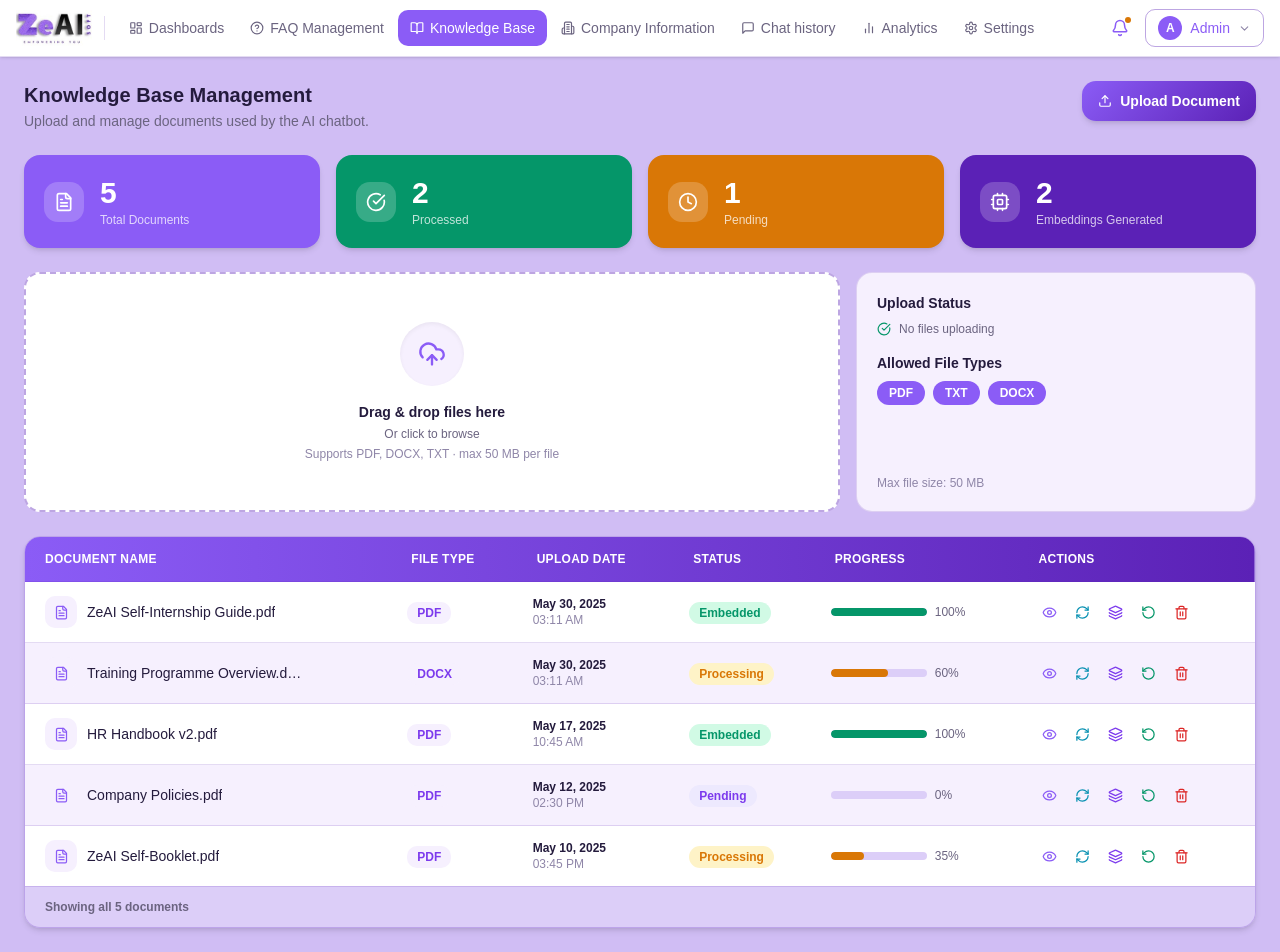
<file: frontend/admin/knowledge-base-admin.html>
<!DOCTYPE html>
<html lang="en">
<head>
<meta charset="UTF-8" />
<meta name="viewport" content="width=device-width, initial-scale=1.0" />
<title>Knowledge Base Management</title>
<style>
html, body { height: 100%; margin: 0; } #root { height: 100%; }
@import"https://fonts.googleapis.com/css2?family=Inter:wght@400;500;600;700&display=swap";/*! tailwindcss v4.1.12 | MIT License | https://tailwindcss.com */@layer properties{@supports (((-webkit-hyphens:none)) and (not (margin-trim:inline))) or ((-moz-orient:inline) and (not (color:rgb(from red r g b)))){*,:before,:after,::backdrop{--tw-translate-x:0;--tw-translate-y:0;--tw-translate-z:0;--tw-rotate-x:initial;--tw-rotate-y:initial;--tw-rotate-z:initial;--tw-skew-x:initial;--tw-skew-y:initial;--tw-space-x-reverse:0;--tw-border-style:solid;--tw-leading:initial;--tw-font-weight:initial;--tw-tracking:initial;--tw-ordinal:initial;--tw-slashed-zero:initial;--tw-numeric-figure:initial;--tw-numeric-spacing:initial;--tw-numeric-fraction:initial;--tw-shadow:0 0 #0000;--tw-shadow-color:initial;--tw-shadow-alpha:100%;--tw-inset-shadow:0 0 #0000;--tw-inset-shadow-color:initial;--tw-inset-shadow-alpha:100%;--tw-ring-color:initial;--tw-ring-shadow:0 0 #0000;--tw-inset-ring-color:initial;--tw-inset-ring-shadow:0 0 #0000;--tw-ring-inset:initial;--tw-ring-offset-width:0px;--tw-ring-offset-color:#fff;--tw-ring-offset-shadow:0 0 #0000;--tw-outline-style:solid;--tw-duration:initial;--tw-ease:initial;--tw-content:"";--tw-animation-delay:0s;--tw-animation-direction:normal;--tw-animation-duration:initial;--tw-animation-fill-mode:none;--tw-animation-iteration-count:1;--tw-enter-blur:0;--tw-enter-opacity:1;--tw-enter-rotate:0;--tw-enter-scale:1;--tw-enter-translate-x:0;--tw-enter-translate-y:0;--tw-exit-blur:0;--tw-exit-opacity:1;--tw-exit-rotate:0;--tw-exit-scale:1;--tw-exit-translate-x:0;--tw-exit-translate-y:0}}}@layer theme{:root,:host{--font-sans:ui-sans-serif,system-ui,sans-serif,"Apple Color Emoji","Segoe UI Emoji","Segoe UI Symbol","Noto Color Emoji";--font-mono:ui-monospace,SFMono-Regular,Menlo,Monaco,Consolas,"Liberation Mono","Courier New",monospace;--color-gray-100:oklch(96.7% .003 264.542);--color-black:#000;--color-white:#fff;--spacing:.25rem;--container-sm:24rem;--container-lg:32rem;--container-7xl:80rem;--text-xs:.75rem;--text-xs--line-height:calc(1/.75);--text-sm:.875rem;--text-sm--line-height:calc(1.25/.875);--text-base:1rem;--text-base--line-height: 1.5 ;--text-lg:1.125rem;--text-lg--line-height:calc(1.75/1.125);--text-xl:1.25rem;--text-xl--line-height:calc(1.75/1.25);--text-2xl:1.5rem;--text-2xl--line-height:calc(2/1.5);--text-3xl:1.875rem;--text-3xl--line-height: 1.2 ;--font-weight-normal:400;--font-weight-medium:500;--font-weight-semibold:600;--font-weight-bold:700;--tracking-tight:-.025em;--tracking-wide:.025em;--tracking-widest:.1em;--leading-tight:1.25;--leading-relaxed:1.625;--radius-xs:.125rem;--radius-2xl:1rem;--ease-in-out:cubic-bezier(.4,0,.2,1);--animate-pulse:pulse 2s cubic-bezier(.4,0,.6,1)infinite;--aspect-video:16/9;--default-transition-duration:.15s;--default-transition-timing-function:cubic-bezier(.4,0,.2,1);--default-font-family:var(--font-sans);--default-mono-font-family:var(--font-mono);--color-border:var(--border)}}@layer base{*,:after,:before,::backdrop{box-sizing:border-box;border:0 solid;margin:0;padding:0}::file-selector-button{box-sizing:border-box;border:0 solid;margin:0;padding:0}html,:host{-webkit-text-size-adjust:100%;-moz-tab-size:4;tab-size:4;line-height:1.5;font-family:var(--default-font-family,ui-sans-serif,system-ui,sans-serif,"Apple Color Emoji","Segoe UI Emoji","Segoe UI Symbol","Noto Color Emoji");font-feature-settings:var(--default-font-feature-settings,normal);font-variation-settings:var(--default-font-variation-settings,normal);-webkit-tap-highlight-color:transparent}hr{height:0;color:inherit;border-top-width:1px}abbr:where([title]){-webkit-text-decoration:underline dotted;text-decoration:underline dotted}h1,h2,h3,h4,h5,h6{font-size:inherit;font-weight:inherit}a{color:inherit;-webkit-text-decoration:inherit;text-decoration:inherit}b,strong{font-weight:bolder}code,kbd,samp,pre{font-family:var(--default-mono-font-family,ui-monospace,SFMono-Regular,Menlo,Monaco,Consolas,"Liberation Mono","Courier New",monospace);font-feature-settings:var(--default-mono-font-feature-settings,normal);font-variation-settings:var(--default-mono-font-variation-settings,normal);font-size:1em}small{font-size:80%}sub,sup{vertical-align:baseline;font-size:75%;line-height:0;position:relative}sub{bottom:-.25em}sup{top:-.5em}table{text-indent:0;border-color:inherit;border-collapse:collapse}:-moz-focusring{outline:auto}progress{vertical-align:baseline}summary{display:list-item}ol,ul,menu{list-style:none}img,svg,video,canvas,audio,iframe,embed,object{vertical-align:middle;display:block}img,video{max-width:100%;height:auto}button,input,select,optgroup,textarea{font:inherit;font-feature-settings:inherit;font-variation-settings:inherit;letter-spacing:inherit;color:inherit;opacity:1;background-color:#0000;border-radius:0}::file-selector-button{font:inherit;font-feature-settings:inherit;font-variation-settings:inherit;letter-spacing:inherit;color:inherit;opacity:1;background-color:#0000;border-radius:0}:where(select:is([multiple],[size])) optgroup{font-weight:bolder}:where(select:is([multiple],[size])) optgroup option{padding-inline-start:20px}::file-selector-button{margin-inline-end:4px}::placeholder{opacity:1}@supports (not ((-webkit-appearance:-apple-pay-button))) or (contain-intrinsic-size:1px){::placeholder{color:currentColor}@supports (color:color-mix(in lab,red,red)){::placeholder{color:color-mix(in oklab,currentcolor 50%,transparent)}}}textarea{resize:vertical}::-webkit-search-decoration{-webkit-appearance:none}::-webkit-date-and-time-value{min-height:1lh;text-align:inherit}::-webkit-datetime-edit{display:inline-flex}::-webkit-datetime-edit-fields-wrapper{padding:0}::-webkit-datetime-edit{padding-block:0}::-webkit-datetime-edit-year-field{padding-block:0}::-webkit-datetime-edit-month-field{padding-block:0}::-webkit-datetime-edit-day-field{padding-block:0}::-webkit-datetime-edit-hour-field{padding-block:0}::-webkit-datetime-edit-minute-field{padding-block:0}::-webkit-datetime-edit-second-field{padding-block:0}::-webkit-datetime-edit-millisecond-field{padding-block:0}::-webkit-datetime-edit-meridiem-field{padding-block:0}::-webkit-calendar-picker-indicator{line-height:1}:-moz-ui-invalid{box-shadow:none}button,input:where([type=button],[type=reset],[type=submit]){-webkit-appearance:button;-moz-appearance:button;appearance:button}::file-selector-button{-webkit-appearance:button;-moz-appearance:button;appearance:button}::-webkit-inner-spin-button{height:auto}::-webkit-outer-spin-button{height:auto}[hidden]:where(:not([hidden=until-found])){display:none!important}*{border-color:var(--border);outline-color:var(--ring)}@supports (color:color-mix(in lab,red,red)){*{outline-color:color-mix(in oklab,var(--ring)50%,transparent)}}body{background-color:var(--background);color:var(--foreground)}html{font-size:var(--font-size)}h1{font-size:var(--text-2xl);font-weight:var(--font-weight-medium);line-height:1.5}h2{font-size:var(--text-xl);font-weight:var(--font-weight-medium);line-height:1.5}h3{font-size:var(--text-lg);font-weight:var(--font-weight-medium);line-height:1.5}h4,label,button{font-size:var(--text-base);font-weight:var(--font-weight-medium);line-height:1.5}input{font-size:var(--text-base);font-weight:var(--font-weight-normal);line-height:1.5}}@layer components;@layer utilities{.\@container\/card-header{container:card-header/inline-size}.pointer-events-none{pointer-events:none}.invisible{visibility:hidden}.sr-only{clip:rect(0,0,0,0);white-space:nowrap;border-width:0;width:1px;height:1px;margin:-1px;padding:0;position:absolute;overflow:hidden}.absolute{position:absolute}.fixed{position:fixed}.relative{position:relative}.sticky{position:sticky}.inset-0{inset:calc(var(--spacing)*0)}.inset-x-0{inset-inline:calc(var(--spacing)*0)}.inset-y-0{inset-block:calc(var(--spacing)*0)}.-top-12{top:calc(var(--spacing)*-12)}.top-0{top:calc(var(--spacing)*0)}.top-1\.5{top:calc(var(--spacing)*1.5)}.top-1\/2{top:50%}.top-3\.5{top:calc(var(--spacing)*3.5)}.top-4{top:calc(var(--spacing)*4)}.top-\[1px\]{top:1px}.top-\[50\%\]{top:50%}.top-\[60\%\]{top:60%}.top-full{top:100%}.-right-12{right:calc(var(--spacing)*-12)}.right-0{right:calc(var(--spacing)*0)}.right-1{right:calc(var(--spacing)*1)}.right-1\.5{right:calc(var(--spacing)*1.5)}.right-2{right:calc(var(--spacing)*2)}.right-3{right:calc(var(--spacing)*3)}.right-4{right:calc(var(--spacing)*4)}.-bottom-12{bottom:calc(var(--spacing)*-12)}.bottom-0{bottom:calc(var(--spacing)*0)}.-left-12{left:calc(var(--spacing)*-12)}.left-0{left:calc(var(--spacing)*0)}.left-1{left:calc(var(--spacing)*1)}.left-1\/2{left:50%}.left-2{left:calc(var(--spacing)*2)}.left-\[50\%\]{left:50%}.isolate{isolation:isolate}.z-10{z-index:10}.z-20{z-index:20}.z-40{z-index:40}.z-50{z-index:50}.z-\[1\]{z-index:1}.col-start-2{grid-column-start:2}.row-span-2{grid-row:span 2/span 2}.row-start-1{grid-row-start:1}.-mx-1{margin-inline:calc(var(--spacing)*-1)}.mx-2{margin-inline:calc(var(--spacing)*2)}.mx-3\.5{margin-inline:calc(var(--spacing)*3.5)}.mx-auto{margin-inline:auto}.my-0\.5{margin-block:calc(var(--spacing)*.5)}.my-1{margin-block:calc(var(--spacing)*1)}.-mt-4{margin-top:calc(var(--spacing)*-4)}.mt-0\.5{margin-top:calc(var(--spacing)*.5)}.mt-1{margin-top:calc(var(--spacing)*1)}.mt-1\.5{margin-top:calc(var(--spacing)*1.5)}.mt-2{margin-top:calc(var(--spacing)*2)}.mt-4{margin-top:calc(var(--spacing)*4)}.mt-auto{margin-top:auto}.mb-1{margin-bottom:calc(var(--spacing)*1)}.mb-2{margin-bottom:calc(var(--spacing)*2)}.mb-3{margin-bottom:calc(var(--spacing)*3)}.mb-4{margin-bottom:calc(var(--spacing)*4)}.mb-6{margin-bottom:calc(var(--spacing)*6)}.-ml-4{margin-left:calc(var(--spacing)*-4)}.ml-1{margin-left:calc(var(--spacing)*1)}.ml-auto{margin-left:auto}.line-clamp-1{-webkit-line-clamp:1;-webkit-box-orient:vertical;display:-webkit-box;overflow:hidden}.block{display:block}.flex{display:flex}.grid{display:grid}.hidden{display:none}.inline-block{display:inline-block}.inline-flex{display:inline-flex}.table{display:table}.table-caption{display:table-caption}.table-cell{display:table-cell}.table-row{display:table-row}.field-sizing-content{field-sizing:content}.aspect-square{aspect-ratio:1}.aspect-video{aspect-ratio:var(--aspect-video)}.size-2{width:calc(var(--spacing)*2);height:calc(var(--spacing)*2)}.size-2\.5{width:calc(var(--spacing)*2.5);height:calc(var(--spacing)*2.5)}.size-3{width:calc(var(--spacing)*3);height:calc(var(--spacing)*3)}.size-3\.5{width:calc(var(--spacing)*3.5);height:calc(var(--spacing)*3.5)}.size-4{width:calc(var(--spacing)*4);height:calc(var(--spacing)*4)}.size-7{width:calc(var(--spacing)*7);height:calc(var(--spacing)*7)}.size-8{width:calc(var(--spacing)*8);height:calc(var(--spacing)*8)}.size-9{width:calc(var(--spacing)*9);height:calc(var(--spacing)*9)}.size-10{width:calc(var(--spacing)*10);height:calc(var(--spacing)*10)}.size-full{width:100%;height:100%}.h-1\.5{height:calc(var(--spacing)*1.5)}.h-2{height:calc(var(--spacing)*2)}.h-2\.5{height:calc(var(--spacing)*2.5)}.h-4{height:calc(var(--spacing)*4)}.h-5{height:calc(var(--spacing)*5)}.h-6{height:calc(var(--spacing)*6)}.h-7{height:calc(var(--spacing)*7)}.h-8{height:calc(var(--spacing)*8)}.h-9{height:calc(var(--spacing)*9)}.h-10{height:calc(var(--spacing)*10)}.h-12{height:calc(var(--spacing)*12)}.h-14{height:calc(var(--spacing)*14)}.h-\[1\.15rem\]{height:1.15rem}.h-\[calc\(100\%-1px\)\]{height:calc(100% - 1px)}.h-\[var\(--radix-navigation-menu-viewport-height\)\]{height:var(--radix-navigation-menu-viewport-height)}.h-\[var\(--radix-select-trigger-height\)\]{height:var(--radix-select-trigger-height)}.h-auto{height:auto}.h-full{height:100%}.h-px{height:1px}.h-svh{height:100svh}.max-h-\(--radix-context-menu-content-available-height\){max-height:var(--radix-context-menu-content-available-height)}.max-h-\(--radix-dropdown-menu-content-available-height\){max-height:var(--radix-dropdown-menu-content-available-height)}.max-h-\(--radix-select-content-available-height\){max-height:var(--radix-select-content-available-height)}.max-h-\[300px\]{max-height:300px}.min-h-0{min-height:calc(var(--spacing)*0)}.min-h-4{min-height:calc(var(--spacing)*4)}.min-h-16{min-height:calc(var(--spacing)*16)}.min-h-screen{min-height:100vh}.min-h-svh{min-height:100svh}.w-\(--sidebar-width\){width:var(--sidebar-width)}.w-0{width:calc(var(--spacing)*0)}.w-1{width:calc(var(--spacing)*1)}.w-1\.5{width:calc(var(--spacing)*1.5)}.w-2{width:calc(var(--spacing)*2)}.w-2\.5{width:calc(var(--spacing)*2.5)}.w-3{width:calc(var(--spacing)*3)}.w-3\/4{width:75%}.w-4{width:calc(var(--spacing)*4)}.w-5{width:calc(var(--spacing)*5)}.w-6{width:calc(var(--spacing)*6)}.w-7{width:calc(var(--spacing)*7)}.w-8{width:calc(var(--spacing)*8)}.w-9{width:calc(var(--spacing)*9)}.w-14{width:calc(var(--spacing)*14)}.w-20{width:calc(var(--spacing)*20)}.w-24{width:calc(var(--spacing)*24)}.w-64{width:calc(var(--spacing)*64)}.w-72{width:calc(var(--spacing)*72)}.w-\[100px\]{width:100px}.w-auto{width:auto}.w-fit{width:fit-content}.w-full{width:100%}.w-max{width:max-content}.w-px{width:1px}.max-w-\(--skeleton-width\){max-width:var(--skeleton-width)}.max-w-7xl{max-width:var(--container-7xl)}.max-w-\[220px\]{max-width:220px}.max-w-\[calc\(100\%-2rem\)\]{max-width:calc(100% - 2rem)}.max-w-max{max-width:max-content}.min-w-0{min-width:calc(var(--spacing)*0)}.min-w-5{min-width:calc(var(--spacing)*5)}.min-w-8{min-width:calc(var(--spacing)*8)}.min-w-9{min-width:calc(var(--spacing)*9)}.min-w-10{min-width:calc(var(--spacing)*10)}.min-w-\[8rem\]{min-width:8rem}.min-w-\[12rem\]{min-width:12rem}.min-w-\[var\(--radix-select-trigger-width\)\]{min-width:var(--radix-select-trigger-width)}.flex-1{flex:1}.flex-shrink-0,.shrink-0{flex-shrink:0}.grow{flex-grow:1}.grow-0{flex-grow:0}.basis-full{flex-basis:100%}.caption-bottom{caption-side:bottom}.border-collapse{border-collapse:collapse}.origin-\(--radix-context-menu-content-transform-origin\){transform-origin:var(--radix-context-menu-content-transform-origin)}.origin-\(--radix-dropdown-menu-content-transform-origin\){transform-origin:var(--radix-dropdown-menu-content-transform-origin)}.origin-\(--radix-hover-card-content-transform-origin\){transform-origin:var(--radix-hover-card-content-transform-origin)}.origin-\(--radix-menubar-content-transform-origin\){transform-origin:var(--radix-menubar-content-transform-origin)}.origin-\(--radix-popover-content-transform-origin\){transform-origin:var(--radix-popover-content-transform-origin)}.origin-\(--radix-select-content-transform-origin\){transform-origin:var(--radix-select-content-transform-origin)}.origin-\(--radix-tooltip-content-transform-origin\){transform-origin:var(--radix-tooltip-content-transform-origin)}.-translate-x-1\/2{--tw-translate-x: -50% ;translate:var(--tw-translate-x)var(--tw-translate-y)}.-translate-x-px{--tw-translate-x:-1px;translate:var(--tw-translate-x)var(--tw-translate-y)}.translate-x-\[-50\%\]{--tw-translate-x:-50%;translate:var(--tw-translate-x)var(--tw-translate-y)}.translate-x-px{--tw-translate-x:1px;translate:var(--tw-translate-x)var(--tw-translate-y)}.-translate-y-1\/2{--tw-translate-y: -50% ;translate:var(--tw-translate-x)var(--tw-translate-y)}.translate-y-0\.5{--tw-translate-y:calc(var(--spacing)*.5);translate:var(--tw-translate-x)var(--tw-translate-y)}.translate-y-\[-50\%\]{--tw-translate-y:-50%;translate:var(--tw-translate-x)var(--tw-translate-y)}.translate-y-\[calc\(-50\%_-_2px\)\]{--tw-translate-y: calc(-50% - 2px) ;translate:var(--tw-translate-x)var(--tw-translate-y)}.rotate-45{rotate:45deg}.rotate-90{rotate:90deg}.transform{transform:var(--tw-rotate-x,)var(--tw-rotate-y,)var(--tw-rotate-z,)var(--tw-skew-x,)var(--tw-skew-y,)}.animate-caret-blink{animation:1.25s ease-out infinite caret-blink}.animate-in{animation:enter var(--tw-animation-duration,var(--tw-duration,.15s))var(--tw-ease,ease)var(--tw-animation-delay,0s)var(--tw-animation-iteration-count,1)var(--tw-animation-direction,normal)var(--tw-animation-fill-mode,none)}.animate-pulse{animation:var(--animate-pulse)}.cursor-default{cursor:default}.cursor-pointer{cursor:pointer}.touch-none{touch-action:none}.resize-none{resize:none}.scroll-my-1{scroll-margin-block:calc(var(--spacing)*1)}.scroll-py-1{scroll-padding-block:calc(var(--spacing)*1)}.list-none{list-style-type:none}.auto-rows-min{grid-auto-rows:min-content}.grid-cols-1{grid-template-columns:repeat(1,minmax(0,1fr))}.grid-cols-2{grid-template-columns:repeat(2,minmax(0,1fr))}.grid-cols-\[0_1fr\]{grid-template-columns:0 1fr}.grid-rows-\[auto_auto\]{grid-template-rows:auto auto}.flex-col{flex-direction:column}.flex-col-reverse{flex-direction:column-reverse}.flex-row{flex-direction:row}.flex-wrap{flex-wrap:wrap}.items-center{align-items:center}.items-end{align-items:flex-end}.items-start{align-items:flex-start}.items-stretch{align-items:stretch}.justify-between{justify-content:space-between}.justify-center{justify-content:center}.justify-items-start{justify-items:start}.gap-0\.5{gap:calc(var(--spacing)*.5)}.gap-1{gap:calc(var(--spacing)*1)}.gap-1\.5{gap:calc(var(--spacing)*1.5)}.gap-2{gap:calc(var(--spacing)*2)}.gap-2\.5{gap:calc(var(--spacing)*2.5)}.gap-3{gap:calc(var(--spacing)*3)}.gap-4{gap:calc(var(--spacing)*4)}.gap-6{gap:calc(var(--spacing)*6)}:where(.space-x-1>:not(:last-child)){--tw-space-x-reverse:0;margin-inline-start:calc(calc(var(--spacing)*1)*var(--tw-space-x-reverse));margin-inline-end:calc(calc(var(--spacing)*1)*calc(1 - var(--tw-space-x-reverse)))}.gap-y-0\.5{row-gap:calc(var(--spacing)*.5)}.self-start{align-self:flex-start}.justify-self-end{justify-self:flex-end}.truncate{text-overflow:ellipsis;white-space:nowrap;overflow:hidden}.overflow-auto{overflow:auto}.overflow-hidden{overflow:hidden}.overflow-x-auto{overflow-x:auto}.overflow-x-hidden{overflow-x:hidden}.overflow-y-auto{overflow-y:auto}.rounded-2xl{border-radius:var(--radius-2xl)}.rounded-\[2px\]{border-radius:2px}.rounded-\[4px\]{border-radius:4px}.rounded-\[inherit\]{border-radius:inherit}.rounded-full{border-radius:3.40282e38px}.rounded-lg{border-radius:var(--radius)}.rounded-md{border-radius:calc(var(--radius) - 2px)}.rounded-none{border-radius:0}.rounded-sm{border-radius:calc(var(--radius) - 4px)}.rounded-xl{border-radius:calc(var(--radius) + 4px)}.rounded-xs{border-radius:var(--radius-xs)}.rounded-tl-sm{border-top-left-radius:calc(var(--radius) - 4px)}.border{border-style:var(--tw-border-style);border-width:1px}.border-2{border-style:var(--tw-border-style);border-width:2px}.border-\[1\.5px\]{border-style:var(--tw-border-style);border-width:1.5px}.border-y{border-block-style:var(--tw-border-style);border-block-width:1px}.border-t{border-top-style:var(--tw-border-style);border-top-width:1px}.border-r{border-right-style:var(--tw-border-style);border-right-width:1px}.border-b{border-bottom-style:var(--tw-border-style);border-bottom-width:1px}.border-l{border-left-style:var(--tw-border-style);border-left-width:1px}.border-dashed{--tw-border-style:dashed;border-style:dashed}.border-\(--color-border\){border-color:var(--color-border)}.border-border\/50{border-color:var(--border)}@supports (color:color-mix(in lab,red,red)){.border-border\/50{border-color:color-mix(in oklab,var(--border)50%,transparent)}}.border-input{border-color:var(--input)}.border-primary{border-color:var(--primary)}.border-sidebar-border{border-color:var(--sidebar-border)}.border-transparent{border-color:#0000}.border-t-transparent{border-top-color:#0000}.border-l-transparent{border-left-color:#0000}.bg-\(--color-bg\){background-color:var(--color-bg)}.bg-accent{background-color:var(--accent)}.bg-background{background-color:var(--background)}.bg-black\/50{background-color:#00000080}@supports (color:color-mix(in lab,red,red)){.bg-black\/50{background-color:color-mix(in oklab,var(--color-black)50%,transparent)}}.bg-border{background-color:var(--border)}.bg-card{background-color:var(--card)}.bg-destructive{background-color:var(--destructive)}.bg-foreground{background-color:var(--foreground)}.bg-gray-100{background-color:var(--color-gray-100)}.bg-input-background{background-color:var(--input-background)}.bg-muted,.bg-muted\/50{background-color:var(--muted)}@supports (color:color-mix(in lab,red,red)){.bg-muted\/50{background-color:color-mix(in oklab,var(--muted)50%,transparent)}}.bg-popover{background-color:var(--popover)}.bg-primary,.bg-primary\/20{background-color:var(--primary)}@supports (color:color-mix(in lab,red,red)){.bg-primary\/20{background-color:color-mix(in oklab,var(--primary)20%,transparent)}}.bg-secondary{background-color:var(--secondary)}.bg-sidebar{background-color:var(--sidebar)}.bg-sidebar-border{background-color:var(--sidebar-border)}.bg-transparent{background-color:#0000}.fill-current{fill:currentColor}.fill-primary{fill:var(--primary)}.object-contain{object-fit:contain}.p-0{padding:calc(var(--spacing)*0)}.p-1{padding:calc(var(--spacing)*1)}.p-2{padding:calc(var(--spacing)*2)}.p-3{padding:calc(var(--spacing)*3)}.p-4{padding:calc(var(--spacing)*4)}.p-6{padding:calc(var(--spacing)*6)}.p-\[3px\]{padding:3px}.p-px{padding:1px}.px-1{padding-inline:calc(var(--spacing)*1)}.px-1\.5{padding-inline:calc(var(--spacing)*1.5)}.px-2{padding-inline:calc(var(--spacing)*2)}.px-2\.5{padding-inline:calc(var(--spacing)*2.5)}.px-3{padding-inline:calc(var(--spacing)*3)}.px-4{padding-inline:calc(var(--spacing)*4)}.px-5{padding-inline:calc(var(--spacing)*5)}.px-6{padding-inline:calc(var(--spacing)*6)}.py-0\.5{padding-block:calc(var(--spacing)*.5)}.py-1{padding-block:calc(var(--spacing)*1)}.py-1\.5{padding-block:calc(var(--spacing)*1.5)}.py-2{padding-block:calc(var(--spacing)*2)}.py-2\.5{padding-block:calc(var(--spacing)*2.5)}.py-3{padding-block:calc(var(--spacing)*3)}.py-3\.5{padding-block:calc(var(--spacing)*3.5)}.py-4{padding-block:calc(var(--spacing)*4)}.py-5{padding-block:calc(var(--spacing)*5)}.py-6{padding-block:calc(var(--spacing)*6)}.py-10{padding-block:calc(var(--spacing)*10)}.pt-0{padding-top:calc(var(--spacing)*0)}.pt-1{padding-top:calc(var(--spacing)*1)}.pt-2{padding-top:calc(var(--spacing)*2)}.pt-3{padding-top:calc(var(--spacing)*3)}.pt-4{padding-top:calc(var(--spacing)*4)}.pt-6{padding-top:calc(var(--spacing)*6)}.pr-2{padding-right:calc(var(--spacing)*2)}.pr-2\.5{padding-right:calc(var(--spacing)*2.5)}.pr-8{padding-right:calc(var(--spacing)*8)}.pb-2{padding-bottom:calc(var(--spacing)*2)}.pb-3{padding-bottom:calc(var(--spacing)*3)}.pb-4{padding-bottom:calc(var(--spacing)*4)}.pb-6{padding-bottom:calc(var(--spacing)*6)}.pl-2{padding-left:calc(var(--spacing)*2)}.pl-4{padding-left:calc(var(--spacing)*4)}.pl-8{padding-left:calc(var(--spacing)*8)}.text-center{text-align:center}.text-left{text-align:left}.align-middle{vertical-align:middle}.font-\[Inter\,sans-serif\]{font-family:Inter,sans-serif}.font-mono{font-family:var(--font-mono)}.text-2xl{font-size:var(--text-2xl);line-height:var(--tw-leading,var(--text-2xl--line-height))}.text-base{font-size:var(--text-base);line-height:var(--tw-leading,var(--text-base--line-height))}.text-lg{font-size:var(--text-lg);line-height:var(--tw-leading,var(--text-lg--line-height))}.text-sm{font-size:var(--text-sm);line-height:var(--tw-leading,var(--text-sm--line-height))}.text-xs{font-size:var(--text-xs);line-height:var(--tw-leading,var(--text-xs--line-height))}.text-\[0\.8rem\]{font-size:.8rem}.leading-none{--tw-leading:1;line-height:1}.leading-tight{--tw-leading:var(--leading-tight);line-height:var(--leading-tight)}.font-bold{--tw-font-weight:var(--font-weight-bold);font-weight:var(--font-weight-bold)}.font-medium{--tw-font-weight:var(--font-weight-medium);font-weight:var(--font-weight-medium)}.font-normal{--tw-font-weight:var(--font-weight-normal);font-weight:var(--font-weight-normal)}.font-semibold{--tw-font-weight:var(--font-weight-semibold);font-weight:var(--font-weight-semibold)}.tracking-tight{--tw-tracking:var(--tracking-tight);letter-spacing:var(--tracking-tight)}.tracking-wide{--tw-tracking:var(--tracking-wide);letter-spacing:var(--tracking-wide)}.tracking-widest{--tw-tracking:var(--tracking-widest);letter-spacing:var(--tracking-widest)}.text-balance{text-wrap:balance}.break-words{overflow-wrap:break-word}.whitespace-nowrap{white-space:nowrap}.text-accent-foreground{color:var(--accent-foreground)}.text-card-foreground{color:var(--card-foreground)}.text-current{color:currentColor}.text-destructive{color:var(--destructive)}.text-foreground{color:var(--foreground)}.text-muted-foreground{color:var(--muted-foreground)}.text-popover-foreground{color:var(--popover-foreground)}.text-primary{color:var(--primary)}.text-primary-foreground{color:var(--primary-foreground)}.text-secondary-foreground{color:var(--secondary-foreground)}.text-sidebar-foreground,.text-sidebar-foreground\/70{color:var(--sidebar-foreground)}@supports (color:color-mix(in lab,red,red)){.text-sidebar-foreground\/70{color:color-mix(in oklab,var(--sidebar-foreground)70%,transparent)}}.text-white{color:var(--color-white)}.uppercase{text-transform:uppercase}.tabular-nums{--tw-numeric-spacing:tabular-nums;font-variant-numeric:var(--tw-ordinal,)var(--tw-slashed-zero,)var(--tw-numeric-figure,)var(--tw-numeric-spacing,)var(--tw-numeric-fraction,)}.underline-offset-4{text-underline-offset:4px}.opacity-50{opacity:.5}.opacity-70{opacity:.7}.shadow{--tw-shadow:0 1px 3px 0 var(--tw-shadow-color,#0000001a),0 1px 2px -1px var(--tw-shadow-color,#0000001a);box-shadow:var(--tw-inset-shadow),var(--tw-inset-ring-shadow),var(--tw-ring-offset-shadow),var(--tw-ring-shadow),var(--tw-shadow)}.shadow-\[0_0_0_1px_hsl\(var\(--sidebar-border\)\)\]{--tw-shadow:0 0 0 1px var(--tw-shadow-color,hsl(var(--sidebar-border)));box-shadow:var(--tw-inset-shadow),var(--tw-inset-ring-shadow),var(--tw-ring-offset-shadow),var(--tw-ring-shadow),var(--tw-shadow)}.shadow-inner{--tw-shadow:inset 0 2px 4px 0 var(--tw-shadow-color,#0000000d);box-shadow:var(--tw-inset-shadow),var(--tw-inset-ring-shadow),var(--tw-ring-offset-shadow),var(--tw-ring-shadow),var(--tw-shadow)}.shadow-lg{--tw-shadow:0 10px 15px -3px var(--tw-shadow-color,#0000001a),0 4px 6px -4px var(--tw-shadow-color,#0000001a);box-shadow:var(--tw-inset-shadow),var(--tw-inset-ring-shadow),var(--tw-ring-offset-shadow),var(--tw-ring-shadow),var(--tw-shadow)}.shadow-md{--tw-shadow:0 4px 6px -1px var(--tw-shadow-color,#0000001a),0 2px 4px -2px var(--tw-shadow-color,#0000001a);box-shadow:var(--tw-inset-shadow),var(--tw-inset-ring-shadow),var(--tw-ring-offset-shadow),var(--tw-ring-shadow),var(--tw-shadow)}.shadow-none{--tw-shadow:0 0 #0000;box-shadow:var(--tw-inset-shadow),var(--tw-inset-ring-shadow),var(--tw-ring-offset-shadow),var(--tw-ring-shadow),var(--tw-shadow)}.shadow-sm{--tw-shadow:0 1px 3px 0 var(--tw-shadow-color,#0000001a),0 1px 2px -1px var(--tw-shadow-color,#0000001a);box-shadow:var(--tw-inset-shadow),var(--tw-inset-ring-shadow),var(--tw-ring-offset-shadow),var(--tw-ring-shadow),var(--tw-shadow)}.shadow-xl{--tw-shadow:0 20px 25px -5px var(--tw-shadow-color,#0000001a),0 8px 10px -6px var(--tw-shadow-color,#0000001a);box-shadow:var(--tw-inset-shadow),var(--tw-inset-ring-shadow),var(--tw-ring-offset-shadow),var(--tw-ring-shadow),var(--tw-shadow)}.shadow-xs{--tw-shadow:0 1px 2px 0 var(--tw-shadow-color,#0000000d);box-shadow:var(--tw-inset-shadow),var(--tw-inset-ring-shadow),var(--tw-ring-offset-shadow),var(--tw-ring-shadow),var(--tw-shadow)}.ring-0{--tw-ring-shadow:var(--tw-ring-inset,)0 0 0 calc(0px + var(--tw-ring-offset-width))var(--tw-ring-color,currentcolor);box-shadow:var(--tw-inset-shadow),var(--tw-inset-ring-shadow),var(--tw-ring-offset-shadow),var(--tw-ring-shadow),var(--tw-shadow)}.ring-ring\/50{--tw-ring-color:var(--ring)}@supports (color:color-mix(in lab,red,red)){.ring-ring\/50{--tw-ring-color:color-mix(in oklab,var(--ring)50%,transparent)}}.ring-sidebar-ring{--tw-ring-color:var(--sidebar-ring)}.ring-offset-background{--tw-ring-offset-color:var(--background)}.outline-hidden{--tw-outline-style:none;outline-style:none}@media(forced-colors:active){.outline-hidden{outline-offset:2px;outline:2px solid #0000}}.outline{outline-style:var(--tw-outline-style);outline-width:1px}.transition{transition-property:color,background-color,border-color,outline-color,text-decoration-color,fill,stroke,--tw-gradient-from,--tw-gradient-via,--tw-gradient-to,opacity,box-shadow,transform,translate,scale,rotate,filter,-webkit-backdrop-filter,backdrop-filter,display,visibility,content-visibility,overlay,pointer-events;transition-timing-function:var(--tw-ease,var(--default-transition-timing-function));transition-duration:var(--tw-duration,var(--default-transition-duration))}.transition-\[color\,box-shadow\]{transition-property:color,box-shadow;transition-timing-function:var(--tw-ease,var(--default-transition-timing-function));transition-duration:var(--tw-duration,var(--default-transition-duration))}.transition-\[left\,right\,width\]{transition-property:left,right,width;transition-timing-function:var(--tw-ease,var(--default-transition-timing-function));transition-duration:var(--tw-duration,var(--default-transition-duration))}.transition-\[margin\,opacity\]{transition-property:margin,opacity;transition-timing-function:var(--tw-ease,var(--default-transition-timing-function));transition-duration:var(--tw-duration,var(--default-transition-duration))}.transition-\[width\,height\,padding\]{transition-property:width,height,padding;transition-timing-function:var(--tw-ease,var(--default-transition-timing-function));transition-duration:var(--tw-duration,var(--default-transition-duration))}.transition-\[width\]{transition-property:width;transition-timing-function:var(--tw-ease,var(--default-transition-timing-function));transition-duration:var(--tw-duration,var(--default-transition-duration))}.transition-all{transition-property:all;transition-timing-function:var(--tw-ease,var(--default-transition-timing-function));transition-duration:var(--tw-duration,var(--default-transition-duration))}.transition-colors{transition-property:color,background-color,border-color,outline-color,text-decoration-color,fill,stroke,--tw-gradient-from,--tw-gradient-via,--tw-gradient-to;transition-timing-function:var(--tw-ease,var(--default-transition-timing-function));transition-duration:var(--tw-duration,var(--default-transition-duration))}.transition-opacity{transition-property:opacity;transition-timing-function:var(--tw-ease,var(--default-transition-timing-function));transition-duration:var(--tw-duration,var(--default-transition-duration))}.transition-shadow{transition-property:box-shadow;transition-timing-function:var(--tw-ease,var(--default-transition-timing-function));transition-duration:var(--tw-duration,var(--default-transition-duration))}.transition-transform{transition-property:transform,translate,scale,rotate;transition-timing-function:var(--tw-ease,var(--default-transition-timing-function));transition-duration:var(--tw-duration,var(--default-transition-duration))}.transition-none{transition-property:none}.duration-200{--tw-duration:.2s;transition-duration:.2s}.duration-300{--tw-duration:.3s;transition-duration:.3s}.duration-1000{--tw-duration:1s;transition-duration:1s}.ease-in-out{--tw-ease:var(--ease-in-out);transition-timing-function:var(--ease-in-out)}.ease-linear{--tw-ease:linear;transition-timing-function:linear}.fade-in-0{--tw-enter-opacity:0}.outline-none{--tw-outline-style:none;outline-style:none}.select-none{-webkit-user-select:none;user-select:none}.zoom-in-95{--tw-enter-scale:.95}.group-focus-within\/menu-item\:opacity-100:is(:where(.group\/menu-item):focus-within *){opacity:1}@media(hover:hover){.group-hover\/menu-item\:opacity-100:is(:where(.group\/menu-item):hover *){opacity:1}}.group-has-data-\[sidebar\=menu-action\]\/menu-item\:pr-8:is(:where(.group\/menu-item):has([data-sidebar=menu-action]) *){padding-right:calc(var(--spacing)*8)}.group-data-\[collapsible\=icon\]\:-mt-8:is(:where(.group)[data-collapsible=icon] *){margin-top:calc(var(--spacing)*-8)}.group-data-\[collapsible\=icon\]\:hidden:is(:where(.group)[data-collapsible=icon] *){display:none}.group-data-\[collapsible\=icon\]\:size-8\!:is(:where(.group)[data-collapsible=icon] *){width:calc(var(--spacing)*8)!important;height:calc(var(--spacing)*8)!important}.group-data-\[collapsible\=icon\]\:w-\(--sidebar-width-icon\):is(:where(.group)[data-collapsible=icon] *){width:var(--sidebar-width-icon)}.group-data-\[collapsible\=icon\]\:w-\[calc\(var\(--sidebar-width-icon\)\+\(--spacing\(4\)\)\)\]:is(:where(.group)[data-collapsible=icon] *){width:calc(var(--sidebar-width-icon) + (calc(var(--spacing)*4)))}.group-data-\[collapsible\=icon\]\:w-\[calc\(var\(--sidebar-width-icon\)\+\(--spacing\(4\)\)\+2px\)\]:is(:where(.group)[data-collapsible=icon] *){width:calc(var(--sidebar-width-icon) + (calc(var(--spacing)*4)) + 2px)}.group-data-\[collapsible\=icon\]\:overflow-hidden:is(:where(.group)[data-collapsible=icon] *){overflow:hidden}.group-data-\[collapsible\=icon\]\:p-0\!:is(:where(.group)[data-collapsible=icon] *){padding:calc(var(--spacing)*0)!important}.group-data-\[collapsible\=icon\]\:p-2\!:is(:where(.group)[data-collapsible=icon] *){padding:calc(var(--spacing)*2)!important}.group-data-\[collapsible\=icon\]\:opacity-0:is(:where(.group)[data-collapsible=icon] *){opacity:0}.group-data-\[collapsible\=offcanvas\]\:right-\[calc\(var\(--sidebar-width\)\*-1\)\]:is(:where(.group)[data-collapsible=offcanvas] *){right:calc(var(--sidebar-width)*-1)}.group-data-\[collapsible\=offcanvas\]\:left-\[calc\(var\(--sidebar-width\)\*-1\)\]:is(:where(.group)[data-collapsible=offcanvas] *){left:calc(var(--sidebar-width)*-1)}.group-data-\[collapsible\=offcanvas\]\:w-0:is(:where(.group)[data-collapsible=offcanvas] *){width:calc(var(--spacing)*0)}.group-data-\[collapsible\=offcanvas\]\:translate-x-0:is(:where(.group)[data-collapsible=offcanvas] *){--tw-translate-x:calc(var(--spacing)*0);translate:var(--tw-translate-x)var(--tw-translate-y)}.group-data-\[disabled\=true\]\:pointer-events-none:is(:where(.group)[data-disabled=true] *){pointer-events:none}.group-data-\[disabled\=true\]\:opacity-50:is(:where(.group)[data-disabled=true] *){opacity:.5}.group-data-\[side\=left\]\:-right-4:is(:where(.group)[data-side=left] *){right:calc(var(--spacing)*-4)}.group-data-\[side\=left\]\:border-r:is(:where(.group)[data-side=left] *){border-right-style:var(--tw-border-style);border-right-width:1px}.group-data-\[side\=right\]\:left-0:is(:where(.group)[data-side=right] *){left:calc(var(--spacing)*0)}.group-data-\[side\=right\]\:rotate-180:is(:where(.group)[data-side=right] *){rotate:180deg}.group-data-\[side\=right\]\:border-l:is(:where(.group)[data-side=right] *){border-left-style:var(--tw-border-style);border-left-width:1px}.group-data-\[state\=open\]\:rotate-180:is(:where(.group)[data-state=open] *){rotate:180deg}.group-data-\[variant\=floating\]\:rounded-lg:is(:where(.group)[data-variant=floating] *){border-radius:var(--radius)}.group-data-\[variant\=floating\]\:border:is(:where(.group)[data-variant=floating] *){border-style:var(--tw-border-style);border-width:1px}.group-data-\[variant\=floating\]\:border-sidebar-border:is(:where(.group)[data-variant=floating] *){border-color:var(--sidebar-border)}.group-data-\[variant\=floating\]\:shadow-sm:is(:where(.group)[data-variant=floating] *){--tw-shadow:0 1px 3px 0 var(--tw-shadow-color,#0000001a),0 1px 2px -1px var(--tw-shadow-color,#0000001a);box-shadow:var(--tw-inset-shadow),var(--tw-inset-ring-shadow),var(--tw-ring-offset-shadow),var(--tw-ring-shadow),var(--tw-shadow)}.group-data-\[vaul-drawer-direction\=bottom\]\/drawer-content\:block:is(:where(.group\/drawer-content)[data-vaul-drawer-direction=bottom] *){display:block}.group-data-\[viewport\=false\]\/navigation-menu\:top-full:is(:where(.group\/navigation-menu)[data-viewport=false] *){top:100%}.group-data-\[viewport\=false\]\/navigation-menu\:mt-1\.5:is(:where(.group\/navigation-menu)[data-viewport=false] *){margin-top:calc(var(--spacing)*1.5)}.group-data-\[viewport\=false\]\/navigation-menu\:overflow-hidden:is(:where(.group\/navigation-menu)[data-viewport=false] *){overflow:hidden}.group-data-\[viewport\=false\]\/navigation-menu\:rounded-md:is(:where(.group\/navigation-menu)[data-viewport=false] *){border-radius:calc(var(--radius) - 2px)}.group-data-\[viewport\=false\]\/navigation-menu\:border:is(:where(.group\/navigation-menu)[data-viewport=false] *){border-style:var(--tw-border-style);border-width:1px}.group-data-\[viewport\=false\]\/navigation-menu\:bg-popover:is(:where(.group\/navigation-menu)[data-viewport=false] *){background-color:var(--popover)}.group-data-\[viewport\=false\]\/navigation-menu\:text-popover-foreground:is(:where(.group\/navigation-menu)[data-viewport=false] *){color:var(--popover-foreground)}.group-data-\[viewport\=false\]\/navigation-menu\:shadow:is(:where(.group\/navigation-menu)[data-viewport=false] *){--tw-shadow:0 1px 3px 0 var(--tw-shadow-color,#0000001a),0 1px 2px -1px var(--tw-shadow-color,#0000001a);box-shadow:var(--tw-inset-shadow),var(--tw-inset-ring-shadow),var(--tw-ring-offset-shadow),var(--tw-ring-shadow),var(--tw-shadow)}.group-data-\[viewport\=false\]\/navigation-menu\:duration-200:is(:where(.group\/navigation-menu)[data-viewport=false] *){--tw-duration:.2s;transition-duration:.2s}@media(hover:hover){.peer-hover\/menu-button\:text-sidebar-accent-foreground:is(:where(.peer\/menu-button):hover~*){color:var(--sidebar-accent-foreground)}}.peer-disabled\:cursor-not-allowed:is(:where(.peer):disabled~*){cursor:not-allowed}.peer-disabled\:opacity-50:is(:where(.peer):disabled~*){opacity:.5}.peer-data-\[active\=true\]\/menu-button\:text-sidebar-accent-foreground:is(:where(.peer\/menu-button)[data-active=true]~*){color:var(--sidebar-accent-foreground)}.peer-data-\[size\=default\]\/menu-button\:top-1\.5:is(:where(.peer\/menu-button)[data-size=default]~*){top:calc(var(--spacing)*1.5)}.peer-data-\[size\=lg\]\/menu-button\:top-2\.5:is(:where(.peer\/menu-button)[data-size=lg]~*){top:calc(var(--spacing)*2.5)}.peer-data-\[size\=sm\]\/menu-button\:top-1:is(:where(.peer\/menu-button)[data-size=sm]~*){top:calc(var(--spacing)*1)}.selection\:bg-primary ::selection{background-color:var(--primary)}.selection\:bg-primary::selection{background-color:var(--primary)}.selection\:text-primary-foreground ::selection{color:var(--primary-foreground)}.selection\:text-primary-foreground::selection{color:var(--primary-foreground)}.file\:inline-flex::file-selector-button{display:inline-flex}.file\:h-7::file-selector-button{height:calc(var(--spacing)*7)}.file\:border-0::file-selector-button{border-style:var(--tw-border-style);border-width:0}.file\:bg-transparent::file-selector-button{background-color:#0000}.file\:text-sm::file-selector-button{font-size:var(--text-sm);line-height:var(--tw-leading,var(--text-sm--line-height))}.file\:font-medium::file-selector-button{--tw-font-weight:var(--font-weight-medium);font-weight:var(--font-weight-medium)}.file\:text-foreground::file-selector-button{color:var(--foreground)}.placeholder\:text-muted-foreground::placeholder{color:var(--muted-foreground)}.after\:absolute:after{content:var(--tw-content);position:absolute}.after\:-inset-2:after{content:var(--tw-content);inset:calc(var(--spacing)*-2)}.after\:inset-y-0:after{content:var(--tw-content);inset-block:calc(var(--spacing)*0)}.after\:left-1\/2:after{content:var(--tw-content);left:50%}.after\:w-1:after{content:var(--tw-content);width:calc(var(--spacing)*1)}.after\:w-\[2px\]:after{content:var(--tw-content);width:2px}.after\:-translate-x-1\/2:after{content:var(--tw-content);--tw-translate-x: -50% ;translate:var(--tw-translate-x)var(--tw-translate-y)}.group-data-\[collapsible\=offcanvas\]\:after\:left-full:is(:where(.group)[data-collapsible=offcanvas] *):after{content:var(--tw-content);left:100%}.first\:rounded-l-md:first-child{border-top-left-radius:calc(var(--radius) - 2px);border-bottom-left-radius:calc(var(--radius) - 2px)}.first\:border-l:first-child{border-left-style:var(--tw-border-style);border-left-width:1px}.last\:rounded-r-md:last-child{border-top-right-radius:calc(var(--radius) - 2px);border-bottom-right-radius:calc(var(--radius) - 2px)}.last\:border-b-0:last-child{border-bottom-style:var(--tw-border-style);border-bottom-width:0}.focus-within\:relative:focus-within{position:relative}.focus-within\:z-20:focus-within{z-index:20}@media(hover:hover){.hover\:bg-accent:hover{background-color:var(--accent)}.hover\:bg-destructive\/90:hover{background-color:var(--destructive)}@supports (color:color-mix(in lab,red,red)){.hover\:bg-destructive\/90:hover{background-color:color-mix(in oklab,var(--destructive)90%,transparent)}}.hover\:bg-muted:hover,.hover\:bg-muted\/50:hover{background-color:var(--muted)}@supports (color:color-mix(in lab,red,red)){.hover\:bg-muted\/50:hover{background-color:color-mix(in oklab,var(--muted)50%,transparent)}}.hover\:bg-primary:hover,.hover\:bg-primary\/90:hover{background-color:var(--primary)}@supports (color:color-mix(in lab,red,red)){.hover\:bg-primary\/90:hover{background-color:color-mix(in oklab,var(--primary)90%,transparent)}}.hover\:bg-secondary\/80:hover{background-color:var(--secondary)}@supports (color:color-mix(in lab,red,red)){.hover\:bg-secondary\/80:hover{background-color:color-mix(in oklab,var(--secondary)80%,transparent)}}.hover\:bg-sidebar-accent:hover{background-color:var(--sidebar-accent)}.hover\:text-accent-foreground:hover{color:var(--accent-foreground)}.hover\:text-foreground:hover{color:var(--foreground)}.hover\:text-muted-foreground:hover{color:var(--muted-foreground)}.hover\:text-primary-foreground:hover{color:var(--primary-foreground)}.hover\:text-sidebar-accent-foreground:hover{color:var(--sidebar-accent-foreground)}.hover\:underline:hover{text-decoration-line:underline}.hover\:opacity-90:hover{opacity:.9}.hover\:opacity-100:hover{opacity:1}.hover\:shadow-\[0_0_0_1px_hsl\(var\(--sidebar-accent\)\)\]:hover{--tw-shadow:0 0 0 1px var(--tw-shadow-color,hsl(var(--sidebar-accent)));box-shadow:var(--tw-inset-shadow),var(--tw-inset-ring-shadow),var(--tw-ring-offset-shadow),var(--tw-ring-shadow),var(--tw-shadow)}.hover\:ring-4:hover{--tw-ring-shadow:var(--tw-ring-inset,)0 0 0 calc(4px + var(--tw-ring-offset-width))var(--tw-ring-color,currentcolor);box-shadow:var(--tw-inset-shadow),var(--tw-inset-ring-shadow),var(--tw-ring-offset-shadow),var(--tw-ring-shadow),var(--tw-shadow)}.hover\:group-data-\[collapsible\=offcanvas\]\:bg-sidebar:hover:is(:where(.group)[data-collapsible=offcanvas] *){background-color:var(--sidebar)}.hover\:after\:bg-sidebar-border:hover:after{content:var(--tw-content);background-color:var(--sidebar-border)}}.focus\:z-10:focus{z-index:10}.focus\:bg-accent:focus{background-color:var(--accent)}.focus\:bg-primary:focus{background-color:var(--primary)}.focus\:text-accent-foreground:focus{color:var(--accent-foreground)}.focus\:text-primary-foreground:focus{color:var(--primary-foreground)}.focus\:ring-2:focus{--tw-ring-shadow:var(--tw-ring-inset,)0 0 0 calc(2px + var(--tw-ring-offset-width))var(--tw-ring-color,currentcolor);box-shadow:var(--tw-inset-shadow),var(--tw-inset-ring-shadow),var(--tw-ring-offset-shadow),var(--tw-ring-shadow),var(--tw-shadow)}.focus\:ring-ring:focus{--tw-ring-color:var(--ring)}.focus\:ring-offset-2:focus{--tw-ring-offset-width:2px;--tw-ring-offset-shadow:var(--tw-ring-inset,)0 0 0 var(--tw-ring-offset-width)var(--tw-ring-offset-color)}.focus\:outline-hidden:focus{--tw-outline-style:none;outline-style:none}@media(forced-colors:active){.focus\:outline-hidden:focus{outline-offset:2px;outline:2px solid #0000}}.focus-visible\:z-10:focus-visible{z-index:10}.focus-visible\:border-ring:focus-visible{border-color:var(--ring)}.focus-visible\:ring-1:focus-visible{--tw-ring-shadow:var(--tw-ring-inset,)0 0 0 calc(1px + var(--tw-ring-offset-width))var(--tw-ring-color,currentcolor);box-shadow:var(--tw-inset-shadow),var(--tw-inset-ring-shadow),var(--tw-ring-offset-shadow),var(--tw-ring-shadow),var(--tw-shadow)}.focus-visible\:ring-2:focus-visible{--tw-ring-shadow:var(--tw-ring-inset,)0 0 0 calc(2px + var(--tw-ring-offset-width))var(--tw-ring-color,currentcolor);box-shadow:var(--tw-inset-shadow),var(--tw-inset-ring-shadow),var(--tw-ring-offset-shadow),var(--tw-ring-shadow),var(--tw-shadow)}.focus-visible\:ring-4:focus-visible{--tw-ring-shadow:var(--tw-ring-inset,)0 0 0 calc(4px + var(--tw-ring-offset-width))var(--tw-ring-color,currentcolor);box-shadow:var(--tw-inset-shadow),var(--tw-inset-ring-shadow),var(--tw-ring-offset-shadow),var(--tw-ring-shadow),var(--tw-shadow)}.focus-visible\:ring-\[3px\]:focus-visible{--tw-ring-shadow:var(--tw-ring-inset,)0 0 0 calc(3px + var(--tw-ring-offset-width))var(--tw-ring-color,currentcolor);box-shadow:var(--tw-inset-shadow),var(--tw-inset-ring-shadow),var(--tw-ring-offset-shadow),var(--tw-ring-shadow),var(--tw-shadow)}.focus-visible\:ring-destructive\/20:focus-visible{--tw-ring-color:var(--destructive)}@supports (color:color-mix(in lab,red,red)){.focus-visible\:ring-destructive\/20:focus-visible{--tw-ring-color:color-mix(in oklab,var(--destructive)20%,transparent)}}.focus-visible\:ring-ring:focus-visible,.focus-visible\:ring-ring\/50:focus-visible{--tw-ring-color:var(--ring)}@supports (color:color-mix(in lab,red,red)){.focus-visible\:ring-ring\/50:focus-visible{--tw-ring-color:color-mix(in oklab,var(--ring)50%,transparent)}}.focus-visible\:ring-offset-1:focus-visible{--tw-ring-offset-width:1px;--tw-ring-offset-shadow:var(--tw-ring-inset,)0 0 0 var(--tw-ring-offset-width)var(--tw-ring-offset-color)}.focus-visible\:outline-hidden:focus-visible{--tw-outline-style:none;outline-style:none}@media(forced-colors:active){.focus-visible\:outline-hidden:focus-visible{outline-offset:2px;outline:2px solid #0000}}.focus-visible\:outline-1:focus-visible{outline-style:var(--tw-outline-style);outline-width:1px}.focus-visible\:outline-ring:focus-visible{outline-color:var(--ring)}.active\:bg-sidebar-accent:active{background-color:var(--sidebar-accent)}.active\:text-sidebar-accent-foreground:active{color:var(--sidebar-accent-foreground)}.disabled\:pointer-events-none:disabled{pointer-events:none}.disabled\:cursor-not-allowed:disabled{cursor:not-allowed}.disabled\:opacity-50:disabled{opacity:.5}:where([data-side=left]) .in-data-\[side\=left\]\:cursor-w-resize{cursor:w-resize}:where([data-side=right]) .in-data-\[side\=right\]\:cursor-e-resize{cursor:e-resize}.has-disabled\:opacity-50:has(:disabled){opacity:.5}.has-data-\[slot\=card-action\]\:grid-cols-\[1fr_auto\]:has([data-slot=card-action]){grid-template-columns:1fr auto}.has-data-\[variant\=inset\]\:bg-sidebar:has([data-variant=inset]){background-color:var(--sidebar)}.has-\[\>svg\]\:grid-cols-\[calc\(var\(--spacing\)\*4\)_1fr\]:has(>svg){grid-template-columns:calc(var(--spacing)*4)1fr}.has-\[\>svg\]\:gap-x-3:has(>svg){column-gap:calc(var(--spacing)*3)}.has-\[\>svg\]\:px-2\.5:has(>svg){padding-inline:calc(var(--spacing)*2.5)}.has-\[\>svg\]\:px-3:has(>svg){padding-inline:calc(var(--spacing)*3)}.has-\[\>svg\]\:px-4:has(>svg){padding-inline:calc(var(--spacing)*4)}.aria-disabled\:pointer-events-none[aria-disabled=true]{pointer-events:none}.aria-disabled\:opacity-50[aria-disabled=true]{opacity:.5}.aria-invalid\:border-destructive[aria-invalid=true]{border-color:var(--destructive)}.aria-invalid\:ring-destructive\/20[aria-invalid=true]{--tw-ring-color:var(--destructive)}@supports (color:color-mix(in lab,red,red)){.aria-invalid\:ring-destructive\/20[aria-invalid=true]{--tw-ring-color:color-mix(in oklab,var(--destructive)20%,transparent)}}.aria-selected\:bg-accent[aria-selected=true]{background-color:var(--accent)}.aria-selected\:bg-primary[aria-selected=true]{background-color:var(--primary)}.aria-selected\:text-accent-foreground[aria-selected=true]{color:var(--accent-foreground)}.aria-selected\:text-muted-foreground[aria-selected=true]{color:var(--muted-foreground)}.aria-selected\:text-primary-foreground[aria-selected=true]{color:var(--primary-foreground)}.aria-selected\:opacity-100[aria-selected=true]{opacity:1}.data-\[active\=true\]\:z-10[data-active=true]{z-index:10}.data-\[active\=true\]\:border-ring[data-active=true]{border-color:var(--ring)}.data-\[active\=true\]\:bg-accent\/50[data-active=true]{background-color:var(--accent)}@supports (color:color-mix(in lab,red,red)){.data-\[active\=true\]\:bg-accent\/50[data-active=true]{background-color:color-mix(in oklab,var(--accent)50%,transparent)}}.data-\[active\=true\]\:bg-sidebar-accent[data-active=true]{background-color:var(--sidebar-accent)}.data-\[active\=true\]\:font-medium[data-active=true]{--tw-font-weight:var(--font-weight-medium);font-weight:var(--font-weight-medium)}.data-\[active\=true\]\:text-accent-foreground[data-active=true]{color:var(--accent-foreground)}.data-\[active\=true\]\:text-sidebar-accent-foreground[data-active=true]{color:var(--sidebar-accent-foreground)}.data-\[active\=true\]\:ring-\[3px\][data-active=true]{--tw-ring-shadow:var(--tw-ring-inset,)0 0 0 calc(3px + var(--tw-ring-offset-width))var(--tw-ring-color,currentcolor);box-shadow:var(--tw-inset-shadow),var(--tw-inset-ring-shadow),var(--tw-ring-offset-shadow),var(--tw-ring-shadow),var(--tw-shadow)}.data-\[active\=true\]\:ring-ring\/50[data-active=true]{--tw-ring-color:var(--ring)}@supports (color:color-mix(in lab,red,red)){.data-\[active\=true\]\:ring-ring\/50[data-active=true]{--tw-ring-color:color-mix(in oklab,var(--ring)50%,transparent)}}@media(hover:hover){.data-\[active\=true\]\:hover\:bg-accent[data-active=true]:hover{background-color:var(--accent)}}.data-\[active\=true\]\:focus\:bg-accent[data-active=true]:focus{background-color:var(--accent)}.data-\[active\=true\]\:aria-invalid\:border-destructive[data-active=true][aria-invalid=true]{border-color:var(--destructive)}.data-\[active\=true\]\:aria-invalid\:ring-destructive\/20[data-active=true][aria-invalid=true]{--tw-ring-color:var(--destructive)}@supports (color:color-mix(in lab,red,red)){.data-\[active\=true\]\:aria-invalid\:ring-destructive\/20[data-active=true][aria-invalid=true]{--tw-ring-color:color-mix(in oklab,var(--destructive)20%,transparent)}}.data-\[disabled\]\:pointer-events-none[data-disabled]{pointer-events:none}.data-\[disabled\]\:opacity-50[data-disabled]{opacity:.5}.data-\[disabled\=true\]\:pointer-events-none[data-disabled=true]{pointer-events:none}.data-\[disabled\=true\]\:opacity-50[data-disabled=true]{opacity:.5}.data-\[error\=true\]\:text-destructive[data-error=true]{color:var(--destructive)}.data-\[inset\]\:pl-8[data-inset]{padding-left:calc(var(--spacing)*8)}.data-\[motion\=from-end\]\:slide-in-from-right-52[data-motion=from-end]{--tw-enter-translate-x:calc(var(--spacing)*52)}.data-\[motion\=from-start\]\:slide-in-from-left-52[data-motion=from-start]{--tw-enter-translate-x:calc(var(--spacing)*52*-1)}.data-\[motion\=to-end\]\:slide-out-to-right-52[data-motion=to-end]{--tw-exit-translate-x:calc(var(--spacing)*52)}.data-\[motion\=to-start\]\:slide-out-to-left-52[data-motion=to-start]{--tw-exit-translate-x:calc(var(--spacing)*52*-1)}.data-\[motion\^\=from-\]\:animate-in[data-motion^=from-]{animation:enter var(--tw-animation-duration,var(--tw-duration,.15s))var(--tw-ease,ease)var(--tw-animation-delay,0s)var(--tw-animation-iteration-count,1)var(--tw-animation-direction,normal)var(--tw-animation-fill-mode,none)}.data-\[motion\^\=from-\]\:fade-in[data-motion^=from-]{--tw-enter-opacity:0}.data-\[motion\^\=to-\]\:animate-out[data-motion^=to-]{animation:exit var(--tw-animation-duration,var(--tw-duration,.15s))var(--tw-ease,ease)var(--tw-animation-delay,0s)var(--tw-animation-iteration-count,1)var(--tw-animation-direction,normal)var(--tw-animation-fill-mode,none)}.data-\[motion\^\=to-\]\:fade-out[data-motion^=to-]{--tw-exit-opacity:0}.data-\[orientation\=horizontal\]\:h-4[data-orientation=horizontal]{height:calc(var(--spacing)*4)}.data-\[orientation\=horizontal\]\:h-full[data-orientation=horizontal]{height:100%}.data-\[orientation\=horizontal\]\:h-px[data-orientation=horizontal]{height:1px}.data-\[orientation\=horizontal\]\:w-full[data-orientation=horizontal]{width:100%}.data-\[orientation\=vertical\]\:h-full[data-orientation=vertical]{height:100%}.data-\[orientation\=vertical\]\:min-h-44[data-orientation=vertical]{min-height:calc(var(--spacing)*44)}.data-\[orientation\=vertical\]\:w-1\.5[data-orientation=vertical]{width:calc(var(--spacing)*1.5)}.data-\[orientation\=vertical\]\:w-auto[data-orientation=vertical]{width:auto}.data-\[orientation\=vertical\]\:w-full[data-orientation=vertical]{width:100%}.data-\[orientation\=vertical\]\:w-px[data-orientation=vertical]{width:1px}.data-\[orientation\=vertical\]\:flex-col[data-orientation=vertical]{flex-direction:column}.data-\[panel-group-direction\=vertical\]\:h-px[data-panel-group-direction=vertical]{height:1px}.data-\[panel-group-direction\=vertical\]\:w-full[data-panel-group-direction=vertical]{width:100%}.data-\[panel-group-direction\=vertical\]\:flex-col[data-panel-group-direction=vertical]{flex-direction:column}.data-\[panel-group-direction\=vertical\]\:after\:left-0[data-panel-group-direction=vertical]:after{content:var(--tw-content);left:calc(var(--spacing)*0)}.data-\[panel-group-direction\=vertical\]\:after\:h-1[data-panel-group-direction=vertical]:after{content:var(--tw-content);height:calc(var(--spacing)*1)}.data-\[panel-group-direction\=vertical\]\:after\:w-full[data-panel-group-direction=vertical]:after{content:var(--tw-content);width:100%}.data-\[panel-group-direction\=vertical\]\:after\:translate-x-0[data-panel-group-direction=vertical]:after{content:var(--tw-content);--tw-translate-x:calc(var(--spacing)*0);translate:var(--tw-translate-x)var(--tw-translate-y)}.data-\[panel-group-direction\=vertical\]\:after\:-translate-y-1\/2[data-panel-group-direction=vertical]:after{content:var(--tw-content);--tw-translate-y: -50% ;translate:var(--tw-translate-x)var(--tw-translate-y)}.data-\[placeholder\]\:text-muted-foreground[data-placeholder]{color:var(--muted-foreground)}.data-\[selected\=true\]\:bg-accent[data-selected=true]{background-color:var(--accent)}.data-\[selected\=true\]\:text-accent-foreground[data-selected=true]{color:var(--accent-foreground)}.data-\[side\=bottom\]\:translate-y-1[data-side=bottom]{--tw-translate-y:calc(var(--spacing)*1);translate:var(--tw-translate-x)var(--tw-translate-y)}.data-\[side\=bottom\]\:slide-in-from-top-2[data-side=bottom]{--tw-enter-translate-y:calc(var(--spacing)*2*-1)}.data-\[side\=left\]\:-translate-x-1[data-side=left]{--tw-translate-x:calc(var(--spacing)*-1);translate:var(--tw-translate-x)var(--tw-translate-y)}.data-\[side\=left\]\:slide-in-from-right-2[data-side=left]{--tw-enter-translate-x:calc(var(--spacing)*2)}.data-\[side\=right\]\:translate-x-1[data-side=right]{--tw-translate-x:calc(var(--spacing)*1);translate:var(--tw-translate-x)var(--tw-translate-y)}.data-\[side\=right\]\:slide-in-from-left-2[data-side=right]{--tw-enter-translate-x:calc(var(--spacing)*2*-1)}.data-\[side\=top\]\:-translate-y-1[data-side=top]{--tw-translate-y:calc(var(--spacing)*-1);translate:var(--tw-translate-x)var(--tw-translate-y)}.data-\[side\=top\]\:slide-in-from-bottom-2[data-side=top]{--tw-enter-translate-y:calc(var(--spacing)*2)}.data-\[size\=default\]\:h-9[data-size=default]{height:calc(var(--spacing)*9)}.data-\[size\=sm\]\:h-8[data-size=sm]{height:calc(var(--spacing)*8)}:is(.\*\:data-\[slot\=alert-description\]\:text-destructive\/90>*)[data-slot=alert-description]{color:var(--destructive)}@supports (color:color-mix(in lab,red,red)){:is(.\*\:data-\[slot\=alert-description\]\:text-destructive\/90>*)[data-slot=alert-description]{color:color-mix(in oklab,var(--destructive)90%,transparent)}}:is(.\*\*\:data-\[slot\=command-input-wrapper\]\:h-12 *)[data-slot=command-input-wrapper]{height:calc(var(--spacing)*12)}:is(.\*\*\:data-\[slot\=navigation-menu-link\]\:focus\:ring-0 *)[data-slot=navigation-menu-link]:focus{--tw-ring-shadow:var(--tw-ring-inset,)0 0 0 calc(0px + var(--tw-ring-offset-width))var(--tw-ring-color,currentcolor);box-shadow:var(--tw-inset-shadow),var(--tw-inset-ring-shadow),var(--tw-ring-offset-shadow),var(--tw-ring-shadow),var(--tw-shadow)}:is(.\*\*\:data-\[slot\=navigation-menu-link\]\:focus\:outline-none *)[data-slot=navigation-menu-link]:focus{--tw-outline-style:none;outline-style:none}:is(.\*\:data-\[slot\=select-value\]\:line-clamp-1>*)[data-slot=select-value]{-webkit-line-clamp:1;-webkit-box-orient:vertical;display:-webkit-box;overflow:hidden}:is(.\*\:data-\[slot\=select-value\]\:flex>*)[data-slot=select-value]{display:flex}:is(.\*\:data-\[slot\=select-value\]\:items-center>*)[data-slot=select-value]{align-items:center}:is(.\*\:data-\[slot\=select-value\]\:gap-2>*)[data-slot=select-value]{gap:calc(var(--spacing)*2)}.data-\[state\=active\]\:bg-card[data-state=active]{background-color:var(--card)}.data-\[state\=checked\]\:translate-x-\[calc\(100\%-2px\)\][data-state=checked]{--tw-translate-x: calc(100% - 2px) ;translate:var(--tw-translate-x)var(--tw-translate-y)}.data-\[state\=checked\]\:border-primary[data-state=checked]{border-color:var(--primary)}.data-\[state\=checked\]\:bg-primary[data-state=checked]{background-color:var(--primary)}.data-\[state\=checked\]\:text-primary-foreground[data-state=checked]{color:var(--primary-foreground)}.data-\[state\=closed\]\:animate-accordion-up[data-state=closed]{animation:accordion-up var(--tw-animation-duration,var(--tw-duration,.2s))var(--tw-ease,ease-out)var(--tw-animation-delay,0s)var(--tw-animation-iteration-count,1)var(--tw-animation-direction,normal)var(--tw-animation-fill-mode,none)}.data-\[state\=closed\]\:animate-out[data-state=closed]{animation:exit var(--tw-animation-duration,var(--tw-duration,.15s))var(--tw-ease,ease)var(--tw-animation-delay,0s)var(--tw-animation-iteration-count,1)var(--tw-animation-direction,normal)var(--tw-animation-fill-mode,none)}.data-\[state\=closed\]\:duration-300[data-state=closed]{--tw-duration:.3s;transition-duration:.3s}.data-\[state\=closed\]\:fade-out-0[data-state=closed]{--tw-exit-opacity:0}.data-\[state\=closed\]\:zoom-out-95[data-state=closed]{--tw-exit-scale:.95}.data-\[state\=closed\]\:slide-out-to-bottom[data-state=closed]{--tw-exit-translate-y:100%}.data-\[state\=closed\]\:slide-out-to-left[data-state=closed]{--tw-exit-translate-x:-100%}.data-\[state\=closed\]\:slide-out-to-right[data-state=closed]{--tw-exit-translate-x:100%}.data-\[state\=closed\]\:slide-out-to-top[data-state=closed]{--tw-exit-translate-y:-100%}.group-data-\[viewport\=false\]\/navigation-menu\:data-\[state\=closed\]\:animate-out:is(:where(.group\/navigation-menu)[data-viewport=false] *)[data-state=closed]{animation:exit var(--tw-animation-duration,var(--tw-duration,.15s))var(--tw-ease,ease)var(--tw-animation-delay,0s)var(--tw-animation-iteration-count,1)var(--tw-animation-direction,normal)var(--tw-animation-fill-mode,none)}.group-data-\[viewport\=false\]\/navigation-menu\:data-\[state\=closed\]\:fade-out-0:is(:where(.group\/navigation-menu)[data-viewport=false] *)[data-state=closed]{--tw-exit-opacity:0}.group-data-\[viewport\=false\]\/navigation-menu\:data-\[state\=closed\]\:zoom-out-95:is(:where(.group\/navigation-menu)[data-viewport=false] *)[data-state=closed]{--tw-exit-scale:.95}.data-\[state\=hidden\]\:animate-out[data-state=hidden]{animation:exit var(--tw-animation-duration,var(--tw-duration,.15s))var(--tw-ease,ease)var(--tw-animation-delay,0s)var(--tw-animation-iteration-count,1)var(--tw-animation-direction,normal)var(--tw-animation-fill-mode,none)}.data-\[state\=hidden\]\:fade-out[data-state=hidden]{--tw-exit-opacity:0}.data-\[state\=on\]\:bg-accent[data-state=on]{background-color:var(--accent)}.data-\[state\=on\]\:text-accent-foreground[data-state=on]{color:var(--accent-foreground)}.data-\[state\=open\]\:animate-accordion-down[data-state=open]{animation:accordion-down var(--tw-animation-duration,var(--tw-duration,.2s))var(--tw-ease,ease-out)var(--tw-animation-delay,0s)var(--tw-animation-iteration-count,1)var(--tw-animation-direction,normal)var(--tw-animation-fill-mode,none)}.data-\[state\=open\]\:animate-in[data-state=open]{animation:enter var(--tw-animation-duration,var(--tw-duration,.15s))var(--tw-ease,ease)var(--tw-animation-delay,0s)var(--tw-animation-iteration-count,1)var(--tw-animation-direction,normal)var(--tw-animation-fill-mode,none)}.data-\[state\=open\]\:bg-accent[data-state=open],.data-\[state\=open\]\:bg-accent\/50[data-state=open]{background-color:var(--accent)}@supports (color:color-mix(in lab,red,red)){.data-\[state\=open\]\:bg-accent\/50[data-state=open]{background-color:color-mix(in oklab,var(--accent)50%,transparent)}}.data-\[state\=open\]\:bg-secondary[data-state=open]{background-color:var(--secondary)}.data-\[state\=open\]\:text-accent-foreground[data-state=open]{color:var(--accent-foreground)}.data-\[state\=open\]\:text-muted-foreground[data-state=open]{color:var(--muted-foreground)}.data-\[state\=open\]\:opacity-100[data-state=open]{opacity:1}.data-\[state\=open\]\:duration-500[data-state=open]{--tw-duration:.5s;transition-duration:.5s}.data-\[state\=open\]\:fade-in-0[data-state=open]{--tw-enter-opacity:0}.data-\[state\=open\]\:zoom-in-90[data-state=open]{--tw-enter-scale:.9}.data-\[state\=open\]\:zoom-in-95[data-state=open]{--tw-enter-scale:.95}.data-\[state\=open\]\:slide-in-from-bottom[data-state=open]{--tw-enter-translate-y:100%}.data-\[state\=open\]\:slide-in-from-left[data-state=open]{--tw-enter-translate-x:-100%}.data-\[state\=open\]\:slide-in-from-right[data-state=open]{--tw-enter-translate-x:100%}.data-\[state\=open\]\:slide-in-from-top[data-state=open]{--tw-enter-translate-y:-100%}.group-data-\[viewport\=false\]\/navigation-menu\:data-\[state\=open\]\:animate-in:is(:where(.group\/navigation-menu)[data-viewport=false] *)[data-state=open]{animation:enter var(--tw-animation-duration,var(--tw-duration,.15s))var(--tw-ease,ease)var(--tw-animation-delay,0s)var(--tw-animation-iteration-count,1)var(--tw-animation-direction,normal)var(--tw-animation-fill-mode,none)}.group-data-\[viewport\=false\]\/navigation-menu\:data-\[state\=open\]\:fade-in-0:is(:where(.group\/navigation-menu)[data-viewport=false] *)[data-state=open]{--tw-enter-opacity:0}.group-data-\[viewport\=false\]\/navigation-menu\:data-\[state\=open\]\:zoom-in-95:is(:where(.group\/navigation-menu)[data-viewport=false] *)[data-state=open]{--tw-enter-scale:.95}@media(hover:hover){.data-\[state\=open\]\:hover\:bg-accent[data-state=open]:hover{background-color:var(--accent)}.data-\[state\=open\]\:hover\:bg-sidebar-accent[data-state=open]:hover{background-color:var(--sidebar-accent)}.data-\[state\=open\]\:hover\:text-sidebar-accent-foreground[data-state=open]:hover{color:var(--sidebar-accent-foreground)}}.data-\[state\=open\]\:focus\:bg-accent[data-state=open]:focus{background-color:var(--accent)}.data-\[state\=selected\]\:bg-muted[data-state=selected]{background-color:var(--muted)}.data-\[state\=unchecked\]\:translate-x-0[data-state=unchecked]{--tw-translate-x:calc(var(--spacing)*0);translate:var(--tw-translate-x)var(--tw-translate-y)}.data-\[state\=unchecked\]\:bg-switch-background[data-state=unchecked]{background-color:var(--switch-background)}.data-\[state\=visible\]\:animate-in[data-state=visible]{animation:enter var(--tw-animation-duration,var(--tw-duration,.15s))var(--tw-ease,ease)var(--tw-animation-delay,0s)var(--tw-animation-iteration-count,1)var(--tw-animation-direction,normal)var(--tw-animation-fill-mode,none)}.data-\[state\=visible\]\:fade-in[data-state=visible]{--tw-enter-opacity:0}.data-\[variant\=destructive\]\:text-destructive[data-variant=destructive]{color:var(--destructive)}.data-\[variant\=destructive\]\:focus\:bg-destructive\/10[data-variant=destructive]:focus{background-color:var(--destructive)}@supports (color:color-mix(in lab,red,red)){.data-\[variant\=destructive\]\:focus\:bg-destructive\/10[data-variant=destructive]:focus{background-color:color-mix(in oklab,var(--destructive)10%,transparent)}}.data-\[variant\=destructive\]\:focus\:text-destructive[data-variant=destructive]:focus{color:var(--destructive)}.data-\[variant\=outline\]\:border-l-0[data-variant=outline]{border-left-style:var(--tw-border-style);border-left-width:0}.data-\[variant\=outline\]\:shadow-xs[data-variant=outline]{--tw-shadow:0 1px 2px 0 var(--tw-shadow-color,#0000000d);box-shadow:var(--tw-inset-shadow),var(--tw-inset-ring-shadow),var(--tw-ring-offset-shadow),var(--tw-ring-shadow),var(--tw-shadow)}.data-\[variant\=outline\]\:first\:border-l[data-variant=outline]:first-child{border-left-style:var(--tw-border-style);border-left-width:1px}.data-\[vaul-drawer-direction\=bottom\]\:inset-x-0[data-vaul-drawer-direction=bottom]{inset-inline:calc(var(--spacing)*0)}.data-\[vaul-drawer-direction\=bottom\]\:bottom-0[data-vaul-drawer-direction=bottom]{bottom:calc(var(--spacing)*0)}.data-\[vaul-drawer-direction\=bottom\]\:mt-24[data-vaul-drawer-direction=bottom]{margin-top:calc(var(--spacing)*24)}.data-\[vaul-drawer-direction\=bottom\]\:max-h-\[80vh\][data-vaul-drawer-direction=bottom]{max-height:80vh}.data-\[vaul-drawer-direction\=bottom\]\:rounded-t-lg[data-vaul-drawer-direction=bottom]{border-top-left-radius:var(--radius);border-top-right-radius:var(--radius)}.data-\[vaul-drawer-direction\=bottom\]\:border-t[data-vaul-drawer-direction=bottom]{border-top-style:var(--tw-border-style);border-top-width:1px}.data-\[vaul-drawer-direction\=left\]\:inset-y-0[data-vaul-drawer-direction=left]{inset-block:calc(var(--spacing)*0)}.data-\[vaul-drawer-direction\=left\]\:left-0[data-vaul-drawer-direction=left]{left:calc(var(--spacing)*0)}.data-\[vaul-drawer-direction\=left\]\:w-3\/4[data-vaul-drawer-direction=left]{width:75%}.data-\[vaul-drawer-direction\=left\]\:border-r[data-vaul-drawer-direction=left]{border-right-style:var(--tw-border-style);border-right-width:1px}.data-\[vaul-drawer-direction\=right\]\:inset-y-0[data-vaul-drawer-direction=right]{inset-block:calc(var(--spacing)*0)}.data-\[vaul-drawer-direction\=right\]\:right-0[data-vaul-drawer-direction=right]{right:calc(var(--spacing)*0)}.data-\[vaul-drawer-direction\=right\]\:w-3\/4[data-vaul-drawer-direction=right]{width:75%}.data-\[vaul-drawer-direction\=right\]\:border-l[data-vaul-drawer-direction=right]{border-left-style:var(--tw-border-style);border-left-width:1px}.data-\[vaul-drawer-direction\=top\]\:inset-x-0[data-vaul-drawer-direction=top]{inset-inline:calc(var(--spacing)*0)}.data-\[vaul-drawer-direction\=top\]\:top-0[data-vaul-drawer-direction=top]{top:calc(var(--spacing)*0)}.data-\[vaul-drawer-direction\=top\]\:mb-24[data-vaul-drawer-direction=top]{margin-bottom:calc(var(--spacing)*24)}.data-\[vaul-drawer-direction\=top\]\:max-h-\[80vh\][data-vaul-drawer-direction=top]{max-height:80vh}.data-\[vaul-drawer-direction\=top\]\:rounded-b-lg[data-vaul-drawer-direction=top]{border-bottom-right-radius:var(--radius);border-bottom-left-radius:var(--radius)}.data-\[vaul-drawer-direction\=top\]\:border-b[data-vaul-drawer-direction=top]{border-bottom-style:var(--tw-border-style);border-bottom-width:1px}@media(min-width:40rem){.sm\:block{display:block}.sm\:flex{display:flex}.sm\:h-16{height:calc(var(--spacing)*16)}.sm\:w-16{width:calc(var(--spacing)*16)}.sm\:w-auto{width:auto}.sm\:max-w-lg{max-width:var(--container-lg)}.sm\:max-w-sm{max-width:var(--container-sm)}.sm\:flex-row{flex-direction:row}.sm\:items-start{align-items:flex-start}.sm\:justify-between{justify-content:space-between}.sm\:justify-end{justify-content:flex-end}.sm\:gap-2\.5{gap:calc(var(--spacing)*2.5)}.sm\:gap-4{gap:calc(var(--spacing)*4)}.sm\:p-2\.5{padding:calc(var(--spacing)*2.5)}.sm\:p-5{padding:calc(var(--spacing)*5)}.sm\:px-6{padding-inline:calc(var(--spacing)*6)}.sm\:py-6{padding-block:calc(var(--spacing)*6)}.sm\:py-12{padding-block:calc(var(--spacing)*12)}.sm\:pr-2\.5{padding-right:calc(var(--spacing)*2.5)}.sm\:pl-2\.5{padding-left:calc(var(--spacing)*2.5)}.sm\:text-left{text-align:left}.sm\:text-3xl{font-size:var(--text-3xl);line-height:var(--tw-leading,var(--text-3xl--line-height))}.sm\:text-sm{font-size:var(--text-sm);line-height:var(--tw-leading,var(--text-sm--line-height))}.sm\:text-xl{font-size:var(--text-xl);line-height:var(--tw-leading,var(--text-xl--line-height))}.data-\[vaul-drawer-direction\=left\]\:sm\:max-w-sm[data-vaul-drawer-direction=left],.data-\[vaul-drawer-direction\=right\]\:sm\:max-w-sm[data-vaul-drawer-direction=right]{max-width:var(--container-sm)}}@media(min-width:48rem){.md\:absolute{position:absolute}.md\:block{display:block}.md\:flex{display:flex}.md\:hidden{display:none}.md\:w-\[var\(--radix-navigation-menu-viewport-width\)\]{width:var(--radix-navigation-menu-viewport-width)}.md\:w-auto{width:auto}.md\:text-sm{font-size:var(--text-sm);line-height:var(--tw-leading,var(--text-sm--line-height))}.md\:opacity-0{opacity:0}.md\:peer-data-\[variant\=inset\]\:m-2:is(:where(.peer)[data-variant=inset]~*){margin:calc(var(--spacing)*2)}.md\:peer-data-\[variant\=inset\]\:ml-0:is(:where(.peer)[data-variant=inset]~*){margin-left:calc(var(--spacing)*0)}.md\:peer-data-\[variant\=inset\]\:rounded-xl:is(:where(.peer)[data-variant=inset]~*){border-radius:calc(var(--radius) + 4px)}.md\:peer-data-\[variant\=inset\]\:shadow-sm:is(:where(.peer)[data-variant=inset]~*){--tw-shadow:0 1px 3px 0 var(--tw-shadow-color,#0000001a),0 1px 2px -1px var(--tw-shadow-color,#0000001a);box-shadow:var(--tw-inset-shadow),var(--tw-inset-ring-shadow),var(--tw-ring-offset-shadow),var(--tw-ring-shadow),var(--tw-shadow)}.md\:peer-data-\[variant\=inset\]\:peer-data-\[state\=collapsed\]\:ml-2:is(:where(.peer)[data-variant=inset]~*):is(:where(.peer)[data-state=collapsed]~*){margin-left:calc(var(--spacing)*2)}.md\:after\:hidden:after{content:var(--tw-content);display:none}}@media(min-width:64rem){.lg\:col-span-2{grid-column:span 2/span 2}.lg\:grid-cols-3{grid-template-columns:repeat(3,minmax(0,1fr))}.lg\:grid-cols-4{grid-template-columns:repeat(4,minmax(0,1fr))}}.dark\:border-input:is(.dark *){border-color:var(--input)}.dark\:bg-destructive\/60:is(.dark *){background-color:var(--destructive)}@supports (color:color-mix(in lab,red,red)){.dark\:bg-destructive\/60:is(.dark *){background-color:color-mix(in oklab,var(--destructive)60%,transparent)}}.dark\:bg-input\/30:is(.dark *){background-color:var(--input)}@supports (color:color-mix(in lab,red,red)){.dark\:bg-input\/30:is(.dark *){background-color:color-mix(in oklab,var(--input)30%,transparent)}}.dark\:text-muted-foreground:is(.dark *){color:var(--muted-foreground)}@media(hover:hover){.dark\:hover\:bg-accent\/50:is(.dark *):hover{background-color:var(--accent)}@supports (color:color-mix(in lab,red,red)){.dark\:hover\:bg-accent\/50:is(.dark *):hover{background-color:color-mix(in oklab,var(--accent)50%,transparent)}}.dark\:hover\:bg-input\/50:is(.dark *):hover{background-color:var(--input)}@supports (color:color-mix(in lab,red,red)){.dark\:hover\:bg-input\/50:is(.dark *):hover{background-color:color-mix(in oklab,var(--input)50%,transparent)}}}.dark\:focus-visible\:ring-destructive\/40:is(.dark *):focus-visible{--tw-ring-color:var(--destructive)}@supports (color:color-mix(in lab,red,red)){.dark\:focus-visible\:ring-destructive\/40:is(.dark *):focus-visible{--tw-ring-color:color-mix(in oklab,var(--destructive)40%,transparent)}}.dark\:aria-invalid\:ring-destructive\/40:is(.dark *)[aria-invalid=true]{--tw-ring-color:var(--destructive)}@supports (color:color-mix(in lab,red,red)){.dark\:aria-invalid\:ring-destructive\/40:is(.dark *)[aria-invalid=true]{--tw-ring-color:color-mix(in oklab,var(--destructive)40%,transparent)}}.dark\:data-\[active\=true\]\:aria-invalid\:ring-destructive\/40:is(.dark *)[data-active=true][aria-invalid=true]{--tw-ring-color:var(--destructive)}@supports (color:color-mix(in lab,red,red)){.dark\:data-\[active\=true\]\:aria-invalid\:ring-destructive\/40:is(.dark *)[data-active=true][aria-invalid=true]{--tw-ring-color:color-mix(in oklab,var(--destructive)40%,transparent)}}.dark\:data-\[state\=active\]\:border-input:is(.dark *)[data-state=active]{border-color:var(--input)}.dark\:data-\[state\=active\]\:bg-input\/30:is(.dark *)[data-state=active]{background-color:var(--input)}@supports (color:color-mix(in lab,red,red)){.dark\:data-\[state\=active\]\:bg-input\/30:is(.dark *)[data-state=active]{background-color:color-mix(in oklab,var(--input)30%,transparent)}}.dark\:data-\[state\=active\]\:text-foreground:is(.dark *)[data-state=active]{color:var(--foreground)}.dark\:data-\[state\=checked\]\:bg-primary:is(.dark *)[data-state=checked]{background-color:var(--primary)}.dark\:data-\[state\=checked\]\:bg-primary-foreground:is(.dark *)[data-state=checked]{background-color:var(--primary-foreground)}.dark\:data-\[state\=unchecked\]\:bg-card-foreground:is(.dark *)[data-state=unchecked]{background-color:var(--card-foreground)}.dark\:data-\[state\=unchecked\]\:bg-input\/80:is(.dark *)[data-state=unchecked]{background-color:var(--input)}@supports (color:color-mix(in lab,red,red)){.dark\:data-\[state\=unchecked\]\:bg-input\/80:is(.dark *)[data-state=unchecked]{background-color:color-mix(in oklab,var(--input)80%,transparent)}}.dark\:data-\[variant\=destructive\]\:focus\:bg-destructive\/20:is(.dark *)[data-variant=destructive]:focus{background-color:var(--destructive)}@supports (color:color-mix(in lab,red,red)){.dark\:data-\[variant\=destructive\]\:focus\:bg-destructive\/20:is(.dark *)[data-variant=destructive]:focus{background-color:color-mix(in oklab,var(--destructive)20%,transparent)}}.\[\&_\.recharts-cartesian-axis-tick_text\]\:fill-muted-foreground .recharts-cartesian-axis-tick text{fill:var(--muted-foreground)}.\[\&_\.recharts-cartesian-grid_line\[stroke\=\'\#ccc\'\]\]\:stroke-border\/50 .recharts-cartesian-grid line[stroke="#ccc"]{stroke:var(--border)}@supports (color:color-mix(in lab,red,red)){.\[\&_\.recharts-cartesian-grid_line\[stroke\=\'\#ccc\'\]\]\:stroke-border\/50 .recharts-cartesian-grid line[stroke="#ccc"]{stroke:color-mix(in oklab,var(--border)50%,transparent)}}.\[\&_\.recharts-curve\.recharts-tooltip-cursor\]\:stroke-border .recharts-curve.recharts-tooltip-cursor{stroke:var(--border)}.\[\&_\.recharts-dot\[stroke\=\'\#fff\'\]\]\:stroke-transparent .recharts-dot[stroke="#fff"]{stroke:#0000}.\[\&_\.recharts-layer\]\:outline-hidden .recharts-layer{--tw-outline-style:none;outline-style:none}@media(forced-colors:active){.\[\&_\.recharts-layer\]\:outline-hidden .recharts-layer{outline-offset:2px;outline:2px solid #0000}}.\[\&_\.recharts-polar-grid_\[stroke\=\'\#ccc\'\]\]\:stroke-border .recharts-polar-grid [stroke="#ccc"]{stroke:var(--border)}.\[\&_\.recharts-radial-bar-background-sector\]\:fill-muted .recharts-radial-bar-background-sector,.\[\&_\.recharts-rectangle\.recharts-tooltip-cursor\]\:fill-muted .recharts-rectangle.recharts-tooltip-cursor{fill:var(--muted)}.\[\&_\.recharts-reference-line_\[stroke\=\'\#ccc\'\]\]\:stroke-border .recharts-reference-line [stroke="#ccc"]{stroke:var(--border)}.\[\&_\.recharts-sector\]\:outline-hidden .recharts-sector{--tw-outline-style:none;outline-style:none}@media(forced-colors:active){.\[\&_\.recharts-sector\]\:outline-hidden .recharts-sector{outline-offset:2px;outline:2px solid #0000}}.\[\&_\.recharts-sector\[stroke\=\'\#fff\'\]\]\:stroke-transparent .recharts-sector[stroke="#fff"]{stroke:#0000}.\[\&_\.recharts-surface\]\:outline-hidden .recharts-surface{--tw-outline-style:none;outline-style:none}@media(forced-colors:active){.\[\&_\.recharts-surface\]\:outline-hidden .recharts-surface{outline-offset:2px;outline:2px solid #0000}}.\[\&_\[cmdk-group-heading\]\]\:px-2 [cmdk-group-heading]{padding-inline:calc(var(--spacing)*2)}.\[\&_\[cmdk-group-heading\]\]\:py-1\.5 [cmdk-group-heading]{padding-block:calc(var(--spacing)*1.5)}.\[\&_\[cmdk-group-heading\]\]\:text-xs [cmdk-group-heading]{font-size:var(--text-xs);line-height:var(--tw-leading,var(--text-xs--line-height))}.\[\&_\[cmdk-group-heading\]\]\:font-medium [cmdk-group-heading]{--tw-font-weight:var(--font-weight-medium);font-weight:var(--font-weight-medium)}.\[\&_\[cmdk-group-heading\]\]\:text-muted-foreground [cmdk-group-heading]{color:var(--muted-foreground)}.\[\&_\[cmdk-group\]\]\:px-2 [cmdk-group]{padding-inline:calc(var(--spacing)*2)}.\[\&_\[cmdk-group\]\:not\(\[hidden\]\)_\~\[cmdk-group\]\]\:pt-0 [cmdk-group]:not([hidden])~[cmdk-group]{padding-top:calc(var(--spacing)*0)}.\[\&_\[cmdk-input-wrapper\]_svg\]\:h-5 [cmdk-input-wrapper] svg{height:calc(var(--spacing)*5)}.\[\&_\[cmdk-input-wrapper\]_svg\]\:w-5 [cmdk-input-wrapper] svg{width:calc(var(--spacing)*5)}.\[\&_\[cmdk-input\]\]\:h-12 [cmdk-input]{height:calc(var(--spacing)*12)}.\[\&_\[cmdk-item\]\]\:px-2 [cmdk-item]{padding-inline:calc(var(--spacing)*2)}.\[\&_\[cmdk-item\]\]\:py-3 [cmdk-item]{padding-block:calc(var(--spacing)*3)}.\[\&_\[cmdk-item\]_svg\]\:h-5 [cmdk-item] svg{height:calc(var(--spacing)*5)}.\[\&_\[cmdk-item\]_svg\]\:w-5 [cmdk-item] svg{width:calc(var(--spacing)*5)}.\[\&_p\]\:leading-relaxed p{--tw-leading:var(--leading-relaxed);line-height:var(--leading-relaxed)}.\[\&_svg\]\:pointer-events-none svg{pointer-events:none}.\[\&_svg\]\:shrink-0 svg{flex-shrink:0}.\[\&_svg\:not\(\[class\*\=\'size-\'\]\)\]\:size-4 svg:not([class*=size-]){width:calc(var(--spacing)*4);height:calc(var(--spacing)*4)}.\[\&_svg\:not\(\[class\*\=\'text-\'\]\)\]\:text-muted-foreground svg:not([class*=text-]){color:var(--muted-foreground)}.\[\&_tr\]\:border-b tr{border-bottom-style:var(--tw-border-style);border-bottom-width:1px}.\[\&_tr\:last-child\]\:border-0 tr:last-child{border-style:var(--tw-border-style);border-width:0}.\[\&\:has\(\>\.day-range-end\)\]\:rounded-r-md:has(>.day-range-end){border-top-right-radius:calc(var(--radius) - 2px);border-bottom-right-radius:calc(var(--radius) - 2px)}.\[\&\:has\(\>\.day-range-start\)\]\:rounded-l-md:has(>.day-range-start){border-top-left-radius:calc(var(--radius) - 2px);border-bottom-left-radius:calc(var(--radius) - 2px)}.\[\&\:has\(\[aria-selected\]\)\]\:rounded-md:has([aria-selected]){border-radius:calc(var(--radius) - 2px)}.\[\&\:has\(\[aria-selected\]\)\]\:bg-accent:has([aria-selected]){background-color:var(--accent)}.first\:\[\&\:has\(\[aria-selected\]\)\]\:rounded-l-md:first-child:has([aria-selected]){border-top-left-radius:calc(var(--radius) - 2px);border-bottom-left-radius:calc(var(--radius) - 2px)}.last\:\[\&\:has\(\[aria-selected\]\)\]\:rounded-r-md:last-child:has([aria-selected]),.\[\&\:has\(\[aria-selected\]\.day-range-end\)\]\:rounded-r-md:has([aria-selected].day-range-end){border-top-right-radius:calc(var(--radius) - 2px);border-bottom-right-radius:calc(var(--radius) - 2px)}.\[\&\:has\(\[role\=checkbox\]\)\]\:pr-0:has([role=checkbox]){padding-right:calc(var(--spacing)*0)}.\[\.border-b\]\:pb-6.border-b{padding-bottom:calc(var(--spacing)*6)}.\[\.border-t\]\:pt-6.border-t{padding-top:calc(var(--spacing)*6)}:is(.\*\:\[span\]\:last\:flex>*):is(span):last-child{display:flex}:is(.\*\:\[span\]\:last\:items-center>*):is(span):last-child{align-items:center}:is(.\*\:\[span\]\:last\:gap-2>*):is(span):last-child{gap:calc(var(--spacing)*2)}:is(.data-\[variant\=destructive\]\:\*\:\[svg\]\:\!text-destructive[data-variant=destructive]>*):is(svg){color:var(--destructive)!important}.\[\&\:last-child\]\:pb-6:last-child{padding-bottom:calc(var(--spacing)*6)}.\[\&\>\[role\=checkbox\]\]\:translate-y-\[2px\]>[role=checkbox]{--tw-translate-y:2px;translate:var(--tw-translate-x)var(--tw-translate-y)}.\[\&\>button\]\:hidden>button{display:none}.\[\&\>span\:last-child\]\:truncate>span:last-child{text-overflow:ellipsis;white-space:nowrap;overflow:hidden}.\[\&\>svg\]\:pointer-events-none>svg{pointer-events:none}.\[\&\>svg\]\:size-3>svg{width:calc(var(--spacing)*3);height:calc(var(--spacing)*3)}.\[\&\>svg\]\:size-3\.5>svg{width:calc(var(--spacing)*3.5);height:calc(var(--spacing)*3.5)}.\[\&\>svg\]\:size-4>svg{width:calc(var(--spacing)*4);height:calc(var(--spacing)*4)}.\[\&\>svg\]\:h-2\.5>svg{height:calc(var(--spacing)*2.5)}.\[\&\>svg\]\:h-3>svg{height:calc(var(--spacing)*3)}.\[\&\>svg\]\:w-2\.5>svg{width:calc(var(--spacing)*2.5)}.\[\&\>svg\]\:w-3>svg{width:calc(var(--spacing)*3)}.\[\&\>svg\]\:shrink-0>svg{flex-shrink:0}.\[\&\>svg\]\:translate-y-0\.5>svg{--tw-translate-y:calc(var(--spacing)*.5);translate:var(--tw-translate-x)var(--tw-translate-y)}.\[\&\>svg\]\:text-current>svg{color:currentColor}.\[\&\>svg\]\:text-muted-foreground>svg{color:var(--muted-foreground)}.\[\&\>svg\]\:text-sidebar-accent-foreground>svg{color:var(--sidebar-accent-foreground)}.\[\&\>tr\]\:last\:border-b-0>tr:last-child{border-bottom-style:var(--tw-border-style);border-bottom-width:0}.\[\&\[data-panel-group-direction\=vertical\]\>div\]\:rotate-90[data-panel-group-direction=vertical]>div{rotate:90deg}.\[\&\[data-state\=open\]\>svg\]\:rotate-180[data-state=open]>svg{rotate:180deg}[data-side=left][data-collapsible=offcanvas] .\[\[data-side\=left\]\[data-collapsible\=offcanvas\]_\&\]\:-right-2{right:calc(var(--spacing)*-2)}[data-side=left][data-state=collapsed] .\[\[data-side\=left\]\[data-state\=collapsed\]_\&\]\:cursor-e-resize{cursor:e-resize}[data-side=right][data-collapsible=offcanvas] .\[\[data-side\=right\]\[data-collapsible\=offcanvas\]_\&\]\:-left-2{left:calc(var(--spacing)*-2)}[data-side=right][data-state=collapsed] .\[\[data-side\=right\]\[data-state\=collapsed\]_\&\]\:cursor-w-resize{cursor:w-resize}@media(hover:hover){a.\[a\&\]\:hover\:bg-accent:hover{background-color:var(--accent)}a.\[a\&\]\:hover\:bg-destructive\/90:hover{background-color:var(--destructive)}@supports (color:color-mix(in lab,red,red)){a.\[a\&\]\:hover\:bg-destructive\/90:hover{background-color:color-mix(in oklab,var(--destructive)90%,transparent)}}a.\[a\&\]\:hover\:bg-primary\/90:hover{background-color:var(--primary)}@supports (color:color-mix(in lab,red,red)){a.\[a\&\]\:hover\:bg-primary\/90:hover{background-color:color-mix(in oklab,var(--primary)90%,transparent)}}a.\[a\&\]\:hover\:bg-secondary\/90:hover{background-color:var(--secondary)}@supports (color:color-mix(in lab,red,red)){a.\[a\&\]\:hover\:bg-secondary\/90:hover{background-color:color-mix(in oklab,var(--secondary)90%,transparent)}}a.\[a\&\]\:hover\:text-accent-foreground:hover{color:var(--accent-foreground)}}}@property --tw-animation-delay{syntax:"*";inherits:false;initial-value:0s}@property --tw-animation-direction{syntax:"*";inherits:false;initial-value:normal}@property --tw-animation-duration{syntax:"*";inherits:false}@property --tw-animation-fill-mode{syntax:"*";inherits:false;initial-value:none}@property --tw-animation-iteration-count{syntax:"*";inherits:false;initial-value:1}@property --tw-enter-blur{syntax:"*";inherits:false;initial-value:0}@property --tw-enter-opacity{syntax:"*";inherits:false;initial-value:1}@property --tw-enter-rotate{syntax:"*";inherits:false;initial-value:0}@property --tw-enter-scale{syntax:"*";inherits:false;initial-value:1}@property --tw-enter-translate-x{syntax:"*";inherits:false;initial-value:0}@property --tw-enter-translate-y{syntax:"*";inherits:false;initial-value:0}@property --tw-exit-blur{syntax:"*";inherits:false;initial-value:0}@property --tw-exit-opacity{syntax:"*";inherits:false;initial-value:1}@property --tw-exit-rotate{syntax:"*";inherits:false;initial-value:0}@property --tw-exit-scale{syntax:"*";inherits:false;initial-value:1}@property --tw-exit-translate-x{syntax:"*";inherits:false;initial-value:0}@property --tw-exit-translate-y{syntax:"*";inherits:false;initial-value:0}:root{--font-size:16px;--background:#d0bdf4;--foreground:#241b3d;--card:#fff;--card-foreground:#241b3d;--popover:#fff;--popover-foreground:#241b3d;--primary:#8b5cf6;--primary-foreground:#fff;--secondary:#dccef8;--secondary-foreground:#241b3d;--muted:#f6f0fe;--muted-foreground:#6b6480;--accent:#f6f0fe;--accent-foreground:#241b3d;--destructive:#dc2626;--destructive-foreground:#fff;--border:#5b21b629;--input:transparent;--input-background:#f6f0fe;--switch-background:#c4b5fd;--font-weight-medium:500;--font-weight-normal:400;--ring:#8b5cf6;--chart-1:oklch(64.6% .222 41.116);--chart-2:oklch(60% .118 184.704);--chart-3:oklch(39.8% .07 227.392);--chart-4:oklch(82.8% .189 84.429);--chart-5:oklch(76.9% .188 70.08);--radius:.625rem;--sidebar:oklch(98.5% 0 0);--sidebar-foreground:oklch(14.5% 0 0);--sidebar-primary:#030213;--sidebar-primary-foreground:oklch(98.5% 0 0);--sidebar-accent:oklch(97% 0 0);--sidebar-accent-foreground:oklch(20.5% 0 0);--sidebar-border:oklch(92.2% 0 0);--sidebar-ring:oklch(70.8% 0 0)}.dark{--background:oklch(14.5% 0 0);--foreground:oklch(98.5% 0 0);--card:oklch(14.5% 0 0);--card-foreground:oklch(98.5% 0 0);--popover:oklch(14.5% 0 0);--popover-foreground:oklch(98.5% 0 0);--primary:oklch(98.5% 0 0);--primary-foreground:oklch(20.5% 0 0);--secondary:oklch(26.9% 0 0);--secondary-foreground:oklch(98.5% 0 0);--muted:oklch(26.9% 0 0);--muted-foreground:oklch(70.8% 0 0);--accent:oklch(26.9% 0 0);--accent-foreground:oklch(98.5% 0 0);--destructive:oklch(39.6% .141 25.723);--destructive-foreground:oklch(63.7% .237 25.331);--border:oklch(26.9% 0 0);--input:oklch(26.9% 0 0);--ring:oklch(43.9% 0 0);--font-weight-medium:500;--font-weight-normal:400;--chart-1:oklch(48.8% .243 264.376);--chart-2:oklch(69.6% .17 162.48);--chart-3:oklch(76.9% .188 70.08);--chart-4:oklch(62.7% .265 303.9);--chart-5:oklch(64.5% .246 16.439);--sidebar:oklch(20.5% 0 0);--sidebar-foreground:oklch(98.5% 0 0);--sidebar-primary:oklch(48.8% .243 264.376);--sidebar-primary-foreground:oklch(98.5% 0 0);--sidebar-accent:oklch(26.9% 0 0);--sidebar-accent-foreground:oklch(98.5% 0 0);--sidebar-border:oklch(26.9% 0 0);--sidebar-ring:oklch(43.9% 0 0)}@property --tw-translate-x{syntax:"*";inherits:false;initial-value:0}@property --tw-translate-y{syntax:"*";inherits:false;initial-value:0}@property --tw-translate-z{syntax:"*";inherits:false;initial-value:0}@property --tw-rotate-x{syntax:"*";inherits:false}@property --tw-rotate-y{syntax:"*";inherits:false}@property --tw-rotate-z{syntax:"*";inherits:false}@property --tw-skew-x{syntax:"*";inherits:false}@property --tw-skew-y{syntax:"*";inherits:false}@property --tw-space-x-reverse{syntax:"*";inherits:false;initial-value:0}@property --tw-border-style{syntax:"*";inherits:false;initial-value:solid}@property --tw-leading{syntax:"*";inherits:false}@property --tw-font-weight{syntax:"*";inherits:false}@property --tw-tracking{syntax:"*";inherits:false}@property --tw-ordinal{syntax:"*";inherits:false}@property --tw-slashed-zero{syntax:"*";inherits:false}@property --tw-numeric-figure{syntax:"*";inherits:false}@property --tw-numeric-spacing{syntax:"*";inherits:false}@property --tw-numeric-fraction{syntax:"*";inherits:false}@property --tw-shadow{syntax:"*";inherits:false;initial-value:0 0 #0000}@property --tw-shadow-color{syntax:"*";inherits:false}@property --tw-shadow-alpha{syntax:"<percentage>";inherits:false;initial-value:100%}@property --tw-inset-shadow{syntax:"*";inherits:false;initial-value:0 0 #0000}@property --tw-inset-shadow-color{syntax:"*";inherits:false}@property --tw-inset-shadow-alpha{syntax:"<percentage>";inherits:false;initial-value:100%}@property --tw-ring-color{syntax:"*";inherits:false}@property --tw-ring-shadow{syntax:"*";inherits:false;initial-value:0 0 #0000}@property --tw-inset-ring-color{syntax:"*";inherits:false}@property --tw-inset-ring-shadow{syntax:"*";inherits:false;initial-value:0 0 #0000}@property --tw-ring-inset{syntax:"*";inherits:false}@property --tw-ring-offset-width{syntax:"<length>";inherits:false;initial-value:0}@property --tw-ring-offset-color{syntax:"*";inherits:false;initial-value:#fff}@property --tw-ring-offset-shadow{syntax:"*";inherits:false;initial-value:0 0 #0000}@property --tw-outline-style{syntax:"*";inherits:false;initial-value:solid}@property --tw-duration{syntax:"*";inherits:false}@property --tw-ease{syntax:"*";inherits:false}@property --tw-content{syntax:"*";inherits:false;initial-value:""}@keyframes pulse{50%{opacity:.5}}@keyframes enter{0%{opacity:var(--tw-enter-opacity,1);transform:translate3d(var(--tw-enter-translate-x,0),var(--tw-enter-translate-y,0),0)scale3d(var(--tw-enter-scale,1),var(--tw-enter-scale,1),var(--tw-enter-scale,1))rotate(var(--tw-enter-rotate,0));filter:blur(var(--tw-enter-blur,0))}}@keyframes exit{to{opacity:var(--tw-exit-opacity,1);transform:translate3d(var(--tw-exit-translate-x,0),var(--tw-exit-translate-y,0),0)scale3d(var(--tw-exit-scale,1),var(--tw-exit-scale,1),var(--tw-exit-scale,1))rotate(var(--tw-exit-rotate,0));filter:blur(var(--tw-exit-blur,0))}}@keyframes accordion-down{0%{height:0}to{height:var(--radix-accordion-content-height,var(--bits-accordion-content-height,var(--reka-accordion-content-height,var(--kb-accordion-content-height,var(--ngp-accordion-content-height,auto)))))}}@keyframes accordion-up{0%{height:var(--radix-accordion-content-height,var(--bits-accordion-content-height,var(--reka-accordion-content-height,var(--kb-accordion-content-height,var(--ngp-accordion-content-height,auto)))))}to{height:0}}@keyframes caret-blink{0%,70%,to{opacity:1}20%,50%{opacity:0}}

</style>
</head>
<body>
<div id="root"></div>
<script type="module">
(function(){const F=document.createElement("link").relList;if(F&&F.supports&&F.supports("modulepreload"))return;for(const O of document.querySelectorAll('link[rel="modulepreload"]'))X(O);new MutationObserver(O=>{for(const B of O)if(B.type==="childList")for(const S of B.addedNodes)S.tagName==="LINK"&&S.rel==="modulepreload"&&X(S)}).observe(document,{childList:!0,subtree:!0});function m(O){const B={};return O.integrity&&(B.integrity=O.integrity),O.referrerPolicy&&(B.referrerPolicy=O.referrerPolicy),O.crossOrigin==="use-credentials"?B.credentials="include":O.crossOrigin==="anonymous"?B.credentials="omit":B.credentials="same-origin",B}function X(O){if(O.ep)return;O.ep=!0;const B=m(O);fetch(O.href,B)}})();var Pu={exports:{}},wr={},ju={exports:{}},U={};/**
 * @license React
 * react.production.min.js
 *
 * Copyright (c) Facebook, Inc. and its affiliates.
 *
 * This source code is licensed under the MIT license found in the
 * LICENSE file in the root directory of this source tree.
 */var ja;function Kf(){if(ja)return U;ja=1;var z=Symbol.for("react.element"),F=Symbol.for("react.portal"),m=Symbol.for("react.fragment"),X=Symbol.for("react.strict_mode"),O=Symbol.for("react.profiler"),B=Symbol.for("react.provider"),S=Symbol.for("react.context"),H=Symbol.for("react.forward_ref"),I=Symbol.for("react.suspense"),Z=Symbol.for("react.memo"),ne=Symbol.for("react.lazy"),ie=Symbol.iterator;function re(c){return c===null||typeof c!="object"?null:(c=ie&&c[ie]||c["@@iterator"],typeof c=="function"?c:null)}var Qe={isMounted:function(){return!1},enqueueForceUpdate:function(){},enqueueReplaceState:function(){},enqueueSetState:function(){}},Ke=Object.assign,le={};function q(c,g,A){this.props=c,this.context=g,this.refs=le,this.updater=A||Qe}q.prototype.isReactComponent={},q.prototype.setState=function(c,g){if(typeof c!="object"&&typeof c!="function"&&c!=null)throw Error("setState(...): takes an object of state variables to update or a function which returns an object of state variables.");this.updater.enqueueSetState(this,c,g,"setState")},q.prototype.forceUpdate=function(c){this.updater.enqueueForceUpdate(this,c,"forceUpdate")};function xt(){}xt.prototype=q.prototype;function ct(c,g,A){this.props=c,this.context=g,this.refs=le,this.updater=A||Qe}var et=ct.prototype=new xt;et.constructor=ct,Ke(et,q.prototype),et.isPureReactComponent=!0;var Ee=Array.isArray,tt=Object.prototype.hasOwnProperty,je={current:null},Me={key:!0,ref:!0,__self:!0,__source:!0};function Xe(c,g,A){var $,W={},Q=null,J=null;if(g!=null)for($ in g.ref!==void 0&&(J=g.ref),g.key!==void 0&&(Q=""+g.key),g)tt.call(g,$)&&!Me.hasOwnProperty($)&&(W[$]=g[$]);var Y=arguments.length-2;if(Y===1)W.children=A;else if(1<Y){for(var oe=Array(Y),$e=0;$e<Y;$e++)oe[$e]=arguments[$e+2];W.children=oe}if(c&&c.defaultProps)for($ in Y=c.defaultProps,Y)W[$]===void 0&&(W[$]=Y[$]);return{$$typeof:z,type:c,key:Q,ref:J,props:W,_owner:je.current}}function zt(c,g){return{$$typeof:z,type:c.type,key:g,ref:c.ref,props:c.props,_owner:c._owner}}function kt(c){return typeof c=="object"&&c!==null&&c.$$typeof===z}function Zt(c){var g={"=":"=0",":":"=2"};return"$"+c.replace(/[=:]/g,function(A){return g[A]})}var ft=/\/+/g;function Ue(c,g){return typeof c=="object"&&c!==null&&c.key!=null?Zt(""+c.key):g.toString(36)}function nt(c,g,A,$,W){var Q=typeof c;(Q==="undefined"||Q==="boolean")&&(c=null);var J=!1;if(c===null)J=!0;else switch(Q){case"string":case"number":J=!0;break;case"object":switch(c.$$typeof){case z:case F:J=!0}}if(J)return J=c,W=W(J),c=$===""?"."+Ue(J,0):$,Ee(W)?(A="",c!=null&&(A=c.replace(ft,"$&/")+"/"),nt(W,g,A,"",function($e){return $e})):W!=null&&(kt(W)&&(W=zt(W,A+(!W.key||J&&J.key===W.key?"":(""+W.key).replace(ft,"$&/")+"/")+c)),g.push(W)),1;if(J=0,$=$===""?".":$+":",Ee(c))for(var Y=0;Y<c.length;Y++){Q=c[Y];var oe=$+Ue(Q,Y);J+=nt(Q,g,A,oe,W)}else if(oe=re(c),typeof oe=="function")for(c=oe.call(c),Y=0;!(Q=c.next()).done;)Q=Q.value,oe=$+Ue(Q,Y++),J+=nt(Q,g,A,oe,W);else if(Q==="object")throw g=String(c),Error("Objects are not valid as a React child (found: "+(g==="[object Object]"?"object with keys {"+Object.keys(c).join(", ")+"}":g)+"). If you meant to render a collection of children, use an array instead.");return J}function dt(c,g,A){if(c==null)return c;var $=[],W=0;return nt(c,$,"","",function(Q){return g.call(A,Q,W++)}),$}function Le(c){if(c._status===-1){var g=c._result;g=g(),g.then(function(A){(c._status===0||c._status===-1)&&(c._status=1,c._result=A)},function(A){(c._status===0||c._status===-1)&&(c._status=2,c._result=A)}),c._status===-1&&(c._status=0,c._result=g)}if(c._status===1)return c._result.default;throw c._result}var ce={current:null},E={transition:null},R={ReactCurrentDispatcher:ce,ReactCurrentBatchConfig:E,ReactCurrentOwner:je};function C(){throw Error("act(...) is not supported in production builds of React.")}return U.Children={map:dt,forEach:function(c,g,A){dt(c,function(){g.apply(this,arguments)},A)},count:function(c){var g=0;return dt(c,function(){g++}),g},toArray:function(c){return dt(c,function(g){return g})||[]},only:function(c){if(!kt(c))throw Error("React.Children.only expected to receive a single React element child.");return c}},U.Component=q,U.Fragment=m,U.Profiler=O,U.PureComponent=ct,U.StrictMode=X,U.Suspense=I,U.__SECRET_INTERNALS_DO_NOT_USE_OR_YOU_WILL_BE_FIRED=R,U.act=C,U.cloneElement=function(c,g,A){if(c==null)throw Error("React.cloneElement(...): The argument must be a React element, but you passed "+c+".");var $=Ke({},c.props),W=c.key,Q=c.ref,J=c._owner;if(g!=null){if(g.ref!==void 0&&(Q=g.ref,J=je.current),g.key!==void 0&&(W=""+g.key),c.type&&c.type.defaultProps)var Y=c.type.defaultProps;for(oe in g)tt.call(g,oe)&&!Me.hasOwnProperty(oe)&&($[oe]=g[oe]===void 0&&Y!==void 0?Y[oe]:g[oe])}var oe=arguments.length-2;if(oe===1)$.children=A;else if(1<oe){Y=Array(oe);for(var $e=0;$e<oe;$e++)Y[$e]=arguments[$e+2];$.children=Y}return{$$typeof:z,type:c.type,key:W,ref:Q,props:$,_owner:J}},U.createContext=function(c){return c={$$typeof:S,_currentValue:c,_currentValue2:c,_threadCount:0,Provider:null,Consumer:null,_defaultValue:null,_globalName:null},c.Provider={$$typeof:B,_context:c},c.Consumer=c},U.createElement=Xe,U.createFactory=function(c){var g=Xe.bind(null,c);return g.type=c,g},U.createRef=function(){return{current:null}},U.forwardRef=function(c){return{$$typeof:H,render:c}},U.isValidElement=kt,U.lazy=function(c){return{$$typeof:ne,_payload:{_status:-1,_result:c},_init:Le}},U.memo=function(c,g){return{$$typeof:Z,type:c,compare:g===void 0?null:g}},U.startTransition=function(c){var g=E.transition;E.transition={};try{c()}finally{E.transition=g}},U.unstable_act=C,U.useCallback=function(c,g){return ce.current.useCallback(c,g)},U.useContext=function(c){return ce.current.useContext(c)},U.useDebugValue=function(){},U.useDeferredValue=function(c){return ce.current.useDeferredValue(c)},U.useEffect=function(c,g){return ce.current.useEffect(c,g)},U.useId=function(){return ce.current.useId()},U.useImperativeHandle=function(c,g,A){return ce.current.useImperativeHandle(c,g,A)},U.useInsertionEffect=function(c,g){return ce.current.useInsertionEffect(c,g)},U.useLayoutEffect=function(c,g){return ce.current.useLayoutEffect(c,g)},U.useMemo=function(c,g){return ce.current.useMemo(c,g)},U.useReducer=function(c,g,A){return ce.current.useReducer(c,g,A)},U.useRef=function(c){return ce.current.useRef(c)},U.useState=function(c){return ce.current.useState(c)},U.useSyncExternalStore=function(c,g,A){return ce.current.useSyncExternalStore(c,g,A)},U.useTransition=function(){return ce.current.useTransition()},U.version="18.3.1",U}var za;function Ru(){return za||(za=1,ju.exports=Kf()),ju.exports}/**
 * @license React
 * react-jsx-runtime.production.min.js
 *
 * Copyright (c) Facebook, Inc. and its affiliates.
 *
 * This source code is licensed under the MIT license found in the
 * LICENSE file in the root directory of this source tree.
 */var Ta;function Xf(){if(Ta)return wr;Ta=1;var z=Ru(),F=Symbol.for("react.element"),m=Symbol.for("react.fragment"),X=Object.prototype.hasOwnProperty,O=z.__SECRET_INTERNALS_DO_NOT_USE_OR_YOU_WILL_BE_FIRED.ReactCurrentOwner,B={key:!0,ref:!0,__self:!0,__source:!0};function S(H,I,Z){var ne,ie={},re=null,Qe=null;Z!==void 0&&(re=""+Z),I.key!==void 0&&(re=""+I.key),I.ref!==void 0&&(Qe=I.ref);for(ne in I)X.call(I,ne)&&!B.hasOwnProperty(ne)&&(ie[ne]=I[ne]);if(H&&H.defaultProps)for(ne in I=H.defaultProps,I)ie[ne]===void 0&&(ie[ne]=I[ne]);return{$$typeof:F,type:H,key:re,ref:Qe,props:ie,_owner:O.current}}return wr.Fragment=m,wr.jsx=S,wr.jsxs=S,wr}var Ma;function Yf(){return Ma||(Ma=1,Pu.exports=Xf()),Pu.exports}var h=Yf(),Ll={},zu={exports:{}},Ae={},Tu={exports:{}},Mu={};/**
 * @license React
 * scheduler.production.min.js
 *
 * Copyright (c) Facebook, Inc. and its affiliates.
 *
 * This source code is licensed under the MIT license found in the
 * LICENSE file in the root directory of this source tree.
 */var La;function Gf(){return La||(La=1,(function(z){function F(E,R){var C=E.length;E.push(R);e:for(;0<C;){var c=C-1>>>1,g=E[c];if(0<O(g,R))E[c]=R,E[C]=g,C=c;else break e}}function m(E){return E.length===0?null:E[0]}function X(E){if(E.length===0)return null;var R=E[0],C=E.pop();if(C!==R){E[0]=C;e:for(var c=0,g=E.length,A=g>>>1;c<A;){var $=2*(c+1)-1,W=E[$],Q=$+1,J=E[Q];if(0>O(W,C))Q<g&&0>O(J,W)?(E[c]=J,E[Q]=C,c=Q):(E[c]=W,E[$]=C,c=$);else if(Q<g&&0>O(J,C))E[c]=J,E[Q]=C,c=Q;else break e}}return R}function O(E,R){var C=E.sortIndex-R.sortIndex;return C!==0?C:E.id-R.id}if(typeof performance=="object"&&typeof performance.now=="function"){var B=performance;z.unstable_now=function(){return B.now()}}else{var S=Date,H=S.now();z.unstable_now=function(){return S.now()-H}}var I=[],Z=[],ne=1,ie=null,re=3,Qe=!1,Ke=!1,le=!1,q=typeof setTimeout=="function"?setTimeout:null,xt=typeof clearTimeout=="function"?clearTimeout:null,ct=typeof setImmediate<"u"?setImmediate:null;typeof navigator<"u"&&navigator.scheduling!==void 0&&navigator.scheduling.isInputPending!==void 0&&navigator.scheduling.isInputPending.bind(navigator.scheduling);function et(E){for(var R=m(Z);R!==null;){if(R.callback===null)X(Z);else if(R.startTime<=E)X(Z),R.sortIndex=R.expirationTime,F(I,R);else break;R=m(Z)}}function Ee(E){if(le=!1,et(E),!Ke)if(m(I)!==null)Ke=!0,Le(tt);else{var R=m(Z);R!==null&&ce(Ee,R.startTime-E)}}function tt(E,R){Ke=!1,le&&(le=!1,xt(Xe),Xe=-1),Qe=!0;var C=re;try{for(et(R),ie=m(I);ie!==null&&(!(ie.expirationTime>R)||E&&!Zt());){var c=ie.callback;if(typeof c=="function"){ie.callback=null,re=ie.priorityLevel;var g=c(ie.expirationTime<=R);R=z.unstable_now(),typeof g=="function"?ie.callback=g:ie===m(I)&&X(I),et(R)}else X(I);ie=m(I)}if(ie!==null)var A=!0;else{var $=m(Z);$!==null&&ce(Ee,$.startTime-R),A=!1}return A}finally{ie=null,re=C,Qe=!1}}var je=!1,Me=null,Xe=-1,zt=5,kt=-1;function Zt(){return!(z.unstable_now()-kt<zt)}function ft(){if(Me!==null){var E=z.unstable_now();kt=E;var R=!0;try{R=Me(!0,E)}finally{R?Ue():(je=!1,Me=null)}}else je=!1}var Ue;if(typeof ct=="function")Ue=function(){ct(ft)};else if(typeof MessageChannel<"u"){var nt=new MessageChannel,dt=nt.port2;nt.port1.onmessage=ft,Ue=function(){dt.postMessage(null)}}else Ue=function(){q(ft,0)};function Le(E){Me=E,je||(je=!0,Ue())}function ce(E,R){Xe=q(function(){E(z.unstable_now())},R)}z.unstable_IdlePriority=5,z.unstable_ImmediatePriority=1,z.unstable_LowPriority=4,z.unstable_NormalPriority=3,z.unstable_Profiling=null,z.unstable_UserBlockingPriority=2,z.unstable_cancelCallback=function(E){E.callback=null},z.unstable_continueExecution=function(){Ke||Qe||(Ke=!0,Le(tt))},z.unstable_forceFrameRate=function(E){0>E||125<E?console.error("forceFrameRate takes a positive int between 0 and 125, forcing frame rates higher than 125 fps is not supported"):zt=0<E?Math.floor(1e3/E):5},z.unstable_getCurrentPriorityLevel=function(){return re},z.unstable_getFirstCallbackNode=function(){return m(I)},z.unstable_next=function(E){switch(re){case 1:case 2:case 3:var R=3;break;default:R=re}var C=re;re=R;try{return E()}finally{re=C}},z.unstable_pauseExecution=function(){},z.unstable_requestPaint=function(){},z.unstable_runWithPriority=function(E,R){switch(E){case 1:case 2:case 3:case 4:case 5:break;default:E=3}var C=re;re=E;try{return R()}finally{re=C}},z.unstable_scheduleCallback=function(E,R,C){var c=z.unstable_now();switch(typeof C=="object"&&C!==null?(C=C.delay,C=typeof C=="number"&&0<C?c+C:c):C=c,E){case 1:var g=-1;break;case 2:g=250;break;case 5:g=1073741823;break;case 4:g=1e4;break;default:g=5e3}return g=C+g,E={id:ne++,callback:R,priorityLevel:E,startTime:C,expirationTime:g,sortIndex:-1},C>c?(E.sortIndex=C,F(Z,E),m(I)===null&&E===m(Z)&&(le?(xt(Xe),Xe=-1):le=!0,ce(Ee,C-c))):(E.sortIndex=g,F(I,E),Ke||Qe||(Ke=!0,Le(tt))),E},z.unstable_shouldYield=Zt,z.unstable_wrapCallback=function(E){var R=re;return function(){var C=re;re=R;try{return E.apply(this,arguments)}finally{re=C}}}})(Mu)),Mu}var Ra;function Zf(){return Ra||(Ra=1,Tu.exports=Gf()),Tu.exports}/**
 * @license React
 * react-dom.production.min.js
 *
 * Copyright (c) Facebook, Inc. and its affiliates.
 *
 * This source code is licensed under the MIT license found in the
 * LICENSE file in the root directory of this source tree.
 */var Da;function qf(){if(Da)return Ae;Da=1;var z=Ru(),F=Zf();function m(e){for(var t="https://reactjs.org/docs/error-decoder.html?invariant="+e,n=1;n<arguments.length;n++)t+="&args[]="+encodeURIComponent(arguments[n]);return"Minified React error #"+e+"; visit "+t+" for the full message or use the non-minified dev environment for full errors and additional helpful warnings."}var X=new Set,O={};function B(e,t){S(e,t),S(e+"Capture",t)}function S(e,t){for(O[e]=t,e=0;e<t.length;e++)X.add(t[e])}var H=!(typeof window>"u"||typeof window.document>"u"||typeof window.document.createElement>"u"),I=Object.prototype.hasOwnProperty,Z=/^[:A-Z_a-z\u00C0-\u00D6\u00D8-\u00F6\u00F8-\u02FF\u0370-\u037D\u037F-\u1FFF\u200C-\u200D\u2070-\u218F\u2C00-\u2FEF\u3001-\uD7FF\uF900-\uFDCF\uFDF0-\uFFFD][:A-Z_a-z\u00C0-\u00D6\u00D8-\u00F6\u00F8-\u02FF\u0370-\u037D\u037F-\u1FFF\u200C-\u200D\u2070-\u218F\u2C00-\u2FEF\u3001-\uD7FF\uF900-\uFDCF\uFDF0-\uFFFD\-.0-9\u00B7\u0300-\u036F\u203F-\u2040]*$/,ne={},ie={};function re(e){return I.call(ie,e)?!0:I.call(ne,e)?!1:Z.test(e)?ie[e]=!0:(ne[e]=!0,!1)}function Qe(e,t,n,r){if(n!==null&&n.type===0)return!1;switch(typeof t){case"function":case"symbol":return!0;case"boolean":return r?!1:n!==null?!n.acceptsBooleans:(e=e.toLowerCase().slice(0,5),e!=="data-"&&e!=="aria-");default:return!1}}function Ke(e,t,n,r){if(t===null||typeof t>"u"||Qe(e,t,n,r))return!0;if(r)return!1;if(n!==null)switch(n.type){case 3:return!t;case 4:return t===!1;case 5:return isNaN(t);case 6:return isNaN(t)||1>t}return!1}function le(e,t,n,r,l,o,u){this.acceptsBooleans=t===2||t===3||t===4,this.attributeName=r,this.attributeNamespace=l,this.mustUseProperty=n,this.propertyName=e,this.type=t,this.sanitizeURL=o,this.removeEmptyString=u}var q={};"children dangerouslySetInnerHTML defaultValue defaultChecked innerHTML suppressContentEditableWarning suppressHydrationWarning style".split(" ").forEach(function(e){q[e]=new le(e,0,!1,e,null,!1,!1)}),[["acceptCharset","accept-charset"],["className","class"],["htmlFor","for"],["httpEquiv","http-equiv"]].forEach(function(e){var t=e[0];q[t]=new le(t,1,!1,e[1],null,!1,!1)}),["contentEditable","draggable","spellCheck","value"].forEach(function(e){q[e]=new le(e,2,!1,e.toLowerCase(),null,!1,!1)}),["autoReverse","externalResourcesRequired","focusable","preserveAlpha"].forEach(function(e){q[e]=new le(e,2,!1,e,null,!1,!1)}),"allowFullScreen async autoFocus autoPlay controls default defer disabled disablePictureInPicture disableRemotePlayback formNoValidate hidden loop noModule noValidate open playsInline readOnly required reversed scoped seamless itemScope".split(" ").forEach(function(e){q[e]=new le(e,3,!1,e.toLowerCase(),null,!1,!1)}),["checked","multiple","muted","selected"].forEach(function(e){q[e]=new le(e,3,!0,e,null,!1,!1)}),["capture","download"].forEach(function(e){q[e]=new le(e,4,!1,e,null,!1,!1)}),["cols","rows","size","span"].forEach(function(e){q[e]=new le(e,6,!1,e,null,!1,!1)}),["rowSpan","start"].forEach(function(e){q[e]=new le(e,5,!1,e.toLowerCase(),null,!1,!1)});var xt=/[\-:]([a-z])/g;function ct(e){return e[1].toUpperCase()}"accent-height alignment-baseline arabic-form baseline-shift cap-height clip-path clip-rule color-interpolation color-interpolation-filters color-profile color-rendering dominant-baseline enable-background fill-opacity fill-rule flood-color flood-opacity font-family font-size font-size-adjust font-stretch font-style font-variant font-weight glyph-name glyph-orientation-horizontal glyph-orientation-vertical horiz-adv-x horiz-origin-x image-rendering letter-spacing lighting-color marker-end marker-mid marker-start overline-position overline-thickness paint-order panose-1 pointer-events rendering-intent shape-rendering stop-color stop-opacity strikethrough-position strikethrough-thickness stroke-dasharray stroke-dashoffset stroke-linecap stroke-linejoin stroke-miterlimit stroke-opacity stroke-width text-anchor text-decoration text-rendering underline-position underline-thickness unicode-bidi unicode-range units-per-em v-alphabetic v-hanging v-ideographic v-mathematical vector-effect vert-adv-y vert-origin-x vert-origin-y word-spacing writing-mode xmlns:xlink x-height".split(" ").forEach(function(e){var t=e.replace(xt,ct);q[t]=new le(t,1,!1,e,null,!1,!1)}),"xlink:actuate xlink:arcrole xlink:role xlink:show xlink:title xlink:type".split(" ").forEach(function(e){var t=e.replace(xt,ct);q[t]=new le(t,1,!1,e,"http://www.w3.org/1999/xlink",!1,!1)}),["xml:base","xml:lang","xml:space"].forEach(function(e){var t=e.replace(xt,ct);q[t]=new le(t,1,!1,e,"http://www.w3.org/XML/1998/namespace",!1,!1)}),["tabIndex","crossOrigin"].forEach(function(e){q[e]=new le(e,1,!1,e.toLowerCase(),null,!1,!1)}),q.xlinkHref=new le("xlinkHref",1,!1,"xlink:href","http://www.w3.org/1999/xlink",!0,!1),["src","href","action","formAction"].forEach(function(e){q[e]=new le(e,1,!1,e.toLowerCase(),null,!0,!0)});function et(e,t,n,r){var l=q.hasOwnProperty(t)?q[t]:null;(l!==null?l.type!==0:r||!(2<t.length)||t[0]!=="o"&&t[0]!=="O"||t[1]!=="n"&&t[1]!=="N")&&(Ke(t,n,l,r)&&(n=null),r||l===null?re(t)&&(n===null?e.removeAttribute(t):e.setAttribute(t,""+n)):l.mustUseProperty?e[l.propertyName]=n===null?l.type===3?!1:"":n:(t=l.attributeName,r=l.attributeNamespace,n===null?e.removeAttribute(t):(l=l.type,n=l===3||l===4&&n===!0?"":""+n,r?e.setAttributeNS(r,t,n):e.setAttribute(t,n))))}var Ee=z.__SECRET_INTERNALS_DO_NOT_USE_OR_YOU_WILL_BE_FIRED,tt=Symbol.for("react.element"),je=Symbol.for("react.portal"),Me=Symbol.for("react.fragment"),Xe=Symbol.for("react.strict_mode"),zt=Symbol.for("react.profiler"),kt=Symbol.for("react.provider"),Zt=Symbol.for("react.context"),ft=Symbol.for("react.forward_ref"),Ue=Symbol.for("react.suspense"),nt=Symbol.for("react.suspense_list"),dt=Symbol.for("react.memo"),Le=Symbol.for("react.lazy"),ce=Symbol.for("react.offscreen"),E=Symbol.iterator;function R(e){return e===null||typeof e!="object"?null:(e=E&&e[E]||e["@@iterator"],typeof e=="function"?e:null)}var C=Object.assign,c;function g(e){if(c===void 0)try{throw Error()}catch(n){var t=n.stack.trim().match(/\n( *(at )?)/);c=t&&t[1]||""}return`
`+c+e}var A=!1;function $(e,t){if(!e||A)return"";A=!0;var n=Error.prepareStackTrace;Error.prepareStackTrace=void 0;try{if(t)if(t=function(){throw Error()},Object.defineProperty(t.prototype,"props",{set:function(){throw Error()}}),typeof Reflect=="object"&&Reflect.construct){try{Reflect.construct(t,[])}catch(p){var r=p}Reflect.construct(e,[],t)}else{try{t.call()}catch(p){r=p}e.call(t.prototype)}else{try{throw Error()}catch(p){r=p}e()}}catch(p){if(p&&r&&typeof p.stack=="string"){for(var l=p.stack.split(`
`),o=r.stack.split(`
`),u=l.length-1,i=o.length-1;1<=u&&0<=i&&l[u]!==o[i];)i--;for(;1<=u&&0<=i;u--,i--)if(l[u]!==o[i]){if(u!==1||i!==1)do if(u--,i--,0>i||l[u]!==o[i]){var s=`
`+l[u].replace(" at new "," at ");return e.displayName&&s.includes("<anonymous>")&&(s=s.replace("<anonymous>",e.displayName)),s}while(1<=u&&0<=i);break}}}finally{A=!1,Error.prepareStackTrace=n}return(e=e?e.displayName||e.name:"")?g(e):""}function W(e){switch(e.tag){case 5:return g(e.type);case 16:return g("Lazy");case 13:return g("Suspense");case 19:return g("SuspenseList");case 0:case 2:case 15:return e=$(e.type,!1),e;case 11:return e=$(e.type.render,!1),e;case 1:return e=$(e.type,!0),e;default:return""}}function Q(e){if(e==null)return null;if(typeof e=="function")return e.displayName||e.name||null;if(typeof e=="string")return e;switch(e){case Me:return"Fragment";case je:return"Portal";case zt:return"Profiler";case Xe:return"StrictMode";case Ue:return"Suspense";case nt:return"SuspenseList"}if(typeof e=="object")switch(e.$$typeof){case Zt:return(e.displayName||"Context")+".Consumer";case kt:return(e._context.displayName||"Context")+".Provider";case ft:var t=e.render;return e=e.displayName,e||(e=t.displayName||t.name||"",e=e!==""?"ForwardRef("+e+")":"ForwardRef"),e;case dt:return t=e.displayName||null,t!==null?t:Q(e.type)||"Memo";case Le:t=e._payload,e=e._init;try{return Q(e(t))}catch{}}return null}function J(e){var t=e.type;switch(e.tag){case 24:return"Cache";case 9:return(t.displayName||"Context")+".Consumer";case 10:return(t._context.displayName||"Context")+".Provider";case 18:return"DehydratedFragment";case 11:return e=t.render,e=e.displayName||e.name||"",t.displayName||(e!==""?"ForwardRef("+e+")":"ForwardRef");case 7:return"Fragment";case 5:return t;case 4:return"Portal";case 3:return"Root";case 6:return"Text";case 16:return Q(t);case 8:return t===Xe?"StrictMode":"Mode";case 22:return"Offscreen";case 12:return"Profiler";case 21:return"Scope";case 13:return"Suspense";case 19:return"SuspenseList";case 25:return"TracingMarker";case 1:case 0:case 17:case 2:case 14:case 15:if(typeof t=="function")return t.displayName||t.name||null;if(typeof t=="string")return t}return null}function Y(e){switch(typeof e){case"boolean":case"number":case"string":case"undefined":return e;case"object":return e;default:return""}}function oe(e){var t=e.type;return(e=e.nodeName)&&e.toLowerCase()==="input"&&(t==="checkbox"||t==="radio")}function $e(e){var t=oe(e)?"checked":"value",n=Object.getOwnPropertyDescriptor(e.constructor.prototype,t),r=""+e[t];if(!e.hasOwnProperty(t)&&typeof n<"u"&&typeof n.get=="function"&&typeof n.set=="function"){var l=n.get,o=n.set;return Object.defineProperty(e,t,{configurable:!0,get:function(){return l.call(this)},set:function(u){r=""+u,o.call(this,u)}}),Object.defineProperty(e,t,{enumerable:n.enumerable}),{getValue:function(){return r},setValue:function(u){r=""+u},stopTracking:function(){e._valueTracker=null,delete e[t]}}}}function Sr(e){e._valueTracker||(e._valueTracker=$e(e))}function Du(e){if(!e)return!1;var t=e._valueTracker;if(!t)return!0;var n=t.getValue(),r="";return e&&(r=oe(e)?e.checked?"true":"false":e.value),e=r,e!==n?(t.setValue(e),!0):!1}function Er(e){if(e=e||(typeof document<"u"?document:void 0),typeof e>"u")return null;try{return e.activeElement||e.body}catch{return e.body}}function Rl(e,t){var n=t.checked;return C({},t,{defaultChecked:void 0,defaultValue:void 0,value:void 0,checked:n??e._wrapperState.initialChecked})}function Fu(e,t){var n=t.defaultValue==null?"":t.defaultValue,r=t.checked!=null?t.checked:t.defaultChecked;n=Y(t.value!=null?t.value:n),e._wrapperState={initialChecked:r,initialValue:n,controlled:t.type==="checkbox"||t.type==="radio"?t.checked!=null:t.value!=null}}function Ou(e,t){t=t.checked,t!=null&&et(e,"checked",t,!1)}function Dl(e,t){Ou(e,t);var n=Y(t.value),r=t.type;if(n!=null)r==="number"?(n===0&&e.value===""||e.value!=n)&&(e.value=""+n):e.value!==""+n&&(e.value=""+n);else if(r==="submit"||r==="reset"){e.removeAttribute("value");return}t.hasOwnProperty("value")?Fl(e,t.type,n):t.hasOwnProperty("defaultValue")&&Fl(e,t.type,Y(t.defaultValue)),t.checked==null&&t.defaultChecked!=null&&(e.defaultChecked=!!t.defaultChecked)}function Iu(e,t,n){if(t.hasOwnProperty("value")||t.hasOwnProperty("defaultValue")){var r=t.type;if(!(r!=="submit"&&r!=="reset"||t.value!==void 0&&t.value!==null))return;t=""+e._wrapperState.initialValue,n||t===e.value||(e.value=t),e.defaultValue=t}n=e.name,n!==""&&(e.name=""),e.defaultChecked=!!e._wrapperState.initialChecked,n!==""&&(e.name=n)}function Fl(e,t,n){(t!=="number"||Er(e.ownerDocument)!==e)&&(n==null?e.defaultValue=""+e._wrapperState.initialValue:e.defaultValue!==""+n&&(e.defaultValue=""+n))}var On=Array.isArray;function fn(e,t,n,r){if(e=e.options,t){t={};for(var l=0;l<n.length;l++)t["$"+n[l]]=!0;for(n=0;n<e.length;n++)l=t.hasOwnProperty("$"+e[n].value),e[n].selected!==l&&(e[n].selected=l),l&&r&&(e[n].defaultSelected=!0)}else{for(n=""+Y(n),t=null,l=0;l<e.length;l++){if(e[l].value===n){e[l].selected=!0,r&&(e[l].defaultSelected=!0);return}t!==null||e[l].disabled||(t=e[l])}t!==null&&(t.selected=!0)}}function Ol(e,t){if(t.dangerouslySetInnerHTML!=null)throw Error(m(91));return C({},t,{value:void 0,defaultValue:void 0,children:""+e._wrapperState.initialValue})}function Au(e,t){var n=t.value;if(n==null){if(n=t.children,t=t.defaultValue,n!=null){if(t!=null)throw Error(m(92));if(On(n)){if(1<n.length)throw Error(m(93));n=n[0]}t=n}t==null&&(t=""),n=t}e._wrapperState={initialValue:Y(n)}}function Uu(e,t){var n=Y(t.value),r=Y(t.defaultValue);n!=null&&(n=""+n,n!==e.value&&(e.value=n),t.defaultValue==null&&e.defaultValue!==n&&(e.defaultValue=n)),r!=null&&(e.defaultValue=""+r)}function $u(e){var t=e.textContent;t===e._wrapperState.initialValue&&t!==""&&t!==null&&(e.value=t)}function Bu(e){switch(e){case"svg":return"http://www.w3.org/2000/svg";case"math":return"http://www.w3.org/1998/Math/MathML";default:return"http://www.w3.org/1999/xhtml"}}function Il(e,t){return e==null||e==="http://www.w3.org/1999/xhtml"?Bu(t):e==="http://www.w3.org/2000/svg"&&t==="foreignObject"?"http://www.w3.org/1999/xhtml":e}var _r,Vu=(function(e){return typeof MSApp<"u"&&MSApp.execUnsafeLocalFunction?function(t,n,r,l){MSApp.execUnsafeLocalFunction(function(){return e(t,n,r,l)})}:e})(function(e,t){if(e.namespaceURI!=="http://www.w3.org/2000/svg"||"innerHTML"in e)e.innerHTML=t;else{for(_r=_r||document.createElement("div"),_r.innerHTML="<svg>"+t.valueOf().toString()+"</svg>",t=_r.firstChild;e.firstChild;)e.removeChild(e.firstChild);for(;t.firstChild;)e.appendChild(t.firstChild)}});function In(e,t){if(t){var n=e.firstChild;if(n&&n===e.lastChild&&n.nodeType===3){n.nodeValue=t;return}}e.textContent=t}var An={animationIterationCount:!0,aspectRatio:!0,borderImageOutset:!0,borderImageSlice:!0,borderImageWidth:!0,boxFlex:!0,boxFlexGroup:!0,boxOrdinalGroup:!0,columnCount:!0,columns:!0,flex:!0,flexGrow:!0,flexPositive:!0,flexShrink:!0,flexNegative:!0,flexOrder:!0,gridArea:!0,gridRow:!0,gridRowEnd:!0,gridRowSpan:!0,gridRowStart:!0,gridColumn:!0,gridColumnEnd:!0,gridColumnSpan:!0,gridColumnStart:!0,fontWeight:!0,lineClamp:!0,lineHeight:!0,opacity:!0,order:!0,orphans:!0,tabSize:!0,widows:!0,zIndex:!0,zoom:!0,fillOpacity:!0,floodOpacity:!0,stopOpacity:!0,strokeDasharray:!0,strokeDashoffset:!0,strokeMiterlimit:!0,strokeOpacity:!0,strokeWidth:!0},Ga=["Webkit","ms","Moz","O"];Object.keys(An).forEach(function(e){Ga.forEach(function(t){t=t+e.charAt(0).toUpperCase()+e.substring(1),An[t]=An[e]})});function Hu(e,t,n){return t==null||typeof t=="boolean"||t===""?"":n||typeof t!="number"||t===0||An.hasOwnProperty(e)&&An[e]?(""+t).trim():t+"px"}function Wu(e,t){e=e.style;for(var n in t)if(t.hasOwnProperty(n)){var r=n.indexOf("--")===0,l=Hu(n,t[n],r);n==="float"&&(n="cssFloat"),r?e.setProperty(n,l):e[n]=l}}var Za=C({menuitem:!0},{area:!0,base:!0,br:!0,col:!0,embed:!0,hr:!0,img:!0,input:!0,keygen:!0,link:!0,meta:!0,param:!0,source:!0,track:!0,wbr:!0});function Al(e,t){if(t){if(Za[e]&&(t.children!=null||t.dangerouslySetInnerHTML!=null))throw Error(m(137,e));if(t.dangerouslySetInnerHTML!=null){if(t.children!=null)throw Error(m(60));if(typeof t.dangerouslySetInnerHTML!="object"||!("__html"in t.dangerouslySetInnerHTML))throw Error(m(61))}if(t.style!=null&&typeof t.style!="object")throw Error(m(62))}}function Ul(e,t){if(e.indexOf("-")===-1)return typeof t.is=="string";switch(e){case"annotation-xml":case"color-profile":case"font-face":case"font-face-src":case"font-face-uri":case"font-face-format":case"font-face-name":case"missing-glyph":return!1;default:return!0}}var $l=null;function Bl(e){return e=e.target||e.srcElement||window,e.correspondingUseElement&&(e=e.correspondingUseElement),e.nodeType===3?e.parentNode:e}var Vl=null,dn=null,pn=null;function Qu(e){if(e=ur(e)){if(typeof Vl!="function")throw Error(m(280));var t=e.stateNode;t&&(t=Xr(t),Vl(e.stateNode,e.type,t))}}function Ku(e){dn?pn?pn.push(e):pn=[e]:dn=e}function Xu(){if(dn){var e=dn,t=pn;if(pn=dn=null,Qu(e),t)for(e=0;e<t.length;e++)Qu(t[e])}}function Yu(e,t){return e(t)}function Gu(){}var Hl=!1;function Zu(e,t,n){if(Hl)return e(t,n);Hl=!0;try{return Yu(e,t,n)}finally{Hl=!1,(dn!==null||pn!==null)&&(Gu(),Xu())}}function Un(e,t){var n=e.stateNode;if(n===null)return null;var r=Xr(n);if(r===null)return null;n=r[t];e:switch(t){case"onClick":case"onClickCapture":case"onDoubleClick":case"onDoubleClickCapture":case"onMouseDown":case"onMouseDownCapture":case"onMouseMove":case"onMouseMoveCapture":case"onMouseUp":case"onMouseUpCapture":case"onMouseEnter":(r=!r.disabled)||(e=e.type,r=!(e==="button"||e==="input"||e==="select"||e==="textarea")),e=!r;break e;default:e=!1}if(e)return null;if(n&&typeof n!="function")throw Error(m(231,t,typeof n));return n}var Wl=!1;if(H)try{var $n={};Object.defineProperty($n,"passive",{get:function(){Wl=!0}}),window.addEventListener("test",$n,$n),window.removeEventListener("test",$n,$n)}catch{Wl=!1}function qa(e,t,n,r,l,o,u,i,s){var p=Array.prototype.slice.call(arguments,3);try{t.apply(n,p)}catch(x){this.onError(x)}}var Bn=!1,Nr=null,Cr=!1,Ql=null,Ja={onError:function(e){Bn=!0,Nr=e}};function ba(e,t,n,r,l,o,u,i,s){Bn=!1,Nr=null,qa.apply(Ja,arguments)}function ec(e,t,n,r,l,o,u,i,s){if(ba.apply(this,arguments),Bn){if(Bn){var p=Nr;Bn=!1,Nr=null}else throw Error(m(198));Cr||(Cr=!0,Ql=p)}}function qt(e){var t=e,n=e;if(e.alternate)for(;t.return;)t=t.return;else{e=t;do t=e,(t.flags&4098)!==0&&(n=t.return),e=t.return;while(e)}return t.tag===3?n:null}function qu(e){if(e.tag===13){var t=e.memoizedState;if(t===null&&(e=e.alternate,e!==null&&(t=e.memoizedState)),t!==null)return t.dehydrated}return null}function Ju(e){if(qt(e)!==e)throw Error(m(188))}function tc(e){var t=e.alternate;if(!t){if(t=qt(e),t===null)throw Error(m(188));return t!==e?null:e}for(var n=e,r=t;;){var l=n.return;if(l===null)break;var o=l.alternate;if(o===null){if(r=l.return,r!==null){n=r;continue}break}if(l.child===o.child){for(o=l.child;o;){if(o===n)return Ju(l),e;if(o===r)return Ju(l),t;o=o.sibling}throw Error(m(188))}if(n.return!==r.return)n=l,r=o;else{for(var u=!1,i=l.child;i;){if(i===n){u=!0,n=l,r=o;break}if(i===r){u=!0,r=l,n=o;break}i=i.sibling}if(!u){for(i=o.child;i;){if(i===n){u=!0,n=o,r=l;break}if(i===r){u=!0,r=o,n=l;break}i=i.sibling}if(!u)throw Error(m(189))}}if(n.alternate!==r)throw Error(m(190))}if(n.tag!==3)throw Error(m(188));return n.stateNode.current===n?e:t}function bu(e){return e=tc(e),e!==null?ei(e):null}function ei(e){if(e.tag===5||e.tag===6)return e;for(e=e.child;e!==null;){var t=ei(e);if(t!==null)return t;e=e.sibling}return null}var ti=F.unstable_scheduleCallback,ni=F.unstable_cancelCallback,nc=F.unstable_shouldYield,rc=F.unstable_requestPaint,pe=F.unstable_now,lc=F.unstable_getCurrentPriorityLevel,Kl=F.unstable_ImmediatePriority,ri=F.unstable_UserBlockingPriority,Pr=F.unstable_NormalPriority,oc=F.unstable_LowPriority,li=F.unstable_IdlePriority,jr=null,pt=null;function uc(e){if(pt&&typeof pt.onCommitFiberRoot=="function")try{pt.onCommitFiberRoot(jr,e,void 0,(e.current.flags&128)===128)}catch{}}var rt=Math.clz32?Math.clz32:ac,ic=Math.log,sc=Math.LN2;function ac(e){return e>>>=0,e===0?32:31-(ic(e)/sc|0)|0}var zr=64,Tr=4194304;function Vn(e){switch(e&-e){case 1:return 1;case 2:return 2;case 4:return 4;case 8:return 8;case 16:return 16;case 32:return 32;case 64:case 128:case 256:case 512:case 1024:case 2048:case 4096:case 8192:case 16384:case 32768:case 65536:case 131072:case 262144:case 524288:case 1048576:case 2097152:return e&4194240;case 4194304:case 8388608:case 16777216:case 33554432:case 67108864:return e&130023424;case 134217728:return 134217728;case 268435456:return 268435456;case 536870912:return 536870912;case 1073741824:return 1073741824;default:return e}}function Mr(e,t){var n=e.pendingLanes;if(n===0)return 0;var r=0,l=e.suspendedLanes,o=e.pingedLanes,u=n&268435455;if(u!==0){var i=u&~l;i!==0?r=Vn(i):(o&=u,o!==0&&(r=Vn(o)))}else u=n&~l,u!==0?r=Vn(u):o!==0&&(r=Vn(o));if(r===0)return 0;if(t!==0&&t!==r&&(t&l)===0&&(l=r&-r,o=t&-t,l>=o||l===16&&(o&4194240)!==0))return t;if((r&4)!==0&&(r|=n&16),t=e.entangledLanes,t!==0)for(e=e.entanglements,t&=r;0<t;)n=31-rt(t),l=1<<n,r|=e[n],t&=~l;return r}function cc(e,t){switch(e){case 1:case 2:case 4:return t+250;case 8:case 16:case 32:case 64:case 128:case 256:case 512:case 1024:case 2048:case 4096:case 8192:case 16384:case 32768:case 65536:case 131072:case 262144:case 524288:case 1048576:case 2097152:return t+5e3;case 4194304:case 8388608:case 16777216:case 33554432:case 67108864:return-1;case 134217728:case 268435456:case 536870912:case 1073741824:return-1;default:return-1}}function fc(e,t){for(var n=e.suspendedLanes,r=e.pingedLanes,l=e.expirationTimes,o=e.pendingLanes;0<o;){var u=31-rt(o),i=1<<u,s=l[u];s===-1?((i&n)===0||(i&r)!==0)&&(l[u]=cc(i,t)):s<=t&&(e.expiredLanes|=i),o&=~i}}function Xl(e){return e=e.pendingLanes&-1073741825,e!==0?e:e&1073741824?1073741824:0}function oi(){var e=zr;return zr<<=1,(zr&4194240)===0&&(zr=64),e}function Yl(e){for(var t=[],n=0;31>n;n++)t.push(e);return t}function Hn(e,t,n){e.pendingLanes|=t,t!==536870912&&(e.suspendedLanes=0,e.pingedLanes=0),e=e.eventTimes,t=31-rt(t),e[t]=n}function dc(e,t){var n=e.pendingLanes&~t;e.pendingLanes=t,e.suspendedLanes=0,e.pingedLanes=0,e.expiredLanes&=t,e.mutableReadLanes&=t,e.entangledLanes&=t,t=e.entanglements;var r=e.eventTimes;for(e=e.expirationTimes;0<n;){var l=31-rt(n),o=1<<l;t[l]=0,r[l]=-1,e[l]=-1,n&=~o}}function Gl(e,t){var n=e.entangledLanes|=t;for(e=e.entanglements;n;){var r=31-rt(n),l=1<<r;l&t|e[r]&t&&(e[r]|=t),n&=~l}}var G=0;function ui(e){return e&=-e,1<e?4<e?(e&268435455)!==0?16:536870912:4:1}var ii,Zl,si,ai,ci,ql=!1,Lr=[],Tt=null,Mt=null,Lt=null,Wn=new Map,Qn=new Map,Rt=[],pc="mousedown mouseup touchcancel touchend touchstart auxclick dblclick pointercancel pointerdown pointerup dragend dragstart drop compositionend compositionstart keydown keypress keyup input textInput copy cut paste click change contextmenu reset submit".split(" ");function fi(e,t){switch(e){case"focusin":case"focusout":Tt=null;break;case"dragenter":case"dragleave":Mt=null;break;case"mouseover":case"mouseout":Lt=null;break;case"pointerover":case"pointerout":Wn.delete(t.pointerId);break;case"gotpointercapture":case"lostpointercapture":Qn.delete(t.pointerId)}}function Kn(e,t,n,r,l,o){return e===null||e.nativeEvent!==o?(e={blockedOn:t,domEventName:n,eventSystemFlags:r,nativeEvent:o,targetContainers:[l]},t!==null&&(t=ur(t),t!==null&&Zl(t)),e):(e.eventSystemFlags|=r,t=e.targetContainers,l!==null&&t.indexOf(l)===-1&&t.push(l),e)}function mc(e,t,n,r,l){switch(t){case"focusin":return Tt=Kn(Tt,e,t,n,r,l),!0;case"dragenter":return Mt=Kn(Mt,e,t,n,r,l),!0;case"mouseover":return Lt=Kn(Lt,e,t,n,r,l),!0;case"pointerover":var o=l.pointerId;return Wn.set(o,Kn(Wn.get(o)||null,e,t,n,r,l)),!0;case"gotpointercapture":return o=l.pointerId,Qn.set(o,Kn(Qn.get(o)||null,e,t,n,r,l)),!0}return!1}function di(e){var t=Jt(e.target);if(t!==null){var n=qt(t);if(n!==null){if(t=n.tag,t===13){if(t=qu(n),t!==null){e.blockedOn=t,ci(e.priority,function(){si(n)});return}}else if(t===3&&n.stateNode.current.memoizedState.isDehydrated){e.blockedOn=n.tag===3?n.stateNode.containerInfo:null;return}}}e.blockedOn=null}function Rr(e){if(e.blockedOn!==null)return!1;for(var t=e.targetContainers;0<t.length;){var n=bl(e.domEventName,e.eventSystemFlags,t[0],e.nativeEvent);if(n===null){n=e.nativeEvent;var r=new n.constructor(n.type,n);$l=r,n.target.dispatchEvent(r),$l=null}else return t=ur(n),t!==null&&Zl(t),e.blockedOn=n,!1;t.shift()}return!0}function pi(e,t,n){Rr(e)&&n.delete(t)}function hc(){ql=!1,Tt!==null&&Rr(Tt)&&(Tt=null),Mt!==null&&Rr(Mt)&&(Mt=null),Lt!==null&&Rr(Lt)&&(Lt=null),Wn.forEach(pi),Qn.forEach(pi)}function Xn(e,t){e.blockedOn===t&&(e.blockedOn=null,ql||(ql=!0,F.unstable_scheduleCallback(F.unstable_NormalPriority,hc)))}function Yn(e){function t(l){return Xn(l,e)}if(0<Lr.length){Xn(Lr[0],e);for(var n=1;n<Lr.length;n++){var r=Lr[n];r.blockedOn===e&&(r.blockedOn=null)}}for(Tt!==null&&Xn(Tt,e),Mt!==null&&Xn(Mt,e),Lt!==null&&Xn(Lt,e),Wn.forEach(t),Qn.forEach(t),n=0;n<Rt.length;n++)r=Rt[n],r.blockedOn===e&&(r.blockedOn=null);for(;0<Rt.length&&(n=Rt[0],n.blockedOn===null);)di(n),n.blockedOn===null&&Rt.shift()}var mn=Ee.ReactCurrentBatchConfig,Dr=!0;function yc(e,t,n,r){var l=G,o=mn.transition;mn.transition=null;try{G=1,Jl(e,t,n,r)}finally{G=l,mn.transition=o}}function vc(e,t,n,r){var l=G,o=mn.transition;mn.transition=null;try{G=4,Jl(e,t,n,r)}finally{G=l,mn.transition=o}}function Jl(e,t,n,r){if(Dr){var l=bl(e,t,n,r);if(l===null)vo(e,t,r,Fr,n),fi(e,r);else if(mc(l,e,t,n,r))r.stopPropagation();else if(fi(e,r),t&4&&-1<pc.indexOf(e)){for(;l!==null;){var o=ur(l);if(o!==null&&ii(o),o=bl(e,t,n,r),o===null&&vo(e,t,r,Fr,n),o===l)break;l=o}l!==null&&r.stopPropagation()}else vo(e,t,r,null,n)}}var Fr=null;function bl(e,t,n,r){if(Fr=null,e=Bl(r),e=Jt(e),e!==null)if(t=qt(e),t===null)e=null;else if(n=t.tag,n===13){if(e=qu(t),e!==null)return e;e=null}else if(n===3){if(t.stateNode.current.memoizedState.isDehydrated)return t.tag===3?t.stateNode.containerInfo:null;e=null}else t!==e&&(e=null);return Fr=e,null}function mi(e){switch(e){case"cancel":case"click":case"close":case"contextmenu":case"copy":case"cut":case"auxclick":case"dblclick":case"dragend":case"dragstart":case"drop":case"focusin":case"focusout":case"input":case"invalid":case"keydown":case"keypress":case"keyup":case"mousedown":case"mouseup":case"paste":case"pause":case"play":case"pointercancel":case"pointerdown":case"pointerup":case"ratechange":case"reset":case"resize":case"seeked":case"submit":case"touchcancel":case"touchend":case"touchstart":case"volumechange":case"change":case"selectionchange":case"textInput":case"compositionstart":case"compositionend":case"compositionupdate":case"beforeblur":case"afterblur":case"beforeinput":case"blur":case"fullscreenchange":case"focus":case"hashchange":case"popstate":case"select":case"selectstart":return 1;case"drag":case"dragenter":case"dragexit":case"dragleave":case"dragover":case"mousemove":case"mouseout":case"mouseover":case"pointermove":case"pointerout":case"pointerover":case"scroll":case"toggle":case"touchmove":case"wheel":case"mouseenter":case"mouseleave":case"pointerenter":case"pointerleave":return 4;case"message":switch(lc()){case Kl:return 1;case ri:return 4;case Pr:case oc:return 16;case li:return 536870912;default:return 16}default:return 16}}var Dt=null,eo=null,Or=null;function hi(){if(Or)return Or;var e,t=eo,n=t.length,r,l="value"in Dt?Dt.value:Dt.textContent,o=l.length;for(e=0;e<n&&t[e]===l[e];e++);var u=n-e;for(r=1;r<=u&&t[n-r]===l[o-r];r++);return Or=l.slice(e,1<r?1-r:void 0)}function Ir(e){var t=e.keyCode;return"charCode"in e?(e=e.charCode,e===0&&t===13&&(e=13)):e=t,e===10&&(e=13),32<=e||e===13?e:0}function Ar(){return!0}function yi(){return!1}function Be(e){function t(n,r,l,o,u){this._reactName=n,this._targetInst=l,this.type=r,this.nativeEvent=o,this.target=u,this.currentTarget=null;for(var i in e)e.hasOwnProperty(i)&&(n=e[i],this[i]=n?n(o):o[i]);return this.isDefaultPrevented=(o.defaultPrevented!=null?o.defaultPrevented:o.returnValue===!1)?Ar:yi,this.isPropagationStopped=yi,this}return C(t.prototype,{preventDefault:function(){this.defaultPrevented=!0;var n=this.nativeEvent;n&&(n.preventDefault?n.preventDefault():typeof n.returnValue!="unknown"&&(n.returnValue=!1),this.isDefaultPrevented=Ar)},stopPropagation:function(){var n=this.nativeEvent;n&&(n.stopPropagation?n.stopPropagation():typeof n.cancelBubble!="unknown"&&(n.cancelBubble=!0),this.isPropagationStopped=Ar)},persist:function(){},isPersistent:Ar}),t}var hn={eventPhase:0,bubbles:0,cancelable:0,timeStamp:function(e){return e.timeStamp||Date.now()},defaultPrevented:0,isTrusted:0},to=Be(hn),Gn=C({},hn,{view:0,detail:0}),gc=Be(Gn),no,ro,Zn,Ur=C({},Gn,{screenX:0,screenY:0,clientX:0,clientY:0,pageX:0,pageY:0,ctrlKey:0,shiftKey:0,altKey:0,metaKey:0,getModifierState:oo,button:0,buttons:0,relatedTarget:function(e){return e.relatedTarget===void 0?e.fromElement===e.srcElement?e.toElement:e.fromElement:e.relatedTarget},movementX:function(e){return"movementX"in e?e.movementX:(e!==Zn&&(Zn&&e.type==="mousemove"?(no=e.screenX-Zn.screenX,ro=e.screenY-Zn.screenY):ro=no=0,Zn=e),no)},movementY:function(e){return"movementY"in e?e.movementY:ro}}),vi=Be(Ur),xc=C({},Ur,{dataTransfer:0}),kc=Be(xc),wc=C({},Gn,{relatedTarget:0}),lo=Be(wc),Sc=C({},hn,{animationName:0,elapsedTime:0,pseudoElement:0}),Ec=Be(Sc),_c=C({},hn,{clipboardData:function(e){return"clipboardData"in e?e.clipboardData:window.clipboardData}}),Nc=Be(_c),Cc=C({},hn,{data:0}),gi=Be(Cc),Pc={Esc:"Escape",Spacebar:" ",Left:"ArrowLeft",Up:"ArrowUp",Right:"ArrowRight",Down:"ArrowDown",Del:"Delete",Win:"OS",Menu:"ContextMenu",Apps:"ContextMenu",Scroll:"ScrollLock",MozPrintableKey:"Unidentified"},jc={8:"Backspace",9:"Tab",12:"Clear",13:"Enter",16:"Shift",17:"Control",18:"Alt",19:"Pause",20:"CapsLock",27:"Escape",32:" ",33:"PageUp",34:"PageDown",35:"End",36:"Home",37:"ArrowLeft",38:"ArrowUp",39:"ArrowRight",40:"ArrowDown",45:"Insert",46:"Delete",112:"F1",113:"F2",114:"F3",115:"F4",116:"F5",117:"F6",118:"F7",119:"F8",120:"F9",121:"F10",122:"F11",123:"F12",144:"NumLock",145:"ScrollLock",224:"Meta"},zc={Alt:"altKey",Control:"ctrlKey",Meta:"metaKey",Shift:"shiftKey"};function Tc(e){var t=this.nativeEvent;return t.getModifierState?t.getModifierState(e):(e=zc[e])?!!t[e]:!1}function oo(){return Tc}var Mc=C({},Gn,{key:function(e){if(e.key){var t=Pc[e.key]||e.key;if(t!=="Unidentified")return t}return e.type==="keypress"?(e=Ir(e),e===13?"Enter":String.fromCharCode(e)):e.type==="keydown"||e.type==="keyup"?jc[e.keyCode]||"Unidentified":""},code:0,location:0,ctrlKey:0,shiftKey:0,altKey:0,metaKey:0,repeat:0,locale:0,getModifierState:oo,charCode:function(e){return e.type==="keypress"?Ir(e):0},keyCode:function(e){return e.type==="keydown"||e.type==="keyup"?e.keyCode:0},which:function(e){return e.type==="keypress"?Ir(e):e.type==="keydown"||e.type==="keyup"?e.keyCode:0}}),Lc=Be(Mc),Rc=C({},Ur,{pointerId:0,width:0,height:0,pressure:0,tangentialPressure:0,tiltX:0,tiltY:0,twist:0,pointerType:0,isPrimary:0}),xi=Be(Rc),Dc=C({},Gn,{touches:0,targetTouches:0,changedTouches:0,altKey:0,metaKey:0,ctrlKey:0,shiftKey:0,getModifierState:oo}),Fc=Be(Dc),Oc=C({},hn,{propertyName:0,elapsedTime:0,pseudoElement:0}),Ic=Be(Oc),Ac=C({},Ur,{deltaX:function(e){return"deltaX"in e?e.deltaX:"wheelDeltaX"in e?-e.wheelDeltaX:0},deltaY:function(e){return"deltaY"in e?e.deltaY:"wheelDeltaY"in e?-e.wheelDeltaY:"wheelDelta"in e?-e.wheelDelta:0},deltaZ:0,deltaMode:0}),Uc=Be(Ac),$c=[9,13,27,32],uo=H&&"CompositionEvent"in window,qn=null;H&&"documentMode"in document&&(qn=document.documentMode);var Bc=H&&"TextEvent"in window&&!qn,ki=H&&(!uo||qn&&8<qn&&11>=qn),wi=" ",Si=!1;function Ei(e,t){switch(e){case"keyup":return $c.indexOf(t.keyCode)!==-1;case"keydown":return t.keyCode!==229;case"keypress":case"mousedown":case"focusout":return!0;default:return!1}}function _i(e){return e=e.detail,typeof e=="object"&&"data"in e?e.data:null}var yn=!1;function Vc(e,t){switch(e){case"compositionend":return _i(t);case"keypress":return t.which!==32?null:(Si=!0,wi);case"textInput":return e=t.data,e===wi&&Si?null:e;default:return null}}function Hc(e,t){if(yn)return e==="compositionend"||!uo&&Ei(e,t)?(e=hi(),Or=eo=Dt=null,yn=!1,e):null;switch(e){case"paste":return null;case"keypress":if(!(t.ctrlKey||t.altKey||t.metaKey)||t.ctrlKey&&t.altKey){if(t.char&&1<t.char.length)return t.char;if(t.which)return String.fromCharCode(t.which)}return null;case"compositionend":return ki&&t.locale!=="ko"?null:t.data;default:return null}}var Wc={color:!0,date:!0,datetime:!0,"datetime-local":!0,email:!0,month:!0,number:!0,password:!0,range:!0,search:!0,tel:!0,text:!0,time:!0,url:!0,week:!0};function Ni(e){var t=e&&e.nodeName&&e.nodeName.toLowerCase();return t==="input"?!!Wc[e.type]:t==="textarea"}function Ci(e,t,n,r){Ku(r),t=Wr(t,"onChange"),0<t.length&&(n=new to("onChange","change",null,n,r),e.push({event:n,listeners:t}))}var Jn=null,bn=null;function Qc(e){Wi(e,0)}function $r(e){var t=wn(e);if(Du(t))return e}function Kc(e,t){if(e==="change")return t}var Pi=!1;if(H){var io;if(H){var so="oninput"in document;if(!so){var ji=document.createElement("div");ji.setAttribute("oninput","return;"),so=typeof ji.oninput=="function"}io=so}else io=!1;Pi=io&&(!document.documentMode||9<document.documentMode)}function zi(){Jn&&(Jn.detachEvent("onpropertychange",Ti),bn=Jn=null)}function Ti(e){if(e.propertyName==="value"&&$r(bn)){var t=[];Ci(t,bn,e,Bl(e)),Zu(Qc,t)}}function Xc(e,t,n){e==="focusin"?(zi(),Jn=t,bn=n,Jn.attachEvent("onpropertychange",Ti)):e==="focusout"&&zi()}function Yc(e){if(e==="selectionchange"||e==="keyup"||e==="keydown")return $r(bn)}function Gc(e,t){if(e==="click")return $r(t)}function Zc(e,t){if(e==="input"||e==="change")return $r(t)}function qc(e,t){return e===t&&(e!==0||1/e===1/t)||e!==e&&t!==t}var lt=typeof Object.is=="function"?Object.is:qc;function er(e,t){if(lt(e,t))return!0;if(typeof e!="object"||e===null||typeof t!="object"||t===null)return!1;var n=Object.keys(e),r=Object.keys(t);if(n.length!==r.length)return!1;for(r=0;r<n.length;r++){var l=n[r];if(!I.call(t,l)||!lt(e[l],t[l]))return!1}return!0}function Mi(e){for(;e&&e.firstChild;)e=e.firstChild;return e}function Li(e,t){var n=Mi(e);e=0;for(var r;n;){if(n.nodeType===3){if(r=e+n.textContent.length,e<=t&&r>=t)return{node:n,offset:t-e};e=r}e:{for(;n;){if(n.nextSibling){n=n.nextSibling;break e}n=n.parentNode}n=void 0}n=Mi(n)}}function Ri(e,t){return e&&t?e===t?!0:e&&e.nodeType===3?!1:t&&t.nodeType===3?Ri(e,t.parentNode):"contains"in e?e.contains(t):e.compareDocumentPosition?!!(e.compareDocumentPosition(t)&16):!1:!1}function Di(){for(var e=window,t=Er();t instanceof e.HTMLIFrameElement;){try{var n=typeof t.contentWindow.location.href=="string"}catch{n=!1}if(n)e=t.contentWindow;else break;t=Er(e.document)}return t}function ao(e){var t=e&&e.nodeName&&e.nodeName.toLowerCase();return t&&(t==="input"&&(e.type==="text"||e.type==="search"||e.type==="tel"||e.type==="url"||e.type==="password")||t==="textarea"||e.contentEditable==="true")}function Jc(e){var t=Di(),n=e.focusedElem,r=e.selectionRange;if(t!==n&&n&&n.ownerDocument&&Ri(n.ownerDocument.documentElement,n)){if(r!==null&&ao(n)){if(t=r.start,e=r.end,e===void 0&&(e=t),"selectionStart"in n)n.selectionStart=t,n.selectionEnd=Math.min(e,n.value.length);else if(e=(t=n.ownerDocument||document)&&t.defaultView||window,e.getSelection){e=e.getSelection();var l=n.textContent.length,o=Math.min(r.start,l);r=r.end===void 0?o:Math.min(r.end,l),!e.extend&&o>r&&(l=r,r=o,o=l),l=Li(n,o);var u=Li(n,r);l&&u&&(e.rangeCount!==1||e.anchorNode!==l.node||e.anchorOffset!==l.offset||e.focusNode!==u.node||e.focusOffset!==u.offset)&&(t=t.createRange(),t.setStart(l.node,l.offset),e.removeAllRanges(),o>r?(e.addRange(t),e.extend(u.node,u.offset)):(t.setEnd(u.node,u.offset),e.addRange(t)))}}for(t=[],e=n;e=e.parentNode;)e.nodeType===1&&t.push({element:e,left:e.scrollLeft,top:e.scrollTop});for(typeof n.focus=="function"&&n.focus(),n=0;n<t.length;n++)e=t[n],e.element.scrollLeft=e.left,e.element.scrollTop=e.top}}var bc=H&&"documentMode"in document&&11>=document.documentMode,vn=null,co=null,tr=null,fo=!1;function Fi(e,t,n){var r=n.window===n?n.document:n.nodeType===9?n:n.ownerDocument;fo||vn==null||vn!==Er(r)||(r=vn,"selectionStart"in r&&ao(r)?r={start:r.selectionStart,end:r.selectionEnd}:(r=(r.ownerDocument&&r.ownerDocument.defaultView||window).getSelection(),r={anchorNode:r.anchorNode,anchorOffset:r.anchorOffset,focusNode:r.focusNode,focusOffset:r.focusOffset}),tr&&er(tr,r)||(tr=r,r=Wr(co,"onSelect"),0<r.length&&(t=new to("onSelect","select",null,t,n),e.push({event:t,listeners:r}),t.target=vn)))}function Br(e,t){var n={};return n[e.toLowerCase()]=t.toLowerCase(),n["Webkit"+e]="webkit"+t,n["Moz"+e]="moz"+t,n}var gn={animationend:Br("Animation","AnimationEnd"),animationiteration:Br("Animation","AnimationIteration"),animationstart:Br("Animation","AnimationStart"),transitionend:Br("Transition","TransitionEnd")},po={},Oi={};H&&(Oi=document.createElement("div").style,"AnimationEvent"in window||(delete gn.animationend.animation,delete gn.animationiteration.animation,delete gn.animationstart.animation),"TransitionEvent"in window||delete gn.transitionend.transition);function Vr(e){if(po[e])return po[e];if(!gn[e])return e;var t=gn[e],n;for(n in t)if(t.hasOwnProperty(n)&&n in Oi)return po[e]=t[n];return e}var Ii=Vr("animationend"),Ai=Vr("animationiteration"),Ui=Vr("animationstart"),$i=Vr("transitionend"),Bi=new Map,Vi="abort auxClick cancel canPlay canPlayThrough click close contextMenu copy cut drag dragEnd dragEnter dragExit dragLeave dragOver dragStart drop durationChange emptied encrypted ended error gotPointerCapture input invalid keyDown keyPress keyUp load loadedData loadedMetadata loadStart lostPointerCapture mouseDown mouseMove mouseOut mouseOver mouseUp paste pause play playing pointerCancel pointerDown pointerMove pointerOut pointerOver pointerUp progress rateChange reset resize seeked seeking stalled submit suspend timeUpdate touchCancel touchEnd touchStart volumeChange scroll toggle touchMove waiting wheel".split(" ");function Ft(e,t){Bi.set(e,t),B(t,[e])}for(var mo=0;mo<Vi.length;mo++){var ho=Vi[mo],ef=ho.toLowerCase(),tf=ho[0].toUpperCase()+ho.slice(1);Ft(ef,"on"+tf)}Ft(Ii,"onAnimationEnd"),Ft(Ai,"onAnimationIteration"),Ft(Ui,"onAnimationStart"),Ft("dblclick","onDoubleClick"),Ft("focusin","onFocus"),Ft("focusout","onBlur"),Ft($i,"onTransitionEnd"),S("onMouseEnter",["mouseout","mouseover"]),S("onMouseLeave",["mouseout","mouseover"]),S("onPointerEnter",["pointerout","pointerover"]),S("onPointerLeave",["pointerout","pointerover"]),B("onChange","change click focusin focusout input keydown keyup selectionchange".split(" ")),B("onSelect","focusout contextmenu dragend focusin keydown keyup mousedown mouseup selectionchange".split(" ")),B("onBeforeInput",["compositionend","keypress","textInput","paste"]),B("onCompositionEnd","compositionend focusout keydown keypress keyup mousedown".split(" ")),B("onCompositionStart","compositionstart focusout keydown keypress keyup mousedown".split(" ")),B("onCompositionUpdate","compositionupdate focusout keydown keypress keyup mousedown".split(" "));var nr="abort canplay canplaythrough durationchange emptied encrypted ended error loadeddata loadedmetadata loadstart pause play playing progress ratechange resize seeked seeking stalled suspend timeupdate volumechange waiting".split(" "),nf=new Set("cancel close invalid load scroll toggle".split(" ").concat(nr));function Hi(e,t,n){var r=e.type||"unknown-event";e.currentTarget=n,ec(r,t,void 0,e),e.currentTarget=null}function Wi(e,t){t=(t&4)!==0;for(var n=0;n<e.length;n++){var r=e[n],l=r.event;r=r.listeners;e:{var o=void 0;if(t)for(var u=r.length-1;0<=u;u--){var i=r[u],s=i.instance,p=i.currentTarget;if(i=i.listener,s!==o&&l.isPropagationStopped())break e;Hi(l,i,p),o=s}else for(u=0;u<r.length;u++){if(i=r[u],s=i.instance,p=i.currentTarget,i=i.listener,s!==o&&l.isPropagationStopped())break e;Hi(l,i,p),o=s}}}if(Cr)throw e=Ql,Cr=!1,Ql=null,e}function ee(e,t){var n=t[Eo];n===void 0&&(n=t[Eo]=new Set);var r=e+"__bubble";n.has(r)||(Qi(t,e,2,!1),n.add(r))}function yo(e,t,n){var r=0;t&&(r|=4),Qi(n,e,r,t)}var Hr="_reactListening"+Math.random().toString(36).slice(2);function rr(e){if(!e[Hr]){e[Hr]=!0,X.forEach(function(n){n!=="selectionchange"&&(nf.has(n)||yo(n,!1,e),yo(n,!0,e))});var t=e.nodeType===9?e:e.ownerDocument;t===null||t[Hr]||(t[Hr]=!0,yo("selectionchange",!1,t))}}function Qi(e,t,n,r){switch(mi(t)){case 1:var l=yc;break;case 4:l=vc;break;default:l=Jl}n=l.bind(null,t,n,e),l=void 0,!Wl||t!=="touchstart"&&t!=="touchmove"&&t!=="wheel"||(l=!0),r?l!==void 0?e.addEventListener(t,n,{capture:!0,passive:l}):e.addEventListener(t,n,!0):l!==void 0?e.addEventListener(t,n,{passive:l}):e.addEventListener(t,n,!1)}function vo(e,t,n,r,l){var o=r;if((t&1)===0&&(t&2)===0&&r!==null)e:for(;;){if(r===null)return;var u=r.tag;if(u===3||u===4){var i=r.stateNode.containerInfo;if(i===l||i.nodeType===8&&i.parentNode===l)break;if(u===4)for(u=r.return;u!==null;){var s=u.tag;if((s===3||s===4)&&(s=u.stateNode.containerInfo,s===l||s.nodeType===8&&s.parentNode===l))return;u=u.return}for(;i!==null;){if(u=Jt(i),u===null)return;if(s=u.tag,s===5||s===6){r=o=u;continue e}i=i.parentNode}}r=r.return}Zu(function(){var p=o,x=Bl(n),k=[];e:{var v=Bi.get(e);if(v!==void 0){var _=to,P=e;switch(e){case"keypress":if(Ir(n)===0)break e;case"keydown":case"keyup":_=Lc;break;case"focusin":P="focus",_=lo;break;case"focusout":P="blur",_=lo;break;case"beforeblur":case"afterblur":_=lo;break;case"click":if(n.button===2)break e;case"auxclick":case"dblclick":case"mousedown":case"mousemove":case"mouseup":case"mouseout":case"mouseover":case"contextmenu":_=vi;break;case"drag":case"dragend":case"dragenter":case"dragexit":case"dragleave":case"dragover":case"dragstart":case"drop":_=kc;break;case"touchcancel":case"touchend":case"touchmove":case"touchstart":_=Fc;break;case Ii:case Ai:case Ui:_=Ec;break;case $i:_=Ic;break;case"scroll":_=gc;break;case"wheel":_=Uc;break;case"copy":case"cut":case"paste":_=Nc;break;case"gotpointercapture":case"lostpointercapture":case"pointercancel":case"pointerdown":case"pointermove":case"pointerout":case"pointerover":case"pointerup":_=xi}var j=(t&4)!==0,me=!j&&e==="scroll",f=j?v!==null?v+"Capture":null:v;j=[];for(var a=p,d;a!==null;){d=a;var w=d.stateNode;if(d.tag===5&&w!==null&&(d=w,f!==null&&(w=Un(a,f),w!=null&&j.push(lr(a,w,d)))),me)break;a=a.return}0<j.length&&(v=new _(v,P,null,n,x),k.push({event:v,listeners:j}))}}if((t&7)===0){e:{if(v=e==="mouseover"||e==="pointerover",_=e==="mouseout"||e==="pointerout",v&&n!==$l&&(P=n.relatedTarget||n.fromElement)&&(Jt(P)||P[wt]))break e;if((_||v)&&(v=x.window===x?x:(v=x.ownerDocument)?v.defaultView||v.parentWindow:window,_?(P=n.relatedTarget||n.toElement,_=p,P=P?Jt(P):null,P!==null&&(me=qt(P),P!==me||P.tag!==5&&P.tag!==6)&&(P=null)):(_=null,P=p),_!==P)){if(j=vi,w="onMouseLeave",f="onMouseEnter",a="mouse",(e==="pointerout"||e==="pointerover")&&(j=xi,w="onPointerLeave",f="onPointerEnter",a="pointer"),me=_==null?v:wn(_),d=P==null?v:wn(P),v=new j(w,a+"leave",_,n,x),v.target=me,v.relatedTarget=d,w=null,Jt(x)===p&&(j=new j(f,a+"enter",P,n,x),j.target=d,j.relatedTarget=me,w=j),me=w,_&&P)t:{for(j=_,f=P,a=0,d=j;d;d=xn(d))a++;for(d=0,w=f;w;w=xn(w))d++;for(;0<a-d;)j=xn(j),a--;for(;0<d-a;)f=xn(f),d--;for(;a--;){if(j===f||f!==null&&j===f.alternate)break t;j=xn(j),f=xn(f)}j=null}else j=null;_!==null&&Ki(k,v,_,j,!1),P!==null&&me!==null&&Ki(k,me,P,j,!0)}}e:{if(v=p?wn(p):window,_=v.nodeName&&v.nodeName.toLowerCase(),_==="select"||_==="input"&&v.type==="file")var T=Kc;else if(Ni(v))if(Pi)T=Zc;else{T=Yc;var M=Xc}else(_=v.nodeName)&&_.toLowerCase()==="input"&&(v.type==="checkbox"||v.type==="radio")&&(T=Gc);if(T&&(T=T(e,p))){Ci(k,T,n,x);break e}M&&M(e,v,p),e==="focusout"&&(M=v._wrapperState)&&M.controlled&&v.type==="number"&&Fl(v,"number",v.value)}switch(M=p?wn(p):window,e){case"focusin":(Ni(M)||M.contentEditable==="true")&&(vn=M,co=p,tr=null);break;case"focusout":tr=co=vn=null;break;case"mousedown":fo=!0;break;case"contextmenu":case"mouseup":case"dragend":fo=!1,Fi(k,n,x);break;case"selectionchange":if(bc)break;case"keydown":case"keyup":Fi(k,n,x)}var L;if(uo)e:{switch(e){case"compositionstart":var D="onCompositionStart";break e;case"compositionend":D="onCompositionEnd";break e;case"compositionupdate":D="onCompositionUpdate";break e}D=void 0}else yn?Ei(e,n)&&(D="onCompositionEnd"):e==="keydown"&&n.keyCode===229&&(D="onCompositionStart");D&&(ki&&n.locale!=="ko"&&(yn||D!=="onCompositionStart"?D==="onCompositionEnd"&&yn&&(L=hi()):(Dt=x,eo="value"in Dt?Dt.value:Dt.textContent,yn=!0)),M=Wr(p,D),0<M.length&&(D=new gi(D,e,null,n,x),k.push({event:D,listeners:M}),L?D.data=L:(L=_i(n),L!==null&&(D.data=L)))),(L=Bc?Vc(e,n):Hc(e,n))&&(p=Wr(p,"onBeforeInput"),0<p.length&&(x=new gi("onBeforeInput","beforeinput",null,n,x),k.push({event:x,listeners:p}),x.data=L))}Wi(k,t)})}function lr(e,t,n){return{instance:e,listener:t,currentTarget:n}}function Wr(e,t){for(var n=t+"Capture",r=[];e!==null;){var l=e,o=l.stateNode;l.tag===5&&o!==null&&(l=o,o=Un(e,n),o!=null&&r.unshift(lr(e,o,l)),o=Un(e,t),o!=null&&r.push(lr(e,o,l))),e=e.return}return r}function xn(e){if(e===null)return null;do e=e.return;while(e&&e.tag!==5);return e||null}function Ki(e,t,n,r,l){for(var o=t._reactName,u=[];n!==null&&n!==r;){var i=n,s=i.alternate,p=i.stateNode;if(s!==null&&s===r)break;i.tag===5&&p!==null&&(i=p,l?(s=Un(n,o),s!=null&&u.unshift(lr(n,s,i))):l||(s=Un(n,o),s!=null&&u.push(lr(n,s,i)))),n=n.return}u.length!==0&&e.push({event:t,listeners:u})}var rf=/\r\n?/g,lf=/\u0000|\uFFFD/g;function Xi(e){return(typeof e=="string"?e:""+e).replace(rf,`
`).replace(lf,"")}function Qr(e,t,n){if(t=Xi(t),Xi(e)!==t&&n)throw Error(m(425))}function Kr(){}var go=null,xo=null;function ko(e,t){return e==="textarea"||e==="noscript"||typeof t.children=="string"||typeof t.children=="number"||typeof t.dangerouslySetInnerHTML=="object"&&t.dangerouslySetInnerHTML!==null&&t.dangerouslySetInnerHTML.__html!=null}var wo=typeof setTimeout=="function"?setTimeout:void 0,of=typeof clearTimeout=="function"?clearTimeout:void 0,Yi=typeof Promise=="function"?Promise:void 0,uf=typeof queueMicrotask=="function"?queueMicrotask:typeof Yi<"u"?function(e){return Yi.resolve(null).then(e).catch(sf)}:wo;function sf(e){setTimeout(function(){throw e})}function So(e,t){var n=t,r=0;do{var l=n.nextSibling;if(e.removeChild(n),l&&l.nodeType===8)if(n=l.data,n==="/$"){if(r===0){e.removeChild(l),Yn(t);return}r--}else n!=="$"&&n!=="$?"&&n!=="$!"||r++;n=l}while(n);Yn(t)}function Ot(e){for(;e!=null;e=e.nextSibling){var t=e.nodeType;if(t===1||t===3)break;if(t===8){if(t=e.data,t==="$"||t==="$!"||t==="$?")break;if(t==="/$")return null}}return e}function Gi(e){e=e.previousSibling;for(var t=0;e;){if(e.nodeType===8){var n=e.data;if(n==="$"||n==="$!"||n==="$?"){if(t===0)return e;t--}else n==="/$"&&t++}e=e.previousSibling}return null}var kn=Math.random().toString(36).slice(2),mt="__reactFiber$"+kn,or="__reactProps$"+kn,wt="__reactContainer$"+kn,Eo="__reactEvents$"+kn,af="__reactListeners$"+kn,cf="__reactHandles$"+kn;function Jt(e){var t=e[mt];if(t)return t;for(var n=e.parentNode;n;){if(t=n[wt]||n[mt]){if(n=t.alternate,t.child!==null||n!==null&&n.child!==null)for(e=Gi(e);e!==null;){if(n=e[mt])return n;e=Gi(e)}return t}e=n,n=e.parentNode}return null}function ur(e){return e=e[mt]||e[wt],!e||e.tag!==5&&e.tag!==6&&e.tag!==13&&e.tag!==3?null:e}function wn(e){if(e.tag===5||e.tag===6)return e.stateNode;throw Error(m(33))}function Xr(e){return e[or]||null}var _o=[],Sn=-1;function It(e){return{current:e}}function te(e){0>Sn||(e.current=_o[Sn],_o[Sn]=null,Sn--)}function b(e,t){Sn++,_o[Sn]=e.current,e.current=t}var At={},_e=It(At),Re=It(!1),bt=At;function En(e,t){var n=e.type.contextTypes;if(!n)return At;var r=e.stateNode;if(r&&r.__reactInternalMemoizedUnmaskedChildContext===t)return r.__reactInternalMemoizedMaskedChildContext;var l={},o;for(o in n)l[o]=t[o];return r&&(e=e.stateNode,e.__reactInternalMemoizedUnmaskedChildContext=t,e.__reactInternalMemoizedMaskedChildContext=l),l}function De(e){return e=e.childContextTypes,e!=null}function Yr(){te(Re),te(_e)}function Zi(e,t,n){if(_e.current!==At)throw Error(m(168));b(_e,t),b(Re,n)}function qi(e,t,n){var r=e.stateNode;if(t=t.childContextTypes,typeof r.getChildContext!="function")return n;r=r.getChildContext();for(var l in r)if(!(l in t))throw Error(m(108,J(e)||"Unknown",l));return C({},n,r)}function Gr(e){return e=(e=e.stateNode)&&e.__reactInternalMemoizedMergedChildContext||At,bt=_e.current,b(_e,e),b(Re,Re.current),!0}function Ji(e,t,n){var r=e.stateNode;if(!r)throw Error(m(169));n?(e=qi(e,t,bt),r.__reactInternalMemoizedMergedChildContext=e,te(Re),te(_e),b(_e,e)):te(Re),b(Re,n)}var St=null,Zr=!1,No=!1;function bi(e){St===null?St=[e]:St.push(e)}function ff(e){Zr=!0,bi(e)}function Ut(){if(!No&&St!==null){No=!0;var e=0,t=G;try{var n=St;for(G=1;e<n.length;e++){var r=n[e];do r=r(!0);while(r!==null)}St=null,Zr=!1}catch(l){throw St!==null&&(St=St.slice(e+1)),ti(Kl,Ut),l}finally{G=t,No=!1}}return null}var _n=[],Nn=0,qr=null,Jr=0,Ye=[],Ge=0,en=null,Et=1,_t="";function tn(e,t){_n[Nn++]=Jr,_n[Nn++]=qr,qr=e,Jr=t}function es(e,t,n){Ye[Ge++]=Et,Ye[Ge++]=_t,Ye[Ge++]=en,en=e;var r=Et;e=_t;var l=32-rt(r)-1;r&=~(1<<l),n+=1;var o=32-rt(t)+l;if(30<o){var u=l-l%5;o=(r&(1<<u)-1).toString(32),r>>=u,l-=u,Et=1<<32-rt(t)+l|n<<l|r,_t=o+e}else Et=1<<o|n<<l|r,_t=e}function Co(e){e.return!==null&&(tn(e,1),es(e,1,0))}function Po(e){for(;e===qr;)qr=_n[--Nn],_n[Nn]=null,Jr=_n[--Nn],_n[Nn]=null;for(;e===en;)en=Ye[--Ge],Ye[Ge]=null,_t=Ye[--Ge],Ye[Ge]=null,Et=Ye[--Ge],Ye[Ge]=null}var Ve=null,He=null,ue=!1,ot=null;function ts(e,t){var n=be(5,null,null,0);n.elementType="DELETED",n.stateNode=t,n.return=e,t=e.deletions,t===null?(e.deletions=[n],e.flags|=16):t.push(n)}function ns(e,t){switch(e.tag){case 5:var n=e.type;return t=t.nodeType!==1||n.toLowerCase()!==t.nodeName.toLowerCase()?null:t,t!==null?(e.stateNode=t,Ve=e,He=Ot(t.firstChild),!0):!1;case 6:return t=e.pendingProps===""||t.nodeType!==3?null:t,t!==null?(e.stateNode=t,Ve=e,He=null,!0):!1;case 13:return t=t.nodeType!==8?null:t,t!==null?(n=en!==null?{id:Et,overflow:_t}:null,e.memoizedState={dehydrated:t,treeContext:n,retryLane:1073741824},n=be(18,null,null,0),n.stateNode=t,n.return=e,e.child=n,Ve=e,He=null,!0):!1;default:return!1}}function jo(e){return(e.mode&1)!==0&&(e.flags&128)===0}function zo(e){if(ue){var t=He;if(t){var n=t;if(!ns(e,t)){if(jo(e))throw Error(m(418));t=Ot(n.nextSibling);var r=Ve;t&&ns(e,t)?ts(r,n):(e.flags=e.flags&-4097|2,ue=!1,Ve=e)}}else{if(jo(e))throw Error(m(418));e.flags=e.flags&-4097|2,ue=!1,Ve=e}}}function rs(e){for(e=e.return;e!==null&&e.tag!==5&&e.tag!==3&&e.tag!==13;)e=e.return;Ve=e}function br(e){if(e!==Ve)return!1;if(!ue)return rs(e),ue=!0,!1;var t;if((t=e.tag!==3)&&!(t=e.tag!==5)&&(t=e.type,t=t!=="head"&&t!=="body"&&!ko(e.type,e.memoizedProps)),t&&(t=He)){if(jo(e))throw ls(),Error(m(418));for(;t;)ts(e,t),t=Ot(t.nextSibling)}if(rs(e),e.tag===13){if(e=e.memoizedState,e=e!==null?e.dehydrated:null,!e)throw Error(m(317));e:{for(e=e.nextSibling,t=0;e;){if(e.nodeType===8){var n=e.data;if(n==="/$"){if(t===0){He=Ot(e.nextSibling);break e}t--}else n!=="$"&&n!=="$!"&&n!=="$?"||t++}e=e.nextSibling}He=null}}else He=Ve?Ot(e.stateNode.nextSibling):null;return!0}function ls(){for(var e=He;e;)e=Ot(e.nextSibling)}function Cn(){He=Ve=null,ue=!1}function To(e){ot===null?ot=[e]:ot.push(e)}var df=Ee.ReactCurrentBatchConfig;function ir(e,t,n){if(e=n.ref,e!==null&&typeof e!="function"&&typeof e!="object"){if(n._owner){if(n=n._owner,n){if(n.tag!==1)throw Error(m(309));var r=n.stateNode}if(!r)throw Error(m(147,e));var l=r,o=""+e;return t!==null&&t.ref!==null&&typeof t.ref=="function"&&t.ref._stringRef===o?t.ref:(t=function(u){var i=l.refs;u===null?delete i[o]:i[o]=u},t._stringRef=o,t)}if(typeof e!="string")throw Error(m(284));if(!n._owner)throw Error(m(290,e))}return e}function el(e,t){throw e=Object.prototype.toString.call(t),Error(m(31,e==="[object Object]"?"object with keys {"+Object.keys(t).join(", ")+"}":e))}function os(e){var t=e._init;return t(e._payload)}function us(e){function t(f,a){if(e){var d=f.deletions;d===null?(f.deletions=[a],f.flags|=16):d.push(a)}}function n(f,a){if(!e)return null;for(;a!==null;)t(f,a),a=a.sibling;return null}function r(f,a){for(f=new Map;a!==null;)a.key!==null?f.set(a.key,a):f.set(a.index,a),a=a.sibling;return f}function l(f,a){return f=Xt(f,a),f.index=0,f.sibling=null,f}function o(f,a,d){return f.index=d,e?(d=f.alternate,d!==null?(d=d.index,d<a?(f.flags|=2,a):d):(f.flags|=2,a)):(f.flags|=1048576,a)}function u(f){return e&&f.alternate===null&&(f.flags|=2),f}function i(f,a,d,w){return a===null||a.tag!==6?(a=wu(d,f.mode,w),a.return=f,a):(a=l(a,d),a.return=f,a)}function s(f,a,d,w){var T=d.type;return T===Me?x(f,a,d.props.children,w,d.key):a!==null&&(a.elementType===T||typeof T=="object"&&T!==null&&T.$$typeof===Le&&os(T)===a.type)?(w=l(a,d.props),w.ref=ir(f,a,d),w.return=f,w):(w=_l(d.type,d.key,d.props,null,f.mode,w),w.ref=ir(f,a,d),w.return=f,w)}function p(f,a,d,w){return a===null||a.tag!==4||a.stateNode.containerInfo!==d.containerInfo||a.stateNode.implementation!==d.implementation?(a=Su(d,f.mode,w),a.return=f,a):(a=l(a,d.children||[]),a.return=f,a)}function x(f,a,d,w,T){return a===null||a.tag!==7?(a=cn(d,f.mode,w,T),a.return=f,a):(a=l(a,d),a.return=f,a)}function k(f,a,d){if(typeof a=="string"&&a!==""||typeof a=="number")return a=wu(""+a,f.mode,d),a.return=f,a;if(typeof a=="object"&&a!==null){switch(a.$$typeof){case tt:return d=_l(a.type,a.key,a.props,null,f.mode,d),d.ref=ir(f,null,a),d.return=f,d;case je:return a=Su(a,f.mode,d),a.return=f,a;case Le:var w=a._init;return k(f,w(a._payload),d)}if(On(a)||R(a))return a=cn(a,f.mode,d,null),a.return=f,a;el(f,a)}return null}function v(f,a,d,w){var T=a!==null?a.key:null;if(typeof d=="string"&&d!==""||typeof d=="number")return T!==null?null:i(f,a,""+d,w);if(typeof d=="object"&&d!==null){switch(d.$$typeof){case tt:return d.key===T?s(f,a,d,w):null;case je:return d.key===T?p(f,a,d,w):null;case Le:return T=d._init,v(f,a,T(d._payload),w)}if(On(d)||R(d))return T!==null?null:x(f,a,d,w,null);el(f,d)}return null}function _(f,a,d,w,T){if(typeof w=="string"&&w!==""||typeof w=="number")return f=f.get(d)||null,i(a,f,""+w,T);if(typeof w=="object"&&w!==null){switch(w.$$typeof){case tt:return f=f.get(w.key===null?d:w.key)||null,s(a,f,w,T);case je:return f=f.get(w.key===null?d:w.key)||null,p(a,f,w,T);case Le:var M=w._init;return _(f,a,d,M(w._payload),T)}if(On(w)||R(w))return f=f.get(d)||null,x(a,f,w,T,null);el(a,w)}return null}function P(f,a,d,w){for(var T=null,M=null,L=a,D=a=0,ke=null;L!==null&&D<d.length;D++){L.index>D?(ke=L,L=null):ke=L.sibling;var K=v(f,L,d[D],w);if(K===null){L===null&&(L=ke);break}e&&L&&K.alternate===null&&t(f,L),a=o(K,a,D),M===null?T=K:M.sibling=K,M=K,L=ke}if(D===d.length)return n(f,L),ue&&tn(f,D),T;if(L===null){for(;D<d.length;D++)L=k(f,d[D],w),L!==null&&(a=o(L,a,D),M===null?T=L:M.sibling=L,M=L);return ue&&tn(f,D),T}for(L=r(f,L);D<d.length;D++)ke=_(L,f,D,d[D],w),ke!==null&&(e&&ke.alternate!==null&&L.delete(ke.key===null?D:ke.key),a=o(ke,a,D),M===null?T=ke:M.sibling=ke,M=ke);return e&&L.forEach(function(Yt){return t(f,Yt)}),ue&&tn(f,D),T}function j(f,a,d,w){var T=R(d);if(typeof T!="function")throw Error(m(150));if(d=T.call(d),d==null)throw Error(m(151));for(var M=T=null,L=a,D=a=0,ke=null,K=d.next();L!==null&&!K.done;D++,K=d.next()){L.index>D?(ke=L,L=null):ke=L.sibling;var Yt=v(f,L,K.value,w);if(Yt===null){L===null&&(L=ke);break}e&&L&&Yt.alternate===null&&t(f,L),a=o(Yt,a,D),M===null?T=Yt:M.sibling=Yt,M=Yt,L=ke}if(K.done)return n(f,L),ue&&tn(f,D),T;if(L===null){for(;!K.done;D++,K=d.next())K=k(f,K.value,w),K!==null&&(a=o(K,a,D),M===null?T=K:M.sibling=K,M=K);return ue&&tn(f,D),T}for(L=r(f,L);!K.done;D++,K=d.next())K=_(L,f,D,K.value,w),K!==null&&(e&&K.alternate!==null&&L.delete(K.key===null?D:K.key),a=o(K,a,D),M===null?T=K:M.sibling=K,M=K);return e&&L.forEach(function(Qf){return t(f,Qf)}),ue&&tn(f,D),T}function me(f,a,d,w){if(typeof d=="object"&&d!==null&&d.type===Me&&d.key===null&&(d=d.props.children),typeof d=="object"&&d!==null){switch(d.$$typeof){case tt:e:{for(var T=d.key,M=a;M!==null;){if(M.key===T){if(T=d.type,T===Me){if(M.tag===7){n(f,M.sibling),a=l(M,d.props.children),a.return=f,f=a;break e}}else if(M.elementType===T||typeof T=="object"&&T!==null&&T.$$typeof===Le&&os(T)===M.type){n(f,M.sibling),a=l(M,d.props),a.ref=ir(f,M,d),a.return=f,f=a;break e}n(f,M);break}else t(f,M);M=M.sibling}d.type===Me?(a=cn(d.props.children,f.mode,w,d.key),a.return=f,f=a):(w=_l(d.type,d.key,d.props,null,f.mode,w),w.ref=ir(f,a,d),w.return=f,f=w)}return u(f);case je:e:{for(M=d.key;a!==null;){if(a.key===M)if(a.tag===4&&a.stateNode.containerInfo===d.containerInfo&&a.stateNode.implementation===d.implementation){n(f,a.sibling),a=l(a,d.children||[]),a.return=f,f=a;break e}else{n(f,a);break}else t(f,a);a=a.sibling}a=Su(d,f.mode,w),a.return=f,f=a}return u(f);case Le:return M=d._init,me(f,a,M(d._payload),w)}if(On(d))return P(f,a,d,w);if(R(d))return j(f,a,d,w);el(f,d)}return typeof d=="string"&&d!==""||typeof d=="number"?(d=""+d,a!==null&&a.tag===6?(n(f,a.sibling),a=l(a,d),a.return=f,f=a):(n(f,a),a=wu(d,f.mode,w),a.return=f,f=a),u(f)):n(f,a)}return me}var Pn=us(!0),is=us(!1),tl=It(null),nl=null,jn=null,Mo=null;function Lo(){Mo=jn=nl=null}function Ro(e){var t=tl.current;te(tl),e._currentValue=t}function Do(e,t,n){for(;e!==null;){var r=e.alternate;if((e.childLanes&t)!==t?(e.childLanes|=t,r!==null&&(r.childLanes|=t)):r!==null&&(r.childLanes&t)!==t&&(r.childLanes|=t),e===n)break;e=e.return}}function zn(e,t){nl=e,Mo=jn=null,e=e.dependencies,e!==null&&e.firstContext!==null&&((e.lanes&t)!==0&&(Fe=!0),e.firstContext=null)}function Ze(e){var t=e._currentValue;if(Mo!==e)if(e={context:e,memoizedValue:t,next:null},jn===null){if(nl===null)throw Error(m(308));jn=e,nl.dependencies={lanes:0,firstContext:e}}else jn=jn.next=e;return t}var nn=null;function Fo(e){nn===null?nn=[e]:nn.push(e)}function ss(e,t,n,r){var l=t.interleaved;return l===null?(n.next=n,Fo(t)):(n.next=l.next,l.next=n),t.interleaved=n,Nt(e,r)}function Nt(e,t){e.lanes|=t;var n=e.alternate;for(n!==null&&(n.lanes|=t),n=e,e=e.return;e!==null;)e.childLanes|=t,n=e.alternate,n!==null&&(n.childLanes|=t),n=e,e=e.return;return n.tag===3?n.stateNode:null}var $t=!1;function Oo(e){e.updateQueue={baseState:e.memoizedState,firstBaseUpdate:null,lastBaseUpdate:null,shared:{pending:null,interleaved:null,lanes:0},effects:null}}function as(e,t){e=e.updateQueue,t.updateQueue===e&&(t.updateQueue={baseState:e.baseState,firstBaseUpdate:e.firstBaseUpdate,lastBaseUpdate:e.lastBaseUpdate,shared:e.shared,effects:e.effects})}function Ct(e,t){return{eventTime:e,lane:t,tag:0,payload:null,callback:null,next:null}}function Bt(e,t,n){var r=e.updateQueue;if(r===null)return null;if(r=r.shared,(V&2)!==0){var l=r.pending;return l===null?t.next=t:(t.next=l.next,l.next=t),r.pending=t,Nt(e,n)}return l=r.interleaved,l===null?(t.next=t,Fo(r)):(t.next=l.next,l.next=t),r.interleaved=t,Nt(e,n)}function rl(e,t,n){if(t=t.updateQueue,t!==null&&(t=t.shared,(n&4194240)!==0)){var r=t.lanes;r&=e.pendingLanes,n|=r,t.lanes=n,Gl(e,n)}}function cs(e,t){var n=e.updateQueue,r=e.alternate;if(r!==null&&(r=r.updateQueue,n===r)){var l=null,o=null;if(n=n.firstBaseUpdate,n!==null){do{var u={eventTime:n.eventTime,lane:n.lane,tag:n.tag,payload:n.payload,callback:n.callback,next:null};o===null?l=o=u:o=o.next=u,n=n.next}while(n!==null);o===null?l=o=t:o=o.next=t}else l=o=t;n={baseState:r.baseState,firstBaseUpdate:l,lastBaseUpdate:o,shared:r.shared,effects:r.effects},e.updateQueue=n;return}e=n.lastBaseUpdate,e===null?n.firstBaseUpdate=t:e.next=t,n.lastBaseUpdate=t}function ll(e,t,n,r){var l=e.updateQueue;$t=!1;var o=l.firstBaseUpdate,u=l.lastBaseUpdate,i=l.shared.pending;if(i!==null){l.shared.pending=null;var s=i,p=s.next;s.next=null,u===null?o=p:u.next=p,u=s;var x=e.alternate;x!==null&&(x=x.updateQueue,i=x.lastBaseUpdate,i!==u&&(i===null?x.firstBaseUpdate=p:i.next=p,x.lastBaseUpdate=s))}if(o!==null){var k=l.baseState;u=0,x=p=s=null,i=o;do{var v=i.lane,_=i.eventTime;if((r&v)===v){x!==null&&(x=x.next={eventTime:_,lane:0,tag:i.tag,payload:i.payload,callback:i.callback,next:null});e:{var P=e,j=i;switch(v=t,_=n,j.tag){case 1:if(P=j.payload,typeof P=="function"){k=P.call(_,k,v);break e}k=P;break e;case 3:P.flags=P.flags&-65537|128;case 0:if(P=j.payload,v=typeof P=="function"?P.call(_,k,v):P,v==null)break e;k=C({},k,v);break e;case 2:$t=!0}}i.callback!==null&&i.lane!==0&&(e.flags|=64,v=l.effects,v===null?l.effects=[i]:v.push(i))}else _={eventTime:_,lane:v,tag:i.tag,payload:i.payload,callback:i.callback,next:null},x===null?(p=x=_,s=k):x=x.next=_,u|=v;if(i=i.next,i===null){if(i=l.shared.pending,i===null)break;v=i,i=v.next,v.next=null,l.lastBaseUpdate=v,l.shared.pending=null}}while(!0);if(x===null&&(s=k),l.baseState=s,l.firstBaseUpdate=p,l.lastBaseUpdate=x,t=l.shared.interleaved,t!==null){l=t;do u|=l.lane,l=l.next;while(l!==t)}else o===null&&(l.shared.lanes=0);on|=u,e.lanes=u,e.memoizedState=k}}function fs(e,t,n){if(e=t.effects,t.effects=null,e!==null)for(t=0;t<e.length;t++){var r=e[t],l=r.callback;if(l!==null){if(r.callback=null,r=n,typeof l!="function")throw Error(m(191,l));l.call(r)}}}var sr={},ht=It(sr),ar=It(sr),cr=It(sr);function rn(e){if(e===sr)throw Error(m(174));return e}function Io(e,t){switch(b(cr,t),b(ar,e),b(ht,sr),e=t.nodeType,e){case 9:case 11:t=(t=t.documentElement)?t.namespaceURI:Il(null,"");break;default:e=e===8?t.parentNode:t,t=e.namespaceURI||null,e=e.tagName,t=Il(t,e)}te(ht),b(ht,t)}function Tn(){te(ht),te(ar),te(cr)}function ds(e){rn(cr.current);var t=rn(ht.current),n=Il(t,e.type);t!==n&&(b(ar,e),b(ht,n))}function Ao(e){ar.current===e&&(te(ht),te(ar))}var se=It(0);function ol(e){for(var t=e;t!==null;){if(t.tag===13){var n=t.memoizedState;if(n!==null&&(n=n.dehydrated,n===null||n.data==="$?"||n.data==="$!"))return t}else if(t.tag===19&&t.memoizedProps.revealOrder!==void 0){if((t.flags&128)!==0)return t}else if(t.child!==null){t.child.return=t,t=t.child;continue}if(t===e)break;for(;t.sibling===null;){if(t.return===null||t.return===e)return null;t=t.return}t.sibling.return=t.return,t=t.sibling}return null}var Uo=[];function $o(){for(var e=0;e<Uo.length;e++)Uo[e]._workInProgressVersionPrimary=null;Uo.length=0}var ul=Ee.ReactCurrentDispatcher,Bo=Ee.ReactCurrentBatchConfig,ln=0,ae=null,ye=null,ge=null,il=!1,fr=!1,dr=0,pf=0;function Ne(){throw Error(m(321))}function Vo(e,t){if(t===null)return!1;for(var n=0;n<t.length&&n<e.length;n++)if(!lt(e[n],t[n]))return!1;return!0}function Ho(e,t,n,r,l,o){if(ln=o,ae=t,t.memoizedState=null,t.updateQueue=null,t.lanes=0,ul.current=e===null||e.memoizedState===null?vf:gf,e=n(r,l),fr){o=0;do{if(fr=!1,dr=0,25<=o)throw Error(m(301));o+=1,ge=ye=null,t.updateQueue=null,ul.current=xf,e=n(r,l)}while(fr)}if(ul.current=cl,t=ye!==null&&ye.next!==null,ln=0,ge=ye=ae=null,il=!1,t)throw Error(m(300));return e}function Wo(){var e=dr!==0;return dr=0,e}function yt(){var e={memoizedState:null,baseState:null,baseQueue:null,queue:null,next:null};return ge===null?ae.memoizedState=ge=e:ge=ge.next=e,ge}function qe(){if(ye===null){var e=ae.alternate;e=e!==null?e.memoizedState:null}else e=ye.next;var t=ge===null?ae.memoizedState:ge.next;if(t!==null)ge=t,ye=e;else{if(e===null)throw Error(m(310));ye=e,e={memoizedState:ye.memoizedState,baseState:ye.baseState,baseQueue:ye.baseQueue,queue:ye.queue,next:null},ge===null?ae.memoizedState=ge=e:ge=ge.next=e}return ge}function pr(e,t){return typeof t=="function"?t(e):t}function Qo(e){var t=qe(),n=t.queue;if(n===null)throw Error(m(311));n.lastRenderedReducer=e;var r=ye,l=r.baseQueue,o=n.pending;if(o!==null){if(l!==null){var u=l.next;l.next=o.next,o.next=u}r.baseQueue=l=o,n.pending=null}if(l!==null){o=l.next,r=r.baseState;var i=u=null,s=null,p=o;do{var x=p.lane;if((ln&x)===x)s!==null&&(s=s.next={lane:0,action:p.action,hasEagerState:p.hasEagerState,eagerState:p.eagerState,next:null}),r=p.hasEagerState?p.eagerState:e(r,p.action);else{var k={lane:x,action:p.action,hasEagerState:p.hasEagerState,eagerState:p.eagerState,next:null};s===null?(i=s=k,u=r):s=s.next=k,ae.lanes|=x,on|=x}p=p.next}while(p!==null&&p!==o);s===null?u=r:s.next=i,lt(r,t.memoizedState)||(Fe=!0),t.memoizedState=r,t.baseState=u,t.baseQueue=s,n.lastRenderedState=r}if(e=n.interleaved,e!==null){l=e;do o=l.lane,ae.lanes|=o,on|=o,l=l.next;while(l!==e)}else l===null&&(n.lanes=0);return[t.memoizedState,n.dispatch]}function Ko(e){var t=qe(),n=t.queue;if(n===null)throw Error(m(311));n.lastRenderedReducer=e;var r=n.dispatch,l=n.pending,o=t.memoizedState;if(l!==null){n.pending=null;var u=l=l.next;do o=e(o,u.action),u=u.next;while(u!==l);lt(o,t.memoizedState)||(Fe=!0),t.memoizedState=o,t.baseQueue===null&&(t.baseState=o),n.lastRenderedState=o}return[o,r]}function ps(){}function ms(e,t){var n=ae,r=qe(),l=t(),o=!lt(r.memoizedState,l);if(o&&(r.memoizedState=l,Fe=!0),r=r.queue,Xo(vs.bind(null,n,r,e),[e]),r.getSnapshot!==t||o||ge!==null&&ge.memoizedState.tag&1){if(n.flags|=2048,mr(9,ys.bind(null,n,r,l,t),void 0,null),xe===null)throw Error(m(349));(ln&30)!==0||hs(n,t,l)}return l}function hs(e,t,n){e.flags|=16384,e={getSnapshot:t,value:n},t=ae.updateQueue,t===null?(t={lastEffect:null,stores:null},ae.updateQueue=t,t.stores=[e]):(n=t.stores,n===null?t.stores=[e]:n.push(e))}function ys(e,t,n,r){t.value=n,t.getSnapshot=r,gs(t)&&xs(e)}function vs(e,t,n){return n(function(){gs(t)&&xs(e)})}function gs(e){var t=e.getSnapshot;e=e.value;try{var n=t();return!lt(e,n)}catch{return!0}}function xs(e){var t=Nt(e,1);t!==null&&at(t,e,1,-1)}function ks(e){var t=yt();return typeof e=="function"&&(e=e()),t.memoizedState=t.baseState=e,e={pending:null,interleaved:null,lanes:0,dispatch:null,lastRenderedReducer:pr,lastRenderedState:e},t.queue=e,e=e.dispatch=yf.bind(null,ae,e),[t.memoizedState,e]}function mr(e,t,n,r){return e={tag:e,create:t,destroy:n,deps:r,next:null},t=ae.updateQueue,t===null?(t={lastEffect:null,stores:null},ae.updateQueue=t,t.lastEffect=e.next=e):(n=t.lastEffect,n===null?t.lastEffect=e.next=e:(r=n.next,n.next=e,e.next=r,t.lastEffect=e)),e}function ws(){return qe().memoizedState}function sl(e,t,n,r){var l=yt();ae.flags|=e,l.memoizedState=mr(1|t,n,void 0,r===void 0?null:r)}function al(e,t,n,r){var l=qe();r=r===void 0?null:r;var o=void 0;if(ye!==null){var u=ye.memoizedState;if(o=u.destroy,r!==null&&Vo(r,u.deps)){l.memoizedState=mr(t,n,o,r);return}}ae.flags|=e,l.memoizedState=mr(1|t,n,o,r)}function Ss(e,t){return sl(8390656,8,e,t)}function Xo(e,t){return al(2048,8,e,t)}function Es(e,t){return al(4,2,e,t)}function _s(e,t){return al(4,4,e,t)}function Ns(e,t){if(typeof t=="function")return e=e(),t(e),function(){t(null)};if(t!=null)return e=e(),t.current=e,function(){t.current=null}}function Cs(e,t,n){return n=n!=null?n.concat([e]):null,al(4,4,Ns.bind(null,t,e),n)}function Yo(){}function Ps(e,t){var n=qe();t=t===void 0?null:t;var r=n.memoizedState;return r!==null&&t!==null&&Vo(t,r[1])?r[0]:(n.memoizedState=[e,t],e)}function js(e,t){var n=qe();t=t===void 0?null:t;var r=n.memoizedState;return r!==null&&t!==null&&Vo(t,r[1])?r[0]:(e=e(),n.memoizedState=[e,t],e)}function zs(e,t,n){return(ln&21)===0?(e.baseState&&(e.baseState=!1,Fe=!0),e.memoizedState=n):(lt(n,t)||(n=oi(),ae.lanes|=n,on|=n,e.baseState=!0),t)}function mf(e,t){var n=G;G=n!==0&&4>n?n:4,e(!0);var r=Bo.transition;Bo.transition={};try{e(!1),t()}finally{G=n,Bo.transition=r}}function Ts(){return qe().memoizedState}function hf(e,t,n){var r=Qt(e);if(n={lane:r,action:n,hasEagerState:!1,eagerState:null,next:null},Ms(e))Ls(t,n);else if(n=ss(e,t,n,r),n!==null){var l=Te();at(n,e,r,l),Rs(n,t,r)}}function yf(e,t,n){var r=Qt(e),l={lane:r,action:n,hasEagerState:!1,eagerState:null,next:null};if(Ms(e))Ls(t,l);else{var o=e.alternate;if(e.lanes===0&&(o===null||o.lanes===0)&&(o=t.lastRenderedReducer,o!==null))try{var u=t.lastRenderedState,i=o(u,n);if(l.hasEagerState=!0,l.eagerState=i,lt(i,u)){var s=t.interleaved;s===null?(l.next=l,Fo(t)):(l.next=s.next,s.next=l),t.interleaved=l;return}}catch{}finally{}n=ss(e,t,l,r),n!==null&&(l=Te(),at(n,e,r,l),Rs(n,t,r))}}function Ms(e){var t=e.alternate;return e===ae||t!==null&&t===ae}function Ls(e,t){fr=il=!0;var n=e.pending;n===null?t.next=t:(t.next=n.next,n.next=t),e.pending=t}function Rs(e,t,n){if((n&4194240)!==0){var r=t.lanes;r&=e.pendingLanes,n|=r,t.lanes=n,Gl(e,n)}}var cl={readContext:Ze,useCallback:Ne,useContext:Ne,useEffect:Ne,useImperativeHandle:Ne,useInsertionEffect:Ne,useLayoutEffect:Ne,useMemo:Ne,useReducer:Ne,useRef:Ne,useState:Ne,useDebugValue:Ne,useDeferredValue:Ne,useTransition:Ne,useMutableSource:Ne,useSyncExternalStore:Ne,useId:Ne,unstable_isNewReconciler:!1},vf={readContext:Ze,useCallback:function(e,t){return yt().memoizedState=[e,t===void 0?null:t],e},useContext:Ze,useEffect:Ss,useImperativeHandle:function(e,t,n){return n=n!=null?n.concat([e]):null,sl(4194308,4,Ns.bind(null,t,e),n)},useLayoutEffect:function(e,t){return sl(4194308,4,e,t)},useInsertionEffect:function(e,t){return sl(4,2,e,t)},useMemo:function(e,t){var n=yt();return t=t===void 0?null:t,e=e(),n.memoizedState=[e,t],e},useReducer:function(e,t,n){var r=yt();return t=n!==void 0?n(t):t,r.memoizedState=r.baseState=t,e={pending:null,interleaved:null,lanes:0,dispatch:null,lastRenderedReducer:e,lastRenderedState:t},r.queue=e,e=e.dispatch=hf.bind(null,ae,e),[r.memoizedState,e]},useRef:function(e){var t=yt();return e={current:e},t.memoizedState=e},useState:ks,useDebugValue:Yo,useDeferredValue:function(e){return yt().memoizedState=e},useTransition:function(){var e=ks(!1),t=e[0];return e=mf.bind(null,e[1]),yt().memoizedState=e,[t,e]},useMutableSource:function(){},useSyncExternalStore:function(e,t,n){var r=ae,l=yt();if(ue){if(n===void 0)throw Error(m(407));n=n()}else{if(n=t(),xe===null)throw Error(m(349));(ln&30)!==0||hs(r,t,n)}l.memoizedState=n;var o={value:n,getSnapshot:t};return l.queue=o,Ss(vs.bind(null,r,o,e),[e]),r.flags|=2048,mr(9,ys.bind(null,r,o,n,t),void 0,null),n},useId:function(){var e=yt(),t=xe.identifierPrefix;if(ue){var n=_t,r=Et;n=(r&~(1<<32-rt(r)-1)).toString(32)+n,t=":"+t+"R"+n,n=dr++,0<n&&(t+="H"+n.toString(32)),t+=":"}else n=pf++,t=":"+t+"r"+n.toString(32)+":";return e.memoizedState=t},unstable_isNewReconciler:!1},gf={readContext:Ze,useCallback:Ps,useContext:Ze,useEffect:Xo,useImperativeHandle:Cs,useInsertionEffect:Es,useLayoutEffect:_s,useMemo:js,useReducer:Qo,useRef:ws,useState:function(){return Qo(pr)},useDebugValue:Yo,useDeferredValue:function(e){var t=qe();return zs(t,ye.memoizedState,e)},useTransition:function(){var e=Qo(pr)[0],t=qe().memoizedState;return[e,t]},useMutableSource:ps,useSyncExternalStore:ms,useId:Ts,unstable_isNewReconciler:!1},xf={readContext:Ze,useCallback:Ps,useContext:Ze,useEffect:Xo,useImperativeHandle:Cs,useInsertionEffect:Es,useLayoutEffect:_s,useMemo:js,useReducer:Ko,useRef:ws,useState:function(){return Ko(pr)},useDebugValue:Yo,useDeferredValue:function(e){var t=qe();return ye===null?t.memoizedState=e:zs(t,ye.memoizedState,e)},useTransition:function(){var e=Ko(pr)[0],t=qe().memoizedState;return[e,t]},useMutableSource:ps,useSyncExternalStore:ms,useId:Ts,unstable_isNewReconciler:!1};function ut(e,t){if(e&&e.defaultProps){t=C({},t),e=e.defaultProps;for(var n in e)t[n]===void 0&&(t[n]=e[n]);return t}return t}function Go(e,t,n,r){t=e.memoizedState,n=n(r,t),n=n==null?t:C({},t,n),e.memoizedState=n,e.lanes===0&&(e.updateQueue.baseState=n)}var fl={isMounted:function(e){return(e=e._reactInternals)?qt(e)===e:!1},enqueueSetState:function(e,t,n){e=e._reactInternals;var r=Te(),l=Qt(e),o=Ct(r,l);o.payload=t,n!=null&&(o.callback=n),t=Bt(e,o,l),t!==null&&(at(t,e,l,r),rl(t,e,l))},enqueueReplaceState:function(e,t,n){e=e._reactInternals;var r=Te(),l=Qt(e),o=Ct(r,l);o.tag=1,o.payload=t,n!=null&&(o.callback=n),t=Bt(e,o,l),t!==null&&(at(t,e,l,r),rl(t,e,l))},enqueueForceUpdate:function(e,t){e=e._reactInternals;var n=Te(),r=Qt(e),l=Ct(n,r);l.tag=2,t!=null&&(l.callback=t),t=Bt(e,l,r),t!==null&&(at(t,e,r,n),rl(t,e,r))}};function Ds(e,t,n,r,l,o,u){return e=e.stateNode,typeof e.shouldComponentUpdate=="function"?e.shouldComponentUpdate(r,o,u):t.prototype&&t.prototype.isPureReactComponent?!er(n,r)||!er(l,o):!0}function Fs(e,t,n){var r=!1,l=At,o=t.contextType;return typeof o=="object"&&o!==null?o=Ze(o):(l=De(t)?bt:_e.current,r=t.contextTypes,o=(r=r!=null)?En(e,l):At),t=new t(n,o),e.memoizedState=t.state!==null&&t.state!==void 0?t.state:null,t.updater=fl,e.stateNode=t,t._reactInternals=e,r&&(e=e.stateNode,e.__reactInternalMemoizedUnmaskedChildContext=l,e.__reactInternalMemoizedMaskedChildContext=o),t}function Os(e,t,n,r){e=t.state,typeof t.componentWillReceiveProps=="function"&&t.componentWillReceiveProps(n,r),typeof t.UNSAFE_componentWillReceiveProps=="function"&&t.UNSAFE_componentWillReceiveProps(n,r),t.state!==e&&fl.enqueueReplaceState(t,t.state,null)}function Zo(e,t,n,r){var l=e.stateNode;l.props=n,l.state=e.memoizedState,l.refs={},Oo(e);var o=t.contextType;typeof o=="object"&&o!==null?l.context=Ze(o):(o=De(t)?bt:_e.current,l.context=En(e,o)),l.state=e.memoizedState,o=t.getDerivedStateFromProps,typeof o=="function"&&(Go(e,t,o,n),l.state=e.memoizedState),typeof t.getDerivedStateFromProps=="function"||typeof l.getSnapshotBeforeUpdate=="function"||typeof l.UNSAFE_componentWillMount!="function"&&typeof l.componentWillMount!="function"||(t=l.state,typeof l.componentWillMount=="function"&&l.componentWillMount(),typeof l.UNSAFE_componentWillMount=="function"&&l.UNSAFE_componentWillMount(),t!==l.state&&fl.enqueueReplaceState(l,l.state,null),ll(e,n,l,r),l.state=e.memoizedState),typeof l.componentDidMount=="function"&&(e.flags|=4194308)}function Mn(e,t){try{var n="",r=t;do n+=W(r),r=r.return;while(r);var l=n}catch(o){l=`
Error generating stack: `+o.message+`
`+o.stack}return{value:e,source:t,stack:l,digest:null}}function qo(e,t,n){return{value:e,source:null,stack:n??null,digest:t??null}}function Jo(e,t){try{console.error(t.value)}catch(n){setTimeout(function(){throw n})}}var kf=typeof WeakMap=="function"?WeakMap:Map;function Is(e,t,n){n=Ct(-1,n),n.tag=3,n.payload={element:null};var r=t.value;return n.callback=function(){gl||(gl=!0,pu=r),Jo(e,t)},n}function As(e,t,n){n=Ct(-1,n),n.tag=3;var r=e.type.getDerivedStateFromError;if(typeof r=="function"){var l=t.value;n.payload=function(){return r(l)},n.callback=function(){Jo(e,t)}}var o=e.stateNode;return o!==null&&typeof o.componentDidCatch=="function"&&(n.callback=function(){Jo(e,t),typeof r!="function"&&(Ht===null?Ht=new Set([this]):Ht.add(this));var u=t.stack;this.componentDidCatch(t.value,{componentStack:u!==null?u:""})}),n}function Us(e,t,n){var r=e.pingCache;if(r===null){r=e.pingCache=new kf;var l=new Set;r.set(t,l)}else l=r.get(t),l===void 0&&(l=new Set,r.set(t,l));l.has(n)||(l.add(n),e=Df.bind(null,e,t,n),t.then(e,e))}function $s(e){do{var t;if((t=e.tag===13)&&(t=e.memoizedState,t=t!==null?t.dehydrated!==null:!0),t)return e;e=e.return}while(e!==null);return null}function Bs(e,t,n,r,l){return(e.mode&1)===0?(e===t?e.flags|=65536:(e.flags|=128,n.flags|=131072,n.flags&=-52805,n.tag===1&&(n.alternate===null?n.tag=17:(t=Ct(-1,1),t.tag=2,Bt(n,t,1))),n.lanes|=1),e):(e.flags|=65536,e.lanes=l,e)}var wf=Ee.ReactCurrentOwner,Fe=!1;function ze(e,t,n,r){t.child=e===null?is(t,null,n,r):Pn(t,e.child,n,r)}function Vs(e,t,n,r,l){n=n.render;var o=t.ref;return zn(t,l),r=Ho(e,t,n,r,o,l),n=Wo(),e!==null&&!Fe?(t.updateQueue=e.updateQueue,t.flags&=-2053,e.lanes&=~l,Pt(e,t,l)):(ue&&n&&Co(t),t.flags|=1,ze(e,t,r,l),t.child)}function Hs(e,t,n,r,l){if(e===null){var o=n.type;return typeof o=="function"&&!ku(o)&&o.defaultProps===void 0&&n.compare===null&&n.defaultProps===void 0?(t.tag=15,t.type=o,Ws(e,t,o,r,l)):(e=_l(n.type,null,r,t,t.mode,l),e.ref=t.ref,e.return=t,t.child=e)}if(o=e.child,(e.lanes&l)===0){var u=o.memoizedProps;if(n=n.compare,n=n!==null?n:er,n(u,r)&&e.ref===t.ref)return Pt(e,t,l)}return t.flags|=1,e=Xt(o,r),e.ref=t.ref,e.return=t,t.child=e}function Ws(e,t,n,r,l){if(e!==null){var o=e.memoizedProps;if(er(o,r)&&e.ref===t.ref)if(Fe=!1,t.pendingProps=r=o,(e.lanes&l)!==0)(e.flags&131072)!==0&&(Fe=!0);else return t.lanes=e.lanes,Pt(e,t,l)}return bo(e,t,n,r,l)}function Qs(e,t,n){var r=t.pendingProps,l=r.children,o=e!==null?e.memoizedState:null;if(r.mode==="hidden")if((t.mode&1)===0)t.memoizedState={baseLanes:0,cachePool:null,transitions:null},b(Rn,We),We|=n;else{if((n&1073741824)===0)return e=o!==null?o.baseLanes|n:n,t.lanes=t.childLanes=1073741824,t.memoizedState={baseLanes:e,cachePool:null,transitions:null},t.updateQueue=null,b(Rn,We),We|=e,null;t.memoizedState={baseLanes:0,cachePool:null,transitions:null},r=o!==null?o.baseLanes:n,b(Rn,We),We|=r}else o!==null?(r=o.baseLanes|n,t.memoizedState=null):r=n,b(Rn,We),We|=r;return ze(e,t,l,n),t.child}function Ks(e,t){var n=t.ref;(e===null&&n!==null||e!==null&&e.ref!==n)&&(t.flags|=512,t.flags|=2097152)}function bo(e,t,n,r,l){var o=De(n)?bt:_e.current;return o=En(t,o),zn(t,l),n=Ho(e,t,n,r,o,l),r=Wo(),e!==null&&!Fe?(t.updateQueue=e.updateQueue,t.flags&=-2053,e.lanes&=~l,Pt(e,t,l)):(ue&&r&&Co(t),t.flags|=1,ze(e,t,n,l),t.child)}function Xs(e,t,n,r,l){if(De(n)){var o=!0;Gr(t)}else o=!1;if(zn(t,l),t.stateNode===null)pl(e,t),Fs(t,n,r),Zo(t,n,r,l),r=!0;else if(e===null){var u=t.stateNode,i=t.memoizedProps;u.props=i;var s=u.context,p=n.contextType;typeof p=="object"&&p!==null?p=Ze(p):(p=De(n)?bt:_e.current,p=En(t,p));var x=n.getDerivedStateFromProps,k=typeof x=="function"||typeof u.getSnapshotBeforeUpdate=="function";k||typeof u.UNSAFE_componentWillReceiveProps!="function"&&typeof u.componentWillReceiveProps!="function"||(i!==r||s!==p)&&Os(t,u,r,p),$t=!1;var v=t.memoizedState;u.state=v,ll(t,r,u,l),s=t.memoizedState,i!==r||v!==s||Re.current||$t?(typeof x=="function"&&(Go(t,n,x,r),s=t.memoizedState),(i=$t||Ds(t,n,i,r,v,s,p))?(k||typeof u.UNSAFE_componentWillMount!="function"&&typeof u.componentWillMount!="function"||(typeof u.componentWillMount=="function"&&u.componentWillMount(),typeof u.UNSAFE_componentWillMount=="function"&&u.UNSAFE_componentWillMount()),typeof u.componentDidMount=="function"&&(t.flags|=4194308)):(typeof u.componentDidMount=="function"&&(t.flags|=4194308),t.memoizedProps=r,t.memoizedState=s),u.props=r,u.state=s,u.context=p,r=i):(typeof u.componentDidMount=="function"&&(t.flags|=4194308),r=!1)}else{u=t.stateNode,as(e,t),i=t.memoizedProps,p=t.type===t.elementType?i:ut(t.type,i),u.props=p,k=t.pendingProps,v=u.context,s=n.contextType,typeof s=="object"&&s!==null?s=Ze(s):(s=De(n)?bt:_e.current,s=En(t,s));var _=n.getDerivedStateFromProps;(x=typeof _=="function"||typeof u.getSnapshotBeforeUpdate=="function")||typeof u.UNSAFE_componentWillReceiveProps!="function"&&typeof u.componentWillReceiveProps!="function"||(i!==k||v!==s)&&Os(t,u,r,s),$t=!1,v=t.memoizedState,u.state=v,ll(t,r,u,l);var P=t.memoizedState;i!==k||v!==P||Re.current||$t?(typeof _=="function"&&(Go(t,n,_,r),P=t.memoizedState),(p=$t||Ds(t,n,p,r,v,P,s)||!1)?(x||typeof u.UNSAFE_componentWillUpdate!="function"&&typeof u.componentWillUpdate!="function"||(typeof u.componentWillUpdate=="function"&&u.componentWillUpdate(r,P,s),typeof u.UNSAFE_componentWillUpdate=="function"&&u.UNSAFE_componentWillUpdate(r,P,s)),typeof u.componentDidUpdate=="function"&&(t.flags|=4),typeof u.getSnapshotBeforeUpdate=="function"&&(t.flags|=1024)):(typeof u.componentDidUpdate!="function"||i===e.memoizedProps&&v===e.memoizedState||(t.flags|=4),typeof u.getSnapshotBeforeUpdate!="function"||i===e.memoizedProps&&v===e.memoizedState||(t.flags|=1024),t.memoizedProps=r,t.memoizedState=P),u.props=r,u.state=P,u.context=s,r=p):(typeof u.componentDidUpdate!="function"||i===e.memoizedProps&&v===e.memoizedState||(t.flags|=4),typeof u.getSnapshotBeforeUpdate!="function"||i===e.memoizedProps&&v===e.memoizedState||(t.flags|=1024),r=!1)}return eu(e,t,n,r,o,l)}function eu(e,t,n,r,l,o){Ks(e,t);var u=(t.flags&128)!==0;if(!r&&!u)return l&&Ji(t,n,!1),Pt(e,t,o);r=t.stateNode,wf.current=t;var i=u&&typeof n.getDerivedStateFromError!="function"?null:r.render();return t.flags|=1,e!==null&&u?(t.child=Pn(t,e.child,null,o),t.child=Pn(t,null,i,o)):ze(e,t,i,o),t.memoizedState=r.state,l&&Ji(t,n,!0),t.child}function Ys(e){var t=e.stateNode;t.pendingContext?Zi(e,t.pendingContext,t.pendingContext!==t.context):t.context&&Zi(e,t.context,!1),Io(e,t.containerInfo)}function Gs(e,t,n,r,l){return Cn(),To(l),t.flags|=256,ze(e,t,n,r),t.child}var tu={dehydrated:null,treeContext:null,retryLane:0};function nu(e){return{baseLanes:e,cachePool:null,transitions:null}}function Zs(e,t,n){var r=t.pendingProps,l=se.current,o=!1,u=(t.flags&128)!==0,i;if((i=u)||(i=e!==null&&e.memoizedState===null?!1:(l&2)!==0),i?(o=!0,t.flags&=-129):(e===null||e.memoizedState!==null)&&(l|=1),b(se,l&1),e===null)return zo(t),e=t.memoizedState,e!==null&&(e=e.dehydrated,e!==null)?((t.mode&1)===0?t.lanes=1:e.data==="$!"?t.lanes=8:t.lanes=1073741824,null):(u=r.children,e=r.fallback,o?(r=t.mode,o=t.child,u={mode:"hidden",children:u},(r&1)===0&&o!==null?(o.childLanes=0,o.pendingProps=u):o=Nl(u,r,0,null),e=cn(e,r,n,null),o.return=t,e.return=t,o.sibling=e,t.child=o,t.child.memoizedState=nu(n),t.memoizedState=tu,e):ru(t,u));if(l=e.memoizedState,l!==null&&(i=l.dehydrated,i!==null))return Sf(e,t,u,r,i,l,n);if(o){o=r.fallback,u=t.mode,l=e.child,i=l.sibling;var s={mode:"hidden",children:r.children};return(u&1)===0&&t.child!==l?(r=t.child,r.childLanes=0,r.pendingProps=s,t.deletions=null):(r=Xt(l,s),r.subtreeFlags=l.subtreeFlags&14680064),i!==null?o=Xt(i,o):(o=cn(o,u,n,null),o.flags|=2),o.return=t,r.return=t,r.sibling=o,t.child=r,r=o,o=t.child,u=e.child.memoizedState,u=u===null?nu(n):{baseLanes:u.baseLanes|n,cachePool:null,transitions:u.transitions},o.memoizedState=u,o.childLanes=e.childLanes&~n,t.memoizedState=tu,r}return o=e.child,e=o.sibling,r=Xt(o,{mode:"visible",children:r.children}),(t.mode&1)===0&&(r.lanes=n),r.return=t,r.sibling=null,e!==null&&(n=t.deletions,n===null?(t.deletions=[e],t.flags|=16):n.push(e)),t.child=r,t.memoizedState=null,r}function ru(e,t){return t=Nl({mode:"visible",children:t},e.mode,0,null),t.return=e,e.child=t}function dl(e,t,n,r){return r!==null&&To(r),Pn(t,e.child,null,n),e=ru(t,t.pendingProps.children),e.flags|=2,t.memoizedState=null,e}function Sf(e,t,n,r,l,o,u){if(n)return t.flags&256?(t.flags&=-257,r=qo(Error(m(422))),dl(e,t,u,r)):t.memoizedState!==null?(t.child=e.child,t.flags|=128,null):(o=r.fallback,l=t.mode,r=Nl({mode:"visible",children:r.children},l,0,null),o=cn(o,l,u,null),o.flags|=2,r.return=t,o.return=t,r.sibling=o,t.child=r,(t.mode&1)!==0&&Pn(t,e.child,null,u),t.child.memoizedState=nu(u),t.memoizedState=tu,o);if((t.mode&1)===0)return dl(e,t,u,null);if(l.data==="$!"){if(r=l.nextSibling&&l.nextSibling.dataset,r)var i=r.dgst;return r=i,o=Error(m(419)),r=qo(o,r,void 0),dl(e,t,u,r)}if(i=(u&e.childLanes)!==0,Fe||i){if(r=xe,r!==null){switch(u&-u){case 4:l=2;break;case 16:l=8;break;case 64:case 128:case 256:case 512:case 1024:case 2048:case 4096:case 8192:case 16384:case 32768:case 65536:case 131072:case 262144:case 524288:case 1048576:case 2097152:case 4194304:case 8388608:case 16777216:case 33554432:case 67108864:l=32;break;case 536870912:l=268435456;break;default:l=0}l=(l&(r.suspendedLanes|u))!==0?0:l,l!==0&&l!==o.retryLane&&(o.retryLane=l,Nt(e,l),at(r,e,l,-1))}return xu(),r=qo(Error(m(421))),dl(e,t,u,r)}return l.data==="$?"?(t.flags|=128,t.child=e.child,t=Ff.bind(null,e),l._reactRetry=t,null):(e=o.treeContext,He=Ot(l.nextSibling),Ve=t,ue=!0,ot=null,e!==null&&(Ye[Ge++]=Et,Ye[Ge++]=_t,Ye[Ge++]=en,Et=e.id,_t=e.overflow,en=t),t=ru(t,r.children),t.flags|=4096,t)}function qs(e,t,n){e.lanes|=t;var r=e.alternate;r!==null&&(r.lanes|=t),Do(e.return,t,n)}function lu(e,t,n,r,l){var o=e.memoizedState;o===null?e.memoizedState={isBackwards:t,rendering:null,renderingStartTime:0,last:r,tail:n,tailMode:l}:(o.isBackwards=t,o.rendering=null,o.renderingStartTime=0,o.last=r,o.tail=n,o.tailMode=l)}function Js(e,t,n){var r=t.pendingProps,l=r.revealOrder,o=r.tail;if(ze(e,t,r.children,n),r=se.current,(r&2)!==0)r=r&1|2,t.flags|=128;else{if(e!==null&&(e.flags&128)!==0)e:for(e=t.child;e!==null;){if(e.tag===13)e.memoizedState!==null&&qs(e,n,t);else if(e.tag===19)qs(e,n,t);else if(e.child!==null){e.child.return=e,e=e.child;continue}if(e===t)break e;for(;e.sibling===null;){if(e.return===null||e.return===t)break e;e=e.return}e.sibling.return=e.return,e=e.sibling}r&=1}if(b(se,r),(t.mode&1)===0)t.memoizedState=null;else switch(l){case"forwards":for(n=t.child,l=null;n!==null;)e=n.alternate,e!==null&&ol(e)===null&&(l=n),n=n.sibling;n=l,n===null?(l=t.child,t.child=null):(l=n.sibling,n.sibling=null),lu(t,!1,l,n,o);break;case"backwards":for(n=null,l=t.child,t.child=null;l!==null;){if(e=l.alternate,e!==null&&ol(e)===null){t.child=l;break}e=l.sibling,l.sibling=n,n=l,l=e}lu(t,!0,n,null,o);break;case"together":lu(t,!1,null,null,void 0);break;default:t.memoizedState=null}return t.child}function pl(e,t){(t.mode&1)===0&&e!==null&&(e.alternate=null,t.alternate=null,t.flags|=2)}function Pt(e,t,n){if(e!==null&&(t.dependencies=e.dependencies),on|=t.lanes,(n&t.childLanes)===0)return null;if(e!==null&&t.child!==e.child)throw Error(m(153));if(t.child!==null){for(e=t.child,n=Xt(e,e.pendingProps),t.child=n,n.return=t;e.sibling!==null;)e=e.sibling,n=n.sibling=Xt(e,e.pendingProps),n.return=t;n.sibling=null}return t.child}function Ef(e,t,n){switch(t.tag){case 3:Ys(t),Cn();break;case 5:ds(t);break;case 1:De(t.type)&&Gr(t);break;case 4:Io(t,t.stateNode.containerInfo);break;case 10:var r=t.type._context,l=t.memoizedProps.value;b(tl,r._currentValue),r._currentValue=l;break;case 13:if(r=t.memoizedState,r!==null)return r.dehydrated!==null?(b(se,se.current&1),t.flags|=128,null):(n&t.child.childLanes)!==0?Zs(e,t,n):(b(se,se.current&1),e=Pt(e,t,n),e!==null?e.sibling:null);b(se,se.current&1);break;case 19:if(r=(n&t.childLanes)!==0,(e.flags&128)!==0){if(r)return Js(e,t,n);t.flags|=128}if(l=t.memoizedState,l!==null&&(l.rendering=null,l.tail=null,l.lastEffect=null),b(se,se.current),r)break;return null;case 22:case 23:return t.lanes=0,Qs(e,t,n)}return Pt(e,t,n)}var bs,ou,ea,ta;bs=function(e,t){for(var n=t.child;n!==null;){if(n.tag===5||n.tag===6)e.appendChild(n.stateNode);else if(n.tag!==4&&n.child!==null){n.child.return=n,n=n.child;continue}if(n===t)break;for(;n.sibling===null;){if(n.return===null||n.return===t)return;n=n.return}n.sibling.return=n.return,n=n.sibling}},ou=function(){},ea=function(e,t,n,r){var l=e.memoizedProps;if(l!==r){e=t.stateNode,rn(ht.current);var o=null;switch(n){case"input":l=Rl(e,l),r=Rl(e,r),o=[];break;case"select":l=C({},l,{value:void 0}),r=C({},r,{value:void 0}),o=[];break;case"textarea":l=Ol(e,l),r=Ol(e,r),o=[];break;default:typeof l.onClick!="function"&&typeof r.onClick=="function"&&(e.onclick=Kr)}Al(n,r);var u;n=null;for(p in l)if(!r.hasOwnProperty(p)&&l.hasOwnProperty(p)&&l[p]!=null)if(p==="style"){var i=l[p];for(u in i)i.hasOwnProperty(u)&&(n||(n={}),n[u]="")}else p!=="dangerouslySetInnerHTML"&&p!=="children"&&p!=="suppressContentEditableWarning"&&p!=="suppressHydrationWarning"&&p!=="autoFocus"&&(O.hasOwnProperty(p)?o||(o=[]):(o=o||[]).push(p,null));for(p in r){var s=r[p];if(i=l!=null?l[p]:void 0,r.hasOwnProperty(p)&&s!==i&&(s!=null||i!=null))if(p==="style")if(i){for(u in i)!i.hasOwnProperty(u)||s&&s.hasOwnProperty(u)||(n||(n={}),n[u]="");for(u in s)s.hasOwnProperty(u)&&i[u]!==s[u]&&(n||(n={}),n[u]=s[u])}else n||(o||(o=[]),o.push(p,n)),n=s;else p==="dangerouslySetInnerHTML"?(s=s?s.__html:void 0,i=i?i.__html:void 0,s!=null&&i!==s&&(o=o||[]).push(p,s)):p==="children"?typeof s!="string"&&typeof s!="number"||(o=o||[]).push(p,""+s):p!=="suppressContentEditableWarning"&&p!=="suppressHydrationWarning"&&(O.hasOwnProperty(p)?(s!=null&&p==="onScroll"&&ee("scroll",e),o||i===s||(o=[])):(o=o||[]).push(p,s))}n&&(o=o||[]).push("style",n);var p=o;(t.updateQueue=p)&&(t.flags|=4)}},ta=function(e,t,n,r){n!==r&&(t.flags|=4)};function hr(e,t){if(!ue)switch(e.tailMode){case"hidden":t=e.tail;for(var n=null;t!==null;)t.alternate!==null&&(n=t),t=t.sibling;n===null?e.tail=null:n.sibling=null;break;case"collapsed":n=e.tail;for(var r=null;n!==null;)n.alternate!==null&&(r=n),n=n.sibling;r===null?t||e.tail===null?e.tail=null:e.tail.sibling=null:r.sibling=null}}function Ce(e){var t=e.alternate!==null&&e.alternate.child===e.child,n=0,r=0;if(t)for(var l=e.child;l!==null;)n|=l.lanes|l.childLanes,r|=l.subtreeFlags&14680064,r|=l.flags&14680064,l.return=e,l=l.sibling;else for(l=e.child;l!==null;)n|=l.lanes|l.childLanes,r|=l.subtreeFlags,r|=l.flags,l.return=e,l=l.sibling;return e.subtreeFlags|=r,e.childLanes=n,t}function _f(e,t,n){var r=t.pendingProps;switch(Po(t),t.tag){case 2:case 16:case 15:case 0:case 11:case 7:case 8:case 12:case 9:case 14:return Ce(t),null;case 1:return De(t.type)&&Yr(),Ce(t),null;case 3:return r=t.stateNode,Tn(),te(Re),te(_e),$o(),r.pendingContext&&(r.context=r.pendingContext,r.pendingContext=null),(e===null||e.child===null)&&(br(t)?t.flags|=4:e===null||e.memoizedState.isDehydrated&&(t.flags&256)===0||(t.flags|=1024,ot!==null&&(yu(ot),ot=null))),ou(e,t),Ce(t),null;case 5:Ao(t);var l=rn(cr.current);if(n=t.type,e!==null&&t.stateNode!=null)ea(e,t,n,r,l),e.ref!==t.ref&&(t.flags|=512,t.flags|=2097152);else{if(!r){if(t.stateNode===null)throw Error(m(166));return Ce(t),null}if(e=rn(ht.current),br(t)){r=t.stateNode,n=t.type;var o=t.memoizedProps;switch(r[mt]=t,r[or]=o,e=(t.mode&1)!==0,n){case"dialog":ee("cancel",r),ee("close",r);break;case"iframe":case"object":case"embed":ee("load",r);break;case"video":case"audio":for(l=0;l<nr.length;l++)ee(nr[l],r);break;case"source":ee("error",r);break;case"img":case"image":case"link":ee("error",r),ee("load",r);break;case"details":ee("toggle",r);break;case"input":Fu(r,o),ee("invalid",r);break;case"select":r._wrapperState={wasMultiple:!!o.multiple},ee("invalid",r);break;case"textarea":Au(r,o),ee("invalid",r)}Al(n,o),l=null;for(var u in o)if(o.hasOwnProperty(u)){var i=o[u];u==="children"?typeof i=="string"?r.textContent!==i&&(o.suppressHydrationWarning!==!0&&Qr(r.textContent,i,e),l=["children",i]):typeof i=="number"&&r.textContent!==""+i&&(o.suppressHydrationWarning!==!0&&Qr(r.textContent,i,e),l=["children",""+i]):O.hasOwnProperty(u)&&i!=null&&u==="onScroll"&&ee("scroll",r)}switch(n){case"input":Sr(r),Iu(r,o,!0);break;case"textarea":Sr(r),$u(r);break;case"select":case"option":break;default:typeof o.onClick=="function"&&(r.onclick=Kr)}r=l,t.updateQueue=r,r!==null&&(t.flags|=4)}else{u=l.nodeType===9?l:l.ownerDocument,e==="http://www.w3.org/1999/xhtml"&&(e=Bu(n)),e==="http://www.w3.org/1999/xhtml"?n==="script"?(e=u.createElement("div"),e.innerHTML="<script><\/script>",e=e.removeChild(e.firstChild)):typeof r.is=="string"?e=u.createElement(n,{is:r.is}):(e=u.createElement(n),n==="select"&&(u=e,r.multiple?u.multiple=!0:r.size&&(u.size=r.size))):e=u.createElementNS(e,n),e[mt]=t,e[or]=r,bs(e,t,!1,!1),t.stateNode=e;e:{switch(u=Ul(n,r),n){case"dialog":ee("cancel",e),ee("close",e),l=r;break;case"iframe":case"object":case"embed":ee("load",e),l=r;break;case"video":case"audio":for(l=0;l<nr.length;l++)ee(nr[l],e);l=r;break;case"source":ee("error",e),l=r;break;case"img":case"image":case"link":ee("error",e),ee("load",e),l=r;break;case"details":ee("toggle",e),l=r;break;case"input":Fu(e,r),l=Rl(e,r),ee("invalid",e);break;case"option":l=r;break;case"select":e._wrapperState={wasMultiple:!!r.multiple},l=C({},r,{value:void 0}),ee("invalid",e);break;case"textarea":Au(e,r),l=Ol(e,r),ee("invalid",e);break;default:l=r}Al(n,l),i=l;for(o in i)if(i.hasOwnProperty(o)){var s=i[o];o==="style"?Wu(e,s):o==="dangerouslySetInnerHTML"?(s=s?s.__html:void 0,s!=null&&Vu(e,s)):o==="children"?typeof s=="string"?(n!=="textarea"||s!=="")&&In(e,s):typeof s=="number"&&In(e,""+s):o!=="suppressContentEditableWarning"&&o!=="suppressHydrationWarning"&&o!=="autoFocus"&&(O.hasOwnProperty(o)?s!=null&&o==="onScroll"&&ee("scroll",e):s!=null&&et(e,o,s,u))}switch(n){case"input":Sr(e),Iu(e,r,!1);break;case"textarea":Sr(e),$u(e);break;case"option":r.value!=null&&e.setAttribute("value",""+Y(r.value));break;case"select":e.multiple=!!r.multiple,o=r.value,o!=null?fn(e,!!r.multiple,o,!1):r.defaultValue!=null&&fn(e,!!r.multiple,r.defaultValue,!0);break;default:typeof l.onClick=="function"&&(e.onclick=Kr)}switch(n){case"button":case"input":case"select":case"textarea":r=!!r.autoFocus;break e;case"img":r=!0;break e;default:r=!1}}r&&(t.flags|=4)}t.ref!==null&&(t.flags|=512,t.flags|=2097152)}return Ce(t),null;case 6:if(e&&t.stateNode!=null)ta(e,t,e.memoizedProps,r);else{if(typeof r!="string"&&t.stateNode===null)throw Error(m(166));if(n=rn(cr.current),rn(ht.current),br(t)){if(r=t.stateNode,n=t.memoizedProps,r[mt]=t,(o=r.nodeValue!==n)&&(e=Ve,e!==null))switch(e.tag){case 3:Qr(r.nodeValue,n,(e.mode&1)!==0);break;case 5:e.memoizedProps.suppressHydrationWarning!==!0&&Qr(r.nodeValue,n,(e.mode&1)!==0)}o&&(t.flags|=4)}else r=(n.nodeType===9?n:n.ownerDocument).createTextNode(r),r[mt]=t,t.stateNode=r}return Ce(t),null;case 13:if(te(se),r=t.memoizedState,e===null||e.memoizedState!==null&&e.memoizedState.dehydrated!==null){if(ue&&He!==null&&(t.mode&1)!==0&&(t.flags&128)===0)ls(),Cn(),t.flags|=98560,o=!1;else if(o=br(t),r!==null&&r.dehydrated!==null){if(e===null){if(!o)throw Error(m(318));if(o=t.memoizedState,o=o!==null?o.dehydrated:null,!o)throw Error(m(317));o[mt]=t}else Cn(),(t.flags&128)===0&&(t.memoizedState=null),t.flags|=4;Ce(t),o=!1}else ot!==null&&(yu(ot),ot=null),o=!0;if(!o)return t.flags&65536?t:null}return(t.flags&128)!==0?(t.lanes=n,t):(r=r!==null,r!==(e!==null&&e.memoizedState!==null)&&r&&(t.child.flags|=8192,(t.mode&1)!==0&&(e===null||(se.current&1)!==0?ve===0&&(ve=3):xu())),t.updateQueue!==null&&(t.flags|=4),Ce(t),null);case 4:return Tn(),ou(e,t),e===null&&rr(t.stateNode.containerInfo),Ce(t),null;case 10:return Ro(t.type._context),Ce(t),null;case 17:return De(t.type)&&Yr(),Ce(t),null;case 19:if(te(se),o=t.memoizedState,o===null)return Ce(t),null;if(r=(t.flags&128)!==0,u=o.rendering,u===null)if(r)hr(o,!1);else{if(ve!==0||e!==null&&(e.flags&128)!==0)for(e=t.child;e!==null;){if(u=ol(e),u!==null){for(t.flags|=128,hr(o,!1),r=u.updateQueue,r!==null&&(t.updateQueue=r,t.flags|=4),t.subtreeFlags=0,r=n,n=t.child;n!==null;)o=n,e=r,o.flags&=14680066,u=o.alternate,u===null?(o.childLanes=0,o.lanes=e,o.child=null,o.subtreeFlags=0,o.memoizedProps=null,o.memoizedState=null,o.updateQueue=null,o.dependencies=null,o.stateNode=null):(o.childLanes=u.childLanes,o.lanes=u.lanes,o.child=u.child,o.subtreeFlags=0,o.deletions=null,o.memoizedProps=u.memoizedProps,o.memoizedState=u.memoizedState,o.updateQueue=u.updateQueue,o.type=u.type,e=u.dependencies,o.dependencies=e===null?null:{lanes:e.lanes,firstContext:e.firstContext}),n=n.sibling;return b(se,se.current&1|2),t.child}e=e.sibling}o.tail!==null&&pe()>Dn&&(t.flags|=128,r=!0,hr(o,!1),t.lanes=4194304)}else{if(!r)if(e=ol(u),e!==null){if(t.flags|=128,r=!0,n=e.updateQueue,n!==null&&(t.updateQueue=n,t.flags|=4),hr(o,!0),o.tail===null&&o.tailMode==="hidden"&&!u.alternate&&!ue)return Ce(t),null}else 2*pe()-o.renderingStartTime>Dn&&n!==1073741824&&(t.flags|=128,r=!0,hr(o,!1),t.lanes=4194304);o.isBackwards?(u.sibling=t.child,t.child=u):(n=o.last,n!==null?n.sibling=u:t.child=u,o.last=u)}return o.tail!==null?(t=o.tail,o.rendering=t,o.tail=t.sibling,o.renderingStartTime=pe(),t.sibling=null,n=se.current,b(se,r?n&1|2:n&1),t):(Ce(t),null);case 22:case 23:return gu(),r=t.memoizedState!==null,e!==null&&e.memoizedState!==null!==r&&(t.flags|=8192),r&&(t.mode&1)!==0?(We&1073741824)!==0&&(Ce(t),t.subtreeFlags&6&&(t.flags|=8192)):Ce(t),null;case 24:return null;case 25:return null}throw Error(m(156,t.tag))}function Nf(e,t){switch(Po(t),t.tag){case 1:return De(t.type)&&Yr(),e=t.flags,e&65536?(t.flags=e&-65537|128,t):null;case 3:return Tn(),te(Re),te(_e),$o(),e=t.flags,(e&65536)!==0&&(e&128)===0?(t.flags=e&-65537|128,t):null;case 5:return Ao(t),null;case 13:if(te(se),e=t.memoizedState,e!==null&&e.dehydrated!==null){if(t.alternate===null)throw Error(m(340));Cn()}return e=t.flags,e&65536?(t.flags=e&-65537|128,t):null;case 19:return te(se),null;case 4:return Tn(),null;case 10:return Ro(t.type._context),null;case 22:case 23:return gu(),null;case 24:return null;default:return null}}var ml=!1,Pe=!1,Cf=typeof WeakSet=="function"?WeakSet:Set,N=null;function Ln(e,t){var n=e.ref;if(n!==null)if(typeof n=="function")try{n(null)}catch(r){fe(e,t,r)}else n.current=null}function uu(e,t,n){try{n()}catch(r){fe(e,t,r)}}var na=!1;function Pf(e,t){if(go=Dr,e=Di(),ao(e)){if("selectionStart"in e)var n={start:e.selectionStart,end:e.selectionEnd};else e:{n=(n=e.ownerDocument)&&n.defaultView||window;var r=n.getSelection&&n.getSelection();if(r&&r.rangeCount!==0){n=r.anchorNode;var l=r.anchorOffset,o=r.focusNode;r=r.focusOffset;try{n.nodeType,o.nodeType}catch{n=null;break e}var u=0,i=-1,s=-1,p=0,x=0,k=e,v=null;t:for(;;){for(var _;k!==n||l!==0&&k.nodeType!==3||(i=u+l),k!==o||r!==0&&k.nodeType!==3||(s=u+r),k.nodeType===3&&(u+=k.nodeValue.length),(_=k.firstChild)!==null;)v=k,k=_;for(;;){if(k===e)break t;if(v===n&&++p===l&&(i=u),v===o&&++x===r&&(s=u),(_=k.nextSibling)!==null)break;k=v,v=k.parentNode}k=_}n=i===-1||s===-1?null:{start:i,end:s}}else n=null}n=n||{start:0,end:0}}else n=null;for(xo={focusedElem:e,selectionRange:n},Dr=!1,N=t;N!==null;)if(t=N,e=t.child,(t.subtreeFlags&1028)!==0&&e!==null)e.return=t,N=e;else for(;N!==null;){t=N;try{var P=t.alternate;if((t.flags&1024)!==0)switch(t.tag){case 0:case 11:case 15:break;case 1:if(P!==null){var j=P.memoizedProps,me=P.memoizedState,f=t.stateNode,a=f.getSnapshotBeforeUpdate(t.elementType===t.type?j:ut(t.type,j),me);f.__reactInternalSnapshotBeforeUpdate=a}break;case 3:var d=t.stateNode.containerInfo;d.nodeType===1?d.textContent="":d.nodeType===9&&d.documentElement&&d.removeChild(d.documentElement);break;case 5:case 6:case 4:case 17:break;default:throw Error(m(163))}}catch(w){fe(t,t.return,w)}if(e=t.sibling,e!==null){e.return=t.return,N=e;break}N=t.return}return P=na,na=!1,P}function yr(e,t,n){var r=t.updateQueue;if(r=r!==null?r.lastEffect:null,r!==null){var l=r=r.next;do{if((l.tag&e)===e){var o=l.destroy;l.destroy=void 0,o!==void 0&&uu(t,n,o)}l=l.next}while(l!==r)}}function hl(e,t){if(t=t.updateQueue,t=t!==null?t.lastEffect:null,t!==null){var n=t=t.next;do{if((n.tag&e)===e){var r=n.create;n.destroy=r()}n=n.next}while(n!==t)}}function iu(e){var t=e.ref;if(t!==null){var n=e.stateNode;switch(e.tag){case 5:e=n;break;default:e=n}typeof t=="function"?t(e):t.current=e}}function ra(e){var t=e.alternate;t!==null&&(e.alternate=null,ra(t)),e.child=null,e.deletions=null,e.sibling=null,e.tag===5&&(t=e.stateNode,t!==null&&(delete t[mt],delete t[or],delete t[Eo],delete t[af],delete t[cf])),e.stateNode=null,e.return=null,e.dependencies=null,e.memoizedProps=null,e.memoizedState=null,e.pendingProps=null,e.stateNode=null,e.updateQueue=null}function la(e){return e.tag===5||e.tag===3||e.tag===4}function oa(e){e:for(;;){for(;e.sibling===null;){if(e.return===null||la(e.return))return null;e=e.return}for(e.sibling.return=e.return,e=e.sibling;e.tag!==5&&e.tag!==6&&e.tag!==18;){if(e.flags&2||e.child===null||e.tag===4)continue e;e.child.return=e,e=e.child}if(!(e.flags&2))return e.stateNode}}function su(e,t,n){var r=e.tag;if(r===5||r===6)e=e.stateNode,t?n.nodeType===8?n.parentNode.insertBefore(e,t):n.insertBefore(e,t):(n.nodeType===8?(t=n.parentNode,t.insertBefore(e,n)):(t=n,t.appendChild(e)),n=n._reactRootContainer,n!=null||t.onclick!==null||(t.onclick=Kr));else if(r!==4&&(e=e.child,e!==null))for(su(e,t,n),e=e.sibling;e!==null;)su(e,t,n),e=e.sibling}function au(e,t,n){var r=e.tag;if(r===5||r===6)e=e.stateNode,t?n.insertBefore(e,t):n.appendChild(e);else if(r!==4&&(e=e.child,e!==null))for(au(e,t,n),e=e.sibling;e!==null;)au(e,t,n),e=e.sibling}var we=null,it=!1;function Vt(e,t,n){for(n=n.child;n!==null;)ua(e,t,n),n=n.sibling}function ua(e,t,n){if(pt&&typeof pt.onCommitFiberUnmount=="function")try{pt.onCommitFiberUnmount(jr,n)}catch{}switch(n.tag){case 5:Pe||Ln(n,t);case 6:var r=we,l=it;we=null,Vt(e,t,n),we=r,it=l,we!==null&&(it?(e=we,n=n.stateNode,e.nodeType===8?e.parentNode.removeChild(n):e.removeChild(n)):we.removeChild(n.stateNode));break;case 18:we!==null&&(it?(e=we,n=n.stateNode,e.nodeType===8?So(e.parentNode,n):e.nodeType===1&&So(e,n),Yn(e)):So(we,n.stateNode));break;case 4:r=we,l=it,we=n.stateNode.containerInfo,it=!0,Vt(e,t,n),we=r,it=l;break;case 0:case 11:case 14:case 15:if(!Pe&&(r=n.updateQueue,r!==null&&(r=r.lastEffect,r!==null))){l=r=r.next;do{var o=l,u=o.destroy;o=o.tag,u!==void 0&&((o&2)!==0||(o&4)!==0)&&uu(n,t,u),l=l.next}while(l!==r)}Vt(e,t,n);break;case 1:if(!Pe&&(Ln(n,t),r=n.stateNode,typeof r.componentWillUnmount=="function"))try{r.props=n.memoizedProps,r.state=n.memoizedState,r.componentWillUnmount()}catch(i){fe(n,t,i)}Vt(e,t,n);break;case 21:Vt(e,t,n);break;case 22:n.mode&1?(Pe=(r=Pe)||n.memoizedState!==null,Vt(e,t,n),Pe=r):Vt(e,t,n);break;default:Vt(e,t,n)}}function ia(e){var t=e.updateQueue;if(t!==null){e.updateQueue=null;var n=e.stateNode;n===null&&(n=e.stateNode=new Cf),t.forEach(function(r){var l=Of.bind(null,e,r);n.has(r)||(n.add(r),r.then(l,l))})}}function st(e,t){var n=t.deletions;if(n!==null)for(var r=0;r<n.length;r++){var l=n[r];try{var o=e,u=t,i=u;e:for(;i!==null;){switch(i.tag){case 5:we=i.stateNode,it=!1;break e;case 3:we=i.stateNode.containerInfo,it=!0;break e;case 4:we=i.stateNode.containerInfo,it=!0;break e}i=i.return}if(we===null)throw Error(m(160));ua(o,u,l),we=null,it=!1;var s=l.alternate;s!==null&&(s.return=null),l.return=null}catch(p){fe(l,t,p)}}if(t.subtreeFlags&12854)for(t=t.child;t!==null;)sa(t,e),t=t.sibling}function sa(e,t){var n=e.alternate,r=e.flags;switch(e.tag){case 0:case 11:case 14:case 15:if(st(t,e),vt(e),r&4){try{yr(3,e,e.return),hl(3,e)}catch(j){fe(e,e.return,j)}try{yr(5,e,e.return)}catch(j){fe(e,e.return,j)}}break;case 1:st(t,e),vt(e),r&512&&n!==null&&Ln(n,n.return);break;case 5:if(st(t,e),vt(e),r&512&&n!==null&&Ln(n,n.return),e.flags&32){var l=e.stateNode;try{In(l,"")}catch(j){fe(e,e.return,j)}}if(r&4&&(l=e.stateNode,l!=null)){var o=e.memoizedProps,u=n!==null?n.memoizedProps:o,i=e.type,s=e.updateQueue;if(e.updateQueue=null,s!==null)try{i==="input"&&o.type==="radio"&&o.name!=null&&Ou(l,o),Ul(i,u);var p=Ul(i,o);for(u=0;u<s.length;u+=2){var x=s[u],k=s[u+1];x==="style"?Wu(l,k):x==="dangerouslySetInnerHTML"?Vu(l,k):x==="children"?In(l,k):et(l,x,k,p)}switch(i){case"input":Dl(l,o);break;case"textarea":Uu(l,o);break;case"select":var v=l._wrapperState.wasMultiple;l._wrapperState.wasMultiple=!!o.multiple;var _=o.value;_!=null?fn(l,!!o.multiple,_,!1):v!==!!o.multiple&&(o.defaultValue!=null?fn(l,!!o.multiple,o.defaultValue,!0):fn(l,!!o.multiple,o.multiple?[]:"",!1))}l[or]=o}catch(j){fe(e,e.return,j)}}break;case 6:if(st(t,e),vt(e),r&4){if(e.stateNode===null)throw Error(m(162));l=e.stateNode,o=e.memoizedProps;try{l.nodeValue=o}catch(j){fe(e,e.return,j)}}break;case 3:if(st(t,e),vt(e),r&4&&n!==null&&n.memoizedState.isDehydrated)try{Yn(t.containerInfo)}catch(j){fe(e,e.return,j)}break;case 4:st(t,e),vt(e);break;case 13:st(t,e),vt(e),l=e.child,l.flags&8192&&(o=l.memoizedState!==null,l.stateNode.isHidden=o,!o||l.alternate!==null&&l.alternate.memoizedState!==null||(du=pe())),r&4&&ia(e);break;case 22:if(x=n!==null&&n.memoizedState!==null,e.mode&1?(Pe=(p=Pe)||x,st(t,e),Pe=p):st(t,e),vt(e),r&8192){if(p=e.memoizedState!==null,(e.stateNode.isHidden=p)&&!x&&(e.mode&1)!==0)for(N=e,x=e.child;x!==null;){for(k=N=x;N!==null;){switch(v=N,_=v.child,v.tag){case 0:case 11:case 14:case 15:yr(4,v,v.return);break;case 1:Ln(v,v.return);var P=v.stateNode;if(typeof P.componentWillUnmount=="function"){r=v,n=v.return;try{t=r,P.props=t.memoizedProps,P.state=t.memoizedState,P.componentWillUnmount()}catch(j){fe(r,n,j)}}break;case 5:Ln(v,v.return);break;case 22:if(v.memoizedState!==null){fa(k);continue}}_!==null?(_.return=v,N=_):fa(k)}x=x.sibling}e:for(x=null,k=e;;){if(k.tag===5){if(x===null){x=k;try{l=k.stateNode,p?(o=l.style,typeof o.setProperty=="function"?o.setProperty("display","none","important"):o.display="none"):(i=k.stateNode,s=k.memoizedProps.style,u=s!=null&&s.hasOwnProperty("display")?s.display:null,i.style.display=Hu("display",u))}catch(j){fe(e,e.return,j)}}}else if(k.tag===6){if(x===null)try{k.stateNode.nodeValue=p?"":k.memoizedProps}catch(j){fe(e,e.return,j)}}else if((k.tag!==22&&k.tag!==23||k.memoizedState===null||k===e)&&k.child!==null){k.child.return=k,k=k.child;continue}if(k===e)break e;for(;k.sibling===null;){if(k.return===null||k.return===e)break e;x===k&&(x=null),k=k.return}x===k&&(x=null),k.sibling.return=k.return,k=k.sibling}}break;case 19:st(t,e),vt(e),r&4&&ia(e);break;case 21:break;default:st(t,e),vt(e)}}function vt(e){var t=e.flags;if(t&2){try{e:{for(var n=e.return;n!==null;){if(la(n)){var r=n;break e}n=n.return}throw Error(m(160))}switch(r.tag){case 5:var l=r.stateNode;r.flags&32&&(In(l,""),r.flags&=-33);var o=oa(e);au(e,o,l);break;case 3:case 4:var u=r.stateNode.containerInfo,i=oa(e);su(e,i,u);break;default:throw Error(m(161))}}catch(s){fe(e,e.return,s)}e.flags&=-3}t&4096&&(e.flags&=-4097)}function jf(e,t,n){N=e,aa(e)}function aa(e,t,n){for(var r=(e.mode&1)!==0;N!==null;){var l=N,o=l.child;if(l.tag===22&&r){var u=l.memoizedState!==null||ml;if(!u){var i=l.alternate,s=i!==null&&i.memoizedState!==null||Pe;i=ml;var p=Pe;if(ml=u,(Pe=s)&&!p)for(N=l;N!==null;)u=N,s=u.child,u.tag===22&&u.memoizedState!==null?da(l):s!==null?(s.return=u,N=s):da(l);for(;o!==null;)N=o,aa(o),o=o.sibling;N=l,ml=i,Pe=p}ca(e)}else(l.subtreeFlags&8772)!==0&&o!==null?(o.return=l,N=o):ca(e)}}function ca(e){for(;N!==null;){var t=N;if((t.flags&8772)!==0){var n=t.alternate;try{if((t.flags&8772)!==0)switch(t.tag){case 0:case 11:case 15:Pe||hl(5,t);break;case 1:var r=t.stateNode;if(t.flags&4&&!Pe)if(n===null)r.componentDidMount();else{var l=t.elementType===t.type?n.memoizedProps:ut(t.type,n.memoizedProps);r.componentDidUpdate(l,n.memoizedState,r.__reactInternalSnapshotBeforeUpdate)}var o=t.updateQueue;o!==null&&fs(t,o,r);break;case 3:var u=t.updateQueue;if(u!==null){if(n=null,t.child!==null)switch(t.child.tag){case 5:n=t.child.stateNode;break;case 1:n=t.child.stateNode}fs(t,u,n)}break;case 5:var i=t.stateNode;if(n===null&&t.flags&4){n=i;var s=t.memoizedProps;switch(t.type){case"button":case"input":case"select":case"textarea":s.autoFocus&&n.focus();break;case"img":s.src&&(n.src=s.src)}}break;case 6:break;case 4:break;case 12:break;case 13:if(t.memoizedState===null){var p=t.alternate;if(p!==null){var x=p.memoizedState;if(x!==null){var k=x.dehydrated;k!==null&&Yn(k)}}}break;case 19:case 17:case 21:case 22:case 23:case 25:break;default:throw Error(m(163))}Pe||t.flags&512&&iu(t)}catch(v){fe(t,t.return,v)}}if(t===e){N=null;break}if(n=t.sibling,n!==null){n.return=t.return,N=n;break}N=t.return}}function fa(e){for(;N!==null;){var t=N;if(t===e){N=null;break}var n=t.sibling;if(n!==null){n.return=t.return,N=n;break}N=t.return}}function da(e){for(;N!==null;){var t=N;try{switch(t.tag){case 0:case 11:case 15:var n=t.return;try{hl(4,t)}catch(s){fe(t,n,s)}break;case 1:var r=t.stateNode;if(typeof r.componentDidMount=="function"){var l=t.return;try{r.componentDidMount()}catch(s){fe(t,l,s)}}var o=t.return;try{iu(t)}catch(s){fe(t,o,s)}break;case 5:var u=t.return;try{iu(t)}catch(s){fe(t,u,s)}}}catch(s){fe(t,t.return,s)}if(t===e){N=null;break}var i=t.sibling;if(i!==null){i.return=t.return,N=i;break}N=t.return}}var zf=Math.ceil,yl=Ee.ReactCurrentDispatcher,cu=Ee.ReactCurrentOwner,Je=Ee.ReactCurrentBatchConfig,V=0,xe=null,he=null,Se=0,We=0,Rn=It(0),ve=0,vr=null,on=0,vl=0,fu=0,gr=null,Oe=null,du=0,Dn=1/0,jt=null,gl=!1,pu=null,Ht=null,xl=!1,Wt=null,kl=0,xr=0,mu=null,wl=-1,Sl=0;function Te(){return(V&6)!==0?pe():wl!==-1?wl:wl=pe()}function Qt(e){return(e.mode&1)===0?1:(V&2)!==0&&Se!==0?Se&-Se:df.transition!==null?(Sl===0&&(Sl=oi()),Sl):(e=G,e!==0||(e=window.event,e=e===void 0?16:mi(e.type)),e)}function at(e,t,n,r){if(50<xr)throw xr=0,mu=null,Error(m(185));Hn(e,n,r),((V&2)===0||e!==xe)&&(e===xe&&((V&2)===0&&(vl|=n),ve===4&&Kt(e,Se)),Ie(e,r),n===1&&V===0&&(t.mode&1)===0&&(Dn=pe()+500,Zr&&Ut()))}function Ie(e,t){var n=e.callbackNode;fc(e,t);var r=Mr(e,e===xe?Se:0);if(r===0)n!==null&&ni(n),e.callbackNode=null,e.callbackPriority=0;else if(t=r&-r,e.callbackPriority!==t){if(n!=null&&ni(n),t===1)e.tag===0?ff(ma.bind(null,e)):bi(ma.bind(null,e)),uf(function(){(V&6)===0&&Ut()}),n=null;else{switch(ui(r)){case 1:n=Kl;break;case 4:n=ri;break;case 16:n=Pr;break;case 536870912:n=li;break;default:n=Pr}n=Sa(n,pa.bind(null,e))}e.callbackPriority=t,e.callbackNode=n}}function pa(e,t){if(wl=-1,Sl=0,(V&6)!==0)throw Error(m(327));var n=e.callbackNode;if(Fn()&&e.callbackNode!==n)return null;var r=Mr(e,e===xe?Se:0);if(r===0)return null;if((r&30)!==0||(r&e.expiredLanes)!==0||t)t=El(e,r);else{t=r;var l=V;V|=2;var o=ya();(xe!==e||Se!==t)&&(jt=null,Dn=pe()+500,sn(e,t));do try{Lf();break}catch(i){ha(e,i)}while(!0);Lo(),yl.current=o,V=l,he!==null?t=0:(xe=null,Se=0,t=ve)}if(t!==0){if(t===2&&(l=Xl(e),l!==0&&(r=l,t=hu(e,l))),t===1)throw n=vr,sn(e,0),Kt(e,r),Ie(e,pe()),n;if(t===6)Kt(e,r);else{if(l=e.current.alternate,(r&30)===0&&!Tf(l)&&(t=El(e,r),t===2&&(o=Xl(e),o!==0&&(r=o,t=hu(e,o))),t===1))throw n=vr,sn(e,0),Kt(e,r),Ie(e,pe()),n;switch(e.finishedWork=l,e.finishedLanes=r,t){case 0:case 1:throw Error(m(345));case 2:an(e,Oe,jt);break;case 3:if(Kt(e,r),(r&130023424)===r&&(t=du+500-pe(),10<t)){if(Mr(e,0)!==0)break;if(l=e.suspendedLanes,(l&r)!==r){Te(),e.pingedLanes|=e.suspendedLanes&l;break}e.timeoutHandle=wo(an.bind(null,e,Oe,jt),t);break}an(e,Oe,jt);break;case 4:if(Kt(e,r),(r&4194240)===r)break;for(t=e.eventTimes,l=-1;0<r;){var u=31-rt(r);o=1<<u,u=t[u],u>l&&(l=u),r&=~o}if(r=l,r=pe()-r,r=(120>r?120:480>r?480:1080>r?1080:1920>r?1920:3e3>r?3e3:4320>r?4320:1960*zf(r/1960))-r,10<r){e.timeoutHandle=wo(an.bind(null,e,Oe,jt),r);break}an(e,Oe,jt);break;case 5:an(e,Oe,jt);break;default:throw Error(m(329))}}}return Ie(e,pe()),e.callbackNode===n?pa.bind(null,e):null}function hu(e,t){var n=gr;return e.current.memoizedState.isDehydrated&&(sn(e,t).flags|=256),e=El(e,t),e!==2&&(t=Oe,Oe=n,t!==null&&yu(t)),e}function yu(e){Oe===null?Oe=e:Oe.push.apply(Oe,e)}function Tf(e){for(var t=e;;){if(t.flags&16384){var n=t.updateQueue;if(n!==null&&(n=n.stores,n!==null))for(var r=0;r<n.length;r++){var l=n[r],o=l.getSnapshot;l=l.value;try{if(!lt(o(),l))return!1}catch{return!1}}}if(n=t.child,t.subtreeFlags&16384&&n!==null)n.return=t,t=n;else{if(t===e)break;for(;t.sibling===null;){if(t.return===null||t.return===e)return!0;t=t.return}t.sibling.return=t.return,t=t.sibling}}return!0}function Kt(e,t){for(t&=~fu,t&=~vl,e.suspendedLanes|=t,e.pingedLanes&=~t,e=e.expirationTimes;0<t;){var n=31-rt(t),r=1<<n;e[n]=-1,t&=~r}}function ma(e){if((V&6)!==0)throw Error(m(327));Fn();var t=Mr(e,0);if((t&1)===0)return Ie(e,pe()),null;var n=El(e,t);if(e.tag!==0&&n===2){var r=Xl(e);r!==0&&(t=r,n=hu(e,r))}if(n===1)throw n=vr,sn(e,0),Kt(e,t),Ie(e,pe()),n;if(n===6)throw Error(m(345));return e.finishedWork=e.current.alternate,e.finishedLanes=t,an(e,Oe,jt),Ie(e,pe()),null}function vu(e,t){var n=V;V|=1;try{return e(t)}finally{V=n,V===0&&(Dn=pe()+500,Zr&&Ut())}}function un(e){Wt!==null&&Wt.tag===0&&(V&6)===0&&Fn();var t=V;V|=1;var n=Je.transition,r=G;try{if(Je.transition=null,G=1,e)return e()}finally{G=r,Je.transition=n,V=t,(V&6)===0&&Ut()}}function gu(){We=Rn.current,te(Rn)}function sn(e,t){e.finishedWork=null,e.finishedLanes=0;var n=e.timeoutHandle;if(n!==-1&&(e.timeoutHandle=-1,of(n)),he!==null)for(n=he.return;n!==null;){var r=n;switch(Po(r),r.tag){case 1:r=r.type.childContextTypes,r!=null&&Yr();break;case 3:Tn(),te(Re),te(_e),$o();break;case 5:Ao(r);break;case 4:Tn();break;case 13:te(se);break;case 19:te(se);break;case 10:Ro(r.type._context);break;case 22:case 23:gu()}n=n.return}if(xe=e,he=e=Xt(e.current,null),Se=We=t,ve=0,vr=null,fu=vl=on=0,Oe=gr=null,nn!==null){for(t=0;t<nn.length;t++)if(n=nn[t],r=n.interleaved,r!==null){n.interleaved=null;var l=r.next,o=n.pending;if(o!==null){var u=o.next;o.next=l,r.next=u}n.pending=r}nn=null}return e}function ha(e,t){do{var n=he;try{if(Lo(),ul.current=cl,il){for(var r=ae.memoizedState;r!==null;){var l=r.queue;l!==null&&(l.pending=null),r=r.next}il=!1}if(ln=0,ge=ye=ae=null,fr=!1,dr=0,cu.current=null,n===null||n.return===null){ve=1,vr=t,he=null;break}e:{var o=e,u=n.return,i=n,s=t;if(t=Se,i.flags|=32768,s!==null&&typeof s=="object"&&typeof s.then=="function"){var p=s,x=i,k=x.tag;if((x.mode&1)===0&&(k===0||k===11||k===15)){var v=x.alternate;v?(x.updateQueue=v.updateQueue,x.memoizedState=v.memoizedState,x.lanes=v.lanes):(x.updateQueue=null,x.memoizedState=null)}var _=$s(u);if(_!==null){_.flags&=-257,Bs(_,u,i,o,t),_.mode&1&&Us(o,p,t),t=_,s=p;var P=t.updateQueue;if(P===null){var j=new Set;j.add(s),t.updateQueue=j}else P.add(s);break e}else{if((t&1)===0){Us(o,p,t),xu();break e}s=Error(m(426))}}else if(ue&&i.mode&1){var me=$s(u);if(me!==null){(me.flags&65536)===0&&(me.flags|=256),Bs(me,u,i,o,t),To(Mn(s,i));break e}}o=s=Mn(s,i),ve!==4&&(ve=2),gr===null?gr=[o]:gr.push(o),o=u;do{switch(o.tag){case 3:o.flags|=65536,t&=-t,o.lanes|=t;var f=Is(o,s,t);cs(o,f);break e;case 1:i=s;var a=o.type,d=o.stateNode;if((o.flags&128)===0&&(typeof a.getDerivedStateFromError=="function"||d!==null&&typeof d.componentDidCatch=="function"&&(Ht===null||!Ht.has(d)))){o.flags|=65536,t&=-t,o.lanes|=t;var w=As(o,i,t);cs(o,w);break e}}o=o.return}while(o!==null)}ga(n)}catch(T){t=T,he===n&&n!==null&&(he=n=n.return);continue}break}while(!0)}function ya(){var e=yl.current;return yl.current=cl,e===null?cl:e}function xu(){(ve===0||ve===3||ve===2)&&(ve=4),xe===null||(on&268435455)===0&&(vl&268435455)===0||Kt(xe,Se)}function El(e,t){var n=V;V|=2;var r=ya();(xe!==e||Se!==t)&&(jt=null,sn(e,t));do try{Mf();break}catch(l){ha(e,l)}while(!0);if(Lo(),V=n,yl.current=r,he!==null)throw Error(m(261));return xe=null,Se=0,ve}function Mf(){for(;he!==null;)va(he)}function Lf(){for(;he!==null&&!nc();)va(he)}function va(e){var t=wa(e.alternate,e,We);e.memoizedProps=e.pendingProps,t===null?ga(e):he=t,cu.current=null}function ga(e){var t=e;do{var n=t.alternate;if(e=t.return,(t.flags&32768)===0){if(n=_f(n,t,We),n!==null){he=n;return}}else{if(n=Nf(n,t),n!==null){n.flags&=32767,he=n;return}if(e!==null)e.flags|=32768,e.subtreeFlags=0,e.deletions=null;else{ve=6,he=null;return}}if(t=t.sibling,t!==null){he=t;return}he=t=e}while(t!==null);ve===0&&(ve=5)}function an(e,t,n){var r=G,l=Je.transition;try{Je.transition=null,G=1,Rf(e,t,n,r)}finally{Je.transition=l,G=r}return null}function Rf(e,t,n,r){do Fn();while(Wt!==null);if((V&6)!==0)throw Error(m(327));n=e.finishedWork;var l=e.finishedLanes;if(n===null)return null;if(e.finishedWork=null,e.finishedLanes=0,n===e.current)throw Error(m(177));e.callbackNode=null,e.callbackPriority=0;var o=n.lanes|n.childLanes;if(dc(e,o),e===xe&&(he=xe=null,Se=0),(n.subtreeFlags&2064)===0&&(n.flags&2064)===0||xl||(xl=!0,Sa(Pr,function(){return Fn(),null})),o=(n.flags&15990)!==0,(n.subtreeFlags&15990)!==0||o){o=Je.transition,Je.transition=null;var u=G;G=1;var i=V;V|=4,cu.current=null,Pf(e,n),sa(n,e),Jc(xo),Dr=!!go,xo=go=null,e.current=n,jf(n),rc(),V=i,G=u,Je.transition=o}else e.current=n;if(xl&&(xl=!1,Wt=e,kl=l),o=e.pendingLanes,o===0&&(Ht=null),uc(n.stateNode),Ie(e,pe()),t!==null)for(r=e.onRecoverableError,n=0;n<t.length;n++)l=t[n],r(l.value,{componentStack:l.stack,digest:l.digest});if(gl)throw gl=!1,e=pu,pu=null,e;return(kl&1)!==0&&e.tag!==0&&Fn(),o=e.pendingLanes,(o&1)!==0?e===mu?xr++:(xr=0,mu=e):xr=0,Ut(),null}function Fn(){if(Wt!==null){var e=ui(kl),t=Je.transition,n=G;try{if(Je.transition=null,G=16>e?16:e,Wt===null)var r=!1;else{if(e=Wt,Wt=null,kl=0,(V&6)!==0)throw Error(m(331));var l=V;for(V|=4,N=e.current;N!==null;){var o=N,u=o.child;if((N.flags&16)!==0){var i=o.deletions;if(i!==null){for(var s=0;s<i.length;s++){var p=i[s];for(N=p;N!==null;){var x=N;switch(x.tag){case 0:case 11:case 15:yr(8,x,o)}var k=x.child;if(k!==null)k.return=x,N=k;else for(;N!==null;){x=N;var v=x.sibling,_=x.return;if(ra(x),x===p){N=null;break}if(v!==null){v.return=_,N=v;break}N=_}}}var P=o.alternate;if(P!==null){var j=P.child;if(j!==null){P.child=null;do{var me=j.sibling;j.sibling=null,j=me}while(j!==null)}}N=o}}if((o.subtreeFlags&2064)!==0&&u!==null)u.return=o,N=u;else e:for(;N!==null;){if(o=N,(o.flags&2048)!==0)switch(o.tag){case 0:case 11:case 15:yr(9,o,o.return)}var f=o.sibling;if(f!==null){f.return=o.return,N=f;break e}N=o.return}}var a=e.current;for(N=a;N!==null;){u=N;var d=u.child;if((u.subtreeFlags&2064)!==0&&d!==null)d.return=u,N=d;else e:for(u=a;N!==null;){if(i=N,(i.flags&2048)!==0)try{switch(i.tag){case 0:case 11:case 15:hl(9,i)}}catch(T){fe(i,i.return,T)}if(i===u){N=null;break e}var w=i.sibling;if(w!==null){w.return=i.return,N=w;break e}N=i.return}}if(V=l,Ut(),pt&&typeof pt.onPostCommitFiberRoot=="function")try{pt.onPostCommitFiberRoot(jr,e)}catch{}r=!0}return r}finally{G=n,Je.transition=t}}return!1}function xa(e,t,n){t=Mn(n,t),t=Is(e,t,1),e=Bt(e,t,1),t=Te(),e!==null&&(Hn(e,1,t),Ie(e,t))}function fe(e,t,n){if(e.tag===3)xa(e,e,n);else for(;t!==null;){if(t.tag===3){xa(t,e,n);break}else if(t.tag===1){var r=t.stateNode;if(typeof t.type.getDerivedStateFromError=="function"||typeof r.componentDidCatch=="function"&&(Ht===null||!Ht.has(r))){e=Mn(n,e),e=As(t,e,1),t=Bt(t,e,1),e=Te(),t!==null&&(Hn(t,1,e),Ie(t,e));break}}t=t.return}}function Df(e,t,n){var r=e.pingCache;r!==null&&r.delete(t),t=Te(),e.pingedLanes|=e.suspendedLanes&n,xe===e&&(Se&n)===n&&(ve===4||ve===3&&(Se&130023424)===Se&&500>pe()-du?sn(e,0):fu|=n),Ie(e,t)}function ka(e,t){t===0&&((e.mode&1)===0?t=1:(t=Tr,Tr<<=1,(Tr&130023424)===0&&(Tr=4194304)));var n=Te();e=Nt(e,t),e!==null&&(Hn(e,t,n),Ie(e,n))}function Ff(e){var t=e.memoizedState,n=0;t!==null&&(n=t.retryLane),ka(e,n)}function Of(e,t){var n=0;switch(e.tag){case 13:var r=e.stateNode,l=e.memoizedState;l!==null&&(n=l.retryLane);break;case 19:r=e.stateNode;break;default:throw Error(m(314))}r!==null&&r.delete(t),ka(e,n)}var wa;wa=function(e,t,n){if(e!==null)if(e.memoizedProps!==t.pendingProps||Re.current)Fe=!0;else{if((e.lanes&n)===0&&(t.flags&128)===0)return Fe=!1,Ef(e,t,n);Fe=(e.flags&131072)!==0}else Fe=!1,ue&&(t.flags&1048576)!==0&&es(t,Jr,t.index);switch(t.lanes=0,t.tag){case 2:var r=t.type;pl(e,t),e=t.pendingProps;var l=En(t,_e.current);zn(t,n),l=Ho(null,t,r,e,l,n);var o=Wo();return t.flags|=1,typeof l=="object"&&l!==null&&typeof l.render=="function"&&l.$$typeof===void 0?(t.tag=1,t.memoizedState=null,t.updateQueue=null,De(r)?(o=!0,Gr(t)):o=!1,t.memoizedState=l.state!==null&&l.state!==void 0?l.state:null,Oo(t),l.updater=fl,t.stateNode=l,l._reactInternals=t,Zo(t,r,e,n),t=eu(null,t,r,!0,o,n)):(t.tag=0,ue&&o&&Co(t),ze(null,t,l,n),t=t.child),t;case 16:r=t.elementType;e:{switch(pl(e,t),e=t.pendingProps,l=r._init,r=l(r._payload),t.type=r,l=t.tag=Af(r),e=ut(r,e),l){case 0:t=bo(null,t,r,e,n);break e;case 1:t=Xs(null,t,r,e,n);break e;case 11:t=Vs(null,t,r,e,n);break e;case 14:t=Hs(null,t,r,ut(r.type,e),n);break e}throw Error(m(306,r,""))}return t;case 0:return r=t.type,l=t.pendingProps,l=t.elementType===r?l:ut(r,l),bo(e,t,r,l,n);case 1:return r=t.type,l=t.pendingProps,l=t.elementType===r?l:ut(r,l),Xs(e,t,r,l,n);case 3:e:{if(Ys(t),e===null)throw Error(m(387));r=t.pendingProps,o=t.memoizedState,l=o.element,as(e,t),ll(t,r,null,n);var u=t.memoizedState;if(r=u.element,o.isDehydrated)if(o={element:r,isDehydrated:!1,cache:u.cache,pendingSuspenseBoundaries:u.pendingSuspenseBoundaries,transitions:u.transitions},t.updateQueue.baseState=o,t.memoizedState=o,t.flags&256){l=Mn(Error(m(423)),t),t=Gs(e,t,r,n,l);break e}else if(r!==l){l=Mn(Error(m(424)),t),t=Gs(e,t,r,n,l);break e}else for(He=Ot(t.stateNode.containerInfo.firstChild),Ve=t,ue=!0,ot=null,n=is(t,null,r,n),t.child=n;n;)n.flags=n.flags&-3|4096,n=n.sibling;else{if(Cn(),r===l){t=Pt(e,t,n);break e}ze(e,t,r,n)}t=t.child}return t;case 5:return ds(t),e===null&&zo(t),r=t.type,l=t.pendingProps,o=e!==null?e.memoizedProps:null,u=l.children,ko(r,l)?u=null:o!==null&&ko(r,o)&&(t.flags|=32),Ks(e,t),ze(e,t,u,n),t.child;case 6:return e===null&&zo(t),null;case 13:return Zs(e,t,n);case 4:return Io(t,t.stateNode.containerInfo),r=t.pendingProps,e===null?t.child=Pn(t,null,r,n):ze(e,t,r,n),t.child;case 11:return r=t.type,l=t.pendingProps,l=t.elementType===r?l:ut(r,l),Vs(e,t,r,l,n);case 7:return ze(e,t,t.pendingProps,n),t.child;case 8:return ze(e,t,t.pendingProps.children,n),t.child;case 12:return ze(e,t,t.pendingProps.children,n),t.child;case 10:e:{if(r=t.type._context,l=t.pendingProps,o=t.memoizedProps,u=l.value,b(tl,r._currentValue),r._currentValue=u,o!==null)if(lt(o.value,u)){if(o.children===l.children&&!Re.current){t=Pt(e,t,n);break e}}else for(o=t.child,o!==null&&(o.return=t);o!==null;){var i=o.dependencies;if(i!==null){u=o.child;for(var s=i.firstContext;s!==null;){if(s.context===r){if(o.tag===1){s=Ct(-1,n&-n),s.tag=2;var p=o.updateQueue;if(p!==null){p=p.shared;var x=p.pending;x===null?s.next=s:(s.next=x.next,x.next=s),p.pending=s}}o.lanes|=n,s=o.alternate,s!==null&&(s.lanes|=n),Do(o.return,n,t),i.lanes|=n;break}s=s.next}}else if(o.tag===10)u=o.type===t.type?null:o.child;else if(o.tag===18){if(u=o.return,u===null)throw Error(m(341));u.lanes|=n,i=u.alternate,i!==null&&(i.lanes|=n),Do(u,n,t),u=o.sibling}else u=o.child;if(u!==null)u.return=o;else for(u=o;u!==null;){if(u===t){u=null;break}if(o=u.sibling,o!==null){o.return=u.return,u=o;break}u=u.return}o=u}ze(e,t,l.children,n),t=t.child}return t;case 9:return l=t.type,r=t.pendingProps.children,zn(t,n),l=Ze(l),r=r(l),t.flags|=1,ze(e,t,r,n),t.child;case 14:return r=t.type,l=ut(r,t.pendingProps),l=ut(r.type,l),Hs(e,t,r,l,n);case 15:return Ws(e,t,t.type,t.pendingProps,n);case 17:return r=t.type,l=t.pendingProps,l=t.elementType===r?l:ut(r,l),pl(e,t),t.tag=1,De(r)?(e=!0,Gr(t)):e=!1,zn(t,n),Fs(t,r,l),Zo(t,r,l,n),eu(null,t,r,!0,e,n);case 19:return Js(e,t,n);case 22:return Qs(e,t,n)}throw Error(m(156,t.tag))};function Sa(e,t){return ti(e,t)}function If(e,t,n,r){this.tag=e,this.key=n,this.sibling=this.child=this.return=this.stateNode=this.type=this.elementType=null,this.index=0,this.ref=null,this.pendingProps=t,this.dependencies=this.memoizedState=this.updateQueue=this.memoizedProps=null,this.mode=r,this.subtreeFlags=this.flags=0,this.deletions=null,this.childLanes=this.lanes=0,this.alternate=null}function be(e,t,n,r){return new If(e,t,n,r)}function ku(e){return e=e.prototype,!(!e||!e.isReactComponent)}function Af(e){if(typeof e=="function")return ku(e)?1:0;if(e!=null){if(e=e.$$typeof,e===ft)return 11;if(e===dt)return 14}return 2}function Xt(e,t){var n=e.alternate;return n===null?(n=be(e.tag,t,e.key,e.mode),n.elementType=e.elementType,n.type=e.type,n.stateNode=e.stateNode,n.alternate=e,e.alternate=n):(n.pendingProps=t,n.type=e.type,n.flags=0,n.subtreeFlags=0,n.deletions=null),n.flags=e.flags&14680064,n.childLanes=e.childLanes,n.lanes=e.lanes,n.child=e.child,n.memoizedProps=e.memoizedProps,n.memoizedState=e.memoizedState,n.updateQueue=e.updateQueue,t=e.dependencies,n.dependencies=t===null?null:{lanes:t.lanes,firstContext:t.firstContext},n.sibling=e.sibling,n.index=e.index,n.ref=e.ref,n}function _l(e,t,n,r,l,o){var u=2;if(r=e,typeof e=="function")ku(e)&&(u=1);else if(typeof e=="string")u=5;else e:switch(e){case Me:return cn(n.children,l,o,t);case Xe:u=8,l|=8;break;case zt:return e=be(12,n,t,l|2),e.elementType=zt,e.lanes=o,e;case Ue:return e=be(13,n,t,l),e.elementType=Ue,e.lanes=o,e;case nt:return e=be(19,n,t,l),e.elementType=nt,e.lanes=o,e;case ce:return Nl(n,l,o,t);default:if(typeof e=="object"&&e!==null)switch(e.$$typeof){case kt:u=10;break e;case Zt:u=9;break e;case ft:u=11;break e;case dt:u=14;break e;case Le:u=16,r=null;break e}throw Error(m(130,e==null?e:typeof e,""))}return t=be(u,n,t,l),t.elementType=e,t.type=r,t.lanes=o,t}function cn(e,t,n,r){return e=be(7,e,r,t),e.lanes=n,e}function Nl(e,t,n,r){return e=be(22,e,r,t),e.elementType=ce,e.lanes=n,e.stateNode={isHidden:!1},e}function wu(e,t,n){return e=be(6,e,null,t),e.lanes=n,e}function Su(e,t,n){return t=be(4,e.children!==null?e.children:[],e.key,t),t.lanes=n,t.stateNode={containerInfo:e.containerInfo,pendingChildren:null,implementation:e.implementation},t}function Uf(e,t,n,r,l){this.tag=t,this.containerInfo=e,this.finishedWork=this.pingCache=this.current=this.pendingChildren=null,this.timeoutHandle=-1,this.callbackNode=this.pendingContext=this.context=null,this.callbackPriority=0,this.eventTimes=Yl(0),this.expirationTimes=Yl(-1),this.entangledLanes=this.finishedLanes=this.mutableReadLanes=this.expiredLanes=this.pingedLanes=this.suspendedLanes=this.pendingLanes=0,this.entanglements=Yl(0),this.identifierPrefix=r,this.onRecoverableError=l,this.mutableSourceEagerHydrationData=null}function Eu(e,t,n,r,l,o,u,i,s){return e=new Uf(e,t,n,i,s),t===1?(t=1,o===!0&&(t|=8)):t=0,o=be(3,null,null,t),e.current=o,o.stateNode=e,o.memoizedState={element:r,isDehydrated:n,cache:null,transitions:null,pendingSuspenseBoundaries:null},Oo(o),e}function $f(e,t,n){var r=3<arguments.length&&arguments[3]!==void 0?arguments[3]:null;return{$$typeof:je,key:r==null?null:""+r,children:e,containerInfo:t,implementation:n}}function Ea(e){if(!e)return At;e=e._reactInternals;e:{if(qt(e)!==e||e.tag!==1)throw Error(m(170));var t=e;do{switch(t.tag){case 3:t=t.stateNode.context;break e;case 1:if(De(t.type)){t=t.stateNode.__reactInternalMemoizedMergedChildContext;break e}}t=t.return}while(t!==null);throw Error(m(171))}if(e.tag===1){var n=e.type;if(De(n))return qi(e,n,t)}return t}function _a(e,t,n,r,l,o,u,i,s){return e=Eu(n,r,!0,e,l,o,u,i,s),e.context=Ea(null),n=e.current,r=Te(),l=Qt(n),o=Ct(r,l),o.callback=t??null,Bt(n,o,l),e.current.lanes=l,Hn(e,l,r),Ie(e,r),e}function Cl(e,t,n,r){var l=t.current,o=Te(),u=Qt(l);return n=Ea(n),t.context===null?t.context=n:t.pendingContext=n,t=Ct(o,u),t.payload={element:e},r=r===void 0?null:r,r!==null&&(t.callback=r),e=Bt(l,t,u),e!==null&&(at(e,l,u,o),rl(e,l,u)),u}function Pl(e){if(e=e.current,!e.child)return null;switch(e.child.tag){case 5:return e.child.stateNode;default:return e.child.stateNode}}function Na(e,t){if(e=e.memoizedState,e!==null&&e.dehydrated!==null){var n=e.retryLane;e.retryLane=n!==0&&n<t?n:t}}function _u(e,t){Na(e,t),(e=e.alternate)&&Na(e,t)}function Bf(){return null}var Ca=typeof reportError=="function"?reportError:function(e){console.error(e)};function Nu(e){this._internalRoot=e}jl.prototype.render=Nu.prototype.render=function(e){var t=this._internalRoot;if(t===null)throw Error(m(409));Cl(e,t,null,null)},jl.prototype.unmount=Nu.prototype.unmount=function(){var e=this._internalRoot;if(e!==null){this._internalRoot=null;var t=e.containerInfo;un(function(){Cl(null,e,null,null)}),t[wt]=null}};function jl(e){this._internalRoot=e}jl.prototype.unstable_scheduleHydration=function(e){if(e){var t=ai();e={blockedOn:null,target:e,priority:t};for(var n=0;n<Rt.length&&t!==0&&t<Rt[n].priority;n++);Rt.splice(n,0,e),n===0&&di(e)}};function Cu(e){return!(!e||e.nodeType!==1&&e.nodeType!==9&&e.nodeType!==11)}function zl(e){return!(!e||e.nodeType!==1&&e.nodeType!==9&&e.nodeType!==11&&(e.nodeType!==8||e.nodeValue!==" react-mount-point-unstable "))}function Pa(){}function Vf(e,t,n,r,l){if(l){if(typeof r=="function"){var o=r;r=function(){var p=Pl(u);o.call(p)}}var u=_a(t,r,e,0,null,!1,!1,"",Pa);return e._reactRootContainer=u,e[wt]=u.current,rr(e.nodeType===8?e.parentNode:e),un(),u}for(;l=e.lastChild;)e.removeChild(l);if(typeof r=="function"){var i=r;r=function(){var p=Pl(s);i.call(p)}}var s=Eu(e,0,!1,null,null,!1,!1,"",Pa);return e._reactRootContainer=s,e[wt]=s.current,rr(e.nodeType===8?e.parentNode:e),un(function(){Cl(t,s,n,r)}),s}function Tl(e,t,n,r,l){var o=n._reactRootContainer;if(o){var u=o;if(typeof l=="function"){var i=l;l=function(){var s=Pl(u);i.call(s)}}Cl(t,u,e,l)}else u=Vf(n,t,e,l,r);return Pl(u)}ii=function(e){switch(e.tag){case 3:var t=e.stateNode;if(t.current.memoizedState.isDehydrated){var n=Vn(t.pendingLanes);n!==0&&(Gl(t,n|1),Ie(t,pe()),(V&6)===0&&(Dn=pe()+500,Ut()))}break;case 13:un(function(){var r=Nt(e,1);if(r!==null){var l=Te();at(r,e,1,l)}}),_u(e,1)}},Zl=function(e){if(e.tag===13){var t=Nt(e,134217728);if(t!==null){var n=Te();at(t,e,134217728,n)}_u(e,134217728)}},si=function(e){if(e.tag===13){var t=Qt(e),n=Nt(e,t);if(n!==null){var r=Te();at(n,e,t,r)}_u(e,t)}},ai=function(){return G},ci=function(e,t){var n=G;try{return G=e,t()}finally{G=n}},Vl=function(e,t,n){switch(t){case"input":if(Dl(e,n),t=n.name,n.type==="radio"&&t!=null){for(n=e;n.parentNode;)n=n.parentNode;for(n=n.querySelectorAll("input[name="+JSON.stringify(""+t)+'][type="radio"]'),t=0;t<n.length;t++){var r=n[t];if(r!==e&&r.form===e.form){var l=Xr(r);if(!l)throw Error(m(90));Du(r),Dl(r,l)}}}break;case"textarea":Uu(e,n);break;case"select":t=n.value,t!=null&&fn(e,!!n.multiple,t,!1)}},Yu=vu,Gu=un;var Hf={usingClientEntryPoint:!1,Events:[ur,wn,Xr,Ku,Xu,vu]},kr={findFiberByHostInstance:Jt,bundleType:0,version:"18.3.1",rendererPackageName:"react-dom"},Wf={bundleType:kr.bundleType,version:kr.version,rendererPackageName:kr.rendererPackageName,rendererConfig:kr.rendererConfig,overrideHookState:null,overrideHookStateDeletePath:null,overrideHookStateRenamePath:null,overrideProps:null,overridePropsDeletePath:null,overridePropsRenamePath:null,setErrorHandler:null,setSuspenseHandler:null,scheduleUpdate:null,currentDispatcherRef:Ee.ReactCurrentDispatcher,findHostInstanceByFiber:function(e){return e=bu(e),e===null?null:e.stateNode},findFiberByHostInstance:kr.findFiberByHostInstance||Bf,findHostInstancesForRefresh:null,scheduleRefresh:null,scheduleRoot:null,setRefreshHandler:null,getCurrentFiber:null,reconcilerVersion:"18.3.1-next-f1338f8080-20240426"};if(typeof __REACT_DEVTOOLS_GLOBAL_HOOK__<"u"){var Ml=__REACT_DEVTOOLS_GLOBAL_HOOK__;if(!Ml.isDisabled&&Ml.supportsFiber)try{jr=Ml.inject(Wf),pt=Ml}catch{}}return Ae.__SECRET_INTERNALS_DO_NOT_USE_OR_YOU_WILL_BE_FIRED=Hf,Ae.createPortal=function(e,t){var n=2<arguments.length&&arguments[2]!==void 0?arguments[2]:null;if(!Cu(t))throw Error(m(200));return $f(e,t,null,n)},Ae.createRoot=function(e,t){if(!Cu(e))throw Error(m(299));var n=!1,r="",l=Ca;return t!=null&&(t.unstable_strictMode===!0&&(n=!0),t.identifierPrefix!==void 0&&(r=t.identifierPrefix),t.onRecoverableError!==void 0&&(l=t.onRecoverableError)),t=Eu(e,1,!1,null,null,n,!1,r,l),e[wt]=t.current,rr(e.nodeType===8?e.parentNode:e),new Nu(t)},Ae.findDOMNode=function(e){if(e==null)return null;if(e.nodeType===1)return e;var t=e._reactInternals;if(t===void 0)throw typeof e.render=="function"?Error(m(188)):(e=Object.keys(e).join(","),Error(m(268,e)));return e=bu(t),e=e===null?null:e.stateNode,e},Ae.flushSync=function(e){return un(e)},Ae.hydrate=function(e,t,n){if(!zl(t))throw Error(m(200));return Tl(null,e,t,!0,n)},Ae.hydrateRoot=function(e,t,n){if(!Cu(e))throw Error(m(405));var r=n!=null&&n.hydratedSources||null,l=!1,o="",u=Ca;if(n!=null&&(n.unstable_strictMode===!0&&(l=!0),n.identifierPrefix!==void 0&&(o=n.identifierPrefix),n.onRecoverableError!==void 0&&(u=n.onRecoverableError)),t=_a(t,null,e,1,n??null,l,!1,o,u),e[wt]=t.current,rr(e),r)for(e=0;e<r.length;e++)n=r[e],l=n._getVersion,l=l(n._source),t.mutableSourceEagerHydrationData==null?t.mutableSourceEagerHydrationData=[n,l]:t.mutableSourceEagerHydrationData.push(n,l);return new jl(t)},Ae.render=function(e,t,n){if(!zl(t))throw Error(m(200));return Tl(null,e,t,!1,n)},Ae.unmountComponentAtNode=function(e){if(!zl(e))throw Error(m(40));return e._reactRootContainer?(un(function(){Tl(null,null,e,!1,function(){e._reactRootContainer=null,e[wt]=null})}),!0):!1},Ae.unstable_batchedUpdates=vu,Ae.unstable_renderSubtreeIntoContainer=function(e,t,n,r){if(!zl(n))throw Error(m(200));if(e==null||e._reactInternals===void 0)throw Error(m(38));return Tl(e,t,n,!1,r)},Ae.version="18.3.1-next-f1338f8080-20240426",Ae}var Fa;function Jf(){if(Fa)return zu.exports;Fa=1;function z(){if(!(typeof __REACT_DEVTOOLS_GLOBAL_HOOK__>"u"||typeof __REACT_DEVTOOLS_GLOBAL_HOOK__.checkDCE!="function"))try{__REACT_DEVTOOLS_GLOBAL_HOOK__.checkDCE(z)}catch(F){console.error(F)}}return z(),zu.exports=qf(),zu.exports}var Oa;function bf(){if(Oa)return Ll;Oa=1;var z=Jf();return Ll.createRoot=z.createRoot,Ll.hydrateRoot=z.hydrateRoot,Ll}var ed=bf(),Gt=Ru();/**
 * @license lucide-react v0.487.0 - ISC
 *
 * This source code is licensed under the ISC license.
 * See the LICENSE file in the root directory of this source tree.
 */const td=z=>z.replace(/([a-z0-9])([A-Z])/g,"$1-$2").toLowerCase(),nd=z=>z.replace(/^([A-Z])|[\s-_]+(\w)/g,(F,m,X)=>X?X.toUpperCase():m.toLowerCase()),Ia=z=>{const F=nd(z);return F.charAt(0).toUpperCase()+F.slice(1)},Xa=(...z)=>z.filter((F,m,X)=>!!F&&F.trim()!==""&&X.indexOf(F)===m).join(" ").trim();/**
 * @license lucide-react v0.487.0 - ISC
 *
 * This source code is licensed under the ISC license.
 * See the LICENSE file in the root directory of this source tree.
 */var rd={xmlns:"http://www.w3.org/2000/svg",width:24,height:24,viewBox:"0 0 24 24",fill:"none",stroke:"currentColor",strokeWidth:2,strokeLinecap:"round",strokeLinejoin:"round"};/**
 * @license lucide-react v0.487.0 - ISC
 *
 * This source code is licensed under the ISC license.
 * See the LICENSE file in the root directory of this source tree.
 */const ld=Gt.forwardRef(({color:z="currentColor",size:F=24,strokeWidth:m=2,absoluteStrokeWidth:X,className:O="",children:B,iconNode:S,...H},I)=>Gt.createElement("svg",{ref:I,...rd,width:F,height:F,stroke:z,strokeWidth:X?Number(m)*24/Number(F):m,className:Xa("lucide",O),...H},[...S.map(([Z,ne])=>Gt.createElement(Z,ne)),...Array.isArray(B)?B:[B]]));/**
 * @license lucide-react v0.487.0 - ISC
 *
 * This source code is licensed under the ISC license.
 * See the LICENSE file in the root directory of this source tree.
 */const de=(z,F)=>{const m=Gt.forwardRef(({className:X,...O},B)=>Gt.createElement(ld,{ref:B,iconNode:F,className:Xa(`lucide-${td(Ia(z))}`,`lucide-${z}`,X),...O}));return m.displayName=Ia(z),m};/**
 * @license lucide-react v0.487.0 - ISC
 *
 * This source code is licensed under the ISC license.
 * See the LICENSE file in the root directory of this source tree.
 */const od=[["path",{d:"M10.268 21a2 2 0 0 0 3.464 0",key:"vwvbt9"}],["path",{d:"M3.262 15.326A1 1 0 0 0 4 17h16a1 1 0 0 0 .74-1.673C19.41 13.956 18 12.499 18 8A6 6 0 0 0 6 8c0 4.499-1.411 5.956-2.738 7.326",key:"11g9vi"}]],ud=de("bell",od);/**
 * @license lucide-react v0.487.0 - ISC
 *
 * This source code is licensed under the ISC license.
 * See the LICENSE file in the root directory of this source tree.
 */const id=[["path",{d:"M12 7v14",key:"1akyts"}],["path",{d:"M3 18a1 1 0 0 1-1-1V4a1 1 0 0 1 1-1h5a4 4 0 0 1 4 4 4 4 0 0 1 4-4h5a1 1 0 0 1 1 1v13a1 1 0 0 1-1 1h-6a3 3 0 0 0-3 3 3 3 0 0 0-3-3z",key:"ruj8y"}]],sd=de("book-open",id);/**
 * @license lucide-react v0.487.0 - ISC
 *
 * This source code is licensed under the ISC license.
 * See the LICENSE file in the root directory of this source tree.
 */const ad=[["path",{d:"M6 22V4a2 2 0 0 1 2-2h8a2 2 0 0 1 2 2v18Z",key:"1b4qmf"}],["path",{d:"M6 12H4a2 2 0 0 0-2 2v6a2 2 0 0 0 2 2h2",key:"i71pzd"}],["path",{d:"M18 9h2a2 2 0 0 1 2 2v9a2 2 0 0 1-2 2h-2",key:"10jefs"}],["path",{d:"M10 6h4",key:"1itunk"}],["path",{d:"M10 10h4",key:"tcdvrf"}],["path",{d:"M10 14h4",key:"kelpxr"}],["path",{d:"M10 18h4",key:"1ulq68"}]],cd=de("building-2",ad);/**
 * @license lucide-react v0.487.0 - ISC
 *
 * This source code is licensed under the ISC license.
 * See the LICENSE file in the root directory of this source tree.
 */const fd=[["line",{x1:"18",x2:"18",y1:"20",y2:"10",key:"1xfpm4"}],["line",{x1:"12",x2:"12",y1:"20",y2:"4",key:"be30l9"}],["line",{x1:"6",x2:"6",y1:"20",y2:"14",key:"1r4le6"}]],dd=de("chart-no-axes-column",fd);/**
 * @license lucide-react v0.487.0 - ISC
 *
 * This source code is licensed under the ISC license.
 * See the LICENSE file in the root directory of this source tree.
 */const pd=[["path",{d:"m6 9 6 6 6-6",key:"qrunsl"}]],md=de("chevron-down",pd);/**
 * @license lucide-react v0.487.0 - ISC
 *
 * This source code is licensed under the ISC license.
 * See the LICENSE file in the root directory of this source tree.
 */const hd=[["path",{d:"M21.801 10A10 10 0 1 1 17 3.335",key:"yps3ct"}],["path",{d:"m9 11 3 3L22 4",key:"1pflzl"}]],Ya=de("circle-check-big",hd);/**
 * @license lucide-react v0.487.0 - ISC
 *
 * This source code is licensed under the ISC license.
 * See the LICENSE file in the root directory of this source tree.
 */const yd=[["circle",{cx:"12",cy:"12",r:"10",key:"1mglay"}],["path",{d:"M9.09 9a3 3 0 0 1 5.83 1c0 2-3 3-3 3",key:"1u773s"}],["path",{d:"M12 17h.01",key:"p32p05"}]],vd=de("circle-help",yd);/**
 * @license lucide-react v0.487.0 - ISC
 *
 * This source code is licensed under the ISC license.
 * See the LICENSE file in the root directory of this source tree.
 */const gd=[["circle",{cx:"12",cy:"12",r:"10",key:"1mglay"}],["polyline",{points:"12 6 12 12 16 14",key:"68esgv"}]],xd=de("clock",gd);/**
 * @license lucide-react v0.487.0 - ISC
 *
 * This source code is licensed under the ISC license.
 * See the LICENSE file in the root directory of this source tree.
 */const kd=[["path",{d:"M12 13v8",key:"1l5pq0"}],["path",{d:"M4 14.899A7 7 0 1 1 15.71 8h1.79a4.5 4.5 0 0 1 2.5 8.242",key:"1pljnt"}],["path",{d:"m8 17 4-4 4 4",key:"1quai1"}]],wd=de("cloud-upload",kd);/**
 * @license lucide-react v0.487.0 - ISC
 *
 * This source code is licensed under the ISC license.
 * See the LICENSE file in the root directory of this source tree.
 */const Sd=[["rect",{width:"16",height:"16",x:"4",y:"4",rx:"2",key:"14l7u7"}],["rect",{width:"6",height:"6",x:"9",y:"9",rx:"1",key:"5aljv4"}],["path",{d:"M15 2v2",key:"13l42r"}],["path",{d:"M15 20v2",key:"15mkzm"}],["path",{d:"M2 15h2",key:"1gxd5l"}],["path",{d:"M2 9h2",key:"1bbxkp"}],["path",{d:"M20 15h2",key:"19e6y8"}],["path",{d:"M20 9h2",key:"19tzq7"}],["path",{d:"M9 2v2",key:"165o2o"}],["path",{d:"M9 20v2",key:"i2bqo8"}]],Ed=de("cpu",Sd);/**
 * @license lucide-react v0.487.0 - ISC
 *
 * This source code is licensed under the ISC license.
 * See the LICENSE file in the root directory of this source tree.
 */const _d=[["path",{d:"M2.062 12.348a1 1 0 0 1 0-.696 10.75 10.75 0 0 1 19.876 0 1 1 0 0 1 0 .696 10.75 10.75 0 0 1-19.876 0",key:"1nclc0"}],["circle",{cx:"12",cy:"12",r:"3",key:"1v7zrd"}]],Aa=de("eye",_d);/**
 * @license lucide-react v0.487.0 - ISC
 *
 * This source code is licensed under the ISC license.
 * See the LICENSE file in the root directory of this source tree.
 */const Nd=[["path",{d:"M15 2H6a2 2 0 0 0-2 2v16a2 2 0 0 0 2 2h12a2 2 0 0 0 2-2V7Z",key:"1rqfz7"}],["path",{d:"M14 2v4a2 2 0 0 0 2 2h4",key:"tnqrlb"}],["path",{d:"M10 9H8",key:"b1mrlr"}],["path",{d:"M16 13H8",key:"t4e002"}],["path",{d:"M16 17H8",key:"z1uh3a"}]],Lu=de("file-text",Nd);/**
 * @license lucide-react v0.487.0 - ISC
 *
 * This source code is licensed under the ISC license.
 * See the LICENSE file in the root directory of this source tree.
 */const Cd=[["path",{d:"M12.83 2.18a2 2 0 0 0-1.66 0L2.6 6.08a1 1 0 0 0 0 1.83l8.58 3.91a2 2 0 0 0 1.66 0l8.58-3.9a1 1 0 0 0 0-1.83z",key:"zw3jo"}],["path",{d:"M2 12a1 1 0 0 0 .58.91l8.6 3.91a2 2 0 0 0 1.65 0l8.58-3.9A1 1 0 0 0 22 12",key:"1wduqc"}],["path",{d:"M2 17a1 1 0 0 0 .58.91l8.6 3.91a2 2 0 0 0 1.65 0l8.58-3.9A1 1 0 0 0 22 17",key:"kqbvx6"}]],Ua=de("layers",Cd);/**
 * @license lucide-react v0.487.0 - ISC
 *
 * This source code is licensed under the ISC license.
 * See the LICENSE file in the root directory of this source tree.
 */const Pd=[["rect",{width:"7",height:"9",x:"3",y:"3",rx:"1",key:"10lvy0"}],["rect",{width:"7",height:"5",x:"14",y:"3",rx:"1",key:"16une8"}],["rect",{width:"7",height:"9",x:"14",y:"12",rx:"1",key:"1hutg5"}],["rect",{width:"7",height:"5",x:"3",y:"16",rx:"1",key:"ldoo1y"}]],jd=de("layout-dashboard",Pd);/**
 * @license lucide-react v0.487.0 - ISC
 *
 * This source code is licensed under the ISC license.
 * See the LICENSE file in the root directory of this source tree.
 */const zd=[["line",{x1:"4",x2:"20",y1:"12",y2:"12",key:"1e0a9i"}],["line",{x1:"4",x2:"20",y1:"6",y2:"6",key:"1owob3"}],["line",{x1:"4",x2:"20",y1:"18",y2:"18",key:"yk5zj1"}]],Td=de("menu",zd);/**
 * @license lucide-react v0.487.0 - ISC
 *
 * This source code is licensed under the ISC license.
 * See the LICENSE file in the root directory of this source tree.
 */const Md=[["path",{d:"M21 15a2 2 0 0 1-2 2H7l-4 4V5a2 2 0 0 1 2-2h14a2 2 0 0 1 2 2z",key:"1lielz"}]],Ld=de("message-square",Md);/**
 * @license lucide-react v0.487.0 - ISC
 *
 * This source code is licensed under the ISC license.
 * See the LICENSE file in the root directory of this source tree.
 */const Rd=[["path",{d:"M3 12a9 9 0 0 1 9-9 9.75 9.75 0 0 1 6.74 2.74L21 8",key:"v9h5vc"}],["path",{d:"M21 3v5h-5",key:"1q7to0"}],["path",{d:"M21 12a9 9 0 0 1-9 9 9.75 9.75 0 0 1-6.74-2.74L3 16",key:"3uifl3"}],["path",{d:"M8 16H3v5",key:"1cv678"}]],$a=de("refresh-cw",Rd);/**
 * @license lucide-react v0.487.0 - ISC
 *
 * This source code is licensed under the ISC license.
 * See the LICENSE file in the root directory of this source tree.
 */const Dd=[["path",{d:"M3 12a9 9 0 1 0 9-9 9.75 9.75 0 0 0-6.74 2.74L3 8",key:"1357e3"}],["path",{d:"M3 3v5h5",key:"1xhq8a"}]],Ba=de("rotate-ccw",Dd);/**
 * @license lucide-react v0.487.0 - ISC
 *
 * This source code is licensed under the ISC license.
 * See the LICENSE file in the root directory of this source tree.
 */const Fd=[["path",{d:"M12.22 2h-.44a2 2 0 0 0-2 2v.18a2 2 0 0 1-1 1.73l-.43.25a2 2 0 0 1-2 0l-.15-.08a2 2 0 0 0-2.73.73l-.22.38a2 2 0 0 0 .73 2.73l.15.1a2 2 0 0 1 1 1.72v.51a2 2 0 0 1-1 1.74l-.15.09a2 2 0 0 0-.73 2.73l.22.38a2 2 0 0 0 2.73.73l.15-.08a2 2 0 0 1 2 0l.43.25a2 2 0 0 1 1 1.73V20a2 2 0 0 0 2 2h.44a2 2 0 0 0 2-2v-.18a2 2 0 0 1 1-1.73l.43-.25a2 2 0 0 1 2 0l.15.08a2 2 0 0 0 2.73-.73l.22-.39a2 2 0 0 0-.73-2.73l-.15-.08a2 2 0 0 1-1-1.74v-.5a2 2 0 0 1 1-1.74l.15-.09a2 2 0 0 0 .73-2.73l-.22-.38a2 2 0 0 0-2.73-.73l-.15.08a2 2 0 0 1-2 0l-.43-.25a2 2 0 0 1-1-1.73V4a2 2 0 0 0-2-2z",key:"1qme2f"}],["circle",{cx:"12",cy:"12",r:"3",key:"1v7zrd"}]],Od=de("settings",Fd);/**
 * @license lucide-react v0.487.0 - ISC
 *
 * This source code is licensed under the ISC license.
 * See the LICENSE file in the root directory of this source tree.
 */const Id=[["path",{d:"M3 6h18",key:"d0wm0j"}],["path",{d:"M19 6v14c0 1-1 2-2 2H7c-1 0-2-1-2-2V6",key:"4alrt4"}],["path",{d:"M8 6V4c0-1 1-2 2-2h4c1 0 2 1 2 2v2",key:"v07s0e"}],["line",{x1:"10",x2:"10",y1:"11",y2:"17",key:"1uufr5"}],["line",{x1:"14",x2:"14",y1:"11",y2:"17",key:"xtxkd"}]],Va=de("trash-2",Id);/**
 * @license lucide-react v0.487.0 - ISC
 *
 * This source code is licensed under the ISC license.
 * See the LICENSE file in the root directory of this source tree.
 */const Ad=[["path",{d:"M21 15v4a2 2 0 0 1-2 2H5a2 2 0 0 1-2-2v-4",key:"ih7n3h"}],["polyline",{points:"17 8 12 3 7 8",key:"t8dd8p"}],["line",{x1:"12",x2:"12",y1:"3",y2:"15",key:"widbto"}]],Ud=de("upload",Ad);/**
 * @license lucide-react v0.487.0 - ISC
 *
 * This source code is licensed under the ISC license.
 * See the LICENSE file in the root directory of this source tree.
 */const $d=[["path",{d:"M18 6 6 18",key:"1bl5f8"}],["path",{d:"m6 6 12 12",key:"d8bk6v"}]],Bd=de("x",$d),Vd="[data-uri]",y={bg:"#D0BDF4",bgAlt:"#DCCEF8",panel:"#FFFFFF",panelSolid:"#F6F0FE",border:"rgba(91,33,182,0.16)",borderStrong:"rgba(91,33,182,0.4)",purple:"#8B5CF6",purpleLight:"#7C3AED",purpleDark:"#5B21B6",cyan:"#0891B2",text:"#241B3D",textMuted:"#6B6480",textFaint:"#8F86A8",success:"#059669",warning:"#D97706",danger:"#DC2626"},Ha=[{label:"Dashboards",icon:jd},{label:"FAQ Management",icon:vd},{label:"Knowledge Base",icon:sd},{label:"Company Information",icon:cd},{label:"Chat history",icon:Ld},{label:"Analytics",icon:dd},{label:"Settings",icon:Od}],Hd=[{label:"Total Documents",value:5,icon:Lu,bg:y.purple,sub:"rgba(255,255,255,0.75)"},{label:"Processed",value:2,icon:Ya,bg:y.success,sub:"rgba(255,255,255,0.75)"},{label:"Pending",value:1,icon:xd,bg:y.warning,sub:"rgba(255,255,255,0.75)"},{label:"Embeddings Generated",value:2,icon:Ed,bg:y.purpleDark,sub:"rgba(255,255,255,0.75)"}],Wa=[{id:1,name:"ZeAI Self-Internship Guide.pdf",type:"PDF",uploadDate:"May 30, 2025",uploadTime:"03:11 AM",status:"Embedded",progress:100},{id:2,name:"Training Programme Overview.docx",type:"DOCX",uploadDate:"May 30, 2025",uploadTime:"03:11 AM",status:"Processing",progress:60},{id:3,name:"HR Handbook v2.pdf",type:"PDF",uploadDate:"May 17, 2025",uploadTime:"10:45 AM",status:"Embedded",progress:100},{id:4,name:"Company Policies.pdf",type:"PDF",uploadDate:"May 12, 2025",uploadTime:"02:30 PM",status:"Pending",progress:0},{id:5,name:"ZeAI Self-Booklet.pdf",type:"PDF",uploadDate:"May 10, 2025",uploadTime:"03:45 PM",status:"Processing",progress:35}],Qa={Embedded:{bg:"#D1FAE5",color:y.success,label:"Embedded"},Processing:{bg:"#FEF3C7",color:y.warning,label:"Processing"},Pending:{bg:"#EDE9FE",color:y.purpleLight,label:"Pending"},Failed:{bg:"#FEE2E2",color:y.danger,label:"Failed"}},Ka={Embedded:y.success,Processing:y.warning,Pending:y.purple,Failed:y.danger};function Wd(){const[z,F]=Gt.useState("Knowledge Base"),[m,X]=Gt.useState(!1),[O,B]=Gt.useState(!1);return h.jsxs("div",{className:"min-h-screen font-[Inter,sans-serif]",style:{background:y.bg},children:[h.jsxs("header",{className:"sticky top-0 z-40 shadow-sm",style:{background:y.panel,borderBottom:`1px solid ${y.border}`},children:[h.jsxs("div",{className:"flex items-center h-14 px-4 gap-3",children:[h.jsx("div",{className:"flex-shrink-0",children:h.jsx("img",{src:Vd,alt:"ZeAISoft logo",className:"h-9 object-contain"})}),h.jsx("div",{className:"hidden md:block h-6 w-px flex-shrink-0",style:{background:y.border}}),h.jsx("nav",{className:"hidden md:flex items-center gap-0.5 flex-1 overflow-x-auto scrollbar-hide",children:Ha.map(({label:S,icon:H})=>{const I=z===S;return h.jsxs("button",{onClick:()=>F(S),className:"flex items-center gap-1.5 px-3 py-2 rounded-lg text-sm whitespace-nowrap transition-all font-medium",style:I?{background:y.purple,color:"#fff"}:{color:y.textMuted},onMouseEnter:Z=>{I||(Z.currentTarget.style.color=y.purple,Z.currentTarget.style.background=y.panelSolid)},onMouseLeave:Z=>{I||(Z.currentTarget.style.color=y.textMuted,Z.currentTarget.style.background="transparent")},children:[h.jsx(H,{size:14}),S]},S)})}),h.jsx("div",{className:"flex-1 md:hidden"}),h.jsxs("div",{className:"flex items-center gap-2 flex-shrink-0",children:[h.jsxs("button",{className:"relative p-2 rounded-full transition-colors",style:{color:y.purple},onMouseEnter:S=>S.currentTarget.style.background=y.panelSolid,onMouseLeave:S=>S.currentTarget.style.background="transparent",children:[h.jsx(ud,{size:18}),h.jsx("span",{className:"absolute top-1.5 right-1.5 w-1.5 h-1.5 rounded-full",style:{background:y.warning}})]}),h.jsxs("button",{className:"hidden sm:flex items-center gap-2 px-3 py-1.5 rounded-lg border text-sm font-medium transition-colors",style:{color:y.purple,borderColor:y.borderStrong},onMouseEnter:S=>S.currentTarget.style.background=y.panelSolid,onMouseLeave:S=>S.currentTarget.style.background="transparent",children:[h.jsx("div",{className:"w-6 h-6 rounded-full flex items-center justify-center text-white text-xs font-bold",style:{background:y.purple},children:"A"}),"Admin",h.jsx(md,{size:13,style:{color:y.textFaint}})]}),h.jsx("button",{className:"md:hidden p-2 rounded-lg transition-colors",style:{color:y.purple},onClick:()=>B(S=>!S),onMouseEnter:S=>S.currentTarget.style.background=y.panelSolid,onMouseLeave:S=>S.currentTarget.style.background="transparent",children:O?h.jsx(Bd,{size:20}):h.jsx(Td,{size:20})})]})]}),O&&h.jsxs("div",{className:"md:hidden px-4 py-3 flex flex-col gap-1",style:{borderTop:`1px solid ${y.border}`,background:y.panel},children:[Ha.map(({label:S,icon:H})=>{const I=z===S;return h.jsxs("button",{onClick:()=>{F(S),B(!1)},className:"flex items-center gap-3 px-3 py-2.5 rounded-lg text-sm font-medium text-left transition-colors",style:I?{background:y.purple,color:"#fff"}:{color:y.text},children:[h.jsx(H,{size:16}),S]},S)}),h.jsxs("div",{className:"mt-2 pt-2 flex items-center gap-2 px-3",style:{borderTop:`1px solid ${y.border}`},children:[h.jsx("div",{className:"w-7 h-7 rounded-full flex items-center justify-center text-white text-xs font-bold",style:{background:y.purple},children:"A"}),h.jsx("span",{className:"text-sm font-medium",style:{color:y.purple},children:"Admin"})]})]})]}),h.jsxs("main",{className:"max-w-7xl mx-auto px-3 sm:px-6 py-5 sm:py-6",children:[h.jsxs("div",{className:"flex flex-col sm:flex-row sm:items-start sm:justify-between gap-3 mb-6",children:[h.jsxs("div",{children:[h.jsx("h1",{className:"text-lg sm:text-xl font-bold",style:{color:y.text},children:"Knowledge Base Management"}),h.jsx("p",{className:"text-xs sm:text-sm mt-0.5",style:{color:y.textMuted},children:"Upload and manage documents used by the AI chatbot."})]}),h.jsxs("button",{className:"flex items-center justify-center gap-2 px-4 py-2.5 text-white text-sm font-semibold rounded-xl hover:opacity-90 shadow-md w-full sm:w-auto transition-opacity",style:{background:`linear-gradient(135deg, ${y.purple}, ${y.purpleDark})`},children:[h.jsx(Ud,{size:14}),"Upload Document"]})]}),h.jsx("div",{className:"grid grid-cols-2 lg:grid-cols-4 gap-3 sm:gap-4 mb-6",children:Hd.map(({label:S,value:H,icon:I,bg:Z,sub:ne})=>h.jsxs("div",{className:"rounded-2xl p-4 sm:p-5 flex items-center gap-3 sm:gap-4 shadow-md",style:{background:Z},children:[h.jsx("div",{className:"p-2 sm:p-2.5 rounded-xl flex-shrink-0",style:{background:"rgba(255,255,255,0.2)"},children:h.jsx(I,{size:20,className:"text-white"})}),h.jsxs("div",{className:"min-w-0",children:[h.jsx("p",{className:"text-2xl sm:text-3xl font-bold text-white",children:H}),h.jsx("p",{className:"text-xs mt-0.5 font-medium leading-tight",style:{color:ne},children:S})]})]},S))}),h.jsxs("div",{className:"grid grid-cols-1 lg:grid-cols-3 gap-3 sm:gap-4 mb-6",children:[h.jsxs("div",{className:"lg:col-span-2 rounded-2xl border-2 border-dashed flex flex-col items-center justify-center py-10 sm:py-12 px-6 cursor-pointer transition-all",style:{borderColor:m?y.purple:y.borderStrong,background:m?y.bgAlt:y.panel},onDragOver:S=>{S.preventDefault(),X(!0)},onDragLeave:()=>X(!1),onDrop:()=>X(!1),children:[h.jsx("div",{className:"w-14 h-14 sm:w-16 sm:h-16 rounded-full flex items-center justify-center mb-4 shadow-inner",style:{background:y.panelSolid},children:h.jsx(wd,{size:28,style:{color:y.purple}})}),h.jsx("p",{className:"text-sm font-semibold mb-1",style:{color:y.text},children:"Drag & drop files here"}),h.jsx("p",{className:"text-xs mb-1",style:{color:y.textMuted},children:"Or click to browse"}),h.jsx("p",{className:"text-xs text-center",style:{color:y.textFaint},children:"Supports PDF, DOCX, TXT · max 50 MB per file"})]}),h.jsxs("div",{className:"rounded-2xl border p-4 sm:p-5 flex flex-col gap-4",style:{background:y.panelSolid,borderColor:y.border},children:[h.jsxs("div",{children:[h.jsx("p",{className:"text-sm font-bold mb-2",style:{color:y.text},children:"Upload Status"}),h.jsxs("div",{className:"flex items-center gap-2 text-xs",style:{color:y.textMuted},children:[h.jsx(Ya,{size:14,style:{color:y.success}}),"No files uploading"]})]}),h.jsxs("div",{children:[h.jsx("p",{className:"text-sm font-bold mb-2",style:{color:y.text},children:"Allowed File Types"}),h.jsx("div",{className:"flex flex-wrap gap-2",children:["PDF","TXT","DOCX"].map(S=>h.jsx("span",{className:"px-3 py-1 text-xs font-semibold rounded-full text-white",style:{background:y.purple},children:S},S))})]}),h.jsx("p",{className:"text-xs mt-auto",style:{color:y.textFaint},children:"Max file size: 50 MB"})]})]}),h.jsxs("div",{className:"hidden md:block rounded-2xl overflow-hidden shadow-md",style:{border:`1px solid ${y.border}`},children:[h.jsx("div",{className:"overflow-x-auto",children:h.jsxs("table",{className:"w-full text-sm",children:[h.jsx("thead",{children:h.jsx("tr",{style:{background:`linear-gradient(90deg, ${y.purple}, ${y.purpleDark})`},children:["Document Name","File Type","Upload Date","Status","Progress","Actions"].map(S=>h.jsx("th",{className:"text-left px-5 py-3.5 text-xs font-semibold text-white uppercase tracking-wide whitespace-nowrap",children:S},S))})}),h.jsx("tbody",{children:Wa.map((S,H)=>{const I=Qa[S.status],Z=H%2===0?y.panel:y.panelSolid;return h.jsxs("tr",{className:"transition-colors",style:{background:Z,borderTop:`1px solid ${y.border}`},onMouseEnter:ne=>ne.currentTarget.style.background=y.bgAlt,onMouseLeave:ne=>ne.currentTarget.style.background=Z,children:[h.jsx("td",{className:"px-5 py-3.5",children:h.jsxs("div",{className:"flex items-center gap-2.5",children:[h.jsx("div",{className:"w-8 h-8 rounded-lg flex items-center justify-center flex-shrink-0",style:{background:y.panelSolid},children:h.jsx(Lu,{size:15,style:{color:y.purple}})}),h.jsx("span",{className:"font-medium truncate max-w-[220px]",style:{color:y.text},children:S.name})]})}),h.jsx("td",{className:"px-4 py-3.5",children:h.jsx("span",{className:"px-2.5 py-1 text-xs font-bold rounded-lg",style:{background:y.panelSolid,color:y.purpleLight},children:S.type})}),h.jsxs("td",{className:"px-4 py-3.5",children:[h.jsx("div",{className:"text-xs font-semibold",style:{color:y.text},children:S.uploadDate}),h.jsx("div",{className:"text-xs",style:{color:y.textFaint},children:S.uploadTime})]}),h.jsx("td",{className:"px-4 py-3.5",children:h.jsx("span",{className:"px-2.5 py-1 rounded-full text-xs font-semibold",style:{background:I.bg,color:I.color},children:I.label})}),h.jsx("td",{className:"px-4 py-3.5",children:h.jsxs("div",{className:"flex items-center gap-2",children:[h.jsx("div",{className:"w-24 h-2 rounded-full overflow-hidden",style:{background:y.bgAlt},children:h.jsx("div",{className:"h-full rounded-full transition-all",style:{width:`${S.progress}%`,background:Ka[S.status]}})}),h.jsxs("span",{className:"text-xs font-medium w-8",style:{color:y.textMuted},children:[S.progress,"%"]})]})}),h.jsx("td",{className:"px-4 py-3.5",children:h.jsxs("div",{className:"flex items-center gap-0.5",children:[h.jsx(gt,{icon:Aa,tip:"View",color:y.purple,hover:y.panelSolid}),h.jsx(gt,{icon:$a,tip:"Process",color:y.cyan,hover:"#ECFEFF"}),h.jsx(gt,{icon:Ua,tip:"Embeddings",color:y.purpleLight,hover:y.panelSolid}),h.jsx(gt,{icon:Ba,tip:"Sync",color:y.success,hover:"#D1FAE5"}),h.jsx(gt,{icon:Va,tip:"Delete",color:y.danger,hover:"#FEE2E2"})]})})]},S.id)})})]})}),h.jsx("div",{className:"px-5 py-3",style:{borderTop:`1px solid ${y.border}`,background:y.bgAlt},children:h.jsx("p",{className:"text-xs font-semibold",style:{color:y.textMuted},children:"Showing all 5 documents"})})]}),h.jsxs("div",{className:"md:hidden flex flex-col gap-3",children:[h.jsx("div",{className:"rounded-2xl px-4 py-3 text-xs font-semibold text-white",style:{background:`linear-gradient(90deg, ${y.purple}, ${y.purpleDark})`},children:"All Documents (5)"}),Wa.map(S=>{const H=Qa[S.status];return h.jsxs("div",{className:"rounded-2xl p-4 shadow-sm",style:{background:y.panel,border:`1px solid ${y.border}`},children:[h.jsxs("div",{className:"flex items-start gap-3 mb-3",children:[h.jsx("div",{className:"w-9 h-9 rounded-xl flex items-center justify-center flex-shrink-0",style:{background:y.panelSolid},children:h.jsx(Lu,{size:16,style:{color:y.purple}})}),h.jsxs("div",{className:"flex-1 min-w-0",children:[h.jsx("p",{className:"text-sm font-semibold leading-tight truncate",style:{color:y.text},children:S.name}),h.jsxs("div",{className:"flex items-center gap-2 mt-1",children:[h.jsx("span",{className:"px-2 py-0.5 text-xs font-bold rounded-md",style:{background:y.panelSolid,color:y.purpleLight},children:S.type}),h.jsx("span",{className:"px-2 py-0.5 rounded-full text-xs font-semibold",style:{background:H.bg,color:H.color},children:H.label})]})]})]}),h.jsxs("div",{className:"flex items-center justify-between mb-3",children:[h.jsxs("div",{children:[h.jsx("p",{className:"text-xs font-semibold",style:{color:y.text},children:S.uploadDate}),h.jsx("p",{className:"text-xs",style:{color:y.textFaint},children:S.uploadTime})]}),h.jsxs("div",{className:"flex items-center gap-2",children:[h.jsx("div",{className:"w-20 h-2 rounded-full overflow-hidden",style:{background:y.bgAlt},children:h.jsx("div",{className:"h-full rounded-full",style:{width:`${S.progress}%`,background:Ka[S.status]}})}),h.jsxs("span",{className:"text-xs font-semibold",style:{color:y.textMuted},children:[S.progress,"%"]})]})]}),h.jsxs("div",{className:"flex items-center gap-0.5 pt-2",style:{borderTop:`1px solid ${y.border}`},children:[h.jsx(gt,{icon:Aa,tip:"View",color:y.purple,hover:y.panelSolid}),h.jsx(gt,{icon:$a,tip:"Process",color:y.cyan,hover:"#ECFEFF"}),h.jsx(gt,{icon:Ua,tip:"Embeddings",color:y.purpleLight,hover:y.panelSolid}),h.jsx(gt,{icon:Ba,tip:"Sync",color:y.success,hover:"#D1FAE5"}),h.jsx(gt,{icon:Va,tip:"Delete",color:y.danger,hover:"#FEE2E2"})]})]},S.id)}),h.jsx("p",{className:"text-xs font-semibold text-center pb-2",style:{color:y.textMuted},children:"Showing all 5 documents"})]})]})]})}function gt({icon:z,tip:F,color:m,hover:X}){return h.jsx("button",{title:F,className:"p-2 rounded-lg transition-colors",style:{color:m},onMouseEnter:O=>O.currentTarget.style.background=X,onMouseLeave:O=>O.currentTarget.style.background="transparent",children:h.jsx(z,{size:15})})}ed.createRoot(document.getElementById("root")).render(h.jsx(Wd,{}));

</script>
</body>
</html>
</file>
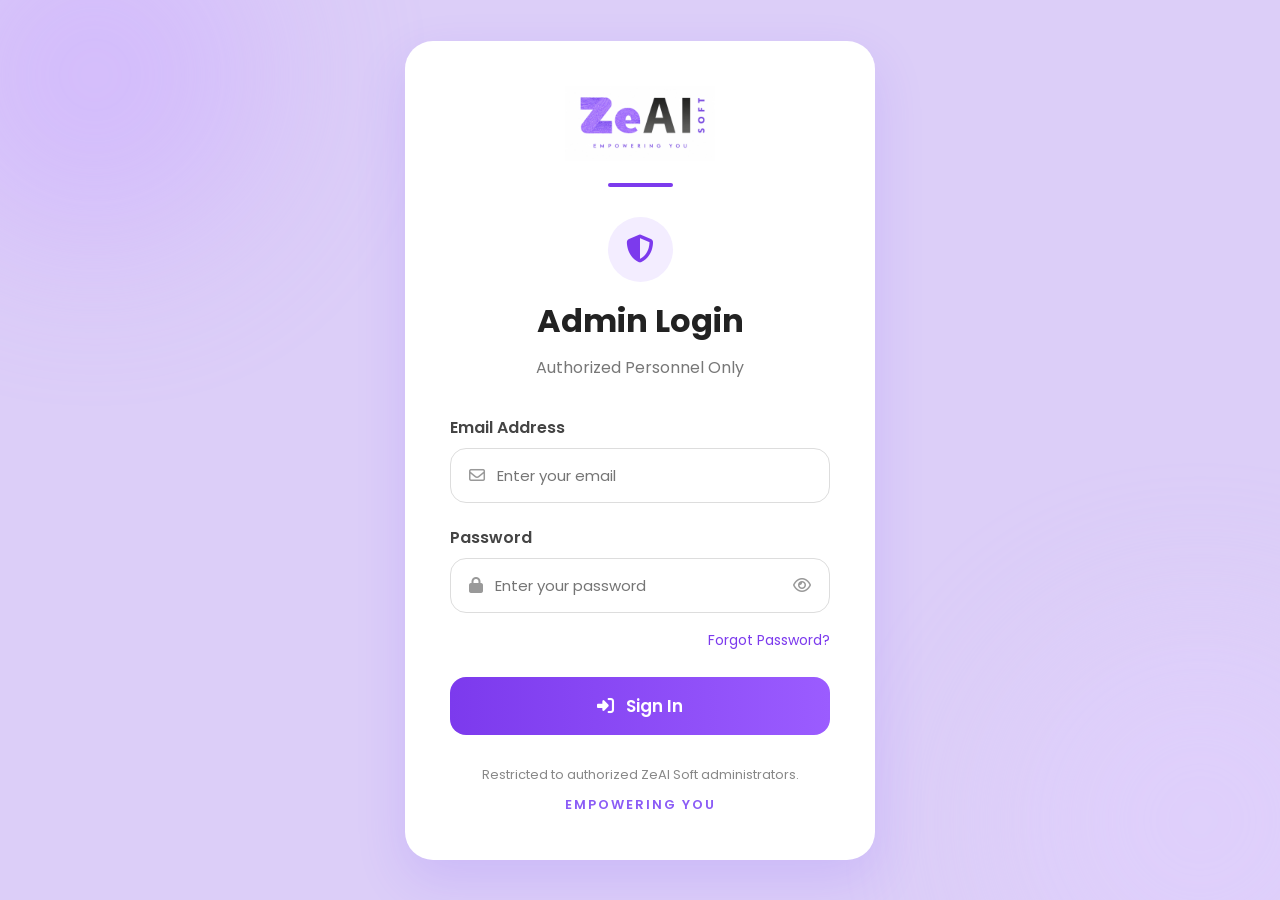
<file: frontend/admin/login.html>
<!DOCTYPE html>
<html lang="en">

<head>
    <meta charset="UTF-8">
    <meta name="viewport" content="width=device-width, initial-scale=1.0">
    <title>ZeAI Soft | Admin Login</title>
    <link rel="stylesheet" href="login.css">
    <!-- Google Font -->
    <link href="https://fonts.googleapis.com/css2?family=Poppins:wght@300;400;500;600;700&display=swap" rel="stylesheet">
    <!-- Font Awesome -->
    <link rel="stylesheet" href="https://cdnjs.cloudflare.com/ajax/libs/font-awesome/6.6.0/css/all.min.css">
</head>

<body>

<div class="background">
    <div class="background-circle one"></div>
    <div class="background-circle two"></div>
</div>

<div class="login-container">

    <!-- LOGIN CARD -->
    <div class="login-card" id="loginCard">
        <!-- Logo -->
        <div class="logo">
            <img src="logo (2).jpeg" alt="ZeAI Soft">
        </div>

        <!-- Divider -->
        <div class="divider"></div>

        <!-- Heading -->
        <div class="heading">
            <div class="icon">
                <i class="fa-solid fa-shield-halved"></i>
            </div>
            <h2>Admin Login</h2>
            <p>Authorized Personnel Only</p>
        </div>

        <!-- Login Form -->
        <form id="loginForm">
            <!-- Email -->
            <div class="form-group">
                <label>Email Address</label>
                <div class="input-box">
                    <i class="fa-regular fa-envelope"></i>
                    <input type="email" id="email" placeholder="Enter your email" required>
                </div>
            </div>

            <!-- Password -->
            <div class="form-group">
                <label>Password</label>
                <div class="input-box">
                    <i class="fa-solid fa-lock"></i>
                    <input type="password" id="password" placeholder="Enter your password" required>
                    <i class="fa-regular fa-eye eye" id="togglePassword"></i>
                </div>
            </div>

            <!-- Forgot Password -->
            <div class="forgot">
                <a href="#" id="forgotPasswordLink">Forgot Password?</a>
            </div>

            <!-- Button -->
            <button class="login-btn" type="submit">
                <i class="fa-solid fa-right-to-bracket"></i>
                Sign In
            </button>
        </form>

        <!-- Footer -->
        <div class="footer">
            <p>Restricted to authorized ZeAI Soft administrators.</p>
            <span>EMPOWERING YOU</span>
        </div>
    </div>

    <!-- FORGOT PASSWORD CARD (Hidden by default) -->
    <div class="login-card hide" id="forgotCard">
        <!-- Heading -->
        <div class="heading">
            <div class="icon">
                <i class="fa-solid fa-key"></i>
            </div>
            <h2>Reset Password</h2>
            <p>Follow the steps to reset your password</p>
        </div>

        <!-- Step 1: Request OTP -->
        <form id="requestOtpForm">
            <div class="form-group">
                <label>Email or Phone Number</label>
                <div class="input-box">
                    <i class="fa-solid fa-user-shield"></i>
                    <input type="text" id="resetIdentifier" placeholder="Email or Phone Number" required>
                </div>
            </div>
            <button class="login-btn" type="submit">Send OTP</button>
        </form>

        <!-- Step 2: Verify OTP & New Password (Hidden until Step 1 complete) -->
        <form id="resetPasswordForm" class="hide">
            <div class="form-group">
                <label>Enter OTP</label>
                <div class="input-box">
                    <i class="fa-solid fa-circle-check"></i>
                    <input type="text" id="otpCode" placeholder="Enter 6-digit OTP" required>
                </div>
            </div>

            <div class="form-group">
                <label>New Password</label>
                <div class="input-box">
                    <i class="fa-solid fa-lock"></i>
                    <input type="password" id="newPassword" placeholder="Enter new password" required>
                </div>
            </div>

            <div class="form-group">
                <label>Confirm New Password</label>
                <div class="input-box">
                    <i class="fa-solid fa-lock"></i>
                    <input type="password" id="confirmPassword" placeholder="Confirm new password" required>
                </div>
            </div>

            <button class="login-btn" type="submit">Reset Password</button>
        </form>

        <div class="forgot" style="text-align: center; margin-top: 15px;">
            <a href="#" id="backToLoginLink"><i class="fa-solid fa-arrow-left"></i> Back to Login</a>
        </div>
    </div>

</div>

<!-- Flash Message Notifications -->
<div id="flashMessage" class="flash-message">
    <i class="fa-solid fa-circle-check"></i>
    <span id="flashText">Signed in successfully!</span>
</div>

<script src="login.js"></script>
</body>
</html>
</file>
<file: frontend/landing.css>
*{
    margin:0;
    padding:0;
    box-sizing:border-box;
    font-family:'Poppins',sans-serif;
}

body{

    height:100vh;

    display:flex;
    justify-content:center;
    align-items:center;

    background:linear-gradient(135deg,#d0bdf4,#dccef8);

    overflow:hidden;
}

/* Background Decorative Circles */

body::before{
    content:"";
    position:absolute;
    width:450px;
    height:450px;
    border-radius:50%;
    background:rgba(255,255,255,.18);
    top:-120px;
    left:-120px;
}

body::after{
    content:"";
    position:absolute;
    width:350px;
    height:350px;
    border-radius:50%;
    background:rgba(255,255,255,.15);
    bottom:-100px;
    right:-100px;
}

.container{

    width:100%;

    display:flex;
    justify-content:center;
    align-items:center;

    z-index:1;
}

.card{

    width:430px;

    background:#ffffff;

    padding:45px;

    border-radius:25px;

    text-align:center;

    box-shadow:0 20px 45px rgba(0,0,0,.12);

}

.logo{

    width:180px;

    margin-bottom:20px;

}

.card h2{

    color:#5a189a;

    font-size:34px;

    margin-bottom:18px;

    font-weight:700;

}

.card p{

    color:#666;

    line-height:1.7;

    margin-bottom:35px;

    font-size:16px;

}

button{

    width:100%;

    padding:15px;

    border:none;

    border-radius:12px;

    cursor:pointer;

    font-size:17px;

    font-weight:600;

    transition:.3s;

    margin-top:18px;

}

.user-btn{

    background:#9d4edd;

    color:white;

}

.user-btn:hover{

    background:#7b2cbf;

    transform:translateY(-3px);

    box-shadow:0 8px 20px rgba(123,44,191,.3);

}

.admin-btn{

    background:#c77dff;

    color:white;

}

.admin-btn:hover{

    background:#9d4edd;

    transform:translateY(-3px);

    box-shadow:0 8px 20px rgba(157,78,221,.3);

}

@media(max-width:500px){

.card{

    width:90%;

    padding:35px 25px;

}

.logo{

    width:150px;

}

.card h2{

    font-size:28px;

}

button{

    font-size:16px;

}

}
</file>
<file: frontend/admin/login.css>
/* ==========================
   RESET
========================== */

*{
    margin:0;
    padding:0;
    box-sizing:border-box;
    font-family:'Poppins',sans-serif;
}

body{
    background: #DCCEF8;
    min-height:100vh;
    overflow-x:hidden;
}

/* ==========================
   BACKGROUND
========================== */

.background{
    position:fixed;
    inset:0;
    overflow:hidden;
    z-index:-1;
    background:linear-gradient(135deg,#D0BDF4
#DCCEF8);
}

.background-circle{
    position:absolute;
    border-radius:50%;
    filter:blur(80px);
    opacity:.45;
}

.background-circle.one{
    width:350px;
    height:350px;
    background:#caa8ff;
    top:-100px;
    left:-80px;
}

.background-circle.two{
    width:400px;
    height:400px;
    background:#e3d2ff;
    bottom:-120px;
    right:-120px;
}

/* ==========================
   LOGIN CONTAINER
========================== */

.login-container{
    width:100%;
    min-height:100vh;

    display:flex;
    justify-content:center;
    align-items:center;

    padding:40px 20px;
}

/* ==========================
   LOGIN CARD
========================== */

.login-card{

    width:100%;
    max-width:470px;

    background:#fff;

    border-radius:28px;

    padding:45px;

    box-shadow:
        0 20px 50px rgba(110,70,255,.15);

    animation:fadeUp .7s ease;

}

/* ==========================
   LOGO
========================== */

.logo{
    display:flex;
    justify-content:center;
}

.logo img{
    width:150px;
}

/* ==========================
   DIVIDER
========================== */

.divider{
    width:65px;
    height:4px;
    background:#7c3aed;
    margin:22px auto 30px;
    border-radius:50px;
}

/* ==========================
   HEADING
========================== */

.heading{
    text-align:center;
}

.icon{
    width:65px;
    height:65px;

    margin:auto;

    border-radius:50%;

    background:#f3edff;

    display:flex;
    justify-content:center;
    align-items:center;

    color:#7c3aed;

    font-size:28px;

    margin-bottom:15px;
}

.heading h2{

    font-size:32px;

    color:#222;

    margin-bottom:10px;

}

.heading p{

    color:#777;

    margin-bottom:35px;

}

/* ==========================
   FORM
========================== */

.form-group{

    margin-bottom:22px;

}

label{

    display:block;

    margin-bottom:8px;

    font-weight:600;

    color:#444;

}

.input-box{

    display:flex;

    align-items:center;

    border:1px solid #ddd;

    border-radius:16px;

    padding:15px 18px;

    transition:.3s;

}

.input-box:hover{

    border-color:#7c3aed;

}

.input-box:focus-within{

    border-color:#7c3aed;

    box-shadow:0 0 10px rgba(124,58,237,.15);

}

.input-box i{

    color:#999;

}

.input-box input{

    flex:1;

    border:none;

    outline:none;

    margin-left:12px;

    font-size:15px;

    background:none;

}

.eye{

    cursor:pointer;

}

/* ==========================
   FORGOT
========================== */

.forgot{

    text-align:right;

    margin-top:-8px;

    margin-bottom:25px;

}

.forgot a{

    text-decoration:none;

    color:#7c3aed;

    font-size:14px;

}

.forgot a:hover{

    text-decoration:underline;

}

/* ==========================
   BUTTON
========================== */

.login-btn{

    width:100%;

    border:none;

    border-radius:16px;

    padding:16px;

    background:linear-gradient(90deg,#7c3aed,#9b5cff);

    color:#fff;

    font-size:17px;

    font-weight:600;

    cursor:pointer;

    transition:.3s;

}

.login-btn i{

    margin-right:8px;

}

.login-btn:hover{

    transform:translateY(-2px);

    box-shadow:0 15px 30px rgba(124,58,237,.30);

}

/* ==========================
   FOOTER
========================== */

.footer{

    margin-top:30px;

    text-align:center;

}

.footer p{

    color:#888;

    font-size:13px;

}

.footer span{

    display:block;

    margin-top:10px;

    color:#8b5cf6;

    font-weight:600;

    letter-spacing:2px;

    font-size:13px;

}

/* ==========================
   ANIMATION
========================== */

@keyframes fadeUp{

    from{

        opacity:0;
        transform:translateY(30px);

    }

    to{

        opacity:1;
        transform:translateY(0);

    }

}

/* ==========================
   TABLET
========================== */

@media(max-width:768px){

.login-card{

    padding:35px 25px;

    border-radius:22px;

}

.heading h2{

    font-size:28px;

}

.logo img{

    width:130px;

}

}

/* ==========================
   MOBILE
========================== */

@media(max-width:480px){

.login-container{

    padding:20px 15px;

}

.login-card{

    padding:28px 20px;

}

.heading h2{

    font-size:24px;

}

.input-box{

    padding:13px;

}

.login-btn{

    padding:15px;

}

.footer p{

    font-size:12px;

}

}
/* ==========================
   FLASH MESSAGE
========================== */

.flash-message{

    position:fixed;

    top:30px;

    right:30px;

    background:#22c55e;

    color:white;

    padding:16px 24px;

    border-radius:12px;

    display:flex;

    align-items:center;

    gap:10px;

    font-size:16px;

    font-weight:500;

    box-shadow:0 10px 25px rgba(0,0,0,.15);

    transform:translateX(400px);

    transition:.4s ease;

    z-index:9999;

}

.flash-message.show{

    transform:translateX(0);

}

.flash-message i{

    font-size:20px;

}

@media(max-width:480px){

.flash-message{

    left:15px;

    right:15px;

    top:20px;

    transform:translateY(-120px);

}

.flash-message.show{

    transform:translateY(0);

}

}
/* Add these rules at the bottom of your existing style.css */

.hide {
    display: none !important;
}

#backToLoginLink {
    font-size: 0.9rem;
    color: var(--primary-color, #4f46e5); /* Falls back to classic blue if variable isn't set */
    text-decoration: none;
    display: inline-flex;
    align-items: center;
    gap: 5px;
}

#backToLoginLink:hover {
    text-decoration: underline;
}

/* Dynamic styling classes for Flash Messages */
.flash-message.success {
    background-color: #10b981;
    color: white;
}

.flash-message.error {
    background-color: #ef4444;
    color: white;
}
</file>
